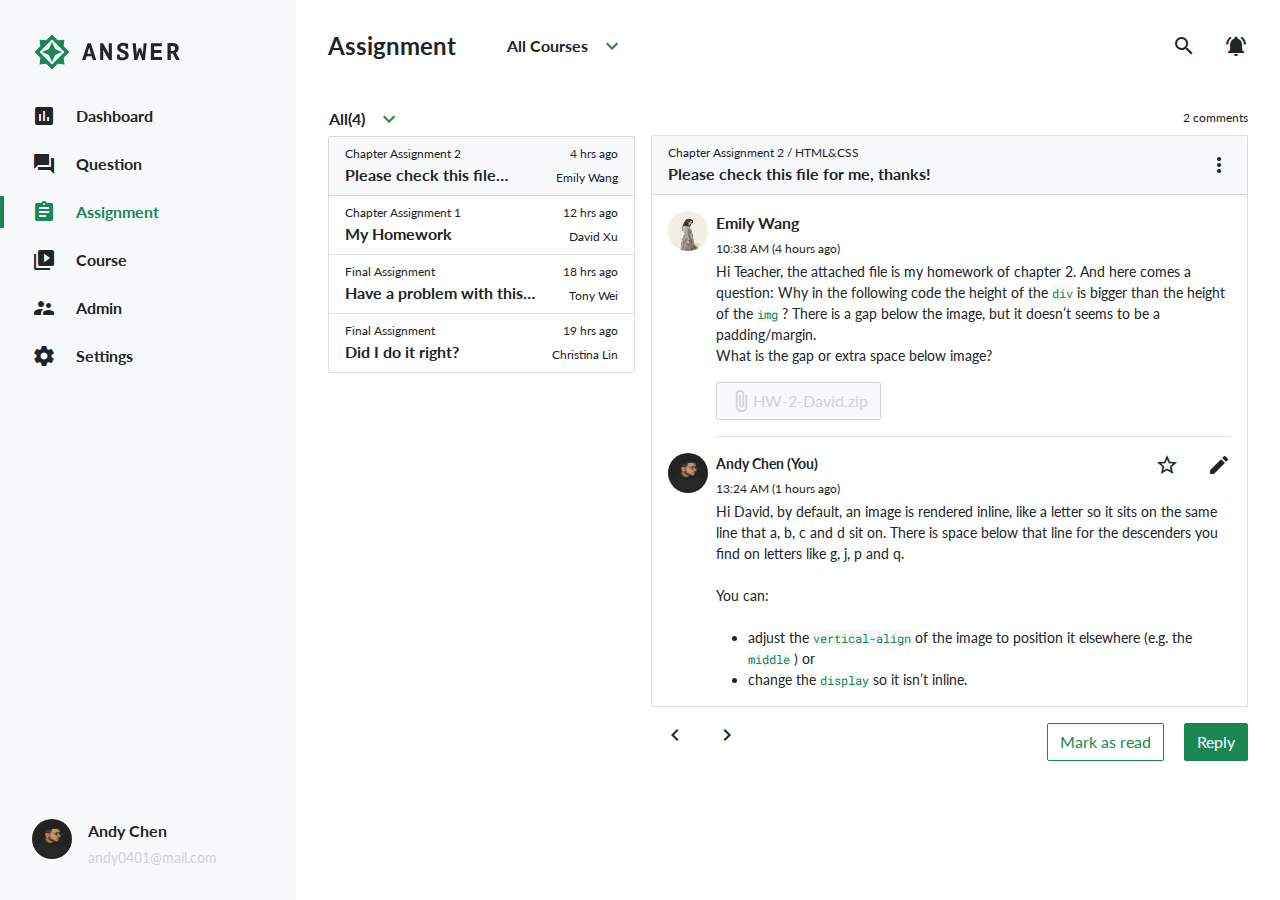
<file: index.html>
<!DOCTYPE html>
<html lang="en">

  <head>
    <meta charset="UTF-8">
    <meta name="viewport" content="width=device-width, initial-scale=1.0">
    <meta http-equiv="X-UA-Compatible" content="ie=edge">
    <title>Boostrap Index</title>
    <!-- google fonts -->
    <link rel="preconnect" href="https://fonts.googleapis.com">
    <link rel="preconnect" href="https://fonts.gstatic.com" crossorigin>
    <link href="https://fonts.googleapis.com/css2?family=Lato:ital,wght@0,400;0,700;1,400;1,700&family=Roboto+Mono:ital@0;1&display=swap" rel="stylesheet">
    <!-- google Material design icons -->
    <link href="https://fonts.googleapis.com/icon?family=Material+Icons" rel="stylesheet">
    <link href="https://fonts.googleapis.com/icon?family=Material+Icons+Outlined" rel="stylesheet">
    <!-- font-awesome -->
    <link rel="stylesheet" href="https://cdnjs.cloudflare.com/ajax/libs/font-awesome/5.13.0/css/all.min.css" />
    <!-- ckeditor5 CDN -->
    <script src="https://cdn.ckeditor.com/ckeditor5/35.0.1/classic/ckeditor.js"></script>
    <link rel="stylesheet" href="./assets/style/all.css">
  </head>

  <body>
    <aside class="bg-light text-dark vh-100 d-flex flex-column justify-content-between py-8">
      <nav>
        <h1 class="lh-0 mb-5">
          <a class="d-inline-block ps-8" href="index.html">
            <img src="./assets/images/logo-ANSWER.svg" alt="logo-ANSWER">
          </a>
        </h1>
        <ul class="nav list-unstyled flex-column">
          <li class="nav-item">
            <a id="link-dashboard" class="nav-link link-dark" href="#">
              <span class="material-icons">
                assessment
              </span>
              <span class="fw-bold ms-4">
                Dashboard
              </span>
            </a>
          </li>
          <li class="nav-item">
            <a id="link-question" class="nav-link link-dark" href="#">
              <span class="material-icons">
                question_answer
              </span>
              <span class="fw-bold ms-4">
                Question
              </span>
            </a>
          </li>
          <li class="nav-item">
            <a id="link-assignment" class="nav-link link-dark active" href="index.html">
              <span class="material-icons">
                assignment
              </span>
              <span class="fw-bold ms-4">
                Assignment
              </span>
            </a>
          </li>
          <li class="nav-item">
            <a id="link-course" class="nav-link link-dark" href="#">
              <span class="material-icons">
                video_library
              </span>
              <span class="fw-bold ms-4">
                Course
              </span>
            </a>
          </li>
          <li class="nav-item">
            <a id="link-admin" class="nav-link link-dark" href="admin.html">
              <span class="material-icons">
                supervisor_account
              </span>
              <span class="fw-bold ms-4">
                Admin  
              </span>
            </a>
          </li>
          <li class="nav-item">
            <a id="link-settings" class="nav-link link-dark" href="#">
              <span class="material-icons">
                settings
              </span>
              <span class="fw-bold ms-4">
                Settings
              </span>
            </a>
          </li>
        </ul>
      </nav>
      <div class="d-flex ps-8">
        <img class="account-photo-size rounded-circle" src="./assets/images/photo-Andy.png" alt="account-photo">
        <div class="ms-4">
          <p class="fw-bold mb-1">Andy Chen</p>
          <p class="fs-7 text-gray-400">andy0401@mail.com</p>
        </div>
      </div>
    </aside>
    <main class="py-8">
      
<div class="container px-8">
  <header class="d-flex justify-content-between align-items-center pb-8 mb-3">
    <div class="d-flex">
      <h2 class="fs-4 fw-bold mb-0">Assignment</h2>
      <div class="dropdown ms-12_5">
        <button class="btn fw-bold p-0" type="button" id="btn-menu-all-courses" data-bs-toggle="dropdown" 
        aria-haspopup="true"
        aria-expanded="false"
        >
          All Courses
          <span class="material-icons text-success ms-2">
            expand_more
          </span>
        </button>
        <ul class="dropdown-menu" aria-labelledby="btn-menu-all-courses">
          <li><a class="dropdown-item" href="#">Action</a></li>
          <li><a class="dropdown-item" href="#">Another action</a></li>
          <li><a class="dropdown-item" href="#">Something else here</a></li>
        </ul>
      </div>
    </div>
    <div>
      <a class="d-inline-block" href="#">
        <span class="material-icons">
          search
        </span>
      </a>
      <a class="d-inline-block ms-6" href="#">
        <span class="material-icons">
          notifications_active
        </span>        
      </a>
    </div>
  </header>
  <div class="row mx-0">
    <section class="col-4 px-0">
      <div class="dropdown mb-1">
        <button class="btn fw-bold p-0" type="button" id="btn-menu-all-courses" data-bs-toggle="dropdown" 
        aria-haspopup="true"
        aria-expanded="false"
        >
          All(4)
          <span class="material-icons text-success ms-2">
            expand_more
          </span>
        </button>
        <ul class="dropdown-menu" aria-labelledby="btn-menu-all-courses">
          <li><a class="dropdown-item" href="#">All</a></li>
          <li><a class="dropdown-item" href="#">Chapter Assignment 1</a></li>
          <li><a class="dropdown-item" href="#">Chapter Assignment 2</a></li>
          <li><a class="dropdown-item" href="#">Final Assignment</a></li>
        </ul>
      </div>
      <ul class="list-group">
        <li class="list-group-item bg-light">
          <div class="d-flex justify-content-between align-items-end">
            <p class="fs-8">
              Chapter Assignment 2
            </p>
            <span class="fs-8">
              4 hrs ago
            </span>
          </div>
          <div class="d-flex justify-content-between align-items-end">
            <p class="fw-bold">
              Please check this file…
            </p>
            <span class="fs-8 text-gray">
              Emily Wang
            </span>
          </div>
        </li>
        <li class="list-group-item">
          <div class="d-flex justify-content-between align-items-end">
            <p class="fs-8">
              Chapter Assignment 1
            </p>
            <span class="fs-8">
              12 hrs ago
            </span>
          </div>
          <div class="d-flex justify-content-between align-items-end">
            <p class="fw-bold">
              My Homework
            </p>
            <span class="fs-8 text-gray">
              David Xu
            </span>
          </div>
        </li>
        <li class="list-group-item">
          <div class="d-flex justify-content-between align-items-end">
            <p class="fs-8">
              Final Assignment
            </p>
            <span class="fs-8">
              18 hrs ago
            </span>
          </div>
          <div class="d-flex justify-content-between align-items-end">
            <p class="fw-bold">
              Have a problem with this…
            </p>
            <span class="fs-8 text-gray">
              Tony Wei
            </span>
          </div>
        </li>
        <li class="list-group-item">
          <div class="d-flex justify-content-between align-items-end">
            <p class="fs-8">
              Final Assignment
            </p>
            <span class="fs-8">
              19 hrs ago
            </span>
          </div>
          <div class="d-flex justify-content-between align-items-end">
            <p class="fw-bold">
              Did I do it right?
            </p>
            <span class="fs-8 text-gray">
              Christina Lin
            </span>
          </div>
        </li>
      </ul>
    </section>
    <section class="col-8 ps-4 pe-0">
      <p class="fs-8 text-gray text-end pt-1 mb-2">
        2 comments
      </p>
      <div class="card mb-4">
        <div class="card-header bg-light d-flex justify-content-between align-items-center">
          <div>
            <p class="fs-8">
              Chapter Assignment 2 / HTML&CSS
            </p>
            <p class="fw-bold">
              Please check this file for me, thanks!
            </p>
          </div>
          <a href="#">
            <span class="material-icons">
              more_vert
            </span>
          </a>
        </div>
        <div class="card-body">
          <article class="d-flex mb-4">
            <div>
              <img class="account-photo-size rounded-circle" src="./assets/images/photo-Emily.png">
            </div>
            <div class="border-bottom pb-4 ms-2">
              <p class="fw-bold">Emily Wang</p>
              <time class="fs-8 lh-lg text-gray mb-4">10:38 AM (4 hours ago)</time>
              <div class="fs-7">
                <p class="mb-4">
                  Hi Teacher, the attached file is my homework of chapter 2. And here comes a question: Why in the following code the height of the <code class="font-mono bg-light text-success">div</code> is bigger than the height of the <code class="font-mono bg-light text-success">img</code> ? There is a gap below the image, but it doesn’t seems to be a padding/margin.<br>What is the gap or extra space below image?
                </p>
                <a href="#" class="btn btn-outline-gray-400 bg-light" download="HW-2-David.zip"><span
                  class="material-icons">
                  attach_file
                </span>HW-2-David.zip</a>
              </div>
            </div>
          </article>
          <article class="answer d-flex">
            <div>
              <img class="account-photo-size rounded-circle" src="./assets/images/photo-Andy.png" alt="account-photo">
            </div>
            <div class="fs-7 ms-2">
              <div class="d-flex justify-content-between">
                <p class="fw-bold">Andy Chen (You)</p>
                <div>
                  <a href="#">
                    <span class="material-icons-outlined">
                      star_outline
                    </span>
                  </a>
                  <a href="#">
                    <span class="material-icons ms-6">
                      edit
                    </span>
                  </a>
                </div>
              </div>
              <time class="fs-8 lh-lg text-gray mb-4">13:24 AM (1 hours ago)</time>
              <p class="fs-7">
                Hi David, by default, an image is rendered inline, like a letter so it sits on the same line that a, b, c and d sit on. There is space below that line for the descenders you find on letters like g, j, p and q.
                <br><br>You can:
              </p>
              <br>
              <ul class="mb-0">
                <li>
                  adjust the <code class="font-mono bg-light text-success">vertical-align</code> of the image to position it elsewhere (e.g. the <code class="font-mono bg-light text-success">middle</code> ) or
                </li>
                <li>
                  change the <code class="font-mono bg-light text-success">display</code> so it isn’t inline.
                </li>
              </ul>
            </div>
          </article>
        </div>
        <div class="reply-editor collapse" id="reply-editor">
          <div id="editor"></div>
        </div>
      </div>
      <footer class="d-flex justify-content-between">
        <div>
          <a class="p-3" class="#" href="#">
            <span class="material-icons">
              chevron_left
            </span>
          </a>
          <a class="p-3" href="#">
            <span class="material-icons">
              chevron_right
            </span>
          </a>
        </div>
        <div>
          <button id="btn-mark" type="button" class="btn btn-outline-success">Mark as read</button>
          <button id="btn-cancel" type="button" class="btn btn-outline-success d-none"
          data-bs-toggle="collapse"
          data-bs-target="#reply-editor"
          aria-expanded="false"
          aria-controls="reply-editor"
          >Cancel
          </button>
          <button
          id="btn-reply"
          type="button"
          class="btn btn-success ms-4"
          data-bs-toggle="collapse"
          data-bs-target="#reply-editor"
          aria-expanded="false"
          aria-controls="reply-editor"
          >
            Reply
          </button>
          <button
          id="btn-reply-submit"
          type="button"
          class="btn btn-success ms-4 d-none"
          >
            Reply
          </button>
        </div>
      </footer>
    </section>
  </div>
</div>

<!-- ckeditor5 -->
<script>
  ClassicEditor
          .create( document.querySelector( '#editor' ) )
          .then( editor => {
                  console.log( editor );
          } )
          .catch( error => {
                  console.error( error );
          } );
</script>

<style>
  .ck-editor__editable[role="textbox"] {
      /* editing area */
      min-height: 200px;
  }
  .ck-content .image {
      /* block images */
      max-width: 80%;
      margin: 20px auto;
  }
</style>
<!-- ckeditor5 end -->
    </main>

    <script src="./assets/js/vendors.js"></script>
    <script src="./assets/js/all.js"></script>
  </body>

</html>
</file>
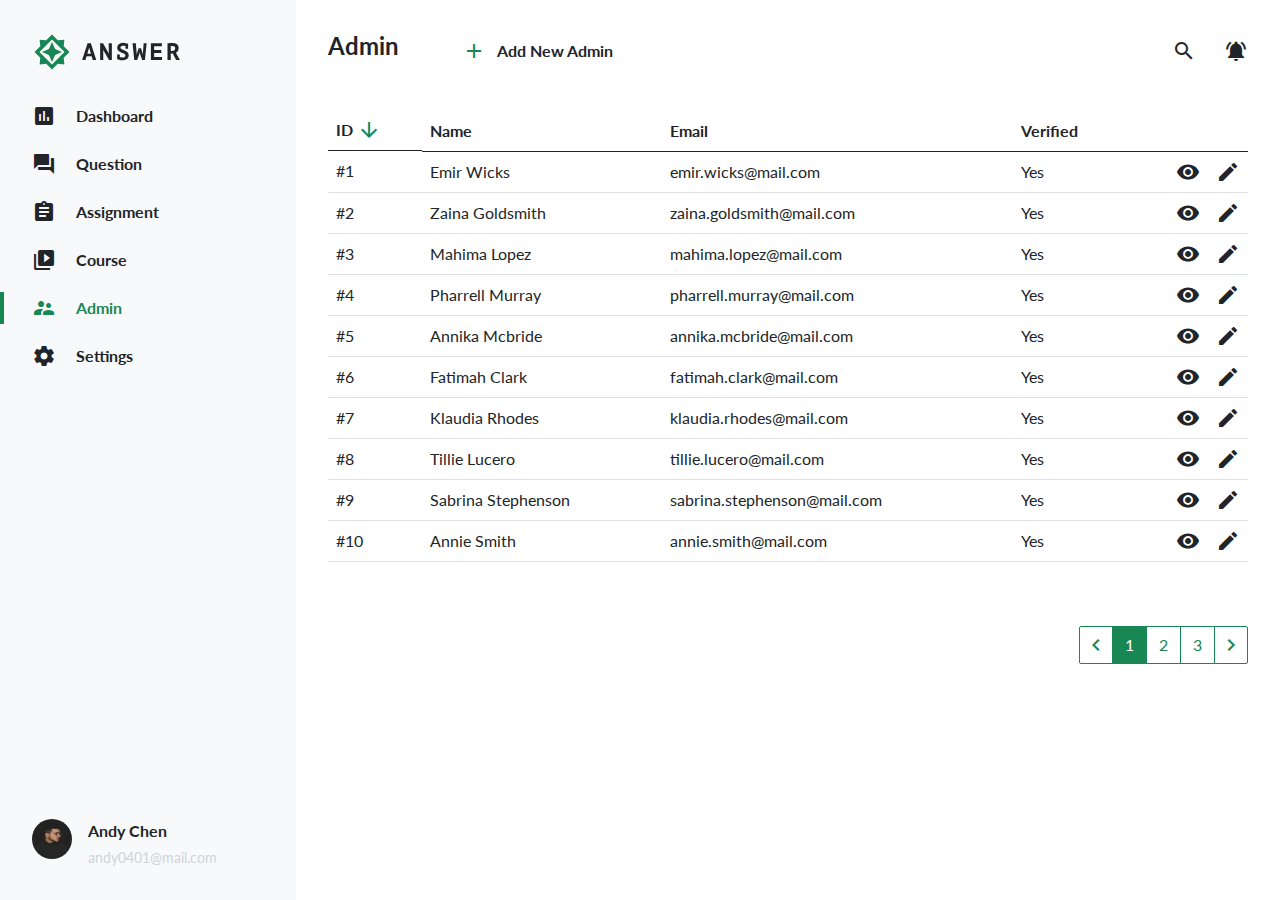
<file: admin.html>
<!DOCTYPE html>
<html lang="en">

  <head>
    <meta charset="UTF-8">
    <meta name="viewport" content="width=device-width, initial-scale=1.0">
    <meta http-equiv="X-UA-Compatible" content="ie=edge">
    <title>Admin</title>
    <!-- google fonts -->
    <link rel="preconnect" href="https://fonts.googleapis.com">
    <link rel="preconnect" href="https://fonts.gstatic.com" crossorigin>
    <link href="https://fonts.googleapis.com/css2?family=Lato:ital,wght@0,400;0,700;1,400;1,700&family=Roboto+Mono:ital@0;1&display=swap" rel="stylesheet">
    <!-- google Material design icons -->
    <link href="https://fonts.googleapis.com/icon?family=Material+Icons" rel="stylesheet">
    <link href="https://fonts.googleapis.com/icon?family=Material+Icons+Outlined" rel="stylesheet">
    <!-- font-awesome -->
    <link rel="stylesheet" href="https://cdnjs.cloudflare.com/ajax/libs/font-awesome/5.13.0/css/all.min.css" />
    <!-- ckeditor5 CDN -->
    <script src="https://cdn.ckeditor.com/ckeditor5/35.0.1/classic/ckeditor.js"></script>
    <link rel="stylesheet" href="./assets/style/all.css">
  </head>

  <body>
    <aside class="bg-light text-dark vh-100 d-flex flex-column justify-content-between py-8">
      <nav>
        <h1 class="lh-0 mb-5">
          <a class="d-inline-block ps-8" href="index.html">
            <img src="./assets/images/logo-ANSWER.svg" alt="logo-ANSWER">
          </a>
        </h1>
        <ul class="nav list-unstyled flex-column">
          <li class="nav-item">
            <a id="link-dashboard" class="nav-link link-dark" href="#">
              <span class="material-icons">
                assessment
              </span>
              <span class="fw-bold ms-4">
                Dashboard
              </span>
            </a>
          </li>
          <li class="nav-item">
            <a id="link-question" class="nav-link link-dark" href="#">
              <span class="material-icons">
                question_answer
              </span>
              <span class="fw-bold ms-4">
                Question
              </span>
            </a>
          </li>
          <li class="nav-item">
            <a id="link-assignment" class="nav-link link-dark active" href="index.html">
              <span class="material-icons">
                assignment
              </span>
              <span class="fw-bold ms-4">
                Assignment
              </span>
            </a>
          </li>
          <li class="nav-item">
            <a id="link-course" class="nav-link link-dark" href="#">
              <span class="material-icons">
                video_library
              </span>
              <span class="fw-bold ms-4">
                Course
              </span>
            </a>
          </li>
          <li class="nav-item">
            <a id="link-admin" class="nav-link link-dark" href="admin.html">
              <span class="material-icons">
                supervisor_account
              </span>
              <span class="fw-bold ms-4">
                Admin  
              </span>
            </a>
          </li>
          <li class="nav-item">
            <a id="link-settings" class="nav-link link-dark" href="#">
              <span class="material-icons">
                settings
              </span>
              <span class="fw-bold ms-4">
                Settings
              </span>
            </a>
          </li>
        </ul>
      </nav>
      <div class="d-flex ps-8">
        <img class="account-photo-size rounded-circle" src="./assets/images/photo-Andy.png" alt="account-photo">
        <div class="ms-4">
          <p class="fw-bold mb-1">Andy Chen</p>
          <p class="fs-7 text-gray-400">andy0401@mail.com</p>
        </div>
      </div>
    </aside>
    <main class="py-8">
      
<div class="container px-8">
  <header class="d-flex justify-content-between align-items-center pb-8 mb-2">
    <div class="d-flex">
      <h2 class="fs-4 fw-bold mb-0">Admin</h2>
      <div class="dropdown ms-12_5">
        <!-- Button trigger modal -->
        <button type="button" class="btn fw-bold" data-bs-toggle="modal" data-bs-target="#modal-new-admin">
          <span class="material-icons text-success me-2">
            add
          </span>
          Add New Admin
        </button>
      </div>
    </div>
    <div>
      <a class="d-inline-block" href="#">
        <span class="material-icons">
          search
        </span>
      </a>
      <a class="d-inline-block ms-6" href="#">
        <span class="material-icons">
          notifications_active
        </span>        
      </a>
    </div>
  </header>

  <table class="table table-hover mb-16">
    <thead>
      <tr>
        <th scope="col" class="d-flex align-items-center">ID <span class="material-icons arrow-down text-success ms-1">
    arrow_downward
    </span> 
        </th>
        <th scope="col">Name</th>
        <th scope="col">Email</th>
        <th scope="col">Verified</th>
        <th scope="col"> </th>
      </tr>
    </thead>
    <tbody>
      <tr>
        <td scope="row">#1</td>
        <td>Emir Wicks</td>
        <td>emir.wicks@mail.com</td>
        <td>Yes</td>
        <td class="d-flex justify-content-end">
          <a href="#" class="link-dark me-4" data-bs-toggle="modal" data-bs-target="#modal-personal-info">
            <span class="material-icons">
            visibility
            </span>        
          </a>
          <a href="#" class="link-dark" data-bs-toggle="modal" data-bs-target="#modal-edit-admin">
  <span class="material-icons">
  mode_edit
  </span>
          </a>
        </td>
      </tr>
      <tr>
        <td scope="row">#2</td>
        <td>Zaina Goldsmith</td>
        <td>zaina.goldsmith@mail.com</td>
        <td>Yes</td>
        <td class="d-flex justify-content-end">
          <span class="material-icons me-4">
            visibility
          </span>      
          <span class="material-icons">
          mode_edit
          </span>
        </td>        
      </tr>
      <tr>
        <td scope="row">#3</td>
        <td>Mahima Lopez</td>
        <td>mahima.lopez@mail.com</td>
        <td>Yes</td>
        <td class="d-flex justify-content-end">
          <span class="material-icons me-4">
            visibility
          </span>      
          <span class="material-icons">
          mode_edit
          </span>
        </td>
      </tr>
          <tr>
        <td scope="row">#4</td>
        <td>Pharrell Murray</td>
        <td>pharrell.murray@mail.com</td>
            <td>Yes</td>
        <td class="d-flex justify-content-end">
          <span class="material-icons me-4">
            visibility
          </span>      
          <span class="material-icons">
          mode_edit
          </span>
        </td>          
      </th>
          <tr>
        <td scope="row">#5</td>
        <td>Annika Mcbride</td>
        <td>annika.mcbride@mail.com</td>
        <td>Yes</td>
        <td class="d-flex justify-content-end">
          <span class="material-icons me-4">
            visibility
          </span>      
          <span class="material-icons">
          mode_edit
          </span>
        </td>
      </tr>
      <tr>
        <td scope="row">#6</td>
        <td>Fatimah Clark</td>
        <td>fatimah.clark@mail.com</td>
        <td>Yes</td>
        <td class="d-flex justify-content-end">
          <span class="material-icons me-4">
            visibility
          </span>      
          <span class="material-icons">
          mode_edit
          </span>
        </td>
      </tr>
          <tr>
        <td scope="row">#7</td>
        <td>Klaudia Rhodes</td>
        <td>klaudia.rhodes@mail.com</td>
        <td>Yes</td>
        <td class="d-flex justify-content-end">
          <span class="material-icons me-4">
            visibility
          </span>      
          <span class="material-icons">
          mode_edit
          </span>
        </td>
      </tr>
          <tr>
        <td scope="row">#8</td>
        <td>Tillie Lucero</td>
        <td>tillie.lucero@mail.com</td>
        <td>Yes</td>
        <td class="d-flex justify-content-end">
          <span class="material-icons me-4">
            visibility
          </span>      
          <span class="material-icons">
          mode_edit
          </span>
        </td>
      </tr>
        <tr>
        <td scope="row">#9</td>
        <td>Sabrina Stephenson</td>
        <td>sabrina.stephenson@mail.com</td>
        <td>Yes</td>
        <td class="d-flex justify-content-end">
          <span class="material-icons me-4">
            visibility
          </span>      
          <span class="material-icons">
          mode_edit
          </span>
        </td>
      </tr>
      <tr>
        <td scope="row">#10</td>
        <td>Annie Smith</td>
        <td>annie.smith@mail.com</td>
        <td>Yes</td>
        <td class="d-flex justify-content-end">
          <span class="material-icons me-4">
            visibility
          </span>      
          <span class="material-icons">
          mode_edit
          </span>
        </td>
      </tr>
    </tbody>
  </table>
  <pagination class="d-flex justify-content-end" aria-label="Page navigation example">
    <ul class="pagination">
      <li class="page-item">
        <a class="page-link text-success px-1" href="#" aria-label="Previous">
          <span class="material-icons">
            navigate_before
          </span>
        </a>
      </li>
      <li class="page-item active" aria-current="page"><a class="page-link" href="#">1</a></li>
      <li class="page-item"><a class="page-link" href="#">2</a></li>
      <li class="page-item"><a class="page-link" href="#">3</a></li>
      <li class="page-item">
        <a class="page-link text-success px-1" href="#" aria-label="Next">
          <span class="material-icons">
            navigate_next
          </span>
        </a>
      </li>
    </ul>
  </pagination>
</div>

<!-- Modal-New Admin -->
<div class="modal fade" id="modal-new-admin" tabindex="-1" aria-labelledby="modal-new-admin" aria-hidden="true">
  <div class="modal-dialog modal-dialog-scrollable">
    <div class="modal-content">
      <div class="modal-header border-0">
        <h3 class="modal-title" id="exampleModalLabel">New Admin</h3>
        <button type="button" class="btn-close" data-bs-dismiss="modal" aria-label="Close"></button>
      </div>
      <div class="modal-body">
        <div>
          <form>
            <div class="pb-6 border-bottom mb-6">
              <h4 class="fs-5 fw-bold">Account</h4>
              <div class="mb-4">
                <label for="adminleInputName" class="form-label">Name</label>
                <input type="name" class="form-control border-dark" id="adminleInputName">
              </div>
              <div>
                <label for="adminInputEmail" class="form-label">Email</label>
                <input type="email" class="form-control border-dark" id="adminInputEmail" aria-describedby="emailHelp">
                <!-- <div id="emailHelp" class="form-text">We'll never share your email with anyone else.</div> -->
              </div>
            </div>
            <div class="pb-6 border-bottom mb-6">
              <h4 class="fs-5 fw-bold mb-4">Verification</h4>
              <p class="mb-4">
                <span class="material-icons text-danger me-2">
                  report_problem
                </span>
                Unverified
              </p>
              <button type="submit" class="btn btn-outline-gray-400 text-success fw-bold w-100">Send Verification Mail</button>
            </div>
            <div class="pb-6 border-bottom mb-6">
              <h4 class="fs-5 fw-bold mb-4">Access Level</h4>
              <select class="form-select text-secondary" aria-label="Default select example">
                <option selected>-Choose access level-</option>
                <option value="1">Admin</option>
                <option value="2">Member</option>
                <option value="3">Others</option>
              </select>
            </div>
            <div class="mb-9">
              <h4 class="fs-5 fw-bold mb-4">Custom Access</h4>
              <div class="form-check mb-4">
                <input class="form-check-input" type="checkbox" value="" id="flexCheckDefault">
                <label class="form-check-label" for="flexCheckDefault">
                  Lecture
                </label>
              </div>
              <div class="form-check mb-4">
                <input class="form-check-input" type="checkbox" value="" id="flexCheckChecked">
                <label class="form-check-label" for="flexCheckChecked">
                  Coupon
                </label>
              </div>
              <div class="form-check mb-4">
                <input class="form-check-input" type="checkbox" value="" id="flexCheckChecked">
                <label class="form-check-label" for="flexCheckChecked">
                  Message
                </label>
              </div>
              <div class="form-check mb-4">
                <input class="form-check-input" type="checkbox" value="" id="flexCheckChecked">
                <label class="form-check-label" for="flexCheckChecked">
                  Setting
                </label>
              </div>
              <div class="form-check">
                <input class="form-check-input" type="checkbox" value="" id="flexCheckChecked">
                <label class="form-check-label" for="flexCheckChecked">
                  Task Menu
                </label>
              </div>
            </div>
          </form>
        </div>
      </div>
      <div class="modal-footer border-0">
        <button type="button" class="btn btn-outline-success px-8 py-2" data-bs-dismiss="modal">Cancel</button>
        <button type="button" class="btn btn-success ms-4 px-8 py-2">Add</button>
      </div>
    </div>
  </div>
</div>

<!-- Modal-Edit Admin -->
<div class="modal fade" id="modal-edit-admin" tabindex="-1" aria-labelledby="modal-edit-admin" aria-hidden="true">
  <div class="modal-dialog modal-dialog-scrollable">
    <div class="modal-content">
      <div class="modal-header border-0">
        <h3 class="modal-title" id="exampleModalLabel">Edit Admin</h3>
        <button type="button" class="btn-close" data-bs-dismiss="modal" aria-label="Close"></button>
      </div>
      <div class="modal-body">
        <div>
          <form>
            <div class="pb-6 border-bottom mb-6">
              <h4 class="fs-5 fw-bold">Account</h4>
              <div class="mb-4">
                <label for="adminleInputName" class="form-label">Name</label>
                <input type="name" class="form-control text-dark border-light bg-light" id="adminleInputName" placeholder="Emir Wicks" disabled>
              </div>
              <div>
                <label for="adminInputEmail" class="form-label">Email</label>
                <input type="email" class="form-control text-dark border-light bg-light" id="adminInputEmail" placeholder="emir.wicks@mail.com" disabled>
              </div>
            </div>
            <div class="pb-6 border-bottom mb-6">
              <h4 class="fs-5 fw-bold mb-4">Verification</h4>
              <div class="d-flex justify-content-between align-items-center">
                <p class="mb-4">
                  <span class="material-icons text-success me-2">
                    check_circle
                  </span>
                  Verified
                </p>
                <span class="fs-7">2020/4/12</span>
              </div>
              <button type="submit" class="btn btn-outline-gray-400 text-gray-400 fw-bold w-100" disabled>Send Verification Mail</button>
            </div>
            <div class="pb-6 border-bottom mb-6">
              <h4 class="fs-5 fw-bold mb-4">Access Level</h4>
              <select class="form-select text-dark border-dark" aria-label="Default select example">
                <option selected>Admin</option>
                <option value="1">Admin</option>
                <option value="2">Member</option>
                <option value="3">Others</option>
              </select>
            </div>
            <div class="pb-6 border-bottom mb-6">
              <h4 class="fs-5 fw-bold mb-4">Custom Access</h4>
              <div class="form-check mb-4">
                <input class="form-check-input" type="checkbox" value="" id="flexCheckDefault">
                <label class="form-check-label" for="flexCheckDefault">
                  Lecture
                </label>
              </div>
              <div class="form-check mb-4">
                <input class="form-check-input" type="checkbox" value="" id="flexCheckChecked">
                <label class="form-check-label" for="flexCheckChecked">
                  Coupon
                </label>
              </div>
              <div class="form-check mb-4">
                <input class="form-check-input" type="checkbox" value="" id="flexCheckChecked">
                <label class="form-check-label" for="flexCheckChecked">
                  Message
                </label>
              </div>
              <div class="form-check mb-4">
                <input class="form-check-input" type="checkbox" value="" id="flexCheckChecked">
                <label class="form-check-label" for="flexCheckChecked">
                  Setting
                </label>
              </div>
              <div class="form-check">
                <input class="form-check-input" type="checkbox" value="" id="flexCheckChecked">
                <label class="form-check-label" for="flexCheckChecked">
                  Task Menu
                </label>
              </div>
            </div>
            <div class="mb-12">
              <h4 class="fs-5 fw-bold mb-4">Deactivate Account</h4>
              <p class="mb-4">
                <span class="material-icons text-danger me-2">
                  report_problem
                </span>
                This cannot be undone!
              </p>
              <button type="button" class="btn btn-outline-danger text-danger fw-bold w-100" disabled>Send Verification Mail</button>
            </div>
          </form>
        </div>
      </div>
      <div class="modal-footer border-0">
        <button type="button" class="btn btn-outline-success px-8 py-2" data-bs-dismiss="modal">Cancel</button>
        <button type="button" class="btn btn-success ms-4 px-8 py-2">Update</button>
      </div>
    </div>
  </div>
</div>

<!-- Modal-Personal info -->
<div class="modal fade" id="modal-personal-info" tabindex="-1" aria-labelledby="modal-personal-info" aria-hidden="true">
  <div class="modal-dialog">
    <div class="modal-content">
      <div class="modal-body">
        <div class="row g-0">
          <div class="col-md-4">
            <img class="personal-photo" src="./assets/images/photo-personal.png" alt="photo-Wicks">
          </div>
          <div class="col-md-8">
            <div class="d-flex justify-content-between mb-2">
              <span>#1</span>
              <button type="button" class="btn-close" data-bs-dismiss="modal" aria-label="Close"></button>
            </div>
            <p>Admin</p>
            <h3 class="fs-4 mb-2">Emir Wicks</h3>
            <small class="fs-7 text-secondary mb-4">emir.wicks@mail.com</small>
            <div class="accordion accordion-flush" id="accordionFlushExample">
              <div class="accordion-item">
                <h4 class="accordion-header" id="flush-headingOne">
                  <button class="accordion-button collapsed p-0" type="button" data-bs-toggle="collapse" data-bs-target="#flush-collapseOne" aria-expanded="false" aria-controls="flush-collapseOne">
                    <mark class="bg-light fs-7 px-2 py-1">Verified</mark>
                  </button>
                </h4>
                <div id="flush-collapseOne" class="accordion-collapse collapse" aria-labelledby="flush-headingOne" data-bs-parent="#accordionFlushExample">
                  <div class="accordion-body px-0 py-8 text-end">
                    <button type="button" class="btn btn-outline-danger px-8 py-2">Deactivate</button>
                    <button type="button" class="btn btn-success ms-4 px-8 py-2">Edit</button>
                </div>
              </div>
          </div>
        </div>
      </div>
    </div>
  </div>
</div>
    </main>

    <script src="./assets/js/vendors.js"></script>
    <script src="./assets/js/all.js"></script>
  </body>

</html>
</file>
<file: assets/style/all.css>
@charset "UTF-8";
/* 自定義 */
/* 自定義 */
/* 自定義 */
/*!
 * Bootstrap v5.0.2 (https://getbootstrap.com/)
 * Copyright 2011-2021 The Bootstrap Authors
 * Copyright 2011-2021 Twitter, Inc.
 * Licensed under MIT (https://github.com/twbs/bootstrap/blob/main/LICENSE)
 */
:root {
  --bs-blue: #0d6efd;
  --bs-indigo: #6610f2;
  --bs-purple: #6f42c1;
  --bs-pink: #d63384;
  --bs-red: #dc3545;
  --bs-orange: #fd7e14;
  --bs-yellow: #ffc107;
  --bs-green: #198754;
  --bs-teal: #20c997;
  --bs-cyan: #0dcaf0;
  --bs-white: #fff;
  --bs-gray: #6c757d;
  --bs-gray-dark: #343a40;
  --bs-gray-400: #ced4da;
  --bs-primary: #198754;
  --bs-secondary: #6c757d;
  --bs-success: #198754;
  --bs-info: #0dcaf0;
  --bs-warning: #ffc107;
  --bs-danger: #dc3545;
  --bs-light: #f8f9fa;
  --bs-dark: #212529;
  --bs-gray-400: #ced4da;
  --bs-font-sans-serif: system-ui, -apple-system, "Segoe UI", Roboto, "Helvetica Neue", Arial, "Noto Sans", "Liberation Sans", sans-serif, "Apple Color Emoji", "Segoe UI Emoji", "Segoe UI Symbol", "Noto Color Emoji";
  --bs-font-monospace: SFMono-Regular, Menlo, Monaco, Consolas, "Liberation Mono", "Courier New", monospace;
  --bs-gradient: linear-gradient(180deg, rgba(255, 255, 255, 0.15), rgba(255, 255, 255, 0));
}

*,
*::before,
*::after {
  -webkit-box-sizing: border-box;
          box-sizing: border-box;
}

@media (prefers-reduced-motion: no-preference) {
  :root {
    scroll-behavior: smooth;
  }
}

body {
  margin: 0;
  font-family: var(--bs-font-sans-serif);
  font-size: 1rem;
  font-weight: 400;
  line-height: 1.5;
  color: #212529;
  background-color: #fff;
  -webkit-text-size-adjust: 100%;
  -webkit-tap-highlight-color: rgba(0, 0, 0, 0);
}

hr {
  margin: 1rem 0;
  color: inherit;
  background-color: currentColor;
  border: 0;
  opacity: 0.25;
}

hr:not([size]) {
  height: 1px;
}

h1, .h1, h2, .h2, h3, .h3, h4, .h4, h5, .h5, h6, .h6 {
  margin-top: 0;
  margin-bottom: 0.5rem;
  font-weight: 500;
  line-height: 1.2;
}

h1, .h1 {
  font-size: calc(1.375rem + 1.5vw);
}

@media (min-width: 1200px) {
  h1, .h1 {
    font-size: 2.5rem;
  }
}

h2, .h2 {
  font-size: calc(1.325rem + 0.9vw);
}

@media (min-width: 1200px) {
  h2, .h2 {
    font-size: 2rem;
  }
}

h3, .h3 {
  font-size: calc(1.3rem + 0.6vw);
}

@media (min-width: 1200px) {
  h3, .h3 {
    font-size: 1.75rem;
  }
}

h4, .h4 {
  font-size: calc(1.275rem + 0.3vw);
}

@media (min-width: 1200px) {
  h4, .h4 {
    font-size: 1.5rem;
  }
}

h5, .h5 {
  font-size: 1.25rem;
}

h6, .h6 {
  font-size: 1rem;
}

p {
  margin-top: 0;
  margin-bottom: 0;
}

abbr[title],
abbr[data-bs-original-title] {
  -webkit-text-decoration: underline dotted;
          text-decoration: underline dotted;
  cursor: help;
  -webkit-text-decoration-skip-ink: none;
          text-decoration-skip-ink: none;
}

address {
  margin-bottom: 1rem;
  font-style: normal;
  line-height: inherit;
}

ol,
ul {
  padding-left: 2rem;
}

ol,
ul,
dl {
  margin-top: 0;
  margin-bottom: 1rem;
}

ol ol,
ul ul,
ol ul,
ul ol {
  margin-bottom: 0;
}

dt {
  font-weight: 700;
}

dd {
  margin-bottom: .5rem;
  margin-left: 0;
}

blockquote {
  margin: 0 0 1rem;
}

b,
strong {
  font-weight: bolder;
}

small, .small {
  font-size: 0.875em;
}

mark, .mark {
  padding: 0.2em;
  background-color: #fcf8e3;
}

sub,
sup {
  position: relative;
  font-size: 0.75em;
  line-height: 0;
  vertical-align: baseline;
}

sub {
  bottom: -.25em;
}

sup {
  top: -.5em;
}

a {
  color: #198754;
  text-decoration: underline;
}

a:hover {
  color: #146c43;
}

a:not([href]):not([class]), a:not([href]):not([class]):hover {
  color: inherit;
  text-decoration: none;
}

pre,
code,
kbd,
samp {
  font-family: var(--bs-font-monospace);
  font-size: 1em;
  direction: ltr /* rtl:ignore */;
  unicode-bidi: bidi-override;
}

pre {
  display: block;
  margin-top: 0;
  margin-bottom: 1rem;
  overflow: auto;
  font-size: 0.875em;
}

pre code {
  font-size: inherit;
  color: inherit;
  word-break: normal;
}

code {
  font-size: 0.875em;
  color: #d63384;
  word-wrap: break-word;
}

a > code {
  color: inherit;
}

kbd {
  padding: 0.2rem 0.4rem;
  font-size: 0.875em;
  color: #fff;
  background-color: #212529;
  border-radius: 0.2rem;
}

kbd kbd {
  padding: 0;
  font-size: 1em;
  font-weight: 700;
}

figure {
  margin: 0 0 1rem;
}

img,
svg {
  vertical-align: middle;
}

table {
  caption-side: bottom;
  border-collapse: collapse;
}

caption {
  padding-top: 0.5rem;
  padding-bottom: 0.5rem;
  color: #6c757d;
  text-align: left;
}

th {
  text-align: inherit;
  text-align: -webkit-match-parent;
}

thead,
tbody,
tfoot,
tr,
td,
th {
  border-color: inherit;
  border-style: solid;
  border-width: 0;
}

label {
  display: inline-block;
}

button {
  border-radius: 0;
}

button:focus:not(:focus-visible) {
  outline: 0;
}

input,
button,
select,
optgroup,
textarea {
  margin: 0;
  font-family: inherit;
  font-size: inherit;
  line-height: inherit;
}

button,
select {
  text-transform: none;
}

[role="button"] {
  cursor: pointer;
}

select {
  word-wrap: normal;
}

select:disabled {
  opacity: 1;
}

[list]::-webkit-calendar-picker-indicator {
  display: none;
}

button,
[type="button"],
[type="reset"],
[type="submit"] {
  -webkit-appearance: button;
}

button:not(:disabled),
[type="button"]:not(:disabled),
[type="reset"]:not(:disabled),
[type="submit"]:not(:disabled) {
  cursor: pointer;
}

::-moz-focus-inner {
  padding: 0;
  border-style: none;
}

textarea {
  resize: vertical;
}

fieldset {
  min-width: 0;
  padding: 0;
  margin: 0;
  border: 0;
}

legend {
  float: left;
  width: 100%;
  padding: 0;
  margin-bottom: 0.5rem;
  font-size: calc(1.275rem + 0.3vw);
  line-height: inherit;
}

@media (min-width: 1200px) {
  legend {
    font-size: 1.5rem;
  }
}

legend + * {
  clear: left;
}

::-webkit-datetime-edit-fields-wrapper,
::-webkit-datetime-edit-text,
::-webkit-datetime-edit-minute,
::-webkit-datetime-edit-hour-field,
::-webkit-datetime-edit-day-field,
::-webkit-datetime-edit-month-field,
::-webkit-datetime-edit-year-field {
  padding: 0;
}

::-webkit-inner-spin-button {
  height: auto;
}

[type="search"] {
  outline-offset: -2px;
  -webkit-appearance: textfield;
}

/* rtl:raw:
[type="tel"],
[type="url"],
[type="email"],
[type="number"] {
  direction: ltr;
}
*/
::-webkit-search-decoration {
  -webkit-appearance: none;
}

::-webkit-color-swatch-wrapper {
  padding: 0;
}

::file-selector-button {
  font: inherit;
}

::-webkit-file-upload-button {
  font: inherit;
  -webkit-appearance: button;
}

output {
  display: inline-block;
}

iframe {
  border: 0;
}

summary {
  display: list-item;
  cursor: pointer;
}

progress {
  vertical-align: baseline;
}

[hidden] {
  display: none !important;
}

.lead {
  font-size: 1.25rem;
  font-weight: 300;
}

.display-1 {
  font-size: calc(1.625rem + 4.5vw);
  font-weight: 300;
  line-height: 1.2;
}

@media (min-width: 1200px) {
  .display-1 {
    font-size: 5rem;
  }
}

.display-2 {
  font-size: calc(1.575rem + 3.9vw);
  font-weight: 300;
  line-height: 1.2;
}

@media (min-width: 1200px) {
  .display-2 {
    font-size: 4.5rem;
  }
}

.display-3 {
  font-size: calc(1.525rem + 3.3vw);
  font-weight: 300;
  line-height: 1.2;
}

@media (min-width: 1200px) {
  .display-3 {
    font-size: 4rem;
  }
}

.display-4 {
  font-size: calc(1.475rem + 2.7vw);
  font-weight: 300;
  line-height: 1.2;
}

@media (min-width: 1200px) {
  .display-4 {
    font-size: 3.5rem;
  }
}

.display-5 {
  font-size: calc(1.425rem + 2.1vw);
  font-weight: 300;
  line-height: 1.2;
}

@media (min-width: 1200px) {
  .display-5 {
    font-size: 3rem;
  }
}

.display-6 {
  font-size: calc(1.375rem + 1.5vw);
  font-weight: 300;
  line-height: 1.2;
}

@media (min-width: 1200px) {
  .display-6 {
    font-size: 2.5rem;
  }
}

.list-unstyled {
  padding-left: 0;
  list-style: none;
}

.list-inline {
  padding-left: 0;
  list-style: none;
}

.list-inline-item {
  display: inline-block;
}

.list-inline-item:not(:last-child) {
  margin-right: 0.5rem;
}

.initialism {
  font-size: 0.875em;
  text-transform: uppercase;
}

.blockquote {
  margin-bottom: 1rem;
  font-size: 1.25rem;
}

.blockquote > :last-child {
  margin-bottom: 0;
}

.blockquote-footer {
  margin-top: -1rem;
  margin-bottom: 1rem;
  font-size: 0.875em;
  color: #6c757d;
}

.blockquote-footer::before {
  content: "\2014\00A0";
}

.img-fluid {
  max-width: 100%;
  height: auto;
}

.img-thumbnail {
  padding: 0.25rem;
  background-color: #fff;
  border: 1px solid #dee2e6;
  border-radius: 0.125rem;
  max-width: 100%;
  height: auto;
}

.figure {
  display: inline-block;
}

.figure-img {
  margin-bottom: 0.5rem;
  line-height: 1;
}

.figure-caption {
  font-size: 0.875em;
  color: #6c757d;
}

.container,
.container-fluid,
.container-sm,
.container-md,
.container-lg,
.container-xl,
.container-xxl {
  width: 100%;
  padding-right: var(--bs-gutter-x, 0.75rem);
  padding-left: var(--bs-gutter-x, 0.75rem);
  margin-right: auto;
  margin-left: auto;
}

@media (min-width: 576px) {
  .container, .container-sm {
    max-width: 540px;
  }
}

@media (min-width: 768px) {
  .container, .container-sm, .container-md {
    max-width: 720px;
  }
}

@media (min-width: 992px) {
  .container, .container-sm, .container-md, .container-lg {
    max-width: 960px;
  }
}

@media (min-width: 1200px) {
  .container, .container-sm, .container-md, .container-lg, .container-xl {
    max-width: 1140px;
  }
}

@media (min-width: 1400px) {
  .container, .container-sm, .container-md, .container-lg, .container-xl, .container-xxl {
    max-width: 1320px;
  }
}

.row {
  --bs-gutter-x: 1.5rem;
  --bs-gutter-y: 0;
  display: -webkit-box;
  display: -ms-flexbox;
  display: flex;
  -ms-flex-wrap: wrap;
      flex-wrap: wrap;
  margin-top: calc(var(--bs-gutter-y) * -1);
  margin-right: calc(var(--bs-gutter-x) * -.5);
  margin-left: calc(var(--bs-gutter-x) * -.5);
}

.row > * {
  -ms-flex-negative: 0;
      flex-shrink: 0;
  width: 100%;
  max-width: 100%;
  padding-right: calc(var(--bs-gutter-x) * .5);
  padding-left: calc(var(--bs-gutter-x) * .5);
  margin-top: var(--bs-gutter-y);
}

.col {
  -webkit-box-flex: 1;
      -ms-flex: 1 0 0%;
          flex: 1 0 0%;
}

.row-cols-auto > * {
  -webkit-box-flex: 0;
      -ms-flex: 0 0 auto;
          flex: 0 0 auto;
  width: auto;
}

.row-cols-1 > * {
  -webkit-box-flex: 0;
      -ms-flex: 0 0 auto;
          flex: 0 0 auto;
  width: 100%;
}

.row-cols-2 > * {
  -webkit-box-flex: 0;
      -ms-flex: 0 0 auto;
          flex: 0 0 auto;
  width: 50%;
}

.row-cols-3 > * {
  -webkit-box-flex: 0;
      -ms-flex: 0 0 auto;
          flex: 0 0 auto;
  width: 33.33333%;
}

.row-cols-4 > * {
  -webkit-box-flex: 0;
      -ms-flex: 0 0 auto;
          flex: 0 0 auto;
  width: 25%;
}

.row-cols-5 > * {
  -webkit-box-flex: 0;
      -ms-flex: 0 0 auto;
          flex: 0 0 auto;
  width: 20%;
}

.row-cols-6 > * {
  -webkit-box-flex: 0;
      -ms-flex: 0 0 auto;
          flex: 0 0 auto;
  width: 16.66667%;
}

@media (min-width: 576px) {
  .col-sm {
    -webkit-box-flex: 1;
        -ms-flex: 1 0 0%;
            flex: 1 0 0%;
  }
  .row-cols-sm-auto > * {
    -webkit-box-flex: 0;
        -ms-flex: 0 0 auto;
            flex: 0 0 auto;
    width: auto;
  }
  .row-cols-sm-1 > * {
    -webkit-box-flex: 0;
        -ms-flex: 0 0 auto;
            flex: 0 0 auto;
    width: 100%;
  }
  .row-cols-sm-2 > * {
    -webkit-box-flex: 0;
        -ms-flex: 0 0 auto;
            flex: 0 0 auto;
    width: 50%;
  }
  .row-cols-sm-3 > * {
    -webkit-box-flex: 0;
        -ms-flex: 0 0 auto;
            flex: 0 0 auto;
    width: 33.33333%;
  }
  .row-cols-sm-4 > * {
    -webkit-box-flex: 0;
        -ms-flex: 0 0 auto;
            flex: 0 0 auto;
    width: 25%;
  }
  .row-cols-sm-5 > * {
    -webkit-box-flex: 0;
        -ms-flex: 0 0 auto;
            flex: 0 0 auto;
    width: 20%;
  }
  .row-cols-sm-6 > * {
    -webkit-box-flex: 0;
        -ms-flex: 0 0 auto;
            flex: 0 0 auto;
    width: 16.66667%;
  }
}

@media (min-width: 768px) {
  .col-md {
    -webkit-box-flex: 1;
        -ms-flex: 1 0 0%;
            flex: 1 0 0%;
  }
  .row-cols-md-auto > * {
    -webkit-box-flex: 0;
        -ms-flex: 0 0 auto;
            flex: 0 0 auto;
    width: auto;
  }
  .row-cols-md-1 > * {
    -webkit-box-flex: 0;
        -ms-flex: 0 0 auto;
            flex: 0 0 auto;
    width: 100%;
  }
  .row-cols-md-2 > * {
    -webkit-box-flex: 0;
        -ms-flex: 0 0 auto;
            flex: 0 0 auto;
    width: 50%;
  }
  .row-cols-md-3 > * {
    -webkit-box-flex: 0;
        -ms-flex: 0 0 auto;
            flex: 0 0 auto;
    width: 33.33333%;
  }
  .row-cols-md-4 > * {
    -webkit-box-flex: 0;
        -ms-flex: 0 0 auto;
            flex: 0 0 auto;
    width: 25%;
  }
  .row-cols-md-5 > * {
    -webkit-box-flex: 0;
        -ms-flex: 0 0 auto;
            flex: 0 0 auto;
    width: 20%;
  }
  .row-cols-md-6 > * {
    -webkit-box-flex: 0;
        -ms-flex: 0 0 auto;
            flex: 0 0 auto;
    width: 16.66667%;
  }
}

@media (min-width: 992px) {
  .col-lg {
    -webkit-box-flex: 1;
        -ms-flex: 1 0 0%;
            flex: 1 0 0%;
  }
  .row-cols-lg-auto > * {
    -webkit-box-flex: 0;
        -ms-flex: 0 0 auto;
            flex: 0 0 auto;
    width: auto;
  }
  .row-cols-lg-1 > * {
    -webkit-box-flex: 0;
        -ms-flex: 0 0 auto;
            flex: 0 0 auto;
    width: 100%;
  }
  .row-cols-lg-2 > * {
    -webkit-box-flex: 0;
        -ms-flex: 0 0 auto;
            flex: 0 0 auto;
    width: 50%;
  }
  .row-cols-lg-3 > * {
    -webkit-box-flex: 0;
        -ms-flex: 0 0 auto;
            flex: 0 0 auto;
    width: 33.33333%;
  }
  .row-cols-lg-4 > * {
    -webkit-box-flex: 0;
        -ms-flex: 0 0 auto;
            flex: 0 0 auto;
    width: 25%;
  }
  .row-cols-lg-5 > * {
    -webkit-box-flex: 0;
        -ms-flex: 0 0 auto;
            flex: 0 0 auto;
    width: 20%;
  }
  .row-cols-lg-6 > * {
    -webkit-box-flex: 0;
        -ms-flex: 0 0 auto;
            flex: 0 0 auto;
    width: 16.66667%;
  }
}

@media (min-width: 1200px) {
  .col-xl {
    -webkit-box-flex: 1;
        -ms-flex: 1 0 0%;
            flex: 1 0 0%;
  }
  .row-cols-xl-auto > * {
    -webkit-box-flex: 0;
        -ms-flex: 0 0 auto;
            flex: 0 0 auto;
    width: auto;
  }
  .row-cols-xl-1 > * {
    -webkit-box-flex: 0;
        -ms-flex: 0 0 auto;
            flex: 0 0 auto;
    width: 100%;
  }
  .row-cols-xl-2 > * {
    -webkit-box-flex: 0;
        -ms-flex: 0 0 auto;
            flex: 0 0 auto;
    width: 50%;
  }
  .row-cols-xl-3 > * {
    -webkit-box-flex: 0;
        -ms-flex: 0 0 auto;
            flex: 0 0 auto;
    width: 33.33333%;
  }
  .row-cols-xl-4 > * {
    -webkit-box-flex: 0;
        -ms-flex: 0 0 auto;
            flex: 0 0 auto;
    width: 25%;
  }
  .row-cols-xl-5 > * {
    -webkit-box-flex: 0;
        -ms-flex: 0 0 auto;
            flex: 0 0 auto;
    width: 20%;
  }
  .row-cols-xl-6 > * {
    -webkit-box-flex: 0;
        -ms-flex: 0 0 auto;
            flex: 0 0 auto;
    width: 16.66667%;
  }
}

@media (min-width: 1400px) {
  .col-xxl {
    -webkit-box-flex: 1;
        -ms-flex: 1 0 0%;
            flex: 1 0 0%;
  }
  .row-cols-xxl-auto > * {
    -webkit-box-flex: 0;
        -ms-flex: 0 0 auto;
            flex: 0 0 auto;
    width: auto;
  }
  .row-cols-xxl-1 > * {
    -webkit-box-flex: 0;
        -ms-flex: 0 0 auto;
            flex: 0 0 auto;
    width: 100%;
  }
  .row-cols-xxl-2 > * {
    -webkit-box-flex: 0;
        -ms-flex: 0 0 auto;
            flex: 0 0 auto;
    width: 50%;
  }
  .row-cols-xxl-3 > * {
    -webkit-box-flex: 0;
        -ms-flex: 0 0 auto;
            flex: 0 0 auto;
    width: 33.33333%;
  }
  .row-cols-xxl-4 > * {
    -webkit-box-flex: 0;
        -ms-flex: 0 0 auto;
            flex: 0 0 auto;
    width: 25%;
  }
  .row-cols-xxl-5 > * {
    -webkit-box-flex: 0;
        -ms-flex: 0 0 auto;
            flex: 0 0 auto;
    width: 20%;
  }
  .row-cols-xxl-6 > * {
    -webkit-box-flex: 0;
        -ms-flex: 0 0 auto;
            flex: 0 0 auto;
    width: 16.66667%;
  }
}

.col-auto {
  -webkit-box-flex: 0;
      -ms-flex: 0 0 auto;
          flex: 0 0 auto;
  width: auto;
}

.col-1 {
  -webkit-box-flex: 0;
      -ms-flex: 0 0 auto;
          flex: 0 0 auto;
  width: 8.33333%;
}

.col-2 {
  -webkit-box-flex: 0;
      -ms-flex: 0 0 auto;
          flex: 0 0 auto;
  width: 16.66667%;
}

.col-3 {
  -webkit-box-flex: 0;
      -ms-flex: 0 0 auto;
          flex: 0 0 auto;
  width: 25%;
}

.col-4 {
  -webkit-box-flex: 0;
      -ms-flex: 0 0 auto;
          flex: 0 0 auto;
  width: 33.33333%;
}

.col-5 {
  -webkit-box-flex: 0;
      -ms-flex: 0 0 auto;
          flex: 0 0 auto;
  width: 41.66667%;
}

.col-6 {
  -webkit-box-flex: 0;
      -ms-flex: 0 0 auto;
          flex: 0 0 auto;
  width: 50%;
}

.col-7 {
  -webkit-box-flex: 0;
      -ms-flex: 0 0 auto;
          flex: 0 0 auto;
  width: 58.33333%;
}

.col-8 {
  -webkit-box-flex: 0;
      -ms-flex: 0 0 auto;
          flex: 0 0 auto;
  width: 66.66667%;
}

.col-9 {
  -webkit-box-flex: 0;
      -ms-flex: 0 0 auto;
          flex: 0 0 auto;
  width: 75%;
}

.col-10 {
  -webkit-box-flex: 0;
      -ms-flex: 0 0 auto;
          flex: 0 0 auto;
  width: 83.33333%;
}

.col-11 {
  -webkit-box-flex: 0;
      -ms-flex: 0 0 auto;
          flex: 0 0 auto;
  width: 91.66667%;
}

.col-12 {
  -webkit-box-flex: 0;
      -ms-flex: 0 0 auto;
          flex: 0 0 auto;
  width: 100%;
}

.offset-1 {
  margin-left: 8.33333%;
}

.offset-2 {
  margin-left: 16.66667%;
}

.offset-3 {
  margin-left: 25%;
}

.offset-4 {
  margin-left: 33.33333%;
}

.offset-5 {
  margin-left: 41.66667%;
}

.offset-6 {
  margin-left: 50%;
}

.offset-7 {
  margin-left: 58.33333%;
}

.offset-8 {
  margin-left: 66.66667%;
}

.offset-9 {
  margin-left: 75%;
}

.offset-10 {
  margin-left: 83.33333%;
}

.offset-11 {
  margin-left: 91.66667%;
}

.g-0,
.gx-0 {
  --bs-gutter-x: 0;
}

.g-0,
.gy-0 {
  --bs-gutter-y: 0;
}

.g-1,
.gx-1 {
  --bs-gutter-x: 0.25rem;
}

.g-1,
.gy-1 {
  --bs-gutter-y: 0.25rem;
}

.g-2,
.gx-2 {
  --bs-gutter-x: 0.5rem;
}

.g-2,
.gy-2 {
  --bs-gutter-y: 0.5rem;
}

.g-3,
.gx-3 {
  --bs-gutter-x: 0.75rem;
}

.g-3,
.gy-3 {
  --bs-gutter-y: 0.75rem;
}

.g-4,
.gx-4 {
  --bs-gutter-x: 1rem;
}

.g-4,
.gy-4 {
  --bs-gutter-y: 1rem;
}

.g-5,
.gx-5 {
  --bs-gutter-x: 1.25rem;
}

.g-5,
.gy-5 {
  --bs-gutter-y: 1.25rem;
}

.g-6,
.gx-6 {
  --bs-gutter-x: 1.5rem;
}

.g-6,
.gy-6 {
  --bs-gutter-y: 1.5rem;
}

.g-7,
.gx-7 {
  --bs-gutter-x: 1.75rem;
}

.g-7,
.gy-7 {
  --bs-gutter-y: 1.75rem;
}

.g-8,
.gx-8 {
  --bs-gutter-x: 2rem;
}

.g-8,
.gy-8 {
  --bs-gutter-y: 2rem;
}

.g-9,
.gx-9 {
  --bs-gutter-x: 2.25rem;
}

.g-9,
.gy-9 {
  --bs-gutter-y: 2.25rem;
}

.g-10,
.gx-10 {
  --bs-gutter-x: 2.5rem;
}

.g-10,
.gy-10 {
  --bs-gutter-y: 2.5rem;
}

.g-11,
.gx-11 {
  --bs-gutter-x: 2.75rem;
}

.g-11,
.gy-11 {
  --bs-gutter-y: 2.75rem;
}

.g-12,
.gx-12 {
  --bs-gutter-x: 3rem;
}

.g-12,
.gy-12 {
  --bs-gutter-y: 3rem;
}

.g-12_5,
.gx-12_5 {
  --bs-gutter-x: 3.125rem;
}

.g-12_5,
.gy-12_5 {
  --bs-gutter-y: 3.125rem;
}

.g-13,
.gx-13 {
  --bs-gutter-x: 3.25rem;
}

.g-13,
.gy-13 {
  --bs-gutter-y: 3.25rem;
}

.g-14,
.gx-14 {
  --bs-gutter-x: 3.5rem;
}

.g-14,
.gy-14 {
  --bs-gutter-y: 3.5rem;
}

.g-15,
.gx-15 {
  --bs-gutter-x: 3.75rem;
}

.g-15,
.gy-15 {
  --bs-gutter-y: 3.75rem;
}

.g-16,
.gx-16 {
  --bs-gutter-x: 4rem;
}

.g-16,
.gy-16 {
  --bs-gutter-y: 4rem;
}

@media (min-width: 576px) {
  .col-sm-auto {
    -webkit-box-flex: 0;
        -ms-flex: 0 0 auto;
            flex: 0 0 auto;
    width: auto;
  }
  .col-sm-1 {
    -webkit-box-flex: 0;
        -ms-flex: 0 0 auto;
            flex: 0 0 auto;
    width: 8.33333%;
  }
  .col-sm-2 {
    -webkit-box-flex: 0;
        -ms-flex: 0 0 auto;
            flex: 0 0 auto;
    width: 16.66667%;
  }
  .col-sm-3 {
    -webkit-box-flex: 0;
        -ms-flex: 0 0 auto;
            flex: 0 0 auto;
    width: 25%;
  }
  .col-sm-4 {
    -webkit-box-flex: 0;
        -ms-flex: 0 0 auto;
            flex: 0 0 auto;
    width: 33.33333%;
  }
  .col-sm-5 {
    -webkit-box-flex: 0;
        -ms-flex: 0 0 auto;
            flex: 0 0 auto;
    width: 41.66667%;
  }
  .col-sm-6 {
    -webkit-box-flex: 0;
        -ms-flex: 0 0 auto;
            flex: 0 0 auto;
    width: 50%;
  }
  .col-sm-7 {
    -webkit-box-flex: 0;
        -ms-flex: 0 0 auto;
            flex: 0 0 auto;
    width: 58.33333%;
  }
  .col-sm-8 {
    -webkit-box-flex: 0;
        -ms-flex: 0 0 auto;
            flex: 0 0 auto;
    width: 66.66667%;
  }
  .col-sm-9 {
    -webkit-box-flex: 0;
        -ms-flex: 0 0 auto;
            flex: 0 0 auto;
    width: 75%;
  }
  .col-sm-10 {
    -webkit-box-flex: 0;
        -ms-flex: 0 0 auto;
            flex: 0 0 auto;
    width: 83.33333%;
  }
  .col-sm-11 {
    -webkit-box-flex: 0;
        -ms-flex: 0 0 auto;
            flex: 0 0 auto;
    width: 91.66667%;
  }
  .col-sm-12 {
    -webkit-box-flex: 0;
        -ms-flex: 0 0 auto;
            flex: 0 0 auto;
    width: 100%;
  }
  .offset-sm-0 {
    margin-left: 0;
  }
  .offset-sm-1 {
    margin-left: 8.33333%;
  }
  .offset-sm-2 {
    margin-left: 16.66667%;
  }
  .offset-sm-3 {
    margin-left: 25%;
  }
  .offset-sm-4 {
    margin-left: 33.33333%;
  }
  .offset-sm-5 {
    margin-left: 41.66667%;
  }
  .offset-sm-6 {
    margin-left: 50%;
  }
  .offset-sm-7 {
    margin-left: 58.33333%;
  }
  .offset-sm-8 {
    margin-left: 66.66667%;
  }
  .offset-sm-9 {
    margin-left: 75%;
  }
  .offset-sm-10 {
    margin-left: 83.33333%;
  }
  .offset-sm-11 {
    margin-left: 91.66667%;
  }
  .g-sm-0,
  .gx-sm-0 {
    --bs-gutter-x: 0;
  }
  .g-sm-0,
  .gy-sm-0 {
    --bs-gutter-y: 0;
  }
  .g-sm-1,
  .gx-sm-1 {
    --bs-gutter-x: 0.25rem;
  }
  .g-sm-1,
  .gy-sm-1 {
    --bs-gutter-y: 0.25rem;
  }
  .g-sm-2,
  .gx-sm-2 {
    --bs-gutter-x: 0.5rem;
  }
  .g-sm-2,
  .gy-sm-2 {
    --bs-gutter-y: 0.5rem;
  }
  .g-sm-3,
  .gx-sm-3 {
    --bs-gutter-x: 0.75rem;
  }
  .g-sm-3,
  .gy-sm-3 {
    --bs-gutter-y: 0.75rem;
  }
  .g-sm-4,
  .gx-sm-4 {
    --bs-gutter-x: 1rem;
  }
  .g-sm-4,
  .gy-sm-4 {
    --bs-gutter-y: 1rem;
  }
  .g-sm-5,
  .gx-sm-5 {
    --bs-gutter-x: 1.25rem;
  }
  .g-sm-5,
  .gy-sm-5 {
    --bs-gutter-y: 1.25rem;
  }
  .g-sm-6,
  .gx-sm-6 {
    --bs-gutter-x: 1.5rem;
  }
  .g-sm-6,
  .gy-sm-6 {
    --bs-gutter-y: 1.5rem;
  }
  .g-sm-7,
  .gx-sm-7 {
    --bs-gutter-x: 1.75rem;
  }
  .g-sm-7,
  .gy-sm-7 {
    --bs-gutter-y: 1.75rem;
  }
  .g-sm-8,
  .gx-sm-8 {
    --bs-gutter-x: 2rem;
  }
  .g-sm-8,
  .gy-sm-8 {
    --bs-gutter-y: 2rem;
  }
  .g-sm-9,
  .gx-sm-9 {
    --bs-gutter-x: 2.25rem;
  }
  .g-sm-9,
  .gy-sm-9 {
    --bs-gutter-y: 2.25rem;
  }
  .g-sm-10,
  .gx-sm-10 {
    --bs-gutter-x: 2.5rem;
  }
  .g-sm-10,
  .gy-sm-10 {
    --bs-gutter-y: 2.5rem;
  }
  .g-sm-11,
  .gx-sm-11 {
    --bs-gutter-x: 2.75rem;
  }
  .g-sm-11,
  .gy-sm-11 {
    --bs-gutter-y: 2.75rem;
  }
  .g-sm-12,
  .gx-sm-12 {
    --bs-gutter-x: 3rem;
  }
  .g-sm-12,
  .gy-sm-12 {
    --bs-gutter-y: 3rem;
  }
  .g-sm-12_5,
  .gx-sm-12_5 {
    --bs-gutter-x: 3.125rem;
  }
  .g-sm-12_5,
  .gy-sm-12_5 {
    --bs-gutter-y: 3.125rem;
  }
  .g-sm-13,
  .gx-sm-13 {
    --bs-gutter-x: 3.25rem;
  }
  .g-sm-13,
  .gy-sm-13 {
    --bs-gutter-y: 3.25rem;
  }
  .g-sm-14,
  .gx-sm-14 {
    --bs-gutter-x: 3.5rem;
  }
  .g-sm-14,
  .gy-sm-14 {
    --bs-gutter-y: 3.5rem;
  }
  .g-sm-15,
  .gx-sm-15 {
    --bs-gutter-x: 3.75rem;
  }
  .g-sm-15,
  .gy-sm-15 {
    --bs-gutter-y: 3.75rem;
  }
  .g-sm-16,
  .gx-sm-16 {
    --bs-gutter-x: 4rem;
  }
  .g-sm-16,
  .gy-sm-16 {
    --bs-gutter-y: 4rem;
  }
}

@media (min-width: 768px) {
  .col-md-auto {
    -webkit-box-flex: 0;
        -ms-flex: 0 0 auto;
            flex: 0 0 auto;
    width: auto;
  }
  .col-md-1 {
    -webkit-box-flex: 0;
        -ms-flex: 0 0 auto;
            flex: 0 0 auto;
    width: 8.33333%;
  }
  .col-md-2 {
    -webkit-box-flex: 0;
        -ms-flex: 0 0 auto;
            flex: 0 0 auto;
    width: 16.66667%;
  }
  .col-md-3 {
    -webkit-box-flex: 0;
        -ms-flex: 0 0 auto;
            flex: 0 0 auto;
    width: 25%;
  }
  .col-md-4 {
    -webkit-box-flex: 0;
        -ms-flex: 0 0 auto;
            flex: 0 0 auto;
    width: 33.33333%;
  }
  .col-md-5 {
    -webkit-box-flex: 0;
        -ms-flex: 0 0 auto;
            flex: 0 0 auto;
    width: 41.66667%;
  }
  .col-md-6 {
    -webkit-box-flex: 0;
        -ms-flex: 0 0 auto;
            flex: 0 0 auto;
    width: 50%;
  }
  .col-md-7 {
    -webkit-box-flex: 0;
        -ms-flex: 0 0 auto;
            flex: 0 0 auto;
    width: 58.33333%;
  }
  .col-md-8 {
    -webkit-box-flex: 0;
        -ms-flex: 0 0 auto;
            flex: 0 0 auto;
    width: 66.66667%;
  }
  .col-md-9 {
    -webkit-box-flex: 0;
        -ms-flex: 0 0 auto;
            flex: 0 0 auto;
    width: 75%;
  }
  .col-md-10 {
    -webkit-box-flex: 0;
        -ms-flex: 0 0 auto;
            flex: 0 0 auto;
    width: 83.33333%;
  }
  .col-md-11 {
    -webkit-box-flex: 0;
        -ms-flex: 0 0 auto;
            flex: 0 0 auto;
    width: 91.66667%;
  }
  .col-md-12 {
    -webkit-box-flex: 0;
        -ms-flex: 0 0 auto;
            flex: 0 0 auto;
    width: 100%;
  }
  .offset-md-0 {
    margin-left: 0;
  }
  .offset-md-1 {
    margin-left: 8.33333%;
  }
  .offset-md-2 {
    margin-left: 16.66667%;
  }
  .offset-md-3 {
    margin-left: 25%;
  }
  .offset-md-4 {
    margin-left: 33.33333%;
  }
  .offset-md-5 {
    margin-left: 41.66667%;
  }
  .offset-md-6 {
    margin-left: 50%;
  }
  .offset-md-7 {
    margin-left: 58.33333%;
  }
  .offset-md-8 {
    margin-left: 66.66667%;
  }
  .offset-md-9 {
    margin-left: 75%;
  }
  .offset-md-10 {
    margin-left: 83.33333%;
  }
  .offset-md-11 {
    margin-left: 91.66667%;
  }
  .g-md-0,
  .gx-md-0 {
    --bs-gutter-x: 0;
  }
  .g-md-0,
  .gy-md-0 {
    --bs-gutter-y: 0;
  }
  .g-md-1,
  .gx-md-1 {
    --bs-gutter-x: 0.25rem;
  }
  .g-md-1,
  .gy-md-1 {
    --bs-gutter-y: 0.25rem;
  }
  .g-md-2,
  .gx-md-2 {
    --bs-gutter-x: 0.5rem;
  }
  .g-md-2,
  .gy-md-2 {
    --bs-gutter-y: 0.5rem;
  }
  .g-md-3,
  .gx-md-3 {
    --bs-gutter-x: 0.75rem;
  }
  .g-md-3,
  .gy-md-3 {
    --bs-gutter-y: 0.75rem;
  }
  .g-md-4,
  .gx-md-4 {
    --bs-gutter-x: 1rem;
  }
  .g-md-4,
  .gy-md-4 {
    --bs-gutter-y: 1rem;
  }
  .g-md-5,
  .gx-md-5 {
    --bs-gutter-x: 1.25rem;
  }
  .g-md-5,
  .gy-md-5 {
    --bs-gutter-y: 1.25rem;
  }
  .g-md-6,
  .gx-md-6 {
    --bs-gutter-x: 1.5rem;
  }
  .g-md-6,
  .gy-md-6 {
    --bs-gutter-y: 1.5rem;
  }
  .g-md-7,
  .gx-md-7 {
    --bs-gutter-x: 1.75rem;
  }
  .g-md-7,
  .gy-md-7 {
    --bs-gutter-y: 1.75rem;
  }
  .g-md-8,
  .gx-md-8 {
    --bs-gutter-x: 2rem;
  }
  .g-md-8,
  .gy-md-8 {
    --bs-gutter-y: 2rem;
  }
  .g-md-9,
  .gx-md-9 {
    --bs-gutter-x: 2.25rem;
  }
  .g-md-9,
  .gy-md-9 {
    --bs-gutter-y: 2.25rem;
  }
  .g-md-10,
  .gx-md-10 {
    --bs-gutter-x: 2.5rem;
  }
  .g-md-10,
  .gy-md-10 {
    --bs-gutter-y: 2.5rem;
  }
  .g-md-11,
  .gx-md-11 {
    --bs-gutter-x: 2.75rem;
  }
  .g-md-11,
  .gy-md-11 {
    --bs-gutter-y: 2.75rem;
  }
  .g-md-12,
  .gx-md-12 {
    --bs-gutter-x: 3rem;
  }
  .g-md-12,
  .gy-md-12 {
    --bs-gutter-y: 3rem;
  }
  .g-md-12_5,
  .gx-md-12_5 {
    --bs-gutter-x: 3.125rem;
  }
  .g-md-12_5,
  .gy-md-12_5 {
    --bs-gutter-y: 3.125rem;
  }
  .g-md-13,
  .gx-md-13 {
    --bs-gutter-x: 3.25rem;
  }
  .g-md-13,
  .gy-md-13 {
    --bs-gutter-y: 3.25rem;
  }
  .g-md-14,
  .gx-md-14 {
    --bs-gutter-x: 3.5rem;
  }
  .g-md-14,
  .gy-md-14 {
    --bs-gutter-y: 3.5rem;
  }
  .g-md-15,
  .gx-md-15 {
    --bs-gutter-x: 3.75rem;
  }
  .g-md-15,
  .gy-md-15 {
    --bs-gutter-y: 3.75rem;
  }
  .g-md-16,
  .gx-md-16 {
    --bs-gutter-x: 4rem;
  }
  .g-md-16,
  .gy-md-16 {
    --bs-gutter-y: 4rem;
  }
}

@media (min-width: 992px) {
  .col-lg-auto {
    -webkit-box-flex: 0;
        -ms-flex: 0 0 auto;
            flex: 0 0 auto;
    width: auto;
  }
  .col-lg-1 {
    -webkit-box-flex: 0;
        -ms-flex: 0 0 auto;
            flex: 0 0 auto;
    width: 8.33333%;
  }
  .col-lg-2 {
    -webkit-box-flex: 0;
        -ms-flex: 0 0 auto;
            flex: 0 0 auto;
    width: 16.66667%;
  }
  .col-lg-3 {
    -webkit-box-flex: 0;
        -ms-flex: 0 0 auto;
            flex: 0 0 auto;
    width: 25%;
  }
  .col-lg-4 {
    -webkit-box-flex: 0;
        -ms-flex: 0 0 auto;
            flex: 0 0 auto;
    width: 33.33333%;
  }
  .col-lg-5 {
    -webkit-box-flex: 0;
        -ms-flex: 0 0 auto;
            flex: 0 0 auto;
    width: 41.66667%;
  }
  .col-lg-6 {
    -webkit-box-flex: 0;
        -ms-flex: 0 0 auto;
            flex: 0 0 auto;
    width: 50%;
  }
  .col-lg-7 {
    -webkit-box-flex: 0;
        -ms-flex: 0 0 auto;
            flex: 0 0 auto;
    width: 58.33333%;
  }
  .col-lg-8 {
    -webkit-box-flex: 0;
        -ms-flex: 0 0 auto;
            flex: 0 0 auto;
    width: 66.66667%;
  }
  .col-lg-9 {
    -webkit-box-flex: 0;
        -ms-flex: 0 0 auto;
            flex: 0 0 auto;
    width: 75%;
  }
  .col-lg-10 {
    -webkit-box-flex: 0;
        -ms-flex: 0 0 auto;
            flex: 0 0 auto;
    width: 83.33333%;
  }
  .col-lg-11 {
    -webkit-box-flex: 0;
        -ms-flex: 0 0 auto;
            flex: 0 0 auto;
    width: 91.66667%;
  }
  .col-lg-12 {
    -webkit-box-flex: 0;
        -ms-flex: 0 0 auto;
            flex: 0 0 auto;
    width: 100%;
  }
  .offset-lg-0 {
    margin-left: 0;
  }
  .offset-lg-1 {
    margin-left: 8.33333%;
  }
  .offset-lg-2 {
    margin-left: 16.66667%;
  }
  .offset-lg-3 {
    margin-left: 25%;
  }
  .offset-lg-4 {
    margin-left: 33.33333%;
  }
  .offset-lg-5 {
    margin-left: 41.66667%;
  }
  .offset-lg-6 {
    margin-left: 50%;
  }
  .offset-lg-7 {
    margin-left: 58.33333%;
  }
  .offset-lg-8 {
    margin-left: 66.66667%;
  }
  .offset-lg-9 {
    margin-left: 75%;
  }
  .offset-lg-10 {
    margin-left: 83.33333%;
  }
  .offset-lg-11 {
    margin-left: 91.66667%;
  }
  .g-lg-0,
  .gx-lg-0 {
    --bs-gutter-x: 0;
  }
  .g-lg-0,
  .gy-lg-0 {
    --bs-gutter-y: 0;
  }
  .g-lg-1,
  .gx-lg-1 {
    --bs-gutter-x: 0.25rem;
  }
  .g-lg-1,
  .gy-lg-1 {
    --bs-gutter-y: 0.25rem;
  }
  .g-lg-2,
  .gx-lg-2 {
    --bs-gutter-x: 0.5rem;
  }
  .g-lg-2,
  .gy-lg-2 {
    --bs-gutter-y: 0.5rem;
  }
  .g-lg-3,
  .gx-lg-3 {
    --bs-gutter-x: 0.75rem;
  }
  .g-lg-3,
  .gy-lg-3 {
    --bs-gutter-y: 0.75rem;
  }
  .g-lg-4,
  .gx-lg-4 {
    --bs-gutter-x: 1rem;
  }
  .g-lg-4,
  .gy-lg-4 {
    --bs-gutter-y: 1rem;
  }
  .g-lg-5,
  .gx-lg-5 {
    --bs-gutter-x: 1.25rem;
  }
  .g-lg-5,
  .gy-lg-5 {
    --bs-gutter-y: 1.25rem;
  }
  .g-lg-6,
  .gx-lg-6 {
    --bs-gutter-x: 1.5rem;
  }
  .g-lg-6,
  .gy-lg-6 {
    --bs-gutter-y: 1.5rem;
  }
  .g-lg-7,
  .gx-lg-7 {
    --bs-gutter-x: 1.75rem;
  }
  .g-lg-7,
  .gy-lg-7 {
    --bs-gutter-y: 1.75rem;
  }
  .g-lg-8,
  .gx-lg-8 {
    --bs-gutter-x: 2rem;
  }
  .g-lg-8,
  .gy-lg-8 {
    --bs-gutter-y: 2rem;
  }
  .g-lg-9,
  .gx-lg-9 {
    --bs-gutter-x: 2.25rem;
  }
  .g-lg-9,
  .gy-lg-9 {
    --bs-gutter-y: 2.25rem;
  }
  .g-lg-10,
  .gx-lg-10 {
    --bs-gutter-x: 2.5rem;
  }
  .g-lg-10,
  .gy-lg-10 {
    --bs-gutter-y: 2.5rem;
  }
  .g-lg-11,
  .gx-lg-11 {
    --bs-gutter-x: 2.75rem;
  }
  .g-lg-11,
  .gy-lg-11 {
    --bs-gutter-y: 2.75rem;
  }
  .g-lg-12,
  .gx-lg-12 {
    --bs-gutter-x: 3rem;
  }
  .g-lg-12,
  .gy-lg-12 {
    --bs-gutter-y: 3rem;
  }
  .g-lg-12_5,
  .gx-lg-12_5 {
    --bs-gutter-x: 3.125rem;
  }
  .g-lg-12_5,
  .gy-lg-12_5 {
    --bs-gutter-y: 3.125rem;
  }
  .g-lg-13,
  .gx-lg-13 {
    --bs-gutter-x: 3.25rem;
  }
  .g-lg-13,
  .gy-lg-13 {
    --bs-gutter-y: 3.25rem;
  }
  .g-lg-14,
  .gx-lg-14 {
    --bs-gutter-x: 3.5rem;
  }
  .g-lg-14,
  .gy-lg-14 {
    --bs-gutter-y: 3.5rem;
  }
  .g-lg-15,
  .gx-lg-15 {
    --bs-gutter-x: 3.75rem;
  }
  .g-lg-15,
  .gy-lg-15 {
    --bs-gutter-y: 3.75rem;
  }
  .g-lg-16,
  .gx-lg-16 {
    --bs-gutter-x: 4rem;
  }
  .g-lg-16,
  .gy-lg-16 {
    --bs-gutter-y: 4rem;
  }
}

@media (min-width: 1200px) {
  .col-xl-auto {
    -webkit-box-flex: 0;
        -ms-flex: 0 0 auto;
            flex: 0 0 auto;
    width: auto;
  }
  .col-xl-1 {
    -webkit-box-flex: 0;
        -ms-flex: 0 0 auto;
            flex: 0 0 auto;
    width: 8.33333%;
  }
  .col-xl-2 {
    -webkit-box-flex: 0;
        -ms-flex: 0 0 auto;
            flex: 0 0 auto;
    width: 16.66667%;
  }
  .col-xl-3 {
    -webkit-box-flex: 0;
        -ms-flex: 0 0 auto;
            flex: 0 0 auto;
    width: 25%;
  }
  .col-xl-4 {
    -webkit-box-flex: 0;
        -ms-flex: 0 0 auto;
            flex: 0 0 auto;
    width: 33.33333%;
  }
  .col-xl-5 {
    -webkit-box-flex: 0;
        -ms-flex: 0 0 auto;
            flex: 0 0 auto;
    width: 41.66667%;
  }
  .col-xl-6 {
    -webkit-box-flex: 0;
        -ms-flex: 0 0 auto;
            flex: 0 0 auto;
    width: 50%;
  }
  .col-xl-7 {
    -webkit-box-flex: 0;
        -ms-flex: 0 0 auto;
            flex: 0 0 auto;
    width: 58.33333%;
  }
  .col-xl-8 {
    -webkit-box-flex: 0;
        -ms-flex: 0 0 auto;
            flex: 0 0 auto;
    width: 66.66667%;
  }
  .col-xl-9 {
    -webkit-box-flex: 0;
        -ms-flex: 0 0 auto;
            flex: 0 0 auto;
    width: 75%;
  }
  .col-xl-10 {
    -webkit-box-flex: 0;
        -ms-flex: 0 0 auto;
            flex: 0 0 auto;
    width: 83.33333%;
  }
  .col-xl-11 {
    -webkit-box-flex: 0;
        -ms-flex: 0 0 auto;
            flex: 0 0 auto;
    width: 91.66667%;
  }
  .col-xl-12 {
    -webkit-box-flex: 0;
        -ms-flex: 0 0 auto;
            flex: 0 0 auto;
    width: 100%;
  }
  .offset-xl-0 {
    margin-left: 0;
  }
  .offset-xl-1 {
    margin-left: 8.33333%;
  }
  .offset-xl-2 {
    margin-left: 16.66667%;
  }
  .offset-xl-3 {
    margin-left: 25%;
  }
  .offset-xl-4 {
    margin-left: 33.33333%;
  }
  .offset-xl-5 {
    margin-left: 41.66667%;
  }
  .offset-xl-6 {
    margin-left: 50%;
  }
  .offset-xl-7 {
    margin-left: 58.33333%;
  }
  .offset-xl-8 {
    margin-left: 66.66667%;
  }
  .offset-xl-9 {
    margin-left: 75%;
  }
  .offset-xl-10 {
    margin-left: 83.33333%;
  }
  .offset-xl-11 {
    margin-left: 91.66667%;
  }
  .g-xl-0,
  .gx-xl-0 {
    --bs-gutter-x: 0;
  }
  .g-xl-0,
  .gy-xl-0 {
    --bs-gutter-y: 0;
  }
  .g-xl-1,
  .gx-xl-1 {
    --bs-gutter-x: 0.25rem;
  }
  .g-xl-1,
  .gy-xl-1 {
    --bs-gutter-y: 0.25rem;
  }
  .g-xl-2,
  .gx-xl-2 {
    --bs-gutter-x: 0.5rem;
  }
  .g-xl-2,
  .gy-xl-2 {
    --bs-gutter-y: 0.5rem;
  }
  .g-xl-3,
  .gx-xl-3 {
    --bs-gutter-x: 0.75rem;
  }
  .g-xl-3,
  .gy-xl-3 {
    --bs-gutter-y: 0.75rem;
  }
  .g-xl-4,
  .gx-xl-4 {
    --bs-gutter-x: 1rem;
  }
  .g-xl-4,
  .gy-xl-4 {
    --bs-gutter-y: 1rem;
  }
  .g-xl-5,
  .gx-xl-5 {
    --bs-gutter-x: 1.25rem;
  }
  .g-xl-5,
  .gy-xl-5 {
    --bs-gutter-y: 1.25rem;
  }
  .g-xl-6,
  .gx-xl-6 {
    --bs-gutter-x: 1.5rem;
  }
  .g-xl-6,
  .gy-xl-6 {
    --bs-gutter-y: 1.5rem;
  }
  .g-xl-7,
  .gx-xl-7 {
    --bs-gutter-x: 1.75rem;
  }
  .g-xl-7,
  .gy-xl-7 {
    --bs-gutter-y: 1.75rem;
  }
  .g-xl-8,
  .gx-xl-8 {
    --bs-gutter-x: 2rem;
  }
  .g-xl-8,
  .gy-xl-8 {
    --bs-gutter-y: 2rem;
  }
  .g-xl-9,
  .gx-xl-9 {
    --bs-gutter-x: 2.25rem;
  }
  .g-xl-9,
  .gy-xl-9 {
    --bs-gutter-y: 2.25rem;
  }
  .g-xl-10,
  .gx-xl-10 {
    --bs-gutter-x: 2.5rem;
  }
  .g-xl-10,
  .gy-xl-10 {
    --bs-gutter-y: 2.5rem;
  }
  .g-xl-11,
  .gx-xl-11 {
    --bs-gutter-x: 2.75rem;
  }
  .g-xl-11,
  .gy-xl-11 {
    --bs-gutter-y: 2.75rem;
  }
  .g-xl-12,
  .gx-xl-12 {
    --bs-gutter-x: 3rem;
  }
  .g-xl-12,
  .gy-xl-12 {
    --bs-gutter-y: 3rem;
  }
  .g-xl-12_5,
  .gx-xl-12_5 {
    --bs-gutter-x: 3.125rem;
  }
  .g-xl-12_5,
  .gy-xl-12_5 {
    --bs-gutter-y: 3.125rem;
  }
  .g-xl-13,
  .gx-xl-13 {
    --bs-gutter-x: 3.25rem;
  }
  .g-xl-13,
  .gy-xl-13 {
    --bs-gutter-y: 3.25rem;
  }
  .g-xl-14,
  .gx-xl-14 {
    --bs-gutter-x: 3.5rem;
  }
  .g-xl-14,
  .gy-xl-14 {
    --bs-gutter-y: 3.5rem;
  }
  .g-xl-15,
  .gx-xl-15 {
    --bs-gutter-x: 3.75rem;
  }
  .g-xl-15,
  .gy-xl-15 {
    --bs-gutter-y: 3.75rem;
  }
  .g-xl-16,
  .gx-xl-16 {
    --bs-gutter-x: 4rem;
  }
  .g-xl-16,
  .gy-xl-16 {
    --bs-gutter-y: 4rem;
  }
}

@media (min-width: 1400px) {
  .col-xxl-auto {
    -webkit-box-flex: 0;
        -ms-flex: 0 0 auto;
            flex: 0 0 auto;
    width: auto;
  }
  .col-xxl-1 {
    -webkit-box-flex: 0;
        -ms-flex: 0 0 auto;
            flex: 0 0 auto;
    width: 8.33333%;
  }
  .col-xxl-2 {
    -webkit-box-flex: 0;
        -ms-flex: 0 0 auto;
            flex: 0 0 auto;
    width: 16.66667%;
  }
  .col-xxl-3 {
    -webkit-box-flex: 0;
        -ms-flex: 0 0 auto;
            flex: 0 0 auto;
    width: 25%;
  }
  .col-xxl-4 {
    -webkit-box-flex: 0;
        -ms-flex: 0 0 auto;
            flex: 0 0 auto;
    width: 33.33333%;
  }
  .col-xxl-5 {
    -webkit-box-flex: 0;
        -ms-flex: 0 0 auto;
            flex: 0 0 auto;
    width: 41.66667%;
  }
  .col-xxl-6 {
    -webkit-box-flex: 0;
        -ms-flex: 0 0 auto;
            flex: 0 0 auto;
    width: 50%;
  }
  .col-xxl-7 {
    -webkit-box-flex: 0;
        -ms-flex: 0 0 auto;
            flex: 0 0 auto;
    width: 58.33333%;
  }
  .col-xxl-8 {
    -webkit-box-flex: 0;
        -ms-flex: 0 0 auto;
            flex: 0 0 auto;
    width: 66.66667%;
  }
  .col-xxl-9 {
    -webkit-box-flex: 0;
        -ms-flex: 0 0 auto;
            flex: 0 0 auto;
    width: 75%;
  }
  .col-xxl-10 {
    -webkit-box-flex: 0;
        -ms-flex: 0 0 auto;
            flex: 0 0 auto;
    width: 83.33333%;
  }
  .col-xxl-11 {
    -webkit-box-flex: 0;
        -ms-flex: 0 0 auto;
            flex: 0 0 auto;
    width: 91.66667%;
  }
  .col-xxl-12 {
    -webkit-box-flex: 0;
        -ms-flex: 0 0 auto;
            flex: 0 0 auto;
    width: 100%;
  }
  .offset-xxl-0 {
    margin-left: 0;
  }
  .offset-xxl-1 {
    margin-left: 8.33333%;
  }
  .offset-xxl-2 {
    margin-left: 16.66667%;
  }
  .offset-xxl-3 {
    margin-left: 25%;
  }
  .offset-xxl-4 {
    margin-left: 33.33333%;
  }
  .offset-xxl-5 {
    margin-left: 41.66667%;
  }
  .offset-xxl-6 {
    margin-left: 50%;
  }
  .offset-xxl-7 {
    margin-left: 58.33333%;
  }
  .offset-xxl-8 {
    margin-left: 66.66667%;
  }
  .offset-xxl-9 {
    margin-left: 75%;
  }
  .offset-xxl-10 {
    margin-left: 83.33333%;
  }
  .offset-xxl-11 {
    margin-left: 91.66667%;
  }
  .g-xxl-0,
  .gx-xxl-0 {
    --bs-gutter-x: 0;
  }
  .g-xxl-0,
  .gy-xxl-0 {
    --bs-gutter-y: 0;
  }
  .g-xxl-1,
  .gx-xxl-1 {
    --bs-gutter-x: 0.25rem;
  }
  .g-xxl-1,
  .gy-xxl-1 {
    --bs-gutter-y: 0.25rem;
  }
  .g-xxl-2,
  .gx-xxl-2 {
    --bs-gutter-x: 0.5rem;
  }
  .g-xxl-2,
  .gy-xxl-2 {
    --bs-gutter-y: 0.5rem;
  }
  .g-xxl-3,
  .gx-xxl-3 {
    --bs-gutter-x: 0.75rem;
  }
  .g-xxl-3,
  .gy-xxl-3 {
    --bs-gutter-y: 0.75rem;
  }
  .g-xxl-4,
  .gx-xxl-4 {
    --bs-gutter-x: 1rem;
  }
  .g-xxl-4,
  .gy-xxl-4 {
    --bs-gutter-y: 1rem;
  }
  .g-xxl-5,
  .gx-xxl-5 {
    --bs-gutter-x: 1.25rem;
  }
  .g-xxl-5,
  .gy-xxl-5 {
    --bs-gutter-y: 1.25rem;
  }
  .g-xxl-6,
  .gx-xxl-6 {
    --bs-gutter-x: 1.5rem;
  }
  .g-xxl-6,
  .gy-xxl-6 {
    --bs-gutter-y: 1.5rem;
  }
  .g-xxl-7,
  .gx-xxl-7 {
    --bs-gutter-x: 1.75rem;
  }
  .g-xxl-7,
  .gy-xxl-7 {
    --bs-gutter-y: 1.75rem;
  }
  .g-xxl-8,
  .gx-xxl-8 {
    --bs-gutter-x: 2rem;
  }
  .g-xxl-8,
  .gy-xxl-8 {
    --bs-gutter-y: 2rem;
  }
  .g-xxl-9,
  .gx-xxl-9 {
    --bs-gutter-x: 2.25rem;
  }
  .g-xxl-9,
  .gy-xxl-9 {
    --bs-gutter-y: 2.25rem;
  }
  .g-xxl-10,
  .gx-xxl-10 {
    --bs-gutter-x: 2.5rem;
  }
  .g-xxl-10,
  .gy-xxl-10 {
    --bs-gutter-y: 2.5rem;
  }
  .g-xxl-11,
  .gx-xxl-11 {
    --bs-gutter-x: 2.75rem;
  }
  .g-xxl-11,
  .gy-xxl-11 {
    --bs-gutter-y: 2.75rem;
  }
  .g-xxl-12,
  .gx-xxl-12 {
    --bs-gutter-x: 3rem;
  }
  .g-xxl-12,
  .gy-xxl-12 {
    --bs-gutter-y: 3rem;
  }
  .g-xxl-12_5,
  .gx-xxl-12_5 {
    --bs-gutter-x: 3.125rem;
  }
  .g-xxl-12_5,
  .gy-xxl-12_5 {
    --bs-gutter-y: 3.125rem;
  }
  .g-xxl-13,
  .gx-xxl-13 {
    --bs-gutter-x: 3.25rem;
  }
  .g-xxl-13,
  .gy-xxl-13 {
    --bs-gutter-y: 3.25rem;
  }
  .g-xxl-14,
  .gx-xxl-14 {
    --bs-gutter-x: 3.5rem;
  }
  .g-xxl-14,
  .gy-xxl-14 {
    --bs-gutter-y: 3.5rem;
  }
  .g-xxl-15,
  .gx-xxl-15 {
    --bs-gutter-x: 3.75rem;
  }
  .g-xxl-15,
  .gy-xxl-15 {
    --bs-gutter-y: 3.75rem;
  }
  .g-xxl-16,
  .gx-xxl-16 {
    --bs-gutter-x: 4rem;
  }
  .g-xxl-16,
  .gy-xxl-16 {
    --bs-gutter-y: 4rem;
  }
}

.table {
  --bs-table-bg: transparent;
  --bs-table-accent-bg: transparent;
  --bs-table-striped-color: #212529;
  --bs-table-striped-bg: rgba(0, 0, 0, 0.05);
  --bs-table-active-color: #212529;
  --bs-table-active-bg: rgba(0, 0, 0, 0.1);
  --bs-table-hover-color: #212529;
  --bs-table-hover-bg: rgba(0, 0, 0, 0.075);
  width: 100%;
  margin-bottom: 1rem;
  color: #212529;
  vertical-align: top;
  border-color: #dee2e6;
}

.table > :not(caption) > * > * {
  padding: 0.5rem 0.5rem;
  background-color: var(--bs-table-bg);
  border-bottom-width: 1px;
  -webkit-box-shadow: inset 0 0 0 9999px var(--bs-table-accent-bg);
          box-shadow: inset 0 0 0 9999px var(--bs-table-accent-bg);
}

.table > tbody {
  vertical-align: inherit;
}

.table > thead {
  vertical-align: bottom;
}

.table > :not(:last-child) > :last-child > * {
  border-bottom-color: currentColor;
}

.caption-top {
  caption-side: top;
}

.table-sm > :not(caption) > * > * {
  padding: 0.25rem 0.25rem;
}

.table-bordered > :not(caption) > * {
  border-width: 1px 0;
}

.table-bordered > :not(caption) > * > * {
  border-width: 0 1px;
}

.table-borderless > :not(caption) > * > * {
  border-bottom-width: 0;
}

.table-striped > tbody > tr:nth-of-type(odd) {
  --bs-table-accent-bg: var(--bs-table-striped-bg);
  color: var(--bs-table-striped-color);
}

.table-active {
  --bs-table-accent-bg: var(--bs-table-active-bg);
  color: var(--bs-table-active-color);
}

.table-hover > tbody > tr:hover {
  --bs-table-accent-bg: var(--bs-table-hover-bg);
  color: var(--bs-table-hover-color);
}

.table-primary {
  --bs-table-bg: #d1e7dd;
  --bs-table-striped-bg: #c7dbd2;
  --bs-table-striped-color: #000;
  --bs-table-active-bg: #bcd0c7;
  --bs-table-active-color: #000;
  --bs-table-hover-bg: #c1d6cc;
  --bs-table-hover-color: #000;
  color: #000;
  border-color: #bcd0c7;
}

.table-secondary {
  --bs-table-bg: #e2e3e5;
  --bs-table-striped-bg: #d7d8da;
  --bs-table-striped-color: #000;
  --bs-table-active-bg: #cbccce;
  --bs-table-active-color: #000;
  --bs-table-hover-bg: #d1d2d4;
  --bs-table-hover-color: #000;
  color: #000;
  border-color: #cbccce;
}

.table-success {
  --bs-table-bg: #d1e7dd;
  --bs-table-striped-bg: #c7dbd2;
  --bs-table-striped-color: #000;
  --bs-table-active-bg: #bcd0c7;
  --bs-table-active-color: #000;
  --bs-table-hover-bg: #c1d6cc;
  --bs-table-hover-color: #000;
  color: #000;
  border-color: #bcd0c7;
}

.table-info {
  --bs-table-bg: #cff4fc;
  --bs-table-striped-bg: #c5e8ef;
  --bs-table-striped-color: #000;
  --bs-table-active-bg: #badce3;
  --bs-table-active-color: #000;
  --bs-table-hover-bg: #bfe2e9;
  --bs-table-hover-color: #000;
  color: #000;
  border-color: #badce3;
}

.table-warning {
  --bs-table-bg: #fff3cd;
  --bs-table-striped-bg: #f2e7c3;
  --bs-table-striped-color: #000;
  --bs-table-active-bg: #e6dbb9;
  --bs-table-active-color: #000;
  --bs-table-hover-bg: #ece1be;
  --bs-table-hover-color: #000;
  color: #000;
  border-color: #e6dbb9;
}

.table-danger {
  --bs-table-bg: #f8d7da;
  --bs-table-striped-bg: #eccccf;
  --bs-table-striped-color: #000;
  --bs-table-active-bg: #dfc2c4;
  --bs-table-active-color: #000;
  --bs-table-hover-bg: #e5c7ca;
  --bs-table-hover-color: #000;
  color: #000;
  border-color: #dfc2c4;
}

.table-light {
  --bs-table-bg: #f8f9fa;
  --bs-table-striped-bg: #ecedee;
  --bs-table-striped-color: #000;
  --bs-table-active-bg: #dfe0e1;
  --bs-table-active-color: #000;
  --bs-table-hover-bg: #e5e6e7;
  --bs-table-hover-color: #000;
  color: #000;
  border-color: #dfe0e1;
}

.table-dark {
  --bs-table-bg: #212529;
  --bs-table-striped-bg: #2c3034;
  --bs-table-striped-color: #fff;
  --bs-table-active-bg: #373b3e;
  --bs-table-active-color: #fff;
  --bs-table-hover-bg: #323539;
  --bs-table-hover-color: #fff;
  color: #fff;
  border-color: #373b3e;
}

.table-responsive {
  overflow-x: auto;
  -webkit-overflow-scrolling: touch;
}

@media (max-width: 575.98px) {
  .table-responsive-sm {
    overflow-x: auto;
    -webkit-overflow-scrolling: touch;
  }
}

@media (max-width: 767.98px) {
  .table-responsive-md {
    overflow-x: auto;
    -webkit-overflow-scrolling: touch;
  }
}

@media (max-width: 991.98px) {
  .table-responsive-lg {
    overflow-x: auto;
    -webkit-overflow-scrolling: touch;
  }
}

@media (max-width: 1199.98px) {
  .table-responsive-xl {
    overflow-x: auto;
    -webkit-overflow-scrolling: touch;
  }
}

@media (max-width: 1399.98px) {
  .table-responsive-xxl {
    overflow-x: auto;
    -webkit-overflow-scrolling: touch;
  }
}

.form-label {
  margin-bottom: 0.5rem;
}

.col-form-label {
  padding-top: calc(0.375rem + 1px);
  padding-bottom: calc(0.375rem + 1px);
  margin-bottom: 0;
  font-size: inherit;
  line-height: 1.5;
}

.col-form-label-lg {
  padding-top: calc(0.5rem + 1px);
  padding-bottom: calc(0.5rem + 1px);
  font-size: 1.25rem;
}

.col-form-label-sm {
  padding-top: calc(0.25rem + 1px);
  padding-bottom: calc(0.25rem + 1px);
  font-size: 0.875rem;
}

.form-text {
  margin-top: 0.25rem;
  font-size: 0.875em;
  color: #6c757d;
}

.form-control {
  display: block;
  width: 100%;
  padding: 0.375rem 0.75rem;
  font-size: 1rem;
  font-weight: 400;
  line-height: 1.5;
  color: #212529;
  background-color: #fff;
  background-clip: padding-box;
  border: 1px solid #ced4da;
  -webkit-appearance: none;
     -moz-appearance: none;
          appearance: none;
  border-radius: 0.125rem;
  -webkit-transition: border-color 0.15s ease-in-out, -webkit-box-shadow 0.15s ease-in-out;
  transition: border-color 0.15s ease-in-out, -webkit-box-shadow 0.15s ease-in-out;
  -o-transition: border-color 0.15s ease-in-out, box-shadow 0.15s ease-in-out;
  transition: border-color 0.15s ease-in-out, box-shadow 0.15s ease-in-out;
  transition: border-color 0.15s ease-in-out, box-shadow 0.15s ease-in-out, -webkit-box-shadow 0.15s ease-in-out;
}

@media (prefers-reduced-motion: reduce) {
  .form-control {
    -webkit-transition: none;
    -o-transition: none;
    transition: none;
  }
}

.form-control[type="file"] {
  overflow: hidden;
}

.form-control[type="file"]:not(:disabled):not([readonly]) {
  cursor: pointer;
}

.form-control:focus {
  color: #212529;
  background-color: #fff;
  border-color: #8cc3aa;
  outline: 0;
  -webkit-box-shadow: 0 0 0 0.25rem rgba(25, 135, 84, 0.25);
          box-shadow: 0 0 0 0.25rem rgba(25, 135, 84, 0.25);
}

.form-control::-webkit-date-and-time-value {
  height: 1.5em;
}

.form-control::-webkit-input-placeholder {
  color: #6c757d;
  opacity: 1;
}

.form-control::-moz-placeholder {
  color: #6c757d;
  opacity: 1;
}

.form-control:-ms-input-placeholder {
  color: #6c757d;
  opacity: 1;
}

.form-control::-ms-input-placeholder {
  color: #6c757d;
  opacity: 1;
}

.form-control::placeholder {
  color: #6c757d;
  opacity: 1;
}

.form-control:disabled, .form-control[readonly] {
  background-color: #e9ecef;
  opacity: 1;
}

.form-control::file-selector-button {
  padding: 0.375rem 0.75rem;
  margin: -0.375rem -0.75rem;
  -webkit-margin-end: 0.75rem;
          margin-inline-end: 0.75rem;
  color: #212529;
  background-color: #e9ecef;
  pointer-events: none;
  border-color: inherit;
  border-style: solid;
  border-width: 0;
  border-inline-end-width: 1px;
  border-radius: 0;
  -webkit-transition: color 0.15s ease-in-out, background-color 0.15s ease-in-out, border-color 0.15s ease-in-out, -webkit-box-shadow 0.15s ease-in-out;
  transition: color 0.15s ease-in-out, background-color 0.15s ease-in-out, border-color 0.15s ease-in-out, -webkit-box-shadow 0.15s ease-in-out;
  -o-transition: color 0.15s ease-in-out, background-color 0.15s ease-in-out, border-color 0.15s ease-in-out, box-shadow 0.15s ease-in-out;
  transition: color 0.15s ease-in-out, background-color 0.15s ease-in-out, border-color 0.15s ease-in-out, box-shadow 0.15s ease-in-out;
  transition: color 0.15s ease-in-out, background-color 0.15s ease-in-out, border-color 0.15s ease-in-out, box-shadow 0.15s ease-in-out, -webkit-box-shadow 0.15s ease-in-out;
}

@media (prefers-reduced-motion: reduce) {
  .form-control::file-selector-button {
    -webkit-transition: none;
    -o-transition: none;
    transition: none;
  }
}

.form-control:hover:not(:disabled):not([readonly])::file-selector-button {
  background-color: #dde0e3;
}

.form-control::-webkit-file-upload-button {
  padding: 0.375rem 0.75rem;
  margin: -0.375rem -0.75rem;
  -webkit-margin-end: 0.75rem;
          margin-inline-end: 0.75rem;
  color: #212529;
  background-color: #e9ecef;
  pointer-events: none;
  border-color: inherit;
  border-style: solid;
  border-width: 0;
  border-inline-end-width: 1px;
  border-radius: 0;
  -webkit-transition: color 0.15s ease-in-out, background-color 0.15s ease-in-out, border-color 0.15s ease-in-out, -webkit-box-shadow 0.15s ease-in-out;
  transition: color 0.15s ease-in-out, background-color 0.15s ease-in-out, border-color 0.15s ease-in-out, -webkit-box-shadow 0.15s ease-in-out;
  transition: color 0.15s ease-in-out, background-color 0.15s ease-in-out, border-color 0.15s ease-in-out, box-shadow 0.15s ease-in-out;
  transition: color 0.15s ease-in-out, background-color 0.15s ease-in-out, border-color 0.15s ease-in-out, box-shadow 0.15s ease-in-out, -webkit-box-shadow 0.15s ease-in-out;
}

@media (prefers-reduced-motion: reduce) {
  .form-control::-webkit-file-upload-button {
    -webkit-transition: none;
    transition: none;
  }
}

.form-control:hover:not(:disabled):not([readonly])::-webkit-file-upload-button {
  background-color: #dde0e3;
}

.form-control-plaintext {
  display: block;
  width: 100%;
  padding: 0.375rem 0;
  margin-bottom: 0;
  line-height: 1.5;
  color: #212529;
  background-color: transparent;
  border: solid transparent;
  border-width: 1px 0;
}

.form-control-plaintext.form-control-sm, .form-control-plaintext.form-control-lg {
  padding-right: 0;
  padding-left: 0;
}

.form-control-sm {
  min-height: calc(1.5em + (0.5rem + 2px));
  padding: 0.25rem 0.5rem;
  font-size: 0.875rem;
  border-radius: 0.2rem;
}

.form-control-sm::file-selector-button {
  padding: 0.25rem 0.5rem;
  margin: -0.25rem -0.5rem;
  -webkit-margin-end: 0.5rem;
          margin-inline-end: 0.5rem;
}

.form-control-sm::-webkit-file-upload-button {
  padding: 0.25rem 0.5rem;
  margin: -0.25rem -0.5rem;
  -webkit-margin-end: 0.5rem;
          margin-inline-end: 0.5rem;
}

.form-control-lg {
  min-height: calc(1.5em + (1rem + 2px));
  padding: 0.5rem 1rem;
  font-size: 1.25rem;
  border-radius: 0.3rem;
}

.form-control-lg::file-selector-button {
  padding: 0.5rem 1rem;
  margin: -0.5rem -1rem;
  -webkit-margin-end: 1rem;
          margin-inline-end: 1rem;
}

.form-control-lg::-webkit-file-upload-button {
  padding: 0.5rem 1rem;
  margin: -0.5rem -1rem;
  -webkit-margin-end: 1rem;
          margin-inline-end: 1rem;
}

textarea.form-control {
  min-height: calc(1.5em + (0.75rem + 2px));
}

textarea.form-control-sm {
  min-height: calc(1.5em + (0.5rem + 2px));
}

textarea.form-control-lg {
  min-height: calc(1.5em + (1rem + 2px));
}

.form-control-color {
  max-width: 3rem;
  height: auto;
  padding: 0.375rem;
}

.form-control-color:not(:disabled):not([readonly]) {
  cursor: pointer;
}

.form-control-color::-moz-color-swatch {
  height: 1.5em;
  border-radius: 0.125rem;
}

.form-control-color::-webkit-color-swatch {
  height: 1.5em;
  border-radius: 0.125rem;
}

.form-select {
  display: block;
  width: 100%;
  padding: 0.375rem 2.25rem 0.375rem 0.75rem;
  -moz-padding-start: calc(0.75rem - 3px);
  font-size: 1rem;
  font-weight: 400;
  line-height: 1.5;
  color: #212529;
  background-color: #fff;
  background-image: url("data:image/svg+xml,%3csvg xmlns='http://www.w3.org/2000/svg' viewBox='0 0 16 16'%3e%3cpath fill='none' stroke='%23343a40' stroke-linecap='round' stroke-linejoin='round' stroke-width='2' d='M2 5l6 6 6-6'/%3e%3c/svg%3e");
  background-repeat: no-repeat;
  background-position: right 0.75rem center;
  background-size: 16px 12px;
  border: 1px solid #ced4da;
  border-radius: 0.125rem;
  -webkit-transition: border-color 0.15s ease-in-out, -webkit-box-shadow 0.15s ease-in-out;
  transition: border-color 0.15s ease-in-out, -webkit-box-shadow 0.15s ease-in-out;
  -o-transition: border-color 0.15s ease-in-out, box-shadow 0.15s ease-in-out;
  transition: border-color 0.15s ease-in-out, box-shadow 0.15s ease-in-out;
  transition: border-color 0.15s ease-in-out, box-shadow 0.15s ease-in-out, -webkit-box-shadow 0.15s ease-in-out;
  -webkit-appearance: none;
     -moz-appearance: none;
          appearance: none;
}

@media (prefers-reduced-motion: reduce) {
  .form-select {
    -webkit-transition: none;
    -o-transition: none;
    transition: none;
  }
}

.form-select:focus {
  border-color: #8cc3aa;
  outline: 0;
  -webkit-box-shadow: 0 0 0 0.25rem rgba(25, 135, 84, 0.25);
          box-shadow: 0 0 0 0.25rem rgba(25, 135, 84, 0.25);
}

.form-select[multiple], .form-select[size]:not([size="1"]) {
  padding-right: 0.75rem;
  background-image: none;
}

.form-select:disabled {
  background-color: #e9ecef;
}

.form-select:-moz-focusring {
  color: transparent;
  text-shadow: 0 0 0 #212529;
}

.form-select-sm {
  padding-top: 0.25rem;
  padding-bottom: 0.25rem;
  padding-left: 0.5rem;
  font-size: 0.875rem;
}

.form-select-lg {
  padding-top: 0.5rem;
  padding-bottom: 0.5rem;
  padding-left: 1rem;
  font-size: 1.25rem;
}

.form-check {
  display: block;
  min-height: 1.5rem;
  padding-left: 1.5em;
  margin-bottom: 0.125rem;
}

.form-check .form-check-input {
  float: left;
  margin-left: -1.5em;
}

.form-check-input {
  width: 1em;
  height: 1em;
  margin-top: 0.25em;
  vertical-align: top;
  background-color: #fff;
  background-repeat: no-repeat;
  background-position: center;
  background-size: contain;
  border: 1px solid rgba(0, 0, 0, 0.25);
  -webkit-appearance: none;
     -moz-appearance: none;
          appearance: none;
  -webkit-print-color-adjust: exact;
          color-adjust: exact;
}

.form-check-input[type="checkbox"] {
  border-radius: 0.25em;
}

.form-check-input[type="radio"] {
  border-radius: 50%;
}

.form-check-input:active {
  -webkit-filter: brightness(90%);
          filter: brightness(90%);
}

.form-check-input:focus {
  border-color: #8cc3aa;
  outline: 0;
  -webkit-box-shadow: 0 0 0 0.25rem rgba(25, 135, 84, 0.25);
          box-shadow: 0 0 0 0.25rem rgba(25, 135, 84, 0.25);
}

.form-check-input:checked {
  background-color: #198754;
  border-color: #198754;
}

.form-check-input:checked[type="checkbox"] {
  background-image: url("data:image/svg+xml,%3csvg xmlns='http://www.w3.org/2000/svg' viewBox='0 0 20 20'%3e%3cpath fill='none' stroke='%23fff' stroke-linecap='round' stroke-linejoin='round' stroke-width='3' d='M6 10l3 3l6-6'/%3e%3c/svg%3e");
}

.form-check-input:checked[type="radio"] {
  background-image: url("data:image/svg+xml,%3csvg xmlns='http://www.w3.org/2000/svg' viewBox='-4 -4 8 8'%3e%3ccircle r='2' fill='%23fff'/%3e%3c/svg%3e");
}

.form-check-input[type="checkbox"]:indeterminate {
  background-color: #198754;
  border-color: #198754;
  background-image: url("data:image/svg+xml,%3csvg xmlns='http://www.w3.org/2000/svg' viewBox='0 0 20 20'%3e%3cpath fill='none' stroke='%23fff' stroke-linecap='round' stroke-linejoin='round' stroke-width='3' d='M6 10h8'/%3e%3c/svg%3e");
}

.form-check-input:disabled {
  pointer-events: none;
  -webkit-filter: none;
          filter: none;
  opacity: 0.5;
}

.form-check-input[disabled] ~ .form-check-label, .form-check-input:disabled ~ .form-check-label {
  opacity: 0.5;
}

.form-switch {
  padding-left: 2.5em;
}

.form-switch .form-check-input {
  width: 2em;
  margin-left: -2.5em;
  background-image: url("data:image/svg+xml,%3csvg xmlns='http://www.w3.org/2000/svg' viewBox='-4 -4 8 8'%3e%3ccircle r='3' fill='rgba%280, 0, 0, 0.25%29'/%3e%3c/svg%3e");
  background-position: left center;
  border-radius: 2em;
  -webkit-transition: background-position 0.15s ease-in-out;
  -o-transition: background-position 0.15s ease-in-out;
  transition: background-position 0.15s ease-in-out;
}

@media (prefers-reduced-motion: reduce) {
  .form-switch .form-check-input {
    -webkit-transition: none;
    -o-transition: none;
    transition: none;
  }
}

.form-switch .form-check-input:focus {
  background-image: url("data:image/svg+xml,%3csvg xmlns='http://www.w3.org/2000/svg' viewBox='-4 -4 8 8'%3e%3ccircle r='3' fill='%238cc3aa'/%3e%3c/svg%3e");
}

.form-switch .form-check-input:checked {
  background-position: right center;
  background-image: url("data:image/svg+xml,%3csvg xmlns='http://www.w3.org/2000/svg' viewBox='-4 -4 8 8'%3e%3ccircle r='3' fill='%23fff'/%3e%3c/svg%3e");
}

.form-check-inline {
  display: inline-block;
  margin-right: 1rem;
}

.btn-check {
  position: absolute;
  clip: rect(0, 0, 0, 0);
  pointer-events: none;
}

.btn-check[disabled] + .btn, .btn-check:disabled + .btn {
  pointer-events: none;
  -webkit-filter: none;
          filter: none;
  opacity: 0.65;
}

.form-range {
  width: 100%;
  height: 1.5rem;
  padding: 0;
  background-color: transparent;
  -webkit-appearance: none;
     -moz-appearance: none;
          appearance: none;
}

.form-range:focus {
  outline: 0;
}

.form-range:focus::-webkit-slider-thumb {
  -webkit-box-shadow: 0 0 0 1px #fff, 0 0 0 0.25rem rgba(25, 135, 84, 0.25);
          box-shadow: 0 0 0 1px #fff, 0 0 0 0.25rem rgba(25, 135, 84, 0.25);
}

.form-range:focus::-moz-range-thumb {
  box-shadow: 0 0 0 1px #fff, 0 0 0 0.25rem rgba(25, 135, 84, 0.25);
}

.form-range::-moz-focus-outer {
  border: 0;
}

.form-range::-webkit-slider-thumb {
  width: 1rem;
  height: 1rem;
  margin-top: -0.25rem;
  background-color: #198754;
  border: 0;
  border-radius: 1rem;
  -webkit-transition: background-color 0.15s ease-in-out, border-color 0.15s ease-in-out, -webkit-box-shadow 0.15s ease-in-out;
  transition: background-color 0.15s ease-in-out, border-color 0.15s ease-in-out, -webkit-box-shadow 0.15s ease-in-out;
  transition: background-color 0.15s ease-in-out, border-color 0.15s ease-in-out, box-shadow 0.15s ease-in-out;
  transition: background-color 0.15s ease-in-out, border-color 0.15s ease-in-out, box-shadow 0.15s ease-in-out, -webkit-box-shadow 0.15s ease-in-out;
  -webkit-appearance: none;
          appearance: none;
}

@media (prefers-reduced-motion: reduce) {
  .form-range::-webkit-slider-thumb {
    -webkit-transition: none;
    transition: none;
  }
}

.form-range::-webkit-slider-thumb:active {
  background-color: #badbcc;
}

.form-range::-webkit-slider-runnable-track {
  width: 100%;
  height: 0.5rem;
  color: transparent;
  cursor: pointer;
  background-color: #dee2e6;
  border-color: transparent;
  border-radius: 1rem;
}

.form-range::-moz-range-thumb {
  width: 1rem;
  height: 1rem;
  background-color: #198754;
  border: 0;
  border-radius: 1rem;
  -moz-transition: background-color 0.15s ease-in-out, border-color 0.15s ease-in-out, box-shadow 0.15s ease-in-out;
  transition: background-color 0.15s ease-in-out, border-color 0.15s ease-in-out, box-shadow 0.15s ease-in-out;
  -moz-appearance: none;
       appearance: none;
}

@media (prefers-reduced-motion: reduce) {
  .form-range::-moz-range-thumb {
    -moz-transition: none;
    transition: none;
  }
}

.form-range::-moz-range-thumb:active {
  background-color: #badbcc;
}

.form-range::-moz-range-track {
  width: 100%;
  height: 0.5rem;
  color: transparent;
  cursor: pointer;
  background-color: #dee2e6;
  border-color: transparent;
  border-radius: 1rem;
}

.form-range:disabled {
  pointer-events: none;
}

.form-range:disabled::-webkit-slider-thumb {
  background-color: #adb5bd;
}

.form-range:disabled::-moz-range-thumb {
  background-color: #adb5bd;
}

.form-floating {
  position: relative;
}

.form-floating > .form-control,
.form-floating > .form-select {
  height: calc(3.5rem + 2px);
  line-height: 1.25;
}

.form-floating > label {
  position: absolute;
  top: 0;
  left: 0;
  height: 100%;
  padding: 1rem 0.75rem;
  pointer-events: none;
  border: 1px solid transparent;
  -webkit-transform-origin: 0 0;
      -ms-transform-origin: 0 0;
          transform-origin: 0 0;
  -webkit-transition: opacity 0.1s ease-in-out, -webkit-transform 0.1s ease-in-out;
  transition: opacity 0.1s ease-in-out, -webkit-transform 0.1s ease-in-out;
  -o-transition: opacity 0.1s ease-in-out, transform 0.1s ease-in-out;
  transition: opacity 0.1s ease-in-out, transform 0.1s ease-in-out;
  transition: opacity 0.1s ease-in-out, transform 0.1s ease-in-out, -webkit-transform 0.1s ease-in-out;
}

@media (prefers-reduced-motion: reduce) {
  .form-floating > label {
    -webkit-transition: none;
    -o-transition: none;
    transition: none;
  }
}

.form-floating > .form-control {
  padding: 1rem 0.75rem;
}

.form-floating > .form-control::-webkit-input-placeholder {
  color: transparent;
}

.form-floating > .form-control::-moz-placeholder {
  color: transparent;
}

.form-floating > .form-control:-ms-input-placeholder {
  color: transparent;
}

.form-floating > .form-control::-ms-input-placeholder {
  color: transparent;
}

.form-floating > .form-control::placeholder {
  color: transparent;
}

.form-floating > .form-control:not(:-moz-placeholder-shown) {
  padding-top: 1.625rem;
  padding-bottom: 0.625rem;
}

.form-floating > .form-control:not(:-ms-input-placeholder) {
  padding-top: 1.625rem;
  padding-bottom: 0.625rem;
}

.form-floating > .form-control:focus, .form-floating > .form-control:not(:placeholder-shown) {
  padding-top: 1.625rem;
  padding-bottom: 0.625rem;
}

.form-floating > .form-control:-webkit-autofill {
  padding-top: 1.625rem;
  padding-bottom: 0.625rem;
}

.form-floating > .form-select {
  padding-top: 1.625rem;
  padding-bottom: 0.625rem;
}

.form-floating > .form-control:not(:-moz-placeholder-shown) ~ label {
  opacity: 0.65;
  transform: scale(0.85) translateY(-0.5rem) translateX(0.15rem);
}

.form-floating > .form-control:not(:-ms-input-placeholder) ~ label {
  opacity: 0.65;
  -ms-transform: scale(0.85) translateY(-0.5rem) translateX(0.15rem);
      transform: scale(0.85) translateY(-0.5rem) translateX(0.15rem);
}

.form-floating > .form-control:focus ~ label,
.form-floating > .form-control:not(:placeholder-shown) ~ label,
.form-floating > .form-select ~ label {
  opacity: 0.65;
  -webkit-transform: scale(0.85) translateY(-0.5rem) translateX(0.15rem);
      -ms-transform: scale(0.85) translateY(-0.5rem) translateX(0.15rem);
          transform: scale(0.85) translateY(-0.5rem) translateX(0.15rem);
}

.form-floating > .form-control:-webkit-autofill ~ label {
  opacity: 0.65;
  -webkit-transform: scale(0.85) translateY(-0.5rem) translateX(0.15rem);
          transform: scale(0.85) translateY(-0.5rem) translateX(0.15rem);
}

.input-group {
  position: relative;
  display: -webkit-box;
  display: -ms-flexbox;
  display: flex;
  -ms-flex-wrap: wrap;
      flex-wrap: wrap;
  -webkit-box-align: stretch;
      -ms-flex-align: stretch;
          align-items: stretch;
  width: 100%;
}

.input-group > .form-control,
.input-group > .form-select {
  position: relative;
  -webkit-box-flex: 1;
      -ms-flex: 1 1 auto;
          flex: 1 1 auto;
  width: 1%;
  min-width: 0;
}

.input-group > .form-control:focus,
.input-group > .form-select:focus {
  z-index: 3;
}

.input-group .btn {
  position: relative;
  z-index: 2;
}

.input-group .btn:focus {
  z-index: 3;
}

.input-group-text {
  display: -webkit-box;
  display: -ms-flexbox;
  display: flex;
  -webkit-box-align: center;
      -ms-flex-align: center;
          align-items: center;
  padding: 0.375rem 0.75rem;
  font-size: 1rem;
  font-weight: 400;
  line-height: 1.5;
  color: #212529;
  text-align: center;
  white-space: nowrap;
  background-color: #e9ecef;
  border: 1px solid #ced4da;
  border-radius: 0.125rem;
}

.input-group-lg > .form-control,
.input-group-lg > .form-select,
.input-group-lg > .input-group-text,
.input-group-lg > .btn {
  padding: 0.5rem 1rem;
  font-size: 1.25rem;
  border-radius: 0.3rem;
}

.input-group-sm > .form-control,
.input-group-sm > .form-select,
.input-group-sm > .input-group-text,
.input-group-sm > .btn {
  padding: 0.25rem 0.5rem;
  font-size: 0.875rem;
  border-radius: 0.2rem;
}

.input-group-lg > .form-select,
.input-group-sm > .form-select {
  padding-right: 3rem;
}

.input-group:not(.has-validation) > :not(:last-child):not(.dropdown-toggle):not(.dropdown-menu),
.input-group:not(.has-validation) > .dropdown-toggle:nth-last-child(n + 3) {
  border-top-right-radius: 0;
  border-bottom-right-radius: 0;
}

.input-group.has-validation > :nth-last-child(n + 3):not(.dropdown-toggle):not(.dropdown-menu),
.input-group.has-validation > .dropdown-toggle:nth-last-child(n + 4) {
  border-top-right-radius: 0;
  border-bottom-right-radius: 0;
}

.input-group > :not(:first-child):not(.dropdown-menu):not(.valid-tooltip):not(.valid-feedback):not(.invalid-tooltip):not(.invalid-feedback) {
  margin-left: -1px;
  border-top-left-radius: 0;
  border-bottom-left-radius: 0;
}

.valid-feedback {
  display: none;
  width: 100%;
  margin-top: 0.25rem;
  font-size: 0.875em;
  color: #198754;
}

.valid-tooltip {
  position: absolute;
  top: 100%;
  z-index: 5;
  display: none;
  max-width: 100%;
  padding: 0.25rem 0.5rem;
  margin-top: .1rem;
  font-size: 0.875rem;
  color: #fff;
  background-color: rgba(25, 135, 84, 0.9);
  border-radius: 0.125rem;
}

.was-validated :valid ~ .valid-feedback,
.was-validated :valid ~ .valid-tooltip,
.is-valid ~ .valid-feedback,
.is-valid ~ .valid-tooltip {
  display: block;
}

.was-validated .form-control:valid, .form-control.is-valid {
  border-color: #198754;
  padding-right: calc(1.5em + 0.75rem);
  background-image: url("data:image/svg+xml,%3csvg xmlns='http://www.w3.org/2000/svg' viewBox='0 0 8 8'%3e%3cpath fill='%23198754' d='M2.3 6.73L.6 4.53c-.4-1.04.46-1.4 1.1-.8l1.1 1.4 3.4-3.8c.6-.63 1.6-.27 1.2.7l-4 4.6c-.43.5-.8.4-1.1.1z'/%3e%3c/svg%3e");
  background-repeat: no-repeat;
  background-position: right calc(0.375em + 0.1875rem) center;
  background-size: calc(0.75em + 0.375rem) calc(0.75em + 0.375rem);
}

.was-validated .form-control:valid:focus, .form-control.is-valid:focus {
  border-color: #198754;
  -webkit-box-shadow: 0 0 0 0.25rem rgba(25, 135, 84, 0.25);
          box-shadow: 0 0 0 0.25rem rgba(25, 135, 84, 0.25);
}

.was-validated textarea.form-control:valid, textarea.form-control.is-valid {
  padding-right: calc(1.5em + 0.75rem);
  background-position: top calc(0.375em + 0.1875rem) right calc(0.375em + 0.1875rem);
}

.was-validated .form-select:valid, .form-select.is-valid {
  border-color: #198754;
}

.was-validated .form-select:valid:not([multiple]):not([size]), .was-validated .form-select:valid:not([multiple])[size="1"], .form-select.is-valid:not([multiple]):not([size]), .form-select.is-valid:not([multiple])[size="1"] {
  padding-right: 4.125rem;
  background-image: url("data:image/svg+xml,%3csvg xmlns='http://www.w3.org/2000/svg' viewBox='0 0 16 16'%3e%3cpath fill='none' stroke='%23343a40' stroke-linecap='round' stroke-linejoin='round' stroke-width='2' d='M2 5l6 6 6-6'/%3e%3c/svg%3e"), url("data:image/svg+xml,%3csvg xmlns='http://www.w3.org/2000/svg' viewBox='0 0 8 8'%3e%3cpath fill='%23198754' d='M2.3 6.73L.6 4.53c-.4-1.04.46-1.4 1.1-.8l1.1 1.4 3.4-3.8c.6-.63 1.6-.27 1.2.7l-4 4.6c-.43.5-.8.4-1.1.1z'/%3e%3c/svg%3e");
  background-position: right 0.75rem center, center right 2.25rem;
  background-size: 16px 12px, calc(0.75em + 0.375rem) calc(0.75em + 0.375rem);
}

.was-validated .form-select:valid:focus, .form-select.is-valid:focus {
  border-color: #198754;
  -webkit-box-shadow: 0 0 0 0.25rem rgba(25, 135, 84, 0.25);
          box-shadow: 0 0 0 0.25rem rgba(25, 135, 84, 0.25);
}

.was-validated .form-check-input:valid, .form-check-input.is-valid {
  border-color: #198754;
}

.was-validated .form-check-input:valid:checked, .form-check-input.is-valid:checked {
  background-color: #198754;
}

.was-validated .form-check-input:valid:focus, .form-check-input.is-valid:focus {
  -webkit-box-shadow: 0 0 0 0.25rem rgba(25, 135, 84, 0.25);
          box-shadow: 0 0 0 0.25rem rgba(25, 135, 84, 0.25);
}

.was-validated .form-check-input:valid ~ .form-check-label, .form-check-input.is-valid ~ .form-check-label {
  color: #198754;
}

.form-check-inline .form-check-input ~ .valid-feedback {
  margin-left: .5em;
}

.was-validated .input-group .form-control:valid, .input-group .form-control.is-valid, .was-validated
.input-group .form-select:valid,
.input-group .form-select.is-valid {
  z-index: 1;
}

.was-validated .input-group .form-control:valid:focus, .input-group .form-control.is-valid:focus, .was-validated
.input-group .form-select:valid:focus,
.input-group .form-select.is-valid:focus {
  z-index: 3;
}

.invalid-feedback {
  display: none;
  width: 100%;
  margin-top: 0.25rem;
  font-size: 0.875em;
  color: #dc3545;
}

.invalid-tooltip {
  position: absolute;
  top: 100%;
  z-index: 5;
  display: none;
  max-width: 100%;
  padding: 0.25rem 0.5rem;
  margin-top: .1rem;
  font-size: 0.875rem;
  color: #fff;
  background-color: rgba(220, 53, 69, 0.9);
  border-radius: 0.125rem;
}

.was-validated :invalid ~ .invalid-feedback,
.was-validated :invalid ~ .invalid-tooltip,
.is-invalid ~ .invalid-feedback,
.is-invalid ~ .invalid-tooltip {
  display: block;
}

.was-validated .form-control:invalid, .form-control.is-invalid {
  border-color: #dc3545;
  padding-right: calc(1.5em + 0.75rem);
  background-image: url("data:image/svg+xml,%3csvg xmlns='http://www.w3.org/2000/svg' viewBox='0 0 12 12' width='12' height='12' fill='none' stroke='%23dc3545'%3e%3ccircle cx='6' cy='6' r='4.5'/%3e%3cpath stroke-linejoin='round' d='M5.8 3.6h.4L6 6.5z'/%3e%3ccircle cx='6' cy='8.2' r='.6' fill='%23dc3545' stroke='none'/%3e%3c/svg%3e");
  background-repeat: no-repeat;
  background-position: right calc(0.375em + 0.1875rem) center;
  background-size: calc(0.75em + 0.375rem) calc(0.75em + 0.375rem);
}

.was-validated .form-control:invalid:focus, .form-control.is-invalid:focus {
  border-color: #dc3545;
  -webkit-box-shadow: 0 0 0 0.25rem rgba(220, 53, 69, 0.25);
          box-shadow: 0 0 0 0.25rem rgba(220, 53, 69, 0.25);
}

.was-validated textarea.form-control:invalid, textarea.form-control.is-invalid {
  padding-right: calc(1.5em + 0.75rem);
  background-position: top calc(0.375em + 0.1875rem) right calc(0.375em + 0.1875rem);
}

.was-validated .form-select:invalid, .form-select.is-invalid {
  border-color: #dc3545;
}

.was-validated .form-select:invalid:not([multiple]):not([size]), .was-validated .form-select:invalid:not([multiple])[size="1"], .form-select.is-invalid:not([multiple]):not([size]), .form-select.is-invalid:not([multiple])[size="1"] {
  padding-right: 4.125rem;
  background-image: url("data:image/svg+xml,%3csvg xmlns='http://www.w3.org/2000/svg' viewBox='0 0 16 16'%3e%3cpath fill='none' stroke='%23343a40' stroke-linecap='round' stroke-linejoin='round' stroke-width='2' d='M2 5l6 6 6-6'/%3e%3c/svg%3e"), url("data:image/svg+xml,%3csvg xmlns='http://www.w3.org/2000/svg' viewBox='0 0 12 12' width='12' height='12' fill='none' stroke='%23dc3545'%3e%3ccircle cx='6' cy='6' r='4.5'/%3e%3cpath stroke-linejoin='round' d='M5.8 3.6h.4L6 6.5z'/%3e%3ccircle cx='6' cy='8.2' r='.6' fill='%23dc3545' stroke='none'/%3e%3c/svg%3e");
  background-position: right 0.75rem center, center right 2.25rem;
  background-size: 16px 12px, calc(0.75em + 0.375rem) calc(0.75em + 0.375rem);
}

.was-validated .form-select:invalid:focus, .form-select.is-invalid:focus {
  border-color: #dc3545;
  -webkit-box-shadow: 0 0 0 0.25rem rgba(220, 53, 69, 0.25);
          box-shadow: 0 0 0 0.25rem rgba(220, 53, 69, 0.25);
}

.was-validated .form-check-input:invalid, .form-check-input.is-invalid {
  border-color: #dc3545;
}

.was-validated .form-check-input:invalid:checked, .form-check-input.is-invalid:checked {
  background-color: #dc3545;
}

.was-validated .form-check-input:invalid:focus, .form-check-input.is-invalid:focus {
  -webkit-box-shadow: 0 0 0 0.25rem rgba(220, 53, 69, 0.25);
          box-shadow: 0 0 0 0.25rem rgba(220, 53, 69, 0.25);
}

.was-validated .form-check-input:invalid ~ .form-check-label, .form-check-input.is-invalid ~ .form-check-label {
  color: #dc3545;
}

.form-check-inline .form-check-input ~ .invalid-feedback {
  margin-left: .5em;
}

.was-validated .input-group .form-control:invalid, .input-group .form-control.is-invalid, .was-validated
.input-group .form-select:invalid,
.input-group .form-select.is-invalid {
  z-index: 2;
}

.was-validated .input-group .form-control:invalid:focus, .input-group .form-control.is-invalid:focus, .was-validated
.input-group .form-select:invalid:focus,
.input-group .form-select.is-invalid:focus {
  z-index: 3;
}

.btn {
  display: inline-block;
  font-weight: 400;
  line-height: 1.5;
  color: #212529;
  text-align: center;
  text-decoration: none;
  vertical-align: middle;
  cursor: pointer;
  -webkit-user-select: none;
     -moz-user-select: none;
      -ms-user-select: none;
          user-select: none;
  background-color: transparent;
  border: 1px solid transparent;
  padding: 0.375rem 0.75rem;
  font-size: 1rem;
  border-radius: 0.125rem;
  -webkit-transition: color 0.15s ease-in-out, background-color 0.15s ease-in-out, border-color 0.15s ease-in-out, -webkit-box-shadow 0.15s ease-in-out;
  transition: color 0.15s ease-in-out, background-color 0.15s ease-in-out, border-color 0.15s ease-in-out, -webkit-box-shadow 0.15s ease-in-out;
  -o-transition: color 0.15s ease-in-out, background-color 0.15s ease-in-out, border-color 0.15s ease-in-out, box-shadow 0.15s ease-in-out;
  transition: color 0.15s ease-in-out, background-color 0.15s ease-in-out, border-color 0.15s ease-in-out, box-shadow 0.15s ease-in-out;
  transition: color 0.15s ease-in-out, background-color 0.15s ease-in-out, border-color 0.15s ease-in-out, box-shadow 0.15s ease-in-out, -webkit-box-shadow 0.15s ease-in-out;
}

@media (prefers-reduced-motion: reduce) {
  .btn {
    -webkit-transition: none;
    -o-transition: none;
    transition: none;
  }
}

.btn:hover {
  color: #212529;
}

.btn-check:focus + .btn, .btn:focus {
  outline: 0;
  -webkit-box-shadow: 0 0 0 0.25rem rgba(25, 135, 84, 0.25);
          box-shadow: 0 0 0 0.25rem rgba(25, 135, 84, 0.25);
}

.btn:disabled, .btn.disabled,
fieldset:disabled .btn {
  pointer-events: none;
  opacity: 0.65;
}

.btn-primary {
  color: #fff;
  background-color: #198754;
  border-color: #198754;
}

.btn-primary:hover {
  color: #fff;
  background-color: #157347;
  border-color: #146c43;
}

.btn-check:focus + .btn-primary, .btn-primary:focus {
  color: #fff;
  background-color: #157347;
  border-color: #146c43;
  -webkit-box-shadow: 0 0 0 0.25rem rgba(60, 153, 110, 0.5);
          box-shadow: 0 0 0 0.25rem rgba(60, 153, 110, 0.5);
}

.btn-check:checked + .btn-primary,
.btn-check:active + .btn-primary, .btn-primary:active, .btn-primary.active,
.show > .btn-primary.dropdown-toggle {
  color: #fff;
  background-color: #146c43;
  border-color: #13653f;
}

.btn-check:checked + .btn-primary:focus,
.btn-check:active + .btn-primary:focus, .btn-primary:active:focus, .btn-primary.active:focus,
.show > .btn-primary.dropdown-toggle:focus {
  -webkit-box-shadow: 0 0 0 0.25rem rgba(60, 153, 110, 0.5);
          box-shadow: 0 0 0 0.25rem rgba(60, 153, 110, 0.5);
}

.btn-primary:disabled, .btn-primary.disabled {
  color: #fff;
  background-color: #198754;
  border-color: #198754;
}

.btn-secondary {
  color: #fff;
  background-color: #6c757d;
  border-color: #6c757d;
}

.btn-secondary:hover {
  color: #fff;
  background-color: #5c636a;
  border-color: #565e64;
}

.btn-check:focus + .btn-secondary, .btn-secondary:focus {
  color: #fff;
  background-color: #5c636a;
  border-color: #565e64;
  -webkit-box-shadow: 0 0 0 0.25rem rgba(130, 138, 145, 0.5);
          box-shadow: 0 0 0 0.25rem rgba(130, 138, 145, 0.5);
}

.btn-check:checked + .btn-secondary,
.btn-check:active + .btn-secondary, .btn-secondary:active, .btn-secondary.active,
.show > .btn-secondary.dropdown-toggle {
  color: #fff;
  background-color: #565e64;
  border-color: #51585e;
}

.btn-check:checked + .btn-secondary:focus,
.btn-check:active + .btn-secondary:focus, .btn-secondary:active:focus, .btn-secondary.active:focus,
.show > .btn-secondary.dropdown-toggle:focus {
  -webkit-box-shadow: 0 0 0 0.25rem rgba(130, 138, 145, 0.5);
          box-shadow: 0 0 0 0.25rem rgba(130, 138, 145, 0.5);
}

.btn-secondary:disabled, .btn-secondary.disabled {
  color: #fff;
  background-color: #6c757d;
  border-color: #6c757d;
}

.btn-success {
  color: #fff;
  background-color: #198754;
  border-color: #198754;
}

.btn-success:hover {
  color: #fff;
  background-color: #157347;
  border-color: #146c43;
}

.btn-check:focus + .btn-success, .btn-success:focus {
  color: #fff;
  background-color: #157347;
  border-color: #146c43;
  -webkit-box-shadow: 0 0 0 0.25rem rgba(60, 153, 110, 0.5);
          box-shadow: 0 0 0 0.25rem rgba(60, 153, 110, 0.5);
}

.btn-check:checked + .btn-success,
.btn-check:active + .btn-success, .btn-success:active, .btn-success.active,
.show > .btn-success.dropdown-toggle {
  color: #fff;
  background-color: #146c43;
  border-color: #13653f;
}

.btn-check:checked + .btn-success:focus,
.btn-check:active + .btn-success:focus, .btn-success:active:focus, .btn-success.active:focus,
.show > .btn-success.dropdown-toggle:focus {
  -webkit-box-shadow: 0 0 0 0.25rem rgba(60, 153, 110, 0.5);
          box-shadow: 0 0 0 0.25rem rgba(60, 153, 110, 0.5);
}

.btn-success:disabled, .btn-success.disabled {
  color: #fff;
  background-color: #198754;
  border-color: #198754;
}

.btn-info {
  color: #000;
  background-color: #0dcaf0;
  border-color: #0dcaf0;
}

.btn-info:hover {
  color: #000;
  background-color: #31d2f2;
  border-color: #25cff2;
}

.btn-check:focus + .btn-info, .btn-info:focus {
  color: #000;
  background-color: #31d2f2;
  border-color: #25cff2;
  -webkit-box-shadow: 0 0 0 0.25rem rgba(11, 172, 204, 0.5);
          box-shadow: 0 0 0 0.25rem rgba(11, 172, 204, 0.5);
}

.btn-check:checked + .btn-info,
.btn-check:active + .btn-info, .btn-info:active, .btn-info.active,
.show > .btn-info.dropdown-toggle {
  color: #000;
  background-color: #3dd5f3;
  border-color: #25cff2;
}

.btn-check:checked + .btn-info:focus,
.btn-check:active + .btn-info:focus, .btn-info:active:focus, .btn-info.active:focus,
.show > .btn-info.dropdown-toggle:focus {
  -webkit-box-shadow: 0 0 0 0.25rem rgba(11, 172, 204, 0.5);
          box-shadow: 0 0 0 0.25rem rgba(11, 172, 204, 0.5);
}

.btn-info:disabled, .btn-info.disabled {
  color: #000;
  background-color: #0dcaf0;
  border-color: #0dcaf0;
}

.btn-warning {
  color: #000;
  background-color: #ffc107;
  border-color: #ffc107;
}

.btn-warning:hover {
  color: #000;
  background-color: #ffca2c;
  border-color: #ffc720;
}

.btn-check:focus + .btn-warning, .btn-warning:focus {
  color: #000;
  background-color: #ffca2c;
  border-color: #ffc720;
  -webkit-box-shadow: 0 0 0 0.25rem rgba(217, 164, 6, 0.5);
          box-shadow: 0 0 0 0.25rem rgba(217, 164, 6, 0.5);
}

.btn-check:checked + .btn-warning,
.btn-check:active + .btn-warning, .btn-warning:active, .btn-warning.active,
.show > .btn-warning.dropdown-toggle {
  color: #000;
  background-color: #ffcd39;
  border-color: #ffc720;
}

.btn-check:checked + .btn-warning:focus,
.btn-check:active + .btn-warning:focus, .btn-warning:active:focus, .btn-warning.active:focus,
.show > .btn-warning.dropdown-toggle:focus {
  -webkit-box-shadow: 0 0 0 0.25rem rgba(217, 164, 6, 0.5);
          box-shadow: 0 0 0 0.25rem rgba(217, 164, 6, 0.5);
}

.btn-warning:disabled, .btn-warning.disabled {
  color: #000;
  background-color: #ffc107;
  border-color: #ffc107;
}

.btn-danger {
  color: #fff;
  background-color: #dc3545;
  border-color: #dc3545;
}

.btn-danger:hover {
  color: #fff;
  background-color: #bb2d3b;
  border-color: #b02a37;
}

.btn-check:focus + .btn-danger, .btn-danger:focus {
  color: #fff;
  background-color: #bb2d3b;
  border-color: #b02a37;
  -webkit-box-shadow: 0 0 0 0.25rem rgba(225, 83, 97, 0.5);
          box-shadow: 0 0 0 0.25rem rgba(225, 83, 97, 0.5);
}

.btn-check:checked + .btn-danger,
.btn-check:active + .btn-danger, .btn-danger:active, .btn-danger.active,
.show > .btn-danger.dropdown-toggle {
  color: #fff;
  background-color: #b02a37;
  border-color: #a52834;
}

.btn-check:checked + .btn-danger:focus,
.btn-check:active + .btn-danger:focus, .btn-danger:active:focus, .btn-danger.active:focus,
.show > .btn-danger.dropdown-toggle:focus {
  -webkit-box-shadow: 0 0 0 0.25rem rgba(225, 83, 97, 0.5);
          box-shadow: 0 0 0 0.25rem rgba(225, 83, 97, 0.5);
}

.btn-danger:disabled, .btn-danger.disabled {
  color: #fff;
  background-color: #dc3545;
  border-color: #dc3545;
}

.btn-light {
  color: #000;
  background-color: #f8f9fa;
  border-color: #f8f9fa;
}

.btn-light:hover {
  color: #000;
  background-color: #f9fafb;
  border-color: #f9fafb;
}

.btn-check:focus + .btn-light, .btn-light:focus {
  color: #000;
  background-color: #f9fafb;
  border-color: #f9fafb;
  -webkit-box-shadow: 0 0 0 0.25rem rgba(211, 212, 213, 0.5);
          box-shadow: 0 0 0 0.25rem rgba(211, 212, 213, 0.5);
}

.btn-check:checked + .btn-light,
.btn-check:active + .btn-light, .btn-light:active, .btn-light.active,
.show > .btn-light.dropdown-toggle {
  color: #000;
  background-color: #f9fafb;
  border-color: #f9fafb;
}

.btn-check:checked + .btn-light:focus,
.btn-check:active + .btn-light:focus, .btn-light:active:focus, .btn-light.active:focus,
.show > .btn-light.dropdown-toggle:focus {
  -webkit-box-shadow: 0 0 0 0.25rem rgba(211, 212, 213, 0.5);
          box-shadow: 0 0 0 0.25rem rgba(211, 212, 213, 0.5);
}

.btn-light:disabled, .btn-light.disabled {
  color: #000;
  background-color: #f8f9fa;
  border-color: #f8f9fa;
}

.btn-dark {
  color: #fff;
  background-color: #212529;
  border-color: #212529;
}

.btn-dark:hover {
  color: #fff;
  background-color: #1c1f23;
  border-color: #1a1e21;
}

.btn-check:focus + .btn-dark, .btn-dark:focus {
  color: #fff;
  background-color: #1c1f23;
  border-color: #1a1e21;
  -webkit-box-shadow: 0 0 0 0.25rem rgba(66, 70, 73, 0.5);
          box-shadow: 0 0 0 0.25rem rgba(66, 70, 73, 0.5);
}

.btn-check:checked + .btn-dark,
.btn-check:active + .btn-dark, .btn-dark:active, .btn-dark.active,
.show > .btn-dark.dropdown-toggle {
  color: #fff;
  background-color: #1a1e21;
  border-color: #191c1f;
}

.btn-check:checked + .btn-dark:focus,
.btn-check:active + .btn-dark:focus, .btn-dark:active:focus, .btn-dark.active:focus,
.show > .btn-dark.dropdown-toggle:focus {
  -webkit-box-shadow: 0 0 0 0.25rem rgba(66, 70, 73, 0.5);
          box-shadow: 0 0 0 0.25rem rgba(66, 70, 73, 0.5);
}

.btn-dark:disabled, .btn-dark.disabled {
  color: #fff;
  background-color: #212529;
  border-color: #212529;
}

.btn-gray-400 {
  color: #000;
  background-color: #ced4da;
  border-color: #ced4da;
}

.btn-gray-400:hover {
  color: #000;
  background-color: #d5dae0;
  border-color: #d3d8de;
}

.btn-check:focus + .btn-gray-400, .btn-gray-400:focus {
  color: #000;
  background-color: #d5dae0;
  border-color: #d3d8de;
  -webkit-box-shadow: 0 0 0 0.25rem rgba(175, 180, 185, 0.5);
          box-shadow: 0 0 0 0.25rem rgba(175, 180, 185, 0.5);
}

.btn-check:checked + .btn-gray-400,
.btn-check:active + .btn-gray-400, .btn-gray-400:active, .btn-gray-400.active,
.show > .btn-gray-400.dropdown-toggle {
  color: #000;
  background-color: #d8dde1;
  border-color: #d3d8de;
}

.btn-check:checked + .btn-gray-400:focus,
.btn-check:active + .btn-gray-400:focus, .btn-gray-400:active:focus, .btn-gray-400.active:focus,
.show > .btn-gray-400.dropdown-toggle:focus {
  -webkit-box-shadow: 0 0 0 0.25rem rgba(175, 180, 185, 0.5);
          box-shadow: 0 0 0 0.25rem rgba(175, 180, 185, 0.5);
}

.btn-gray-400:disabled, .btn-gray-400.disabled {
  color: #000;
  background-color: #ced4da;
  border-color: #ced4da;
}

.btn-outline-primary {
  color: #198754;
  border-color: #198754;
}

.btn-outline-primary:hover {
  color: #fff;
  background-color: #198754;
  border-color: #198754;
}

.btn-check:focus + .btn-outline-primary, .btn-outline-primary:focus {
  -webkit-box-shadow: 0 0 0 0.25rem rgba(25, 135, 84, 0.5);
          box-shadow: 0 0 0 0.25rem rgba(25, 135, 84, 0.5);
}

.btn-check:checked + .btn-outline-primary,
.btn-check:active + .btn-outline-primary, .btn-outline-primary:active, .btn-outline-primary.active, .btn-outline-primary.dropdown-toggle.show {
  color: #fff;
  background-color: #198754;
  border-color: #198754;
}

.btn-check:checked + .btn-outline-primary:focus,
.btn-check:active + .btn-outline-primary:focus, .btn-outline-primary:active:focus, .btn-outline-primary.active:focus, .btn-outline-primary.dropdown-toggle.show:focus {
  -webkit-box-shadow: 0 0 0 0.25rem rgba(25, 135, 84, 0.5);
          box-shadow: 0 0 0 0.25rem rgba(25, 135, 84, 0.5);
}

.btn-outline-primary:disabled, .btn-outline-primary.disabled {
  color: #198754;
  background-color: transparent;
}

.btn-outline-secondary {
  color: #6c757d;
  border-color: #6c757d;
}

.btn-outline-secondary:hover {
  color: #fff;
  background-color: #6c757d;
  border-color: #6c757d;
}

.btn-check:focus + .btn-outline-secondary, .btn-outline-secondary:focus {
  -webkit-box-shadow: 0 0 0 0.25rem rgba(108, 117, 125, 0.5);
          box-shadow: 0 0 0 0.25rem rgba(108, 117, 125, 0.5);
}

.btn-check:checked + .btn-outline-secondary,
.btn-check:active + .btn-outline-secondary, .btn-outline-secondary:active, .btn-outline-secondary.active, .btn-outline-secondary.dropdown-toggle.show {
  color: #fff;
  background-color: #6c757d;
  border-color: #6c757d;
}

.btn-check:checked + .btn-outline-secondary:focus,
.btn-check:active + .btn-outline-secondary:focus, .btn-outline-secondary:active:focus, .btn-outline-secondary.active:focus, .btn-outline-secondary.dropdown-toggle.show:focus {
  -webkit-box-shadow: 0 0 0 0.25rem rgba(108, 117, 125, 0.5);
          box-shadow: 0 0 0 0.25rem rgba(108, 117, 125, 0.5);
}

.btn-outline-secondary:disabled, .btn-outline-secondary.disabled {
  color: #6c757d;
  background-color: transparent;
}

.btn-outline-success {
  color: #198754;
  border-color: #198754;
}

.btn-outline-success:hover {
  color: #fff;
  background-color: #198754;
  border-color: #198754;
}

.btn-check:focus + .btn-outline-success, .btn-outline-success:focus {
  -webkit-box-shadow: 0 0 0 0.25rem rgba(25, 135, 84, 0.5);
          box-shadow: 0 0 0 0.25rem rgba(25, 135, 84, 0.5);
}

.btn-check:checked + .btn-outline-success,
.btn-check:active + .btn-outline-success, .btn-outline-success:active, .btn-outline-success.active, .btn-outline-success.dropdown-toggle.show {
  color: #fff;
  background-color: #198754;
  border-color: #198754;
}

.btn-check:checked + .btn-outline-success:focus,
.btn-check:active + .btn-outline-success:focus, .btn-outline-success:active:focus, .btn-outline-success.active:focus, .btn-outline-success.dropdown-toggle.show:focus {
  -webkit-box-shadow: 0 0 0 0.25rem rgba(25, 135, 84, 0.5);
          box-shadow: 0 0 0 0.25rem rgba(25, 135, 84, 0.5);
}

.btn-outline-success:disabled, .btn-outline-success.disabled {
  color: #198754;
  background-color: transparent;
}

.btn-outline-info {
  color: #0dcaf0;
  border-color: #0dcaf0;
}

.btn-outline-info:hover {
  color: #000;
  background-color: #0dcaf0;
  border-color: #0dcaf0;
}

.btn-check:focus + .btn-outline-info, .btn-outline-info:focus {
  -webkit-box-shadow: 0 0 0 0.25rem rgba(13, 202, 240, 0.5);
          box-shadow: 0 0 0 0.25rem rgba(13, 202, 240, 0.5);
}

.btn-check:checked + .btn-outline-info,
.btn-check:active + .btn-outline-info, .btn-outline-info:active, .btn-outline-info.active, .btn-outline-info.dropdown-toggle.show {
  color: #000;
  background-color: #0dcaf0;
  border-color: #0dcaf0;
}

.btn-check:checked + .btn-outline-info:focus,
.btn-check:active + .btn-outline-info:focus, .btn-outline-info:active:focus, .btn-outline-info.active:focus, .btn-outline-info.dropdown-toggle.show:focus {
  -webkit-box-shadow: 0 0 0 0.25rem rgba(13, 202, 240, 0.5);
          box-shadow: 0 0 0 0.25rem rgba(13, 202, 240, 0.5);
}

.btn-outline-info:disabled, .btn-outline-info.disabled {
  color: #0dcaf0;
  background-color: transparent;
}

.btn-outline-warning {
  color: #ffc107;
  border-color: #ffc107;
}

.btn-outline-warning:hover {
  color: #000;
  background-color: #ffc107;
  border-color: #ffc107;
}

.btn-check:focus + .btn-outline-warning, .btn-outline-warning:focus {
  -webkit-box-shadow: 0 0 0 0.25rem rgba(255, 193, 7, 0.5);
          box-shadow: 0 0 0 0.25rem rgba(255, 193, 7, 0.5);
}

.btn-check:checked + .btn-outline-warning,
.btn-check:active + .btn-outline-warning, .btn-outline-warning:active, .btn-outline-warning.active, .btn-outline-warning.dropdown-toggle.show {
  color: #000;
  background-color: #ffc107;
  border-color: #ffc107;
}

.btn-check:checked + .btn-outline-warning:focus,
.btn-check:active + .btn-outline-warning:focus, .btn-outline-warning:active:focus, .btn-outline-warning.active:focus, .btn-outline-warning.dropdown-toggle.show:focus {
  -webkit-box-shadow: 0 0 0 0.25rem rgba(255, 193, 7, 0.5);
          box-shadow: 0 0 0 0.25rem rgba(255, 193, 7, 0.5);
}

.btn-outline-warning:disabled, .btn-outline-warning.disabled {
  color: #ffc107;
  background-color: transparent;
}

.btn-outline-danger {
  color: #dc3545;
  border-color: #dc3545;
}

.btn-outline-danger:hover {
  color: #fff;
  background-color: #dc3545;
  border-color: #dc3545;
}

.btn-check:focus + .btn-outline-danger, .btn-outline-danger:focus {
  -webkit-box-shadow: 0 0 0 0.25rem rgba(220, 53, 69, 0.5);
          box-shadow: 0 0 0 0.25rem rgba(220, 53, 69, 0.5);
}

.btn-check:checked + .btn-outline-danger,
.btn-check:active + .btn-outline-danger, .btn-outline-danger:active, .btn-outline-danger.active, .btn-outline-danger.dropdown-toggle.show {
  color: #fff;
  background-color: #dc3545;
  border-color: #dc3545;
}

.btn-check:checked + .btn-outline-danger:focus,
.btn-check:active + .btn-outline-danger:focus, .btn-outline-danger:active:focus, .btn-outline-danger.active:focus, .btn-outline-danger.dropdown-toggle.show:focus {
  -webkit-box-shadow: 0 0 0 0.25rem rgba(220, 53, 69, 0.5);
          box-shadow: 0 0 0 0.25rem rgba(220, 53, 69, 0.5);
}

.btn-outline-danger:disabled, .btn-outline-danger.disabled {
  color: #dc3545;
  background-color: transparent;
}

.btn-outline-light {
  color: #f8f9fa;
  border-color: #f8f9fa;
}

.btn-outline-light:hover {
  color: #000;
  background-color: #f8f9fa;
  border-color: #f8f9fa;
}

.btn-check:focus + .btn-outline-light, .btn-outline-light:focus {
  -webkit-box-shadow: 0 0 0 0.25rem rgba(248, 249, 250, 0.5);
          box-shadow: 0 0 0 0.25rem rgba(248, 249, 250, 0.5);
}

.btn-check:checked + .btn-outline-light,
.btn-check:active + .btn-outline-light, .btn-outline-light:active, .btn-outline-light.active, .btn-outline-light.dropdown-toggle.show {
  color: #000;
  background-color: #f8f9fa;
  border-color: #f8f9fa;
}

.btn-check:checked + .btn-outline-light:focus,
.btn-check:active + .btn-outline-light:focus, .btn-outline-light:active:focus, .btn-outline-light.active:focus, .btn-outline-light.dropdown-toggle.show:focus {
  -webkit-box-shadow: 0 0 0 0.25rem rgba(248, 249, 250, 0.5);
          box-shadow: 0 0 0 0.25rem rgba(248, 249, 250, 0.5);
}

.btn-outline-light:disabled, .btn-outline-light.disabled {
  color: #f8f9fa;
  background-color: transparent;
}

.btn-outline-dark {
  color: #212529;
  border-color: #212529;
}

.btn-outline-dark:hover {
  color: #fff;
  background-color: #212529;
  border-color: #212529;
}

.btn-check:focus + .btn-outline-dark, .btn-outline-dark:focus {
  -webkit-box-shadow: 0 0 0 0.25rem rgba(33, 37, 41, 0.5);
          box-shadow: 0 0 0 0.25rem rgba(33, 37, 41, 0.5);
}

.btn-check:checked + .btn-outline-dark,
.btn-check:active + .btn-outline-dark, .btn-outline-dark:active, .btn-outline-dark.active, .btn-outline-dark.dropdown-toggle.show {
  color: #fff;
  background-color: #212529;
  border-color: #212529;
}

.btn-check:checked + .btn-outline-dark:focus,
.btn-check:active + .btn-outline-dark:focus, .btn-outline-dark:active:focus, .btn-outline-dark.active:focus, .btn-outline-dark.dropdown-toggle.show:focus {
  -webkit-box-shadow: 0 0 0 0.25rem rgba(33, 37, 41, 0.5);
          box-shadow: 0 0 0 0.25rem rgba(33, 37, 41, 0.5);
}

.btn-outline-dark:disabled, .btn-outline-dark.disabled {
  color: #212529;
  background-color: transparent;
}

.btn-outline-gray-400 {
  color: #ced4da;
  border-color: #ced4da;
}

.btn-outline-gray-400:hover {
  color: #000;
  background-color: #ced4da;
  border-color: #ced4da;
}

.btn-check:focus + .btn-outline-gray-400, .btn-outline-gray-400:focus {
  -webkit-box-shadow: 0 0 0 0.25rem rgba(206, 212, 218, 0.5);
          box-shadow: 0 0 0 0.25rem rgba(206, 212, 218, 0.5);
}

.btn-check:checked + .btn-outline-gray-400,
.btn-check:active + .btn-outline-gray-400, .btn-outline-gray-400:active, .btn-outline-gray-400.active, .btn-outline-gray-400.dropdown-toggle.show {
  color: #000;
  background-color: #ced4da;
  border-color: #ced4da;
}

.btn-check:checked + .btn-outline-gray-400:focus,
.btn-check:active + .btn-outline-gray-400:focus, .btn-outline-gray-400:active:focus, .btn-outline-gray-400.active:focus, .btn-outline-gray-400.dropdown-toggle.show:focus {
  -webkit-box-shadow: 0 0 0 0.25rem rgba(206, 212, 218, 0.5);
          box-shadow: 0 0 0 0.25rem rgba(206, 212, 218, 0.5);
}

.btn-outline-gray-400:disabled, .btn-outline-gray-400.disabled {
  color: #ced4da;
  background-color: transparent;
}

.btn-link {
  font-weight: 400;
  color: #198754;
  text-decoration: underline;
}

.btn-link:hover {
  color: #146c43;
}

.btn-link:disabled, .btn-link.disabled {
  color: #6c757d;
}

.btn-lg, .btn-group-lg > .btn {
  padding: 0.5rem 1rem;
  font-size: 1.25rem;
  border-radius: 0.3rem;
}

.btn-sm, .btn-group-sm > .btn {
  padding: 0.25rem 0.5rem;
  font-size: 0.875rem;
  border-radius: 0.2rem;
}

.fade {
  -webkit-transition: opacity 0.15s linear;
  -o-transition: opacity 0.15s linear;
  transition: opacity 0.15s linear;
}

@media (prefers-reduced-motion: reduce) {
  .fade {
    -webkit-transition: none;
    -o-transition: none;
    transition: none;
  }
}

.fade:not(.show) {
  opacity: 0;
}

.collapse:not(.show) {
  display: none;
}

.collapsing {
  height: 0;
  overflow: hidden;
  -webkit-transition: height 0.35s ease;
  -o-transition: height 0.35s ease;
  transition: height 0.35s ease;
}

@media (prefers-reduced-motion: reduce) {
  .collapsing {
    -webkit-transition: none;
    -o-transition: none;
    transition: none;
  }
}

.dropup,
.dropend,
.dropdown,
.dropstart {
  position: relative;
}

.dropdown-toggle {
  white-space: nowrap;
}

.dropdown-toggle::after {
  display: inline-block;
  margin-left: 0.255em;
  vertical-align: 0.255em;
  content: "";
  border-top: 0.3em solid;
  border-right: 0.3em solid transparent;
  border-bottom: 0;
  border-left: 0.3em solid transparent;
}

.dropdown-toggle:empty::after {
  margin-left: 0;
}

.dropdown-menu {
  position: absolute;
  z-index: 1000;
  display: none;
  min-width: 10rem;
  padding: 0.5rem 0;
  margin: 0;
  font-size: 1rem;
  color: #212529;
  text-align: left;
  list-style: none;
  background-color: #fff;
  background-clip: padding-box;
  border: 1px solid rgba(0, 0, 0, 0.15);
  border-radius: 0.125rem;
}

.dropdown-menu[data-bs-popper] {
  top: 100%;
  left: 0;
  margin-top: 0.125rem;
}

.dropdown-menu-start {
  --bs-position: start;
}

.dropdown-menu-start[data-bs-popper] {
  right: auto;
  left: 0;
}

.dropdown-menu-end {
  --bs-position: end;
}

.dropdown-menu-end[data-bs-popper] {
  right: 0;
  left: auto;
}

@media (min-width: 576px) {
  .dropdown-menu-sm-start {
    --bs-position: start;
  }
  .dropdown-menu-sm-start[data-bs-popper] {
    right: auto;
    left: 0;
  }
  .dropdown-menu-sm-end {
    --bs-position: end;
  }
  .dropdown-menu-sm-end[data-bs-popper] {
    right: 0;
    left: auto;
  }
}

@media (min-width: 768px) {
  .dropdown-menu-md-start {
    --bs-position: start;
  }
  .dropdown-menu-md-start[data-bs-popper] {
    right: auto;
    left: 0;
  }
  .dropdown-menu-md-end {
    --bs-position: end;
  }
  .dropdown-menu-md-end[data-bs-popper] {
    right: 0;
    left: auto;
  }
}

@media (min-width: 992px) {
  .dropdown-menu-lg-start {
    --bs-position: start;
  }
  .dropdown-menu-lg-start[data-bs-popper] {
    right: auto;
    left: 0;
  }
  .dropdown-menu-lg-end {
    --bs-position: end;
  }
  .dropdown-menu-lg-end[data-bs-popper] {
    right: 0;
    left: auto;
  }
}

@media (min-width: 1200px) {
  .dropdown-menu-xl-start {
    --bs-position: start;
  }
  .dropdown-menu-xl-start[data-bs-popper] {
    right: auto;
    left: 0;
  }
  .dropdown-menu-xl-end {
    --bs-position: end;
  }
  .dropdown-menu-xl-end[data-bs-popper] {
    right: 0;
    left: auto;
  }
}

@media (min-width: 1400px) {
  .dropdown-menu-xxl-start {
    --bs-position: start;
  }
  .dropdown-menu-xxl-start[data-bs-popper] {
    right: auto;
    left: 0;
  }
  .dropdown-menu-xxl-end {
    --bs-position: end;
  }
  .dropdown-menu-xxl-end[data-bs-popper] {
    right: 0;
    left: auto;
  }
}

.dropup .dropdown-menu[data-bs-popper] {
  top: auto;
  bottom: 100%;
  margin-top: 0;
  margin-bottom: 0.125rem;
}

.dropup .dropdown-toggle::after {
  display: inline-block;
  margin-left: 0.255em;
  vertical-align: 0.255em;
  content: "";
  border-top: 0;
  border-right: 0.3em solid transparent;
  border-bottom: 0.3em solid;
  border-left: 0.3em solid transparent;
}

.dropup .dropdown-toggle:empty::after {
  margin-left: 0;
}

.dropend .dropdown-menu[data-bs-popper] {
  top: 0;
  right: auto;
  left: 100%;
  margin-top: 0;
  margin-left: 0.125rem;
}

.dropend .dropdown-toggle::after {
  display: inline-block;
  margin-left: 0.255em;
  vertical-align: 0.255em;
  content: "";
  border-top: 0.3em solid transparent;
  border-right: 0;
  border-bottom: 0.3em solid transparent;
  border-left: 0.3em solid;
}

.dropend .dropdown-toggle:empty::after {
  margin-left: 0;
}

.dropend .dropdown-toggle::after {
  vertical-align: 0;
}

.dropstart .dropdown-menu[data-bs-popper] {
  top: 0;
  right: 100%;
  left: auto;
  margin-top: 0;
  margin-right: 0.125rem;
}

.dropstart .dropdown-toggle::after {
  display: inline-block;
  margin-left: 0.255em;
  vertical-align: 0.255em;
  content: "";
}

.dropstart .dropdown-toggle::after {
  display: none;
}

.dropstart .dropdown-toggle::before {
  display: inline-block;
  margin-right: 0.255em;
  vertical-align: 0.255em;
  content: "";
  border-top: 0.3em solid transparent;
  border-right: 0.3em solid;
  border-bottom: 0.3em solid transparent;
}

.dropstart .dropdown-toggle:empty::after {
  margin-left: 0;
}

.dropstart .dropdown-toggle::before {
  vertical-align: 0;
}

.dropdown-divider {
  height: 0;
  margin: 0.5rem 0;
  overflow: hidden;
  border-top: 1px solid rgba(0, 0, 0, 0.15);
}

.dropdown-item {
  display: block;
  width: 100%;
  padding: 0.25rem 1rem;
  clear: both;
  font-weight: 400;
  color: #212529;
  text-align: inherit;
  text-decoration: none;
  white-space: nowrap;
  background-color: transparent;
  border: 0;
}

.dropdown-item:hover, .dropdown-item:focus {
  color: #1e2125;
  background-color: #e9ecef;
}

.dropdown-item.active, .dropdown-item:active {
  color: #fff;
  text-decoration: none;
  background-color: #198754;
}

.dropdown-item.disabled, .dropdown-item:disabled {
  color: #adb5bd;
  pointer-events: none;
  background-color: transparent;
}

.dropdown-menu.show {
  display: block;
}

.dropdown-header {
  display: block;
  padding: 0.5rem 1rem;
  margin-bottom: 0;
  font-size: 0.875rem;
  color: #6c757d;
  white-space: nowrap;
}

.dropdown-item-text {
  display: block;
  padding: 0.25rem 1rem;
  color: #212529;
}

.dropdown-menu-dark {
  color: #dee2e6;
  background-color: #343a40;
  border-color: rgba(0, 0, 0, 0.15);
}

.dropdown-menu-dark .dropdown-item {
  color: #dee2e6;
}

.dropdown-menu-dark .dropdown-item:hover, .dropdown-menu-dark .dropdown-item:focus {
  color: #fff;
  background-color: rgba(255, 255, 255, 0.15);
}

.dropdown-menu-dark .dropdown-item.active, .dropdown-menu-dark .dropdown-item:active {
  color: #fff;
  background-color: #198754;
}

.dropdown-menu-dark .dropdown-item.disabled, .dropdown-menu-dark .dropdown-item:disabled {
  color: #adb5bd;
}

.dropdown-menu-dark .dropdown-divider {
  border-color: rgba(0, 0, 0, 0.15);
}

.dropdown-menu-dark .dropdown-item-text {
  color: #dee2e6;
}

.dropdown-menu-dark .dropdown-header {
  color: #adb5bd;
}

.btn-group,
.btn-group-vertical {
  position: relative;
  display: -webkit-inline-box;
  display: -ms-inline-flexbox;
  display: inline-flex;
  vertical-align: middle;
}

.btn-group > .btn,
.btn-group-vertical > .btn {
  position: relative;
  -webkit-box-flex: 1;
      -ms-flex: 1 1 auto;
          flex: 1 1 auto;
}

.btn-group > .btn-check:checked + .btn,
.btn-group > .btn-check:focus + .btn,
.btn-group > .btn:hover,
.btn-group > .btn:focus,
.btn-group > .btn:active,
.btn-group > .btn.active,
.btn-group-vertical > .btn-check:checked + .btn,
.btn-group-vertical > .btn-check:focus + .btn,
.btn-group-vertical > .btn:hover,
.btn-group-vertical > .btn:focus,
.btn-group-vertical > .btn:active,
.btn-group-vertical > .btn.active {
  z-index: 1;
}

.btn-toolbar {
  display: -webkit-box;
  display: -ms-flexbox;
  display: flex;
  -ms-flex-wrap: wrap;
      flex-wrap: wrap;
  -webkit-box-pack: start;
      -ms-flex-pack: start;
          justify-content: flex-start;
}

.btn-toolbar .input-group {
  width: auto;
}

.btn-group > .btn:not(:first-child),
.btn-group > .btn-group:not(:first-child) {
  margin-left: -1px;
}

.btn-group > .btn:not(:last-child):not(.dropdown-toggle),
.btn-group > .btn-group:not(:last-child) > .btn {
  border-top-right-radius: 0;
  border-bottom-right-radius: 0;
}

.btn-group > .btn:nth-child(n + 3),
.btn-group > :not(.btn-check) + .btn,
.btn-group > .btn-group:not(:first-child) > .btn {
  border-top-left-radius: 0;
  border-bottom-left-radius: 0;
}

.dropdown-toggle-split {
  padding-right: 0.5625rem;
  padding-left: 0.5625rem;
}

.dropdown-toggle-split::after,
.dropup .dropdown-toggle-split::after,
.dropend .dropdown-toggle-split::after {
  margin-left: 0;
}

.dropstart .dropdown-toggle-split::before {
  margin-right: 0;
}

.btn-sm + .dropdown-toggle-split, .btn-group-sm > .btn + .dropdown-toggle-split {
  padding-right: 0.375rem;
  padding-left: 0.375rem;
}

.btn-lg + .dropdown-toggle-split, .btn-group-lg > .btn + .dropdown-toggle-split {
  padding-right: 0.75rem;
  padding-left: 0.75rem;
}

.btn-group-vertical {
  -webkit-box-orient: vertical;
  -webkit-box-direction: normal;
      -ms-flex-direction: column;
          flex-direction: column;
  -webkit-box-align: start;
      -ms-flex-align: start;
          align-items: flex-start;
  -webkit-box-pack: center;
      -ms-flex-pack: center;
          justify-content: center;
}

.btn-group-vertical > .btn,
.btn-group-vertical > .btn-group {
  width: 100%;
}

.btn-group-vertical > .btn:not(:first-child),
.btn-group-vertical > .btn-group:not(:first-child) {
  margin-top: -1px;
}

.btn-group-vertical > .btn:not(:last-child):not(.dropdown-toggle),
.btn-group-vertical > .btn-group:not(:last-child) > .btn {
  border-bottom-right-radius: 0;
  border-bottom-left-radius: 0;
}

.btn-group-vertical > .btn ~ .btn,
.btn-group-vertical > .btn-group:not(:first-child) > .btn {
  border-top-left-radius: 0;
  border-top-right-radius: 0;
}

.nav {
  display: -webkit-box;
  display: -ms-flexbox;
  display: flex;
  -ms-flex-wrap: wrap;
      flex-wrap: wrap;
  padding-left: 0;
  margin-bottom: 0;
  list-style: none;
}

.nav-link {
  display: block;
  padding: 0.5rem 1rem;
  color: #198754;
  text-decoration: none;
  -webkit-transition: color 0.15s ease-in-out, background-color 0.15s ease-in-out, border-color 0.15s ease-in-out;
  -o-transition: color 0.15s ease-in-out, background-color 0.15s ease-in-out, border-color 0.15s ease-in-out;
  transition: color 0.15s ease-in-out, background-color 0.15s ease-in-out, border-color 0.15s ease-in-out;
}

@media (prefers-reduced-motion: reduce) {
  .nav-link {
    -webkit-transition: none;
    -o-transition: none;
    transition: none;
  }
}

.nav-link:hover, .nav-link:focus {
  color: #146c43;
}

.nav-link.disabled {
  color: #6c757d;
  pointer-events: none;
  cursor: default;
}

.nav-tabs {
  border-bottom: 1px solid #dee2e6;
}

.nav-tabs .nav-link {
  margin-bottom: -1px;
  background: none;
  border: 1px solid transparent;
  border-top-left-radius: 0.125rem;
  border-top-right-radius: 0.125rem;
}

.nav-tabs .nav-link:hover, .nav-tabs .nav-link:focus {
  border-color: #e9ecef #e9ecef #dee2e6;
  isolation: isolate;
}

.nav-tabs .nav-link.disabled {
  color: #6c757d;
  background-color: transparent;
  border-color: transparent;
}

.nav-tabs .nav-link.active,
.nav-tabs .nav-item.show .nav-link {
  color: #495057;
  background-color: #fff;
  border-color: #dee2e6 #dee2e6 #fff;
}

.nav-tabs .dropdown-menu {
  margin-top: -1px;
  border-top-left-radius: 0;
  border-top-right-radius: 0;
}

.nav-pills .nav-link {
  background: none;
  border: 0;
  border-radius: 0.125rem;
}

.nav-pills .nav-link.active,
.nav-pills .show > .nav-link {
  color: #fff;
  background-color: #198754;
}

.nav-fill > .nav-link,
.nav-fill .nav-item {
  -webkit-box-flex: 1;
      -ms-flex: 1 1 auto;
          flex: 1 1 auto;
  text-align: center;
}

.nav-justified > .nav-link,
.nav-justified .nav-item {
  -ms-flex-preferred-size: 0;
      flex-basis: 0;
  -webkit-box-flex: 1;
      -ms-flex-positive: 1;
          flex-grow: 1;
  text-align: center;
}

.nav-fill .nav-item .nav-link,
.nav-justified .nav-item .nav-link {
  width: 100%;
}

.tab-content > .tab-pane {
  display: none;
}

.tab-content > .active {
  display: block;
}

.navbar {
  position: relative;
  display: -webkit-box;
  display: -ms-flexbox;
  display: flex;
  -ms-flex-wrap: wrap;
      flex-wrap: wrap;
  -webkit-box-align: center;
      -ms-flex-align: center;
          align-items: center;
  -webkit-box-pack: justify;
      -ms-flex-pack: justify;
          justify-content: space-between;
  padding-top: 0.5rem;
  padding-bottom: 0.5rem;
}

.navbar > .container,
.navbar > .container-fluid, .navbar > .container-sm, .navbar > .container-md, .navbar > .container-lg, .navbar > .container-xl, .navbar > .container-xxl {
  display: -webkit-box;
  display: -ms-flexbox;
  display: flex;
  -ms-flex-wrap: inherit;
      flex-wrap: inherit;
  -webkit-box-align: center;
      -ms-flex-align: center;
          align-items: center;
  -webkit-box-pack: justify;
      -ms-flex-pack: justify;
          justify-content: space-between;
}

.navbar-brand {
  padding-top: 0.3125rem;
  padding-bottom: 0.3125rem;
  margin-right: 1rem;
  font-size: 1.25rem;
  text-decoration: none;
  white-space: nowrap;
}

.navbar-nav {
  display: -webkit-box;
  display: -ms-flexbox;
  display: flex;
  -webkit-box-orient: vertical;
  -webkit-box-direction: normal;
      -ms-flex-direction: column;
          flex-direction: column;
  padding-left: 0;
  margin-bottom: 0;
  list-style: none;
}

.navbar-nav .nav-link {
  padding-right: 0;
  padding-left: 0;
}

.navbar-nav .dropdown-menu {
  position: static;
}

.navbar-text {
  padding-top: 0.5rem;
  padding-bottom: 0.5rem;
}

.navbar-collapse {
  -ms-flex-preferred-size: 100%;
      flex-basis: 100%;
  -webkit-box-flex: 1;
      -ms-flex-positive: 1;
          flex-grow: 1;
  -webkit-box-align: center;
      -ms-flex-align: center;
          align-items: center;
}

.navbar-toggler {
  padding: 0.25rem 0.75rem;
  font-size: 1.25rem;
  line-height: 1;
  background-color: transparent;
  border: 1px solid transparent;
  border-radius: 0.125rem;
  -webkit-transition: -webkit-box-shadow 0.15s ease-in-out;
  transition: -webkit-box-shadow 0.15s ease-in-out;
  -o-transition: box-shadow 0.15s ease-in-out;
  transition: box-shadow 0.15s ease-in-out;
  transition: box-shadow 0.15s ease-in-out, -webkit-box-shadow 0.15s ease-in-out;
}

@media (prefers-reduced-motion: reduce) {
  .navbar-toggler {
    -webkit-transition: none;
    -o-transition: none;
    transition: none;
  }
}

.navbar-toggler:hover {
  text-decoration: none;
}

.navbar-toggler:focus {
  text-decoration: none;
  outline: 0;
  -webkit-box-shadow: 0 0 0 0.25rem;
          box-shadow: 0 0 0 0.25rem;
}

.navbar-toggler-icon {
  display: inline-block;
  width: 1.5em;
  height: 1.5em;
  vertical-align: middle;
  background-repeat: no-repeat;
  background-position: center;
  background-size: 100%;
}

.navbar-nav-scroll {
  max-height: var(--bs-scroll-height, 75vh);
  overflow-y: auto;
}

@media (min-width: 576px) {
  .navbar-expand-sm {
    -ms-flex-wrap: nowrap;
        flex-wrap: nowrap;
    -webkit-box-pack: start;
        -ms-flex-pack: start;
            justify-content: flex-start;
  }
  .navbar-expand-sm .navbar-nav {
    -webkit-box-orient: horizontal;
    -webkit-box-direction: normal;
        -ms-flex-direction: row;
            flex-direction: row;
  }
  .navbar-expand-sm .navbar-nav .dropdown-menu {
    position: absolute;
  }
  .navbar-expand-sm .navbar-nav .nav-link {
    padding-right: 0.5rem;
    padding-left: 0.5rem;
  }
  .navbar-expand-sm .navbar-nav-scroll {
    overflow: visible;
  }
  .navbar-expand-sm .navbar-collapse {
    display: -webkit-box !important;
    display: -ms-flexbox !important;
    display: flex !important;
    -ms-flex-preferred-size: auto;
        flex-basis: auto;
  }
  .navbar-expand-sm .navbar-toggler {
    display: none;
  }
}

@media (min-width: 768px) {
  .navbar-expand-md {
    -ms-flex-wrap: nowrap;
        flex-wrap: nowrap;
    -webkit-box-pack: start;
        -ms-flex-pack: start;
            justify-content: flex-start;
  }
  .navbar-expand-md .navbar-nav {
    -webkit-box-orient: horizontal;
    -webkit-box-direction: normal;
        -ms-flex-direction: row;
            flex-direction: row;
  }
  .navbar-expand-md .navbar-nav .dropdown-menu {
    position: absolute;
  }
  .navbar-expand-md .navbar-nav .nav-link {
    padding-right: 0.5rem;
    padding-left: 0.5rem;
  }
  .navbar-expand-md .navbar-nav-scroll {
    overflow: visible;
  }
  .navbar-expand-md .navbar-collapse {
    display: -webkit-box !important;
    display: -ms-flexbox !important;
    display: flex !important;
    -ms-flex-preferred-size: auto;
        flex-basis: auto;
  }
  .navbar-expand-md .navbar-toggler {
    display: none;
  }
}

@media (min-width: 992px) {
  .navbar-expand-lg {
    -ms-flex-wrap: nowrap;
        flex-wrap: nowrap;
    -webkit-box-pack: start;
        -ms-flex-pack: start;
            justify-content: flex-start;
  }
  .navbar-expand-lg .navbar-nav {
    -webkit-box-orient: horizontal;
    -webkit-box-direction: normal;
        -ms-flex-direction: row;
            flex-direction: row;
  }
  .navbar-expand-lg .navbar-nav .dropdown-menu {
    position: absolute;
  }
  .navbar-expand-lg .navbar-nav .nav-link {
    padding-right: 0.5rem;
    padding-left: 0.5rem;
  }
  .navbar-expand-lg .navbar-nav-scroll {
    overflow: visible;
  }
  .navbar-expand-lg .navbar-collapse {
    display: -webkit-box !important;
    display: -ms-flexbox !important;
    display: flex !important;
    -ms-flex-preferred-size: auto;
        flex-basis: auto;
  }
  .navbar-expand-lg .navbar-toggler {
    display: none;
  }
}

@media (min-width: 1200px) {
  .navbar-expand-xl {
    -ms-flex-wrap: nowrap;
        flex-wrap: nowrap;
    -webkit-box-pack: start;
        -ms-flex-pack: start;
            justify-content: flex-start;
  }
  .navbar-expand-xl .navbar-nav {
    -webkit-box-orient: horizontal;
    -webkit-box-direction: normal;
        -ms-flex-direction: row;
            flex-direction: row;
  }
  .navbar-expand-xl .navbar-nav .dropdown-menu {
    position: absolute;
  }
  .navbar-expand-xl .navbar-nav .nav-link {
    padding-right: 0.5rem;
    padding-left: 0.5rem;
  }
  .navbar-expand-xl .navbar-nav-scroll {
    overflow: visible;
  }
  .navbar-expand-xl .navbar-collapse {
    display: -webkit-box !important;
    display: -ms-flexbox !important;
    display: flex !important;
    -ms-flex-preferred-size: auto;
        flex-basis: auto;
  }
  .navbar-expand-xl .navbar-toggler {
    display: none;
  }
}

@media (min-width: 1400px) {
  .navbar-expand-xxl {
    -ms-flex-wrap: nowrap;
        flex-wrap: nowrap;
    -webkit-box-pack: start;
        -ms-flex-pack: start;
            justify-content: flex-start;
  }
  .navbar-expand-xxl .navbar-nav {
    -webkit-box-orient: horizontal;
    -webkit-box-direction: normal;
        -ms-flex-direction: row;
            flex-direction: row;
  }
  .navbar-expand-xxl .navbar-nav .dropdown-menu {
    position: absolute;
  }
  .navbar-expand-xxl .navbar-nav .nav-link {
    padding-right: 0.5rem;
    padding-left: 0.5rem;
  }
  .navbar-expand-xxl .navbar-nav-scroll {
    overflow: visible;
  }
  .navbar-expand-xxl .navbar-collapse {
    display: -webkit-box !important;
    display: -ms-flexbox !important;
    display: flex !important;
    -ms-flex-preferred-size: auto;
        flex-basis: auto;
  }
  .navbar-expand-xxl .navbar-toggler {
    display: none;
  }
}

.navbar-expand {
  -ms-flex-wrap: nowrap;
      flex-wrap: nowrap;
  -webkit-box-pack: start;
      -ms-flex-pack: start;
          justify-content: flex-start;
}

.navbar-expand .navbar-nav {
  -webkit-box-orient: horizontal;
  -webkit-box-direction: normal;
      -ms-flex-direction: row;
          flex-direction: row;
}

.navbar-expand .navbar-nav .dropdown-menu {
  position: absolute;
}

.navbar-expand .navbar-nav .nav-link {
  padding-right: 0.5rem;
  padding-left: 0.5rem;
}

.navbar-expand .navbar-nav-scroll {
  overflow: visible;
}

.navbar-expand .navbar-collapse {
  display: -webkit-box !important;
  display: -ms-flexbox !important;
  display: flex !important;
  -ms-flex-preferred-size: auto;
      flex-basis: auto;
}

.navbar-expand .navbar-toggler {
  display: none;
}

.navbar-light .navbar-brand {
  color: rgba(0, 0, 0, 0.9);
}

.navbar-light .navbar-brand:hover, .navbar-light .navbar-brand:focus {
  color: rgba(0, 0, 0, 0.9);
}

.navbar-light .navbar-nav .nav-link {
  color: rgba(0, 0, 0, 0.55);
}

.navbar-light .navbar-nav .nav-link:hover, .navbar-light .navbar-nav .nav-link:focus {
  color: rgba(0, 0, 0, 0.7);
}

.navbar-light .navbar-nav .nav-link.disabled {
  color: rgba(0, 0, 0, 0.3);
}

.navbar-light .navbar-nav .show > .nav-link,
.navbar-light .navbar-nav .nav-link.active {
  color: rgba(0, 0, 0, 0.9);
}

.navbar-light .navbar-toggler {
  color: rgba(0, 0, 0, 0.55);
  border-color: rgba(0, 0, 0, 0.1);
}

.navbar-light .navbar-toggler-icon {
  background-image: url("data:image/svg+xml,%3csvg xmlns='http://www.w3.org/2000/svg' viewBox='0 0 30 30'%3e%3cpath stroke='rgba%280, 0, 0, 0.55%29' stroke-linecap='round' stroke-miterlimit='10' stroke-width='2' d='M4 7h22M4 15h22M4 23h22'/%3e%3c/svg%3e");
}

.navbar-light .navbar-text {
  color: rgba(0, 0, 0, 0.55);
}

.navbar-light .navbar-text a,
.navbar-light .navbar-text a:hover,
.navbar-light .navbar-text a:focus {
  color: rgba(0, 0, 0, 0.9);
}

.navbar-dark .navbar-brand {
  color: #fff;
}

.navbar-dark .navbar-brand:hover, .navbar-dark .navbar-brand:focus {
  color: #fff;
}

.navbar-dark .navbar-nav .nav-link {
  color: rgba(255, 255, 255, 0.55);
}

.navbar-dark .navbar-nav .nav-link:hover, .navbar-dark .navbar-nav .nav-link:focus {
  color: rgba(255, 255, 255, 0.75);
}

.navbar-dark .navbar-nav .nav-link.disabled {
  color: rgba(255, 255, 255, 0.25);
}

.navbar-dark .navbar-nav .show > .nav-link,
.navbar-dark .navbar-nav .nav-link.active {
  color: #fff;
}

.navbar-dark .navbar-toggler {
  color: rgba(255, 255, 255, 0.55);
  border-color: rgba(255, 255, 255, 0.1);
}

.navbar-dark .navbar-toggler-icon {
  background-image: url("data:image/svg+xml,%3csvg xmlns='http://www.w3.org/2000/svg' viewBox='0 0 30 30'%3e%3cpath stroke='rgba%28255, 255, 255, 0.55%29' stroke-linecap='round' stroke-miterlimit='10' stroke-width='2' d='M4 7h22M4 15h22M4 23h22'/%3e%3c/svg%3e");
}

.navbar-dark .navbar-text {
  color: rgba(255, 255, 255, 0.55);
}

.navbar-dark .navbar-text a,
.navbar-dark .navbar-text a:hover,
.navbar-dark .navbar-text a:focus {
  color: #fff;
}

.card {
  position: relative;
  display: -webkit-box;
  display: -ms-flexbox;
  display: flex;
  -webkit-box-orient: vertical;
  -webkit-box-direction: normal;
      -ms-flex-direction: column;
          flex-direction: column;
  min-width: 0;
  word-wrap: break-word;
  background-color: #fff;
  background-clip: border-box;
  border: 1px solid rgba(0, 0, 0, 0.125);
  border-radius: 0.125rem;
}

.card > hr {
  margin-right: 0;
  margin-left: 0;
}

.card > .list-group {
  border-top: inherit;
  border-bottom: inherit;
}

.card > .list-group:first-child {
  border-top-width: 0;
  border-top-left-radius: calc(0.125rem - 1px);
  border-top-right-radius: calc(0.125rem - 1px);
}

.card > .list-group:last-child {
  border-bottom-width: 0;
  border-bottom-right-radius: calc(0.125rem - 1px);
  border-bottom-left-radius: calc(0.125rem - 1px);
}

.card > .card-header + .list-group,
.card > .list-group + .card-footer {
  border-top: 0;
}

.card-body {
  -webkit-box-flex: 1;
      -ms-flex: 1 1 auto;
          flex: 1 1 auto;
  padding: 1rem 1rem;
}

.card-title {
  margin-bottom: 0.5rem;
}

.card-subtitle {
  margin-top: -0.25rem;
  margin-bottom: 0;
}

.card-text:last-child {
  margin-bottom: 0;
}

.card-link:hover {
  text-decoration: none;
}

.card-link + .card-link {
  margin-left: 1rem;
}

.card-header {
  padding: 0.5rem 1rem;
  margin-bottom: 0;
  background-color: rgba(0, 0, 0, 0.03);
  border-bottom: 1px solid rgba(0, 0, 0, 0.125);
}

.card-header:first-child {
  border-radius: calc(0.125rem - 1px) calc(0.125rem - 1px) 0 0;
}

.card-footer {
  padding: 0.5rem 1rem;
  background-color: rgba(0, 0, 0, 0.03);
  border-top: 1px solid rgba(0, 0, 0, 0.125);
}

.card-footer:last-child {
  border-radius: 0 0 calc(0.125rem - 1px) calc(0.125rem - 1px);
}

.card-header-tabs {
  margin-right: -0.5rem;
  margin-bottom: -0.5rem;
  margin-left: -0.5rem;
  border-bottom: 0;
}

.card-header-pills {
  margin-right: -0.5rem;
  margin-left: -0.5rem;
}

.card-img-overlay {
  position: absolute;
  top: 0;
  right: 0;
  bottom: 0;
  left: 0;
  padding: 1rem;
  border-radius: calc(0.125rem - 1px);
}

.card-img,
.card-img-top,
.card-img-bottom {
  width: 100%;
}

.card-img,
.card-img-top {
  border-top-left-radius: calc(0.125rem - 1px);
  border-top-right-radius: calc(0.125rem - 1px);
}

.card-img,
.card-img-bottom {
  border-bottom-right-radius: calc(0.125rem - 1px);
  border-bottom-left-radius: calc(0.125rem - 1px);
}

.card-group > .card {
  margin-bottom: 0.75rem;
}

@media (min-width: 576px) {
  .card-group {
    display: -webkit-box;
    display: -ms-flexbox;
    display: flex;
    -webkit-box-orient: horizontal;
    -webkit-box-direction: normal;
        -ms-flex-flow: row wrap;
            flex-flow: row wrap;
  }
  .card-group > .card {
    -webkit-box-flex: 1;
        -ms-flex: 1 0 0%;
            flex: 1 0 0%;
    margin-bottom: 0;
  }
  .card-group > .card + .card {
    margin-left: 0;
    border-left: 0;
  }
  .card-group > .card:not(:last-child) {
    border-top-right-radius: 0;
    border-bottom-right-radius: 0;
  }
  .card-group > .card:not(:last-child) .card-img-top,
  .card-group > .card:not(:last-child) .card-header {
    border-top-right-radius: 0;
  }
  .card-group > .card:not(:last-child) .card-img-bottom,
  .card-group > .card:not(:last-child) .card-footer {
    border-bottom-right-radius: 0;
  }
  .card-group > .card:not(:first-child) {
    border-top-left-radius: 0;
    border-bottom-left-radius: 0;
  }
  .card-group > .card:not(:first-child) .card-img-top,
  .card-group > .card:not(:first-child) .card-header {
    border-top-left-radius: 0;
  }
  .card-group > .card:not(:first-child) .card-img-bottom,
  .card-group > .card:not(:first-child) .card-footer {
    border-bottom-left-radius: 0;
  }
}

.accordion-button {
  position: relative;
  display: -webkit-box;
  display: -ms-flexbox;
  display: flex;
  -webkit-box-align: center;
      -ms-flex-align: center;
          align-items: center;
  width: 100%;
  padding: 1rem 1.25rem;
  font-size: 1rem;
  color: #212529;
  text-align: left;
  background-color: #fff;
  border: 0;
  border-radius: 0;
  overflow-anchor: none;
  -webkit-transition: color 0.15s ease-in-out, background-color 0.15s ease-in-out, border-color 0.15s ease-in-out, border-radius 0.15s ease, -webkit-box-shadow 0.15s ease-in-out;
  transition: color 0.15s ease-in-out, background-color 0.15s ease-in-out, border-color 0.15s ease-in-out, border-radius 0.15s ease, -webkit-box-shadow 0.15s ease-in-out;
  -o-transition: color 0.15s ease-in-out, background-color 0.15s ease-in-out, border-color 0.15s ease-in-out, box-shadow 0.15s ease-in-out, border-radius 0.15s ease;
  transition: color 0.15s ease-in-out, background-color 0.15s ease-in-out, border-color 0.15s ease-in-out, box-shadow 0.15s ease-in-out, border-radius 0.15s ease;
  transition: color 0.15s ease-in-out, background-color 0.15s ease-in-out, border-color 0.15s ease-in-out, box-shadow 0.15s ease-in-out, border-radius 0.15s ease, -webkit-box-shadow 0.15s ease-in-out;
}

@media (prefers-reduced-motion: reduce) {
  .accordion-button {
    -webkit-transition: none;
    -o-transition: none;
    transition: none;
  }
}

.accordion-button:not(.collapsed) {
  color: #177a4c;
  background-color: #e8f3ee;
  -webkit-box-shadow: inset 0 -1px 0 rgba(0, 0, 0, 0.125);
          box-shadow: inset 0 -1px 0 rgba(0, 0, 0, 0.125);
}

.accordion-button:not(.collapsed)::after {
  background-image: url("data:image/svg+xml,%3csvg xmlns='http://www.w3.org/2000/svg' viewBox='0 0 16 16' fill='%23177a4c'%3e%3cpath fill-rule='evenodd' d='M1.646 4.646a.5.5 0 0 1 .708 0L8 10.293l5.646-5.647a.5.5 0 0 1 .708.708l-6 6a.5.5 0 0 1-.708 0l-6-6a.5.5 0 0 1 0-.708z'/%3e%3c/svg%3e");
  -webkit-transform: rotate(-180deg);
      -ms-transform: rotate(-180deg);
          transform: rotate(-180deg);
}

.accordion-button::after {
  -ms-flex-negative: 0;
      flex-shrink: 0;
  width: 1.25rem;
  height: 1.25rem;
  margin-left: auto;
  content: "";
  background-image: url("data:image/svg+xml,%3csvg xmlns='http://www.w3.org/2000/svg' viewBox='0 0 16 16' fill='%23212529'%3e%3cpath fill-rule='evenodd' d='M1.646 4.646a.5.5 0 0 1 .708 0L8 10.293l5.646-5.647a.5.5 0 0 1 .708.708l-6 6a.5.5 0 0 1-.708 0l-6-6a.5.5 0 0 1 0-.708z'/%3e%3c/svg%3e");
  background-repeat: no-repeat;
  background-size: 1.25rem;
  -webkit-transition: -webkit-transform 0.2s ease-in-out;
  transition: -webkit-transform 0.2s ease-in-out;
  -o-transition: transform 0.2s ease-in-out;
  transition: transform 0.2s ease-in-out;
  transition: transform 0.2s ease-in-out, -webkit-transform 0.2s ease-in-out;
}

@media (prefers-reduced-motion: reduce) {
  .accordion-button::after {
    -webkit-transition: none;
    -o-transition: none;
    transition: none;
  }
}

.accordion-button:hover {
  z-index: 2;
}

.accordion-button:focus {
  z-index: 3;
  border-color: #8cc3aa;
  outline: 0;
  -webkit-box-shadow: 0 0 0 0.25rem rgba(25, 135, 84, 0.25);
          box-shadow: 0 0 0 0.25rem rgba(25, 135, 84, 0.25);
}

.accordion-header {
  margin-bottom: 0;
}

.accordion-item {
  background-color: #fff;
  border: 1px solid rgba(0, 0, 0, 0.125);
}

.accordion-item:first-of-type {
  border-top-left-radius: 0.125rem;
  border-top-right-radius: 0.125rem;
}

.accordion-item:first-of-type .accordion-button {
  border-top-left-radius: calc(0.125rem - 1px);
  border-top-right-radius: calc(0.125rem - 1px);
}

.accordion-item:not(:first-of-type) {
  border-top: 0;
}

.accordion-item:last-of-type {
  border-bottom-right-radius: 0.125rem;
  border-bottom-left-radius: 0.125rem;
}

.accordion-item:last-of-type .accordion-button.collapsed {
  border-bottom-right-radius: calc(0.125rem - 1px);
  border-bottom-left-radius: calc(0.125rem - 1px);
}

.accordion-item:last-of-type .accordion-collapse {
  border-bottom-right-radius: 0.125rem;
  border-bottom-left-radius: 0.125rem;
}

.accordion-body {
  padding: 1rem 1.25rem;
}

.accordion-flush .accordion-collapse {
  border-width: 0;
}

.accordion-flush .accordion-item {
  border-right: 0;
  border-left: 0;
  border-radius: 0;
}

.accordion-flush .accordion-item:first-child {
  border-top: 0;
}

.accordion-flush .accordion-item:last-child {
  border-bottom: 0;
}

.accordion-flush .accordion-item .accordion-button {
  border-radius: 0;
}

.breadcrumb {
  display: -webkit-box;
  display: -ms-flexbox;
  display: flex;
  -ms-flex-wrap: wrap;
      flex-wrap: wrap;
  padding: 0 0;
  margin-bottom: 1rem;
  list-style: none;
}

.breadcrumb-item + .breadcrumb-item {
  padding-left: 0.5rem;
}

.breadcrumb-item + .breadcrumb-item::before {
  float: left;
  padding-right: 0.5rem;
  color: #6c757d;
  content: var(--bs-breadcrumb-divider, "/") /* rtl: var(--bs-breadcrumb-divider, "/") */;
}

.breadcrumb-item.active {
  color: #6c757d;
}

.pagination {
  display: -webkit-box;
  display: -ms-flexbox;
  display: flex;
  padding-left: 0;
  list-style: none;
}

.page-link {
  position: relative;
  display: block;
  color: #198754;
  text-decoration: none;
  background-color: #fff;
  border: 1px solid #dee2e6;
  -webkit-transition: color 0.15s ease-in-out, background-color 0.15s ease-in-out, border-color 0.15s ease-in-out, -webkit-box-shadow 0.15s ease-in-out;
  transition: color 0.15s ease-in-out, background-color 0.15s ease-in-out, border-color 0.15s ease-in-out, -webkit-box-shadow 0.15s ease-in-out;
  -o-transition: color 0.15s ease-in-out, background-color 0.15s ease-in-out, border-color 0.15s ease-in-out, box-shadow 0.15s ease-in-out;
  transition: color 0.15s ease-in-out, background-color 0.15s ease-in-out, border-color 0.15s ease-in-out, box-shadow 0.15s ease-in-out;
  transition: color 0.15s ease-in-out, background-color 0.15s ease-in-out, border-color 0.15s ease-in-out, box-shadow 0.15s ease-in-out, -webkit-box-shadow 0.15s ease-in-out;
}

@media (prefers-reduced-motion: reduce) {
  .page-link {
    -webkit-transition: none;
    -o-transition: none;
    transition: none;
  }
}

.page-link:hover {
  z-index: 2;
  color: #146c43;
  background-color: #e9ecef;
  border-color: #dee2e6;
}

.page-link:focus {
  z-index: 3;
  color: #146c43;
  background-color: #e9ecef;
  outline: 0;
  -webkit-box-shadow: 0 0 0 0.25rem rgba(25, 135, 84, 0.25);
          box-shadow: 0 0 0 0.25rem rgba(25, 135, 84, 0.25);
}

.page-item:not(:first-child) .page-link {
  margin-left: -1px;
}

.page-item.active .page-link {
  z-index: 3;
  color: #fff;
  background-color: #198754;
  border-color: #198754;
}

.page-item.disabled .page-link {
  color: #6c757d;
  pointer-events: none;
  background-color: #fff;
  border-color: #dee2e6;
}

.page-link {
  padding: 0.375rem 0.75rem;
}

.page-item:first-child .page-link {
  border-top-left-radius: 0.125rem;
  border-bottom-left-radius: 0.125rem;
}

.page-item:last-child .page-link {
  border-top-right-radius: 0.125rem;
  border-bottom-right-radius: 0.125rem;
}

.pagination-lg .page-link {
  padding: 0.75rem 1.5rem;
  font-size: 1.25rem;
}

.pagination-lg .page-item:first-child .page-link {
  border-top-left-radius: 0.3rem;
  border-bottom-left-radius: 0.3rem;
}

.pagination-lg .page-item:last-child .page-link {
  border-top-right-radius: 0.3rem;
  border-bottom-right-radius: 0.3rem;
}

.pagination-sm .page-link {
  padding: 0.25rem 0.5rem;
  font-size: 0.875rem;
}

.pagination-sm .page-item:first-child .page-link {
  border-top-left-radius: 0.2rem;
  border-bottom-left-radius: 0.2rem;
}

.pagination-sm .page-item:last-child .page-link {
  border-top-right-radius: 0.2rem;
  border-bottom-right-radius: 0.2rem;
}

.badge {
  display: inline-block;
  padding: 0.35em 0.65em;
  font-size: 0.75em;
  font-weight: 700;
  line-height: 1;
  color: #fff;
  text-align: center;
  white-space: nowrap;
  vertical-align: baseline;
  border-radius: 0.125rem;
}

.badge:empty {
  display: none;
}

.btn .badge {
  position: relative;
  top: -1px;
}

.alert {
  position: relative;
  padding: 1rem 1rem;
  margin-bottom: 1rem;
  border: 1px solid transparent;
  border-radius: 0.125rem;
}

.alert-heading {
  color: inherit;
}

.alert-link {
  font-weight: 700;
}

.alert-dismissible {
  padding-right: 3rem;
}

.alert-dismissible .btn-close {
  position: absolute;
  top: 0;
  right: 0;
  z-index: 2;
  padding: 1.25rem 1rem;
}

.alert-primary {
  color: #0f5132;
  background-color: #d1e7dd;
  border-color: #badbcc;
}

.alert-primary .alert-link {
  color: #0c4128;
}

.alert-secondary {
  color: #41464b;
  background-color: #e2e3e5;
  border-color: #d3d6d8;
}

.alert-secondary .alert-link {
  color: #34383c;
}

.alert-success {
  color: #0f5132;
  background-color: #d1e7dd;
  border-color: #badbcc;
}

.alert-success .alert-link {
  color: #0c4128;
}

.alert-info {
  color: #055160;
  background-color: #cff4fc;
  border-color: #b6effb;
}

.alert-info .alert-link {
  color: #04414d;
}

.alert-warning {
  color: #664d03;
  background-color: #fff3cd;
  border-color: #ffecb5;
}

.alert-warning .alert-link {
  color: #523e02;
}

.alert-danger {
  color: #842029;
  background-color: #f8d7da;
  border-color: #f5c2c7;
}

.alert-danger .alert-link {
  color: #6a1a21;
}

.alert-light {
  color: #636464;
  background-color: #fefefe;
  border-color: #fdfdfe;
}

.alert-light .alert-link {
  color: #4f5050;
}

.alert-dark {
  color: #141619;
  background-color: #d3d3d4;
  border-color: #bcbebf;
}

.alert-dark .alert-link {
  color: #101214;
}

.alert-gray-400 {
  color: #525557;
  background-color: #f5f6f8;
  border-color: #f0f2f4;
}

.alert-gray-400 .alert-link {
  color: #424446;
}

@-webkit-keyframes progress-bar-stripes {
  0% {
    background-position-x: 1rem;
  }
}

@keyframes progress-bar-stripes {
  0% {
    background-position-x: 1rem;
  }
}

.progress {
  display: -webkit-box;
  display: -ms-flexbox;
  display: flex;
  height: 1rem;
  overflow: hidden;
  font-size: 0.75rem;
  background-color: #e9ecef;
  border-radius: 0.125rem;
}

.progress-bar {
  display: -webkit-box;
  display: -ms-flexbox;
  display: flex;
  -webkit-box-orient: vertical;
  -webkit-box-direction: normal;
      -ms-flex-direction: column;
          flex-direction: column;
  -webkit-box-pack: center;
      -ms-flex-pack: center;
          justify-content: center;
  overflow: hidden;
  color: #fff;
  text-align: center;
  white-space: nowrap;
  background-color: #198754;
  -webkit-transition: width 0.6s ease;
  -o-transition: width 0.6s ease;
  transition: width 0.6s ease;
}

@media (prefers-reduced-motion: reduce) {
  .progress-bar {
    -webkit-transition: none;
    -o-transition: none;
    transition: none;
  }
}

.progress-bar-striped {
  background-image: -o-linear-gradient(45deg, rgba(255, 255, 255, 0.15) 25%, transparent 25%, transparent 50%, rgba(255, 255, 255, 0.15) 50%, rgba(255, 255, 255, 0.15) 75%, transparent 75%, transparent);
  background-image: linear-gradient(45deg, rgba(255, 255, 255, 0.15) 25%, transparent 25%, transparent 50%, rgba(255, 255, 255, 0.15) 50%, rgba(255, 255, 255, 0.15) 75%, transparent 75%, transparent);
  background-size: 1rem 1rem;
}

.progress-bar-animated {
  -webkit-animation: 1s linear infinite progress-bar-stripes;
          animation: 1s linear infinite progress-bar-stripes;
}

@media (prefers-reduced-motion: reduce) {
  .progress-bar-animated {
    -webkit-animation: none;
            animation: none;
  }
}

.list-group {
  display: -webkit-box;
  display: -ms-flexbox;
  display: flex;
  -webkit-box-orient: vertical;
  -webkit-box-direction: normal;
      -ms-flex-direction: column;
          flex-direction: column;
  padding-left: 0;
  margin-bottom: 0;
  border-radius: 0.125rem;
}

.list-group-numbered {
  list-style-type: none;
  counter-reset: section;
}

.list-group-numbered > li::before {
  content: counters(section, ".") ". ";
  counter-increment: section;
}

.list-group-item-action {
  width: 100%;
  color: #495057;
  text-align: inherit;
}

.list-group-item-action:hover, .list-group-item-action:focus {
  z-index: 1;
  color: #495057;
  text-decoration: none;
  background-color: #f8f9fa;
}

.list-group-item-action:active {
  color: #212529;
  background-color: #e9ecef;
}

.list-group-item {
  position: relative;
  display: block;
  padding: 0.5rem 1rem;
  color: #212529;
  text-decoration: none;
  background-color: #fff;
  border: 1px solid rgba(0, 0, 0, 0.125);
}

.list-group-item:first-child {
  border-top-left-radius: inherit;
  border-top-right-radius: inherit;
}

.list-group-item:last-child {
  border-bottom-right-radius: inherit;
  border-bottom-left-radius: inherit;
}

.list-group-item.disabled, .list-group-item:disabled {
  color: #6c757d;
  pointer-events: none;
  background-color: #fff;
}

.list-group-item.active {
  z-index: 2;
  color: #fff;
  background-color: #198754;
  border-color: #198754;
}

.list-group-item + .list-group-item {
  border-top-width: 0;
}

.list-group-item + .list-group-item.active {
  margin-top: -1px;
  border-top-width: 1px;
}

.list-group-horizontal {
  -webkit-box-orient: horizontal;
  -webkit-box-direction: normal;
      -ms-flex-direction: row;
          flex-direction: row;
}

.list-group-horizontal > .list-group-item:first-child {
  border-bottom-left-radius: 0.125rem;
  border-top-right-radius: 0;
}

.list-group-horizontal > .list-group-item:last-child {
  border-top-right-radius: 0.125rem;
  border-bottom-left-radius: 0;
}

.list-group-horizontal > .list-group-item.active {
  margin-top: 0;
}

.list-group-horizontal > .list-group-item + .list-group-item {
  border-top-width: 1px;
  border-left-width: 0;
}

.list-group-horizontal > .list-group-item + .list-group-item.active {
  margin-left: -1px;
  border-left-width: 1px;
}

@media (min-width: 576px) {
  .list-group-horizontal-sm {
    -webkit-box-orient: horizontal;
    -webkit-box-direction: normal;
        -ms-flex-direction: row;
            flex-direction: row;
  }
  .list-group-horizontal-sm > .list-group-item:first-child {
    border-bottom-left-radius: 0.125rem;
    border-top-right-radius: 0;
  }
  .list-group-horizontal-sm > .list-group-item:last-child {
    border-top-right-radius: 0.125rem;
    border-bottom-left-radius: 0;
  }
  .list-group-horizontal-sm > .list-group-item.active {
    margin-top: 0;
  }
  .list-group-horizontal-sm > .list-group-item + .list-group-item {
    border-top-width: 1px;
    border-left-width: 0;
  }
  .list-group-horizontal-sm > .list-group-item + .list-group-item.active {
    margin-left: -1px;
    border-left-width: 1px;
  }
}

@media (min-width: 768px) {
  .list-group-horizontal-md {
    -webkit-box-orient: horizontal;
    -webkit-box-direction: normal;
        -ms-flex-direction: row;
            flex-direction: row;
  }
  .list-group-horizontal-md > .list-group-item:first-child {
    border-bottom-left-radius: 0.125rem;
    border-top-right-radius: 0;
  }
  .list-group-horizontal-md > .list-group-item:last-child {
    border-top-right-radius: 0.125rem;
    border-bottom-left-radius: 0;
  }
  .list-group-horizontal-md > .list-group-item.active {
    margin-top: 0;
  }
  .list-group-horizontal-md > .list-group-item + .list-group-item {
    border-top-width: 1px;
    border-left-width: 0;
  }
  .list-group-horizontal-md > .list-group-item + .list-group-item.active {
    margin-left: -1px;
    border-left-width: 1px;
  }
}

@media (min-width: 992px) {
  .list-group-horizontal-lg {
    -webkit-box-orient: horizontal;
    -webkit-box-direction: normal;
        -ms-flex-direction: row;
            flex-direction: row;
  }
  .list-group-horizontal-lg > .list-group-item:first-child {
    border-bottom-left-radius: 0.125rem;
    border-top-right-radius: 0;
  }
  .list-group-horizontal-lg > .list-group-item:last-child {
    border-top-right-radius: 0.125rem;
    border-bottom-left-radius: 0;
  }
  .list-group-horizontal-lg > .list-group-item.active {
    margin-top: 0;
  }
  .list-group-horizontal-lg > .list-group-item + .list-group-item {
    border-top-width: 1px;
    border-left-width: 0;
  }
  .list-group-horizontal-lg > .list-group-item + .list-group-item.active {
    margin-left: -1px;
    border-left-width: 1px;
  }
}

@media (min-width: 1200px) {
  .list-group-horizontal-xl {
    -webkit-box-orient: horizontal;
    -webkit-box-direction: normal;
        -ms-flex-direction: row;
            flex-direction: row;
  }
  .list-group-horizontal-xl > .list-group-item:first-child {
    border-bottom-left-radius: 0.125rem;
    border-top-right-radius: 0;
  }
  .list-group-horizontal-xl > .list-group-item:last-child {
    border-top-right-radius: 0.125rem;
    border-bottom-left-radius: 0;
  }
  .list-group-horizontal-xl > .list-group-item.active {
    margin-top: 0;
  }
  .list-group-horizontal-xl > .list-group-item + .list-group-item {
    border-top-width: 1px;
    border-left-width: 0;
  }
  .list-group-horizontal-xl > .list-group-item + .list-group-item.active {
    margin-left: -1px;
    border-left-width: 1px;
  }
}

@media (min-width: 1400px) {
  .list-group-horizontal-xxl {
    -webkit-box-orient: horizontal;
    -webkit-box-direction: normal;
        -ms-flex-direction: row;
            flex-direction: row;
  }
  .list-group-horizontal-xxl > .list-group-item:first-child {
    border-bottom-left-radius: 0.125rem;
    border-top-right-radius: 0;
  }
  .list-group-horizontal-xxl > .list-group-item:last-child {
    border-top-right-radius: 0.125rem;
    border-bottom-left-radius: 0;
  }
  .list-group-horizontal-xxl > .list-group-item.active {
    margin-top: 0;
  }
  .list-group-horizontal-xxl > .list-group-item + .list-group-item {
    border-top-width: 1px;
    border-left-width: 0;
  }
  .list-group-horizontal-xxl > .list-group-item + .list-group-item.active {
    margin-left: -1px;
    border-left-width: 1px;
  }
}

.list-group-flush {
  border-radius: 0;
}

.list-group-flush > .list-group-item {
  border-width: 0 0 1px;
}

.list-group-flush > .list-group-item:last-child {
  border-bottom-width: 0;
}

.list-group-item-primary {
  color: #0f5132;
  background-color: #d1e7dd;
}

.list-group-item-primary.list-group-item-action:hover, .list-group-item-primary.list-group-item-action:focus {
  color: #0f5132;
  background-color: #bcd0c7;
}

.list-group-item-primary.list-group-item-action.active {
  color: #fff;
  background-color: #0f5132;
  border-color: #0f5132;
}

.list-group-item-secondary {
  color: #41464b;
  background-color: #e2e3e5;
}

.list-group-item-secondary.list-group-item-action:hover, .list-group-item-secondary.list-group-item-action:focus {
  color: #41464b;
  background-color: #cbccce;
}

.list-group-item-secondary.list-group-item-action.active {
  color: #fff;
  background-color: #41464b;
  border-color: #41464b;
}

.list-group-item-success {
  color: #0f5132;
  background-color: #d1e7dd;
}

.list-group-item-success.list-group-item-action:hover, .list-group-item-success.list-group-item-action:focus {
  color: #0f5132;
  background-color: #bcd0c7;
}

.list-group-item-success.list-group-item-action.active {
  color: #fff;
  background-color: #0f5132;
  border-color: #0f5132;
}

.list-group-item-info {
  color: #055160;
  background-color: #cff4fc;
}

.list-group-item-info.list-group-item-action:hover, .list-group-item-info.list-group-item-action:focus {
  color: #055160;
  background-color: #badce3;
}

.list-group-item-info.list-group-item-action.active {
  color: #fff;
  background-color: #055160;
  border-color: #055160;
}

.list-group-item-warning {
  color: #664d03;
  background-color: #fff3cd;
}

.list-group-item-warning.list-group-item-action:hover, .list-group-item-warning.list-group-item-action:focus {
  color: #664d03;
  background-color: #e6dbb9;
}

.list-group-item-warning.list-group-item-action.active {
  color: #fff;
  background-color: #664d03;
  border-color: #664d03;
}

.list-group-item-danger {
  color: #842029;
  background-color: #f8d7da;
}

.list-group-item-danger.list-group-item-action:hover, .list-group-item-danger.list-group-item-action:focus {
  color: #842029;
  background-color: #dfc2c4;
}

.list-group-item-danger.list-group-item-action.active {
  color: #fff;
  background-color: #842029;
  border-color: #842029;
}

.list-group-item-light {
  color: #636464;
  background-color: #fefefe;
}

.list-group-item-light.list-group-item-action:hover, .list-group-item-light.list-group-item-action:focus {
  color: #636464;
  background-color: #e5e5e5;
}

.list-group-item-light.list-group-item-action.active {
  color: #fff;
  background-color: #636464;
  border-color: #636464;
}

.list-group-item-dark {
  color: #141619;
  background-color: #d3d3d4;
}

.list-group-item-dark.list-group-item-action:hover, .list-group-item-dark.list-group-item-action:focus {
  color: #141619;
  background-color: #bebebf;
}

.list-group-item-dark.list-group-item-action.active {
  color: #fff;
  background-color: #141619;
  border-color: #141619;
}

.list-group-item-gray-400 {
  color: #525557;
  background-color: #f5f6f8;
}

.list-group-item-gray-400.list-group-item-action:hover, .list-group-item-gray-400.list-group-item-action:focus {
  color: #525557;
  background-color: #dddddf;
}

.list-group-item-gray-400.list-group-item-action.active {
  color: #fff;
  background-color: #525557;
  border-color: #525557;
}

.btn-close {
  -webkit-box-sizing: content-box;
          box-sizing: content-box;
  width: 1em;
  height: 1em;
  padding: 0.25em 0.25em;
  color: #000;
  background: transparent url("data:image/svg+xml,%3csvg xmlns='http://www.w3.org/2000/svg' viewBox='0 0 16 16' fill='%23000'%3e%3cpath d='M.293.293a1 1 0 011.414 0L8 6.586 14.293.293a1 1 0 111.414 1.414L9.414 8l6.293 6.293a1 1 0 01-1.414 1.414L8 9.414l-6.293 6.293a1 1 0 01-1.414-1.414L6.586 8 .293 1.707a1 1 0 010-1.414z'/%3e%3c/svg%3e") center/1em auto no-repeat;
  border: 0;
  border-radius: 0.125rem;
  opacity: 0.5;
}

.btn-close:hover {
  color: #000;
  text-decoration: none;
  opacity: 0.75;
}

.btn-close:focus {
  outline: 0;
  -webkit-box-shadow: 0 0 0 0.25rem rgba(25, 135, 84, 0.25);
          box-shadow: 0 0 0 0.25rem rgba(25, 135, 84, 0.25);
  opacity: 1;
}

.btn-close:disabled, .btn-close.disabled {
  pointer-events: none;
  -webkit-user-select: none;
     -moz-user-select: none;
      -ms-user-select: none;
          user-select: none;
  opacity: 0.25;
}

.btn-close-white {
  -webkit-filter: invert(1) grayscale(100%) brightness(200%);
          filter: invert(1) grayscale(100%) brightness(200%);
}

.toast {
  width: 350px;
  max-width: 100%;
  font-size: 0.875rem;
  pointer-events: auto;
  background-color: rgba(255, 255, 255, 0.85);
  background-clip: padding-box;
  border: 1px solid rgba(0, 0, 0, 0.1);
  -webkit-box-shadow: 0 0.5rem 1rem rgba(0, 0, 0, 0.15);
          box-shadow: 0 0.5rem 1rem rgba(0, 0, 0, 0.15);
  border-radius: 0.125rem;
}

.toast:not(.showing):not(.show) {
  opacity: 0;
}

.toast.hide {
  display: none;
}

.toast-container {
  width: -webkit-max-content;
  width: -moz-max-content;
  width: max-content;
  max-width: 100%;
  pointer-events: none;
}

.toast-container > :not(:last-child) {
  margin-bottom: 0.75rem;
}

.toast-header {
  display: -webkit-box;
  display: -ms-flexbox;
  display: flex;
  -webkit-box-align: center;
      -ms-flex-align: center;
          align-items: center;
  padding: 0.5rem 0.75rem;
  color: #6c757d;
  background-color: rgba(255, 255, 255, 0.85);
  background-clip: padding-box;
  border-bottom: 1px solid rgba(0, 0, 0, 0.05);
  border-top-left-radius: calc(0.125rem - 1px);
  border-top-right-radius: calc(0.125rem - 1px);
}

.toast-header .btn-close {
  margin-right: -0.375rem;
  margin-left: 0.75rem;
}

.toast-body {
  padding: 0.75rem;
  word-wrap: break-word;
}

.modal {
  position: fixed;
  top: 0;
  left: 0;
  z-index: 1060;
  display: none;
  width: 100%;
  height: 100%;
  overflow-x: hidden;
  overflow-y: auto;
  outline: 0;
}

.modal-dialog {
  position: relative;
  width: auto;
  margin: 0.5rem;
  pointer-events: none;
}

.modal.fade .modal-dialog {
  -webkit-transition: -webkit-transform 0.3s ease-out;
  transition: -webkit-transform 0.3s ease-out;
  -o-transition: transform 0.3s ease-out;
  transition: transform 0.3s ease-out;
  transition: transform 0.3s ease-out, -webkit-transform 0.3s ease-out;
  -webkit-transform: translate(0, -50px);
      -ms-transform: translate(0, -50px);
          transform: translate(0, -50px);
}

@media (prefers-reduced-motion: reduce) {
  .modal.fade .modal-dialog {
    -webkit-transition: none;
    -o-transition: none;
    transition: none;
  }
}

.modal.show .modal-dialog {
  -webkit-transform: none;
      -ms-transform: none;
          transform: none;
}

.modal.modal-static .modal-dialog {
  -webkit-transform: scale(1.02);
      -ms-transform: scale(1.02);
          transform: scale(1.02);
}

.modal-dialog-scrollable {
  height: calc(100% - 1rem);
}

.modal-dialog-scrollable .modal-content {
  max-height: 100%;
  overflow: hidden;
}

.modal-dialog-scrollable .modal-body {
  overflow-y: auto;
}

.modal-dialog-centered {
  display: -webkit-box;
  display: -ms-flexbox;
  display: flex;
  -webkit-box-align: center;
      -ms-flex-align: center;
          align-items: center;
  min-height: calc(100% - 1rem);
}

.modal-content {
  position: relative;
  display: -webkit-box;
  display: -ms-flexbox;
  display: flex;
  -webkit-box-orient: vertical;
  -webkit-box-direction: normal;
      -ms-flex-direction: column;
          flex-direction: column;
  width: 100%;
  pointer-events: auto;
  background-color: #fff;
  background-clip: padding-box;
  border: 1px solid rgba(0, 0, 0, 0.2);
  border-radius: 0.3rem;
  outline: 0;
}

.modal-backdrop {
  position: fixed;
  top: 0;
  left: 0;
  z-index: 1040;
  width: 100vw;
  height: 100vh;
  background-color: #000;
}

.modal-backdrop.fade {
  opacity: 0;
}

.modal-backdrop.show {
  opacity: 0.5;
}

.modal-header {
  display: -webkit-box;
  display: -ms-flexbox;
  display: flex;
  -ms-flex-negative: 0;
      flex-shrink: 0;
  -webkit-box-align: center;
      -ms-flex-align: center;
          align-items: center;
  -webkit-box-pack: justify;
      -ms-flex-pack: justify;
          justify-content: space-between;
  padding: 1rem 1rem;
  border-bottom: 1px solid #dee2e6;
  border-top-left-radius: calc(0.3rem - 1px);
  border-top-right-radius: calc(0.3rem - 1px);
}

.modal-header .btn-close {
  padding: 0.5rem 0.5rem;
  margin: -0.5rem -0.5rem -0.5rem auto;
}

.modal-title {
  margin-bottom: 0;
  line-height: 1.5;
}

.modal-body {
  position: relative;
  -webkit-box-flex: 1;
      -ms-flex: 1 1 auto;
          flex: 1 1 auto;
  padding: 1rem;
}

.modal-footer {
  display: -webkit-box;
  display: -ms-flexbox;
  display: flex;
  -ms-flex-wrap: wrap;
      flex-wrap: wrap;
  -ms-flex-negative: 0;
      flex-shrink: 0;
  -webkit-box-align: center;
      -ms-flex-align: center;
          align-items: center;
  -webkit-box-pack: end;
      -ms-flex-pack: end;
          justify-content: flex-end;
  padding: 0.75rem;
  border-top: 1px solid #dee2e6;
  border-bottom-right-radius: calc(0.3rem - 1px);
  border-bottom-left-radius: calc(0.3rem - 1px);
}

.modal-footer > * {
  margin: 0.25rem;
}

@media (min-width: 576px) {
  .modal-dialog {
    max-width: 500px;
    margin: 1.75rem auto;
  }
  .modal-dialog-scrollable {
    height: calc(100% - 3.5rem);
  }
  .modal-dialog-centered {
    min-height: calc(100% - 3.5rem);
  }
  .modal-sm {
    max-width: 300px;
  }
}

@media (min-width: 992px) {
  .modal-lg,
  .modal-xl {
    max-width: 800px;
  }
}

@media (min-width: 1200px) {
  .modal-xl {
    max-width: 1140px;
  }
}

.modal-fullscreen {
  width: 100vw;
  max-width: none;
  height: 100%;
  margin: 0;
}

.modal-fullscreen .modal-content {
  height: 100%;
  border: 0;
  border-radius: 0;
}

.modal-fullscreen .modal-header {
  border-radius: 0;
}

.modal-fullscreen .modal-body {
  overflow-y: auto;
}

.modal-fullscreen .modal-footer {
  border-radius: 0;
}

@media (max-width: 575.98px) {
  .modal-fullscreen-sm-down {
    width: 100vw;
    max-width: none;
    height: 100%;
    margin: 0;
  }
  .modal-fullscreen-sm-down .modal-content {
    height: 100%;
    border: 0;
    border-radius: 0;
  }
  .modal-fullscreen-sm-down .modal-header {
    border-radius: 0;
  }
  .modal-fullscreen-sm-down .modal-body {
    overflow-y: auto;
  }
  .modal-fullscreen-sm-down .modal-footer {
    border-radius: 0;
  }
}

@media (max-width: 767.98px) {
  .modal-fullscreen-md-down {
    width: 100vw;
    max-width: none;
    height: 100%;
    margin: 0;
  }
  .modal-fullscreen-md-down .modal-content {
    height: 100%;
    border: 0;
    border-radius: 0;
  }
  .modal-fullscreen-md-down .modal-header {
    border-radius: 0;
  }
  .modal-fullscreen-md-down .modal-body {
    overflow-y: auto;
  }
  .modal-fullscreen-md-down .modal-footer {
    border-radius: 0;
  }
}

@media (max-width: 991.98px) {
  .modal-fullscreen-lg-down {
    width: 100vw;
    max-width: none;
    height: 100%;
    margin: 0;
  }
  .modal-fullscreen-lg-down .modal-content {
    height: 100%;
    border: 0;
    border-radius: 0;
  }
  .modal-fullscreen-lg-down .modal-header {
    border-radius: 0;
  }
  .modal-fullscreen-lg-down .modal-body {
    overflow-y: auto;
  }
  .modal-fullscreen-lg-down .modal-footer {
    border-radius: 0;
  }
}

@media (max-width: 1199.98px) {
  .modal-fullscreen-xl-down {
    width: 100vw;
    max-width: none;
    height: 100%;
    margin: 0;
  }
  .modal-fullscreen-xl-down .modal-content {
    height: 100%;
    border: 0;
    border-radius: 0;
  }
  .modal-fullscreen-xl-down .modal-header {
    border-radius: 0;
  }
  .modal-fullscreen-xl-down .modal-body {
    overflow-y: auto;
  }
  .modal-fullscreen-xl-down .modal-footer {
    border-radius: 0;
  }
}

@media (max-width: 1399.98px) {
  .modal-fullscreen-xxl-down {
    width: 100vw;
    max-width: none;
    height: 100%;
    margin: 0;
  }
  .modal-fullscreen-xxl-down .modal-content {
    height: 100%;
    border: 0;
    border-radius: 0;
  }
  .modal-fullscreen-xxl-down .modal-header {
    border-radius: 0;
  }
  .modal-fullscreen-xxl-down .modal-body {
    overflow-y: auto;
  }
  .modal-fullscreen-xxl-down .modal-footer {
    border-radius: 0;
  }
}

.tooltip {
  position: absolute;
  z-index: 1080;
  display: block;
  margin: 0;
  font-family: var(--bs-font-sans-serif);
  font-style: normal;
  font-weight: 400;
  line-height: 1.5;
  text-align: left;
  text-align: start;
  text-decoration: none;
  text-shadow: none;
  text-transform: none;
  letter-spacing: normal;
  word-break: normal;
  word-spacing: normal;
  white-space: normal;
  line-break: auto;
  font-size: 0.875rem;
  word-wrap: break-word;
  opacity: 0;
}

.tooltip.show {
  opacity: 0.9;
}

.tooltip .tooltip-arrow {
  position: absolute;
  display: block;
  width: 0.8rem;
  height: 0.4rem;
}

.tooltip .tooltip-arrow::before {
  position: absolute;
  content: "";
  border-color: transparent;
  border-style: solid;
}

.bs-tooltip-top, .bs-tooltip-auto[data-popper-placement^="top"] {
  padding: 0.4rem 0;
}

.bs-tooltip-top .tooltip-arrow, .bs-tooltip-auto[data-popper-placement^="top"] .tooltip-arrow {
  bottom: 0;
}

.bs-tooltip-top .tooltip-arrow::before, .bs-tooltip-auto[data-popper-placement^="top"] .tooltip-arrow::before {
  top: -1px;
  border-width: 0.4rem 0.4rem 0;
  border-top-color: #000;
}

.bs-tooltip-end, .bs-tooltip-auto[data-popper-placement^="right"] {
  padding: 0 0.4rem;
}

.bs-tooltip-end .tooltip-arrow, .bs-tooltip-auto[data-popper-placement^="right"] .tooltip-arrow {
  left: 0;
  width: 0.4rem;
  height: 0.8rem;
}

.bs-tooltip-end .tooltip-arrow::before, .bs-tooltip-auto[data-popper-placement^="right"] .tooltip-arrow::before {
  right: -1px;
  border-width: 0.4rem 0.4rem 0.4rem 0;
  border-right-color: #000;
}

.bs-tooltip-bottom, .bs-tooltip-auto[data-popper-placement^="bottom"] {
  padding: 0.4rem 0;
}

.bs-tooltip-bottom .tooltip-arrow, .bs-tooltip-auto[data-popper-placement^="bottom"] .tooltip-arrow {
  top: 0;
}

.bs-tooltip-bottom .tooltip-arrow::before, .bs-tooltip-auto[data-popper-placement^="bottom"] .tooltip-arrow::before {
  bottom: -1px;
  border-width: 0 0.4rem 0.4rem;
  border-bottom-color: #000;
}

.bs-tooltip-start, .bs-tooltip-auto[data-popper-placement^="left"] {
  padding: 0 0.4rem;
}

.bs-tooltip-start .tooltip-arrow, .bs-tooltip-auto[data-popper-placement^="left"] .tooltip-arrow {
  right: 0;
  width: 0.4rem;
  height: 0.8rem;
}

.bs-tooltip-start .tooltip-arrow::before, .bs-tooltip-auto[data-popper-placement^="left"] .tooltip-arrow::before {
  left: -1px;
  border-width: 0.4rem 0 0.4rem 0.4rem;
  border-left-color: #000;
}

.tooltip-inner {
  max-width: 200px;
  padding: 0.25rem 0.5rem;
  color: #fff;
  text-align: center;
  background-color: #000;
  border-radius: 0.125rem;
}

.popover {
  position: absolute;
  top: 0;
  left: 0 /* rtl:ignore */;
  z-index: 1070;
  display: block;
  max-width: 276px;
  font-family: var(--bs-font-sans-serif);
  font-style: normal;
  font-weight: 400;
  line-height: 1.5;
  text-align: left;
  text-align: start;
  text-decoration: none;
  text-shadow: none;
  text-transform: none;
  letter-spacing: normal;
  word-break: normal;
  word-spacing: normal;
  white-space: normal;
  line-break: auto;
  font-size: 0.875rem;
  word-wrap: break-word;
  background-color: #fff;
  background-clip: padding-box;
  border: 1px solid rgba(0, 0, 0, 0.2);
  border-radius: 0.3rem;
}

.popover .popover-arrow {
  position: absolute;
  display: block;
  width: 1rem;
  height: 0.5rem;
}

.popover .popover-arrow::before, .popover .popover-arrow::after {
  position: absolute;
  display: block;
  content: "";
  border-color: transparent;
  border-style: solid;
}

.bs-popover-top > .popover-arrow, .bs-popover-auto[data-popper-placement^="top"] > .popover-arrow {
  bottom: calc(-0.5rem - 1px);
}

.bs-popover-top > .popover-arrow::before, .bs-popover-auto[data-popper-placement^="top"] > .popover-arrow::before {
  bottom: 0;
  border-width: 0.5rem 0.5rem 0;
  border-top-color: rgba(0, 0, 0, 0.25);
}

.bs-popover-top > .popover-arrow::after, .bs-popover-auto[data-popper-placement^="top"] > .popover-arrow::after {
  bottom: 1px;
  border-width: 0.5rem 0.5rem 0;
  border-top-color: #fff;
}

.bs-popover-end > .popover-arrow, .bs-popover-auto[data-popper-placement^="right"] > .popover-arrow {
  left: calc(-0.5rem - 1px);
  width: 0.5rem;
  height: 1rem;
}

.bs-popover-end > .popover-arrow::before, .bs-popover-auto[data-popper-placement^="right"] > .popover-arrow::before {
  left: 0;
  border-width: 0.5rem 0.5rem 0.5rem 0;
  border-right-color: rgba(0, 0, 0, 0.25);
}

.bs-popover-end > .popover-arrow::after, .bs-popover-auto[data-popper-placement^="right"] > .popover-arrow::after {
  left: 1px;
  border-width: 0.5rem 0.5rem 0.5rem 0;
  border-right-color: #fff;
}

.bs-popover-bottom > .popover-arrow, .bs-popover-auto[data-popper-placement^="bottom"] > .popover-arrow {
  top: calc(-0.5rem - 1px);
}

.bs-popover-bottom > .popover-arrow::before, .bs-popover-auto[data-popper-placement^="bottom"] > .popover-arrow::before {
  top: 0;
  border-width: 0 0.5rem 0.5rem 0.5rem;
  border-bottom-color: rgba(0, 0, 0, 0.25);
}

.bs-popover-bottom > .popover-arrow::after, .bs-popover-auto[data-popper-placement^="bottom"] > .popover-arrow::after {
  top: 1px;
  border-width: 0 0.5rem 0.5rem 0.5rem;
  border-bottom-color: #fff;
}

.bs-popover-bottom .popover-header::before, .bs-popover-auto[data-popper-placement^="bottom"] .popover-header::before {
  position: absolute;
  top: 0;
  left: 50%;
  display: block;
  width: 1rem;
  margin-left: -0.5rem;
  content: "";
  border-bottom: 1px solid #f0f0f0;
}

.bs-popover-start > .popover-arrow, .bs-popover-auto[data-popper-placement^="left"] > .popover-arrow {
  right: calc(-0.5rem - 1px);
  width: 0.5rem;
  height: 1rem;
}

.bs-popover-start > .popover-arrow::before, .bs-popover-auto[data-popper-placement^="left"] > .popover-arrow::before {
  right: 0;
  border-width: 0.5rem 0 0.5rem 0.5rem;
  border-left-color: rgba(0, 0, 0, 0.25);
}

.bs-popover-start > .popover-arrow::after, .bs-popover-auto[data-popper-placement^="left"] > .popover-arrow::after {
  right: 1px;
  border-width: 0.5rem 0 0.5rem 0.5rem;
  border-left-color: #fff;
}

.popover-header {
  padding: 0.5rem 1rem;
  margin-bottom: 0;
  font-size: 1rem;
  background-color: #f0f0f0;
  border-bottom: 1px solid rgba(0, 0, 0, 0.2);
  border-top-left-radius: calc(0.3rem - 1px);
  border-top-right-radius: calc(0.3rem - 1px);
}

.popover-header:empty {
  display: none;
}

.popover-body {
  padding: 1rem 1rem;
  color: #212529;
}

.carousel {
  position: relative;
}

.carousel.pointer-event {
  -ms-touch-action: pan-y;
      touch-action: pan-y;
}

.carousel-inner {
  position: relative;
  width: 100%;
  overflow: hidden;
}

.carousel-inner::after {
  display: block;
  clear: both;
  content: "";
}

.carousel-item {
  position: relative;
  display: none;
  float: left;
  width: 100%;
  margin-right: -100%;
  -webkit-backface-visibility: hidden;
          backface-visibility: hidden;
  -webkit-transition: -webkit-transform 0.6s ease-in-out;
  transition: -webkit-transform 0.6s ease-in-out;
  -o-transition: transform 0.6s ease-in-out;
  transition: transform 0.6s ease-in-out;
  transition: transform 0.6s ease-in-out, -webkit-transform 0.6s ease-in-out;
}

@media (prefers-reduced-motion: reduce) {
  .carousel-item {
    -webkit-transition: none;
    -o-transition: none;
    transition: none;
  }
}

.carousel-item.active,
.carousel-item-next,
.carousel-item-prev {
  display: block;
}

/* rtl:begin:ignore */
.carousel-item-next:not(.carousel-item-start),
.active.carousel-item-end {
  -webkit-transform: translateX(100%);
      -ms-transform: translateX(100%);
          transform: translateX(100%);
}

.carousel-item-prev:not(.carousel-item-end),
.active.carousel-item-start {
  -webkit-transform: translateX(-100%);
      -ms-transform: translateX(-100%);
          transform: translateX(-100%);
}

/* rtl:end:ignore */
.carousel-fade .carousel-item {
  opacity: 0;
  -webkit-transition-property: opacity;
  -o-transition-property: opacity;
  transition-property: opacity;
  -webkit-transform: none;
      -ms-transform: none;
          transform: none;
}

.carousel-fade .carousel-item.active,
.carousel-fade .carousel-item-next.carousel-item-start,
.carousel-fade .carousel-item-prev.carousel-item-end {
  z-index: 1;
  opacity: 1;
}

.carousel-fade .active.carousel-item-start,
.carousel-fade .active.carousel-item-end {
  z-index: 0;
  opacity: 0;
  -webkit-transition: opacity 0s 0.6s;
  -o-transition: opacity 0s 0.6s;
  transition: opacity 0s 0.6s;
}

@media (prefers-reduced-motion: reduce) {
  .carousel-fade .active.carousel-item-start,
  .carousel-fade .active.carousel-item-end {
    -webkit-transition: none;
    -o-transition: none;
    transition: none;
  }
}

.carousel-control-prev,
.carousel-control-next {
  position: absolute;
  top: 0;
  bottom: 0;
  z-index: 1;
  display: -webkit-box;
  display: -ms-flexbox;
  display: flex;
  -webkit-box-align: center;
      -ms-flex-align: center;
          align-items: center;
  -webkit-box-pack: center;
      -ms-flex-pack: center;
          justify-content: center;
  width: 15%;
  padding: 0;
  color: #fff;
  text-align: center;
  background: none;
  border: 0;
  opacity: 0.5;
  -webkit-transition: opacity 0.15s ease;
  -o-transition: opacity 0.15s ease;
  transition: opacity 0.15s ease;
}

@media (prefers-reduced-motion: reduce) {
  .carousel-control-prev,
  .carousel-control-next {
    -webkit-transition: none;
    -o-transition: none;
    transition: none;
  }
}

.carousel-control-prev:hover, .carousel-control-prev:focus,
.carousel-control-next:hover,
.carousel-control-next:focus {
  color: #fff;
  text-decoration: none;
  outline: 0;
  opacity: 0.9;
}

.carousel-control-prev {
  left: 0;
}

.carousel-control-next {
  right: 0;
}

.carousel-control-prev-icon,
.carousel-control-next-icon {
  display: inline-block;
  width: 2rem;
  height: 2rem;
  background-repeat: no-repeat;
  background-position: 50%;
  background-size: 100% 100%;
}

/* rtl:options: {
  "autoRename": true,
  "stringMap":[ {
    "name"    : "prev-next",
    "search"  : "prev",
    "replace" : "next"
  } ]
} */
.carousel-control-prev-icon {
  background-image: url("data:image/svg+xml,%3csvg xmlns='http://www.w3.org/2000/svg' viewBox='0 0 16 16' fill='%23fff'%3e%3cpath d='M11.354 1.646a.5.5 0 0 1 0 .708L5.707 8l5.647 5.646a.5.5 0 0 1-.708.708l-6-6a.5.5 0 0 1 0-.708l6-6a.5.5 0 0 1 .708 0z'/%3e%3c/svg%3e");
}

.carousel-control-next-icon {
  background-image: url("data:image/svg+xml,%3csvg xmlns='http://www.w3.org/2000/svg' viewBox='0 0 16 16' fill='%23fff'%3e%3cpath d='M4.646 1.646a.5.5 0 0 1 .708 0l6 6a.5.5 0 0 1 0 .708l-6 6a.5.5 0 0 1-.708-.708L10.293 8 4.646 2.354a.5.5 0 0 1 0-.708z'/%3e%3c/svg%3e");
}

.carousel-indicators {
  position: absolute;
  right: 0;
  bottom: 0;
  left: 0;
  z-index: 2;
  display: -webkit-box;
  display: -ms-flexbox;
  display: flex;
  -webkit-box-pack: center;
      -ms-flex-pack: center;
          justify-content: center;
  padding: 0;
  margin-right: 15%;
  margin-bottom: 1rem;
  margin-left: 15%;
  list-style: none;
}

.carousel-indicators [data-bs-target] {
  -webkit-box-sizing: content-box;
          box-sizing: content-box;
  -webkit-box-flex: 0;
      -ms-flex: 0 1 auto;
          flex: 0 1 auto;
  width: 30px;
  height: 3px;
  padding: 0;
  margin-right: 3px;
  margin-left: 3px;
  text-indent: -999px;
  cursor: pointer;
  background-color: #fff;
  background-clip: padding-box;
  border: 0;
  border-top: 10px solid transparent;
  border-bottom: 10px solid transparent;
  opacity: 0.5;
  -webkit-transition: opacity 0.6s ease;
  -o-transition: opacity 0.6s ease;
  transition: opacity 0.6s ease;
}

@media (prefers-reduced-motion: reduce) {
  .carousel-indicators [data-bs-target] {
    -webkit-transition: none;
    -o-transition: none;
    transition: none;
  }
}

.carousel-indicators .active {
  opacity: 1;
}

.carousel-caption {
  position: absolute;
  right: 15%;
  bottom: 1.25rem;
  left: 15%;
  padding-top: 1.25rem;
  padding-bottom: 1.25rem;
  color: #fff;
  text-align: center;
}

.carousel-dark .carousel-control-prev-icon,
.carousel-dark .carousel-control-next-icon {
  -webkit-filter: invert(1) grayscale(100);
          filter: invert(1) grayscale(100);
}

.carousel-dark .carousel-indicators [data-bs-target] {
  background-color: #000;
}

.carousel-dark .carousel-caption {
  color: #000;
}

@-webkit-keyframes spinner-border {
  to {
    -webkit-transform: rotate(360deg) /* rtl:ignore */;
            transform: rotate(360deg) /* rtl:ignore */;
  }
}

@keyframes spinner-border {
  to {
    -webkit-transform: rotate(360deg) /* rtl:ignore */;
            transform: rotate(360deg) /* rtl:ignore */;
  }
}

.spinner-border {
  display: inline-block;
  width: 2rem;
  height: 2rem;
  vertical-align: -0.125em;
  border: 0.25em solid currentColor;
  border-right-color: transparent;
  border-radius: 50%;
  -webkit-animation: 0.75s linear infinite spinner-border;
          animation: 0.75s linear infinite spinner-border;
}

.spinner-border-sm {
  width: 1rem;
  height: 1rem;
  border-width: 0.2em;
}

@-webkit-keyframes spinner-grow {
  0% {
    -webkit-transform: scale(0);
            transform: scale(0);
  }
  50% {
    opacity: 1;
    -webkit-transform: none;
            transform: none;
  }
}

@keyframes spinner-grow {
  0% {
    -webkit-transform: scale(0);
            transform: scale(0);
  }
  50% {
    opacity: 1;
    -webkit-transform: none;
            transform: none;
  }
}

.spinner-grow {
  display: inline-block;
  width: 2rem;
  height: 2rem;
  vertical-align: -0.125em;
  background-color: currentColor;
  border-radius: 50%;
  opacity: 0;
  -webkit-animation: 0.75s linear infinite spinner-grow;
          animation: 0.75s linear infinite spinner-grow;
}

.spinner-grow-sm {
  width: 1rem;
  height: 1rem;
}

@media (prefers-reduced-motion: reduce) {
  .spinner-border,
  .spinner-grow {
    -webkit-animation-duration: 1.5s;
            animation-duration: 1.5s;
  }
}

.offcanvas {
  position: fixed;
  bottom: 0;
  z-index: 1050;
  display: -webkit-box;
  display: -ms-flexbox;
  display: flex;
  -webkit-box-orient: vertical;
  -webkit-box-direction: normal;
      -ms-flex-direction: column;
          flex-direction: column;
  max-width: 100%;
  visibility: hidden;
  background-color: #fff;
  background-clip: padding-box;
  outline: 0;
  -webkit-transition: -webkit-transform 0.3s ease-in-out;
  transition: -webkit-transform 0.3s ease-in-out;
  -o-transition: transform 0.3s ease-in-out;
  transition: transform 0.3s ease-in-out;
  transition: transform 0.3s ease-in-out, -webkit-transform 0.3s ease-in-out;
}

@media (prefers-reduced-motion: reduce) {
  .offcanvas {
    -webkit-transition: none;
    -o-transition: none;
    transition: none;
  }
}

.offcanvas-header {
  display: -webkit-box;
  display: -ms-flexbox;
  display: flex;
  -webkit-box-align: center;
      -ms-flex-align: center;
          align-items: center;
  -webkit-box-pack: justify;
      -ms-flex-pack: justify;
          justify-content: space-between;
  padding: 1rem 1rem;
}

.offcanvas-header .btn-close {
  padding: 0.5rem 0.5rem;
  margin-top: -0.5rem;
  margin-right: -0.5rem;
  margin-bottom: -0.5rem;
}

.offcanvas-title {
  margin-bottom: 0;
  line-height: 1.5;
}

.offcanvas-body {
  -webkit-box-flex: 1;
      -ms-flex-positive: 1;
          flex-grow: 1;
  padding: 1rem 1rem;
  overflow-y: auto;
}

.offcanvas-start {
  top: 0;
  left: 0;
  width: 400px;
  border-right: 1px solid rgba(0, 0, 0, 0.2);
  -webkit-transform: translateX(-100%);
      -ms-transform: translateX(-100%);
          transform: translateX(-100%);
}

.offcanvas-end {
  top: 0;
  right: 0;
  width: 400px;
  border-left: 1px solid rgba(0, 0, 0, 0.2);
  -webkit-transform: translateX(100%);
      -ms-transform: translateX(100%);
          transform: translateX(100%);
}

.offcanvas-top {
  top: 0;
  right: 0;
  left: 0;
  height: 30vh;
  max-height: 100%;
  border-bottom: 1px solid rgba(0, 0, 0, 0.2);
  -webkit-transform: translateY(-100%);
      -ms-transform: translateY(-100%);
          transform: translateY(-100%);
}

.offcanvas-bottom {
  right: 0;
  left: 0;
  height: 30vh;
  max-height: 100%;
  border-top: 1px solid rgba(0, 0, 0, 0.2);
  -webkit-transform: translateY(100%);
      -ms-transform: translateY(100%);
          transform: translateY(100%);
}

.offcanvas.show {
  -webkit-transform: none;
      -ms-transform: none;
          transform: none;
}

.clearfix::after {
  display: block;
  clear: both;
  content: "";
}

.link-primary {
  color: #198754;
}

.link-primary:hover, .link-primary:focus {
  color: #146c43;
}

.link-secondary {
  color: #6c757d;
}

.link-secondary:hover, .link-secondary:focus {
  color: #565e64;
}

.link-success {
  color: #198754;
}

.link-success:hover, .link-success:focus {
  color: #146c43;
}

.link-info {
  color: #0dcaf0;
}

.link-info:hover, .link-info:focus {
  color: #3dd5f3;
}

.link-warning {
  color: #ffc107;
}

.link-warning:hover, .link-warning:focus {
  color: #ffcd39;
}

.link-danger {
  color: #dc3545;
}

.link-danger:hover, .link-danger:focus {
  color: #b02a37;
}

.link-light {
  color: #f8f9fa;
}

.link-light:hover, .link-light:focus {
  color: #f9fafb;
}

.link-dark {
  color: #212529;
}

.link-dark:hover, .link-dark:focus {
  color: #1a1e21;
}

.link-gray-400 {
  color: #ced4da;
}

.link-gray-400:hover, .link-gray-400:focus {
  color: #d8dde1;
}

.ratio {
  position: relative;
  width: 100%;
}

.ratio::before {
  display: block;
  padding-top: var(--bs-aspect-ratio);
  content: "";
}

.ratio > * {
  position: absolute;
  top: 0;
  left: 0;
  width: 100%;
  height: 100%;
}

.ratio-1x1 {
  --bs-aspect-ratio: 100%;
}

.ratio-4x3 {
  --bs-aspect-ratio: calc(3 / 4 * 100%);
}

.ratio-16x9 {
  --bs-aspect-ratio: calc(9 / 16 * 100%);
}

.ratio-21x9 {
  --bs-aspect-ratio: calc(9 / 21 * 100%);
}

.fixed-top {
  position: fixed;
  top: 0;
  right: 0;
  left: 0;
  z-index: 1030;
}

.fixed-bottom {
  position: fixed;
  right: 0;
  bottom: 0;
  left: 0;
  z-index: 1030;
}

.sticky-top {
  position: -webkit-sticky;
  position: sticky;
  top: 0;
  z-index: 1020;
}

@media (min-width: 576px) {
  .sticky-sm-top {
    position: -webkit-sticky;
    position: sticky;
    top: 0;
    z-index: 1020;
  }
}

@media (min-width: 768px) {
  .sticky-md-top {
    position: -webkit-sticky;
    position: sticky;
    top: 0;
    z-index: 1020;
  }
}

@media (min-width: 992px) {
  .sticky-lg-top {
    position: -webkit-sticky;
    position: sticky;
    top: 0;
    z-index: 1020;
  }
}

@media (min-width: 1200px) {
  .sticky-xl-top {
    position: -webkit-sticky;
    position: sticky;
    top: 0;
    z-index: 1020;
  }
}

@media (min-width: 1400px) {
  .sticky-xxl-top {
    position: -webkit-sticky;
    position: sticky;
    top: 0;
    z-index: 1020;
  }
}

.visually-hidden,
.visually-hidden-focusable:not(:focus):not(:focus-within) {
  position: absolute !important;
  width: 1px !important;
  height: 1px !important;
  padding: 0 !important;
  margin: -1px !important;
  overflow: hidden !important;
  clip: rect(0, 0, 0, 0) !important;
  white-space: nowrap !important;
  border: 0 !important;
}

.stretched-link::after {
  position: absolute;
  top: 0;
  right: 0;
  bottom: 0;
  left: 0;
  z-index: 1;
  content: "";
}

.text-truncate {
  overflow: hidden;
  -o-text-overflow: ellipsis;
     text-overflow: ellipsis;
  white-space: nowrap;
}

.align-baseline {
  vertical-align: baseline !important;
}

.align-top {
  vertical-align: top !important;
}

.align-middle {
  vertical-align: middle !important;
}

.align-bottom {
  vertical-align: bottom !important;
}

.align-text-bottom {
  vertical-align: text-bottom !important;
}

.align-text-top {
  vertical-align: text-top !important;
}

.float-start {
  float: left !important;
}

.float-end {
  float: right !important;
}

.float-none {
  float: none !important;
}

.overflow-auto {
  overflow: auto !important;
}

.overflow-hidden {
  overflow: hidden !important;
}

.overflow-visible {
  overflow: visible !important;
}

.overflow-scroll {
  overflow: scroll !important;
}

.d-inline {
  display: inline !important;
}

.d-inline-block {
  display: inline-block !important;
}

.d-block {
  display: block !important;
}

.d-grid {
  display: grid !important;
}

.d-table {
  display: table !important;
}

.d-table-row {
  display: table-row !important;
}

.d-table-cell {
  display: table-cell !important;
}

.d-flex {
  display: -webkit-box !important;
  display: -ms-flexbox !important;
  display: flex !important;
}

.d-inline-flex {
  display: -webkit-inline-box !important;
  display: -ms-inline-flexbox !important;
  display: inline-flex !important;
}

.d-none {
  display: none !important;
}

.shadow {
  -webkit-box-shadow: 0 0.5rem 1rem rgba(0, 0, 0, 0.15) !important;
          box-shadow: 0 0.5rem 1rem rgba(0, 0, 0, 0.15) !important;
}

.shadow-sm {
  -webkit-box-shadow: 0 0.125rem 0.25rem rgba(0, 0, 0, 0.075) !important;
          box-shadow: 0 0.125rem 0.25rem rgba(0, 0, 0, 0.075) !important;
}

.shadow-lg {
  -webkit-box-shadow: 0 1rem 3rem rgba(0, 0, 0, 0.175) !important;
          box-shadow: 0 1rem 3rem rgba(0, 0, 0, 0.175) !important;
}

.shadow-none {
  -webkit-box-shadow: none !important;
          box-shadow: none !important;
}

.position-static {
  position: static !important;
}

.position-relative {
  position: relative !important;
}

.position-absolute {
  position: absolute !important;
}

.position-fixed {
  position: fixed !important;
}

.position-sticky {
  position: -webkit-sticky !important;
  position: sticky !important;
}

.top-0 {
  top: 0 !important;
}

.top-50 {
  top: 50% !important;
}

.top-100 {
  top: 100% !important;
}

.bottom-0 {
  bottom: 0 !important;
}

.bottom-50 {
  bottom: 50% !important;
}

.bottom-100 {
  bottom: 100% !important;
}

.start-0 {
  left: 0 !important;
}

.start-50 {
  left: 50% !important;
}

.start-100 {
  left: 100% !important;
}

.end-0 {
  right: 0 !important;
}

.end-50 {
  right: 50% !important;
}

.end-100 {
  right: 100% !important;
}

.translate-middle {
  -webkit-transform: translate(-50%, -50%) !important;
      -ms-transform: translate(-50%, -50%) !important;
          transform: translate(-50%, -50%) !important;
}

.translate-middle-x {
  -webkit-transform: translateX(-50%) !important;
      -ms-transform: translateX(-50%) !important;
          transform: translateX(-50%) !important;
}

.translate-middle-y {
  -webkit-transform: translateY(-50%) !important;
      -ms-transform: translateY(-50%) !important;
          transform: translateY(-50%) !important;
}

.border {
  border: 1px solid #dee2e6 !important;
}

.border-0 {
  border: 0 !important;
}

.border-top {
  border-top: 1px solid #dee2e6 !important;
}

.border-top-0 {
  border-top: 0 !important;
}

.border-end {
  border-right: 1px solid #dee2e6 !important;
}

.border-end-0 {
  border-right: 0 !important;
}

.border-bottom {
  border-bottom: 1px solid #dee2e6 !important;
}

.border-bottom-0 {
  border-bottom: 0 !important;
}

.border-start {
  border-left: 1px solid #dee2e6 !important;
}

.border-start-0 {
  border-left: 0 !important;
}

.border-primary {
  border-color: #198754 !important;
}

.border-secondary {
  border-color: #6c757d !important;
}

.border-success {
  border-color: #198754 !important;
}

.border-info {
  border-color: #0dcaf0 !important;
}

.border-warning {
  border-color: #ffc107 !important;
}

.border-danger {
  border-color: #dc3545 !important;
}

.border-light {
  border-color: #f8f9fa !important;
}

.border-dark {
  border-color: #212529 !important;
}

.border-gray-400 {
  border-color: #ced4da !important;
}

.border-white {
  border-color: #fff !important;
}

.border-1 {
  border-width: 1px !important;
}

.border-2 {
  border-width: 2px !important;
}

.border-3 {
  border-width: 3px !important;
}

.border-4 {
  border-width: 4px !important;
}

.border-5 {
  border-width: 5px !important;
}

.w-25 {
  width: 25% !important;
}

.w-50 {
  width: 50% !important;
}

.w-75 {
  width: 75% !important;
}

.w-100 {
  width: 100% !important;
}

.w-auto {
  width: auto !important;
}

.mw-100 {
  max-width: 100% !important;
}

.vw-100 {
  width: 100vw !important;
}

.min-vw-100 {
  min-width: 100vw !important;
}

.h-25 {
  height: 25% !important;
}

.h-50 {
  height: 50% !important;
}

.h-75 {
  height: 75% !important;
}

.h-100 {
  height: 100% !important;
}

.h-auto {
  height: auto !important;
}

.mh-100 {
  max-height: 100% !important;
}

.vh-100 {
  height: 100vh !important;
}

.min-vh-100 {
  min-height: 100vh !important;
}

.flex-fill {
  -webkit-box-flex: 1 !important;
      -ms-flex: 1 1 auto !important;
          flex: 1 1 auto !important;
}

.flex-row {
  -webkit-box-orient: horizontal !important;
  -webkit-box-direction: normal !important;
      -ms-flex-direction: row !important;
          flex-direction: row !important;
}

.flex-column {
  -webkit-box-orient: vertical !important;
  -webkit-box-direction: normal !important;
      -ms-flex-direction: column !important;
          flex-direction: column !important;
}

.flex-row-reverse {
  -webkit-box-orient: horizontal !important;
  -webkit-box-direction: reverse !important;
      -ms-flex-direction: row-reverse !important;
          flex-direction: row-reverse !important;
}

.flex-column-reverse {
  -webkit-box-orient: vertical !important;
  -webkit-box-direction: reverse !important;
      -ms-flex-direction: column-reverse !important;
          flex-direction: column-reverse !important;
}

.flex-grow-0 {
  -webkit-box-flex: 0 !important;
      -ms-flex-positive: 0 !important;
          flex-grow: 0 !important;
}

.flex-grow-1 {
  -webkit-box-flex: 1 !important;
      -ms-flex-positive: 1 !important;
          flex-grow: 1 !important;
}

.flex-shrink-0 {
  -ms-flex-negative: 0 !important;
      flex-shrink: 0 !important;
}

.flex-shrink-1 {
  -ms-flex-negative: 1 !important;
      flex-shrink: 1 !important;
}

.flex-wrap {
  -ms-flex-wrap: wrap !important;
      flex-wrap: wrap !important;
}

.flex-nowrap {
  -ms-flex-wrap: nowrap !important;
      flex-wrap: nowrap !important;
}

.flex-wrap-reverse {
  -ms-flex-wrap: wrap-reverse !important;
      flex-wrap: wrap-reverse !important;
}

.gap-0 {
  gap: 0 !important;
}

.gap-1 {
  gap: 0.25rem !important;
}

.gap-2 {
  gap: 0.5rem !important;
}

.gap-3 {
  gap: 0.75rem !important;
}

.gap-4 {
  gap: 1rem !important;
}

.gap-5 {
  gap: 1.25rem !important;
}

.gap-6 {
  gap: 1.5rem !important;
}

.gap-7 {
  gap: 1.75rem !important;
}

.gap-8 {
  gap: 2rem !important;
}

.gap-9 {
  gap: 2.25rem !important;
}

.gap-10 {
  gap: 2.5rem !important;
}

.gap-11 {
  gap: 2.75rem !important;
}

.gap-12 {
  gap: 3rem !important;
}

.gap-12_5 {
  gap: 3.125rem !important;
}

.gap-13 {
  gap: 3.25rem !important;
}

.gap-14 {
  gap: 3.5rem !important;
}

.gap-15 {
  gap: 3.75rem !important;
}

.gap-16 {
  gap: 4rem !important;
}

.justify-content-start {
  -webkit-box-pack: start !important;
      -ms-flex-pack: start !important;
          justify-content: flex-start !important;
}

.justify-content-end {
  -webkit-box-pack: end !important;
      -ms-flex-pack: end !important;
          justify-content: flex-end !important;
}

.justify-content-center {
  -webkit-box-pack: center !important;
      -ms-flex-pack: center !important;
          justify-content: center !important;
}

.justify-content-between {
  -webkit-box-pack: justify !important;
      -ms-flex-pack: justify !important;
          justify-content: space-between !important;
}

.justify-content-around {
  -ms-flex-pack: distribute !important;
      justify-content: space-around !important;
}

.justify-content-evenly {
  -webkit-box-pack: space-evenly !important;
      -ms-flex-pack: space-evenly !important;
          justify-content: space-evenly !important;
}

.align-items-start {
  -webkit-box-align: start !important;
      -ms-flex-align: start !important;
          align-items: flex-start !important;
}

.align-items-end {
  -webkit-box-align: end !important;
      -ms-flex-align: end !important;
          align-items: flex-end !important;
}

.align-items-center {
  -webkit-box-align: center !important;
      -ms-flex-align: center !important;
          align-items: center !important;
}

.align-items-baseline {
  -webkit-box-align: baseline !important;
      -ms-flex-align: baseline !important;
          align-items: baseline !important;
}

.align-items-stretch {
  -webkit-box-align: stretch !important;
      -ms-flex-align: stretch !important;
          align-items: stretch !important;
}

.align-content-start {
  -ms-flex-line-pack: start !important;
      align-content: flex-start !important;
}

.align-content-end {
  -ms-flex-line-pack: end !important;
      align-content: flex-end !important;
}

.align-content-center {
  -ms-flex-line-pack: center !important;
      align-content: center !important;
}

.align-content-between {
  -ms-flex-line-pack: justify !important;
      align-content: space-between !important;
}

.align-content-around {
  -ms-flex-line-pack: distribute !important;
      align-content: space-around !important;
}

.align-content-stretch {
  -ms-flex-line-pack: stretch !important;
      align-content: stretch !important;
}

.align-self-auto {
  -ms-flex-item-align: auto !important;
      align-self: auto !important;
}

.align-self-start {
  -ms-flex-item-align: start !important;
      align-self: flex-start !important;
}

.align-self-end {
  -ms-flex-item-align: end !important;
      align-self: flex-end !important;
}

.align-self-center {
  -ms-flex-item-align: center !important;
      align-self: center !important;
}

.align-self-baseline {
  -ms-flex-item-align: baseline !important;
      align-self: baseline !important;
}

.align-self-stretch {
  -ms-flex-item-align: stretch !important;
      align-self: stretch !important;
}

.order-first {
  -webkit-box-ordinal-group: 0 !important;
      -ms-flex-order: -1 !important;
          order: -1 !important;
}

.order-0 {
  -webkit-box-ordinal-group: 1 !important;
      -ms-flex-order: 0 !important;
          order: 0 !important;
}

.order-1 {
  -webkit-box-ordinal-group: 2 !important;
      -ms-flex-order: 1 !important;
          order: 1 !important;
}

.order-2 {
  -webkit-box-ordinal-group: 3 !important;
      -ms-flex-order: 2 !important;
          order: 2 !important;
}

.order-3 {
  -webkit-box-ordinal-group: 4 !important;
      -ms-flex-order: 3 !important;
          order: 3 !important;
}

.order-4 {
  -webkit-box-ordinal-group: 5 !important;
      -ms-flex-order: 4 !important;
          order: 4 !important;
}

.order-5 {
  -webkit-box-ordinal-group: 6 !important;
      -ms-flex-order: 5 !important;
          order: 5 !important;
}

.order-last {
  -webkit-box-ordinal-group: 7 !important;
      -ms-flex-order: 6 !important;
          order: 6 !important;
}

.m-0 {
  margin: 0 !important;
}

.m-1 {
  margin: 0.25rem !important;
}

.m-2 {
  margin: 0.5rem !important;
}

.m-3 {
  margin: 0.75rem !important;
}

.m-4 {
  margin: 1rem !important;
}

.m-5 {
  margin: 1.25rem !important;
}

.m-6 {
  margin: 1.5rem !important;
}

.m-7 {
  margin: 1.75rem !important;
}

.m-8 {
  margin: 2rem !important;
}

.m-9 {
  margin: 2.25rem !important;
}

.m-10 {
  margin: 2.5rem !important;
}

.m-11 {
  margin: 2.75rem !important;
}

.m-12 {
  margin: 3rem !important;
}

.m-12_5 {
  margin: 3.125rem !important;
}

.m-13 {
  margin: 3.25rem !important;
}

.m-14 {
  margin: 3.5rem !important;
}

.m-15 {
  margin: 3.75rem !important;
}

.m-16 {
  margin: 4rem !important;
}

.m-auto {
  margin: auto !important;
}

.mx-0 {
  margin-right: 0 !important;
  margin-left: 0 !important;
}

.mx-1 {
  margin-right: 0.25rem !important;
  margin-left: 0.25rem !important;
}

.mx-2 {
  margin-right: 0.5rem !important;
  margin-left: 0.5rem !important;
}

.mx-3 {
  margin-right: 0.75rem !important;
  margin-left: 0.75rem !important;
}

.mx-4 {
  margin-right: 1rem !important;
  margin-left: 1rem !important;
}

.mx-5 {
  margin-right: 1.25rem !important;
  margin-left: 1.25rem !important;
}

.mx-6 {
  margin-right: 1.5rem !important;
  margin-left: 1.5rem !important;
}

.mx-7 {
  margin-right: 1.75rem !important;
  margin-left: 1.75rem !important;
}

.mx-8 {
  margin-right: 2rem !important;
  margin-left: 2rem !important;
}

.mx-9 {
  margin-right: 2.25rem !important;
  margin-left: 2.25rem !important;
}

.mx-10 {
  margin-right: 2.5rem !important;
  margin-left: 2.5rem !important;
}

.mx-11 {
  margin-right: 2.75rem !important;
  margin-left: 2.75rem !important;
}

.mx-12 {
  margin-right: 3rem !important;
  margin-left: 3rem !important;
}

.mx-12_5 {
  margin-right: 3.125rem !important;
  margin-left: 3.125rem !important;
}

.mx-13 {
  margin-right: 3.25rem !important;
  margin-left: 3.25rem !important;
}

.mx-14 {
  margin-right: 3.5rem !important;
  margin-left: 3.5rem !important;
}

.mx-15 {
  margin-right: 3.75rem !important;
  margin-left: 3.75rem !important;
}

.mx-16 {
  margin-right: 4rem !important;
  margin-left: 4rem !important;
}

.mx-auto {
  margin-right: auto !important;
  margin-left: auto !important;
}

.my-0 {
  margin-top: 0 !important;
  margin-bottom: 0 !important;
}

.my-1 {
  margin-top: 0.25rem !important;
  margin-bottom: 0.25rem !important;
}

.my-2 {
  margin-top: 0.5rem !important;
  margin-bottom: 0.5rem !important;
}

.my-3 {
  margin-top: 0.75rem !important;
  margin-bottom: 0.75rem !important;
}

.my-4 {
  margin-top: 1rem !important;
  margin-bottom: 1rem !important;
}

.my-5 {
  margin-top: 1.25rem !important;
  margin-bottom: 1.25rem !important;
}

.my-6 {
  margin-top: 1.5rem !important;
  margin-bottom: 1.5rem !important;
}

.my-7 {
  margin-top: 1.75rem !important;
  margin-bottom: 1.75rem !important;
}

.my-8 {
  margin-top: 2rem !important;
  margin-bottom: 2rem !important;
}

.my-9 {
  margin-top: 2.25rem !important;
  margin-bottom: 2.25rem !important;
}

.my-10 {
  margin-top: 2.5rem !important;
  margin-bottom: 2.5rem !important;
}

.my-11 {
  margin-top: 2.75rem !important;
  margin-bottom: 2.75rem !important;
}

.my-12 {
  margin-top: 3rem !important;
  margin-bottom: 3rem !important;
}

.my-12_5 {
  margin-top: 3.125rem !important;
  margin-bottom: 3.125rem !important;
}

.my-13 {
  margin-top: 3.25rem !important;
  margin-bottom: 3.25rem !important;
}

.my-14 {
  margin-top: 3.5rem !important;
  margin-bottom: 3.5rem !important;
}

.my-15 {
  margin-top: 3.75rem !important;
  margin-bottom: 3.75rem !important;
}

.my-16 {
  margin-top: 4rem !important;
  margin-bottom: 4rem !important;
}

.my-auto {
  margin-top: auto !important;
  margin-bottom: auto !important;
}

.mt-0 {
  margin-top: 0 !important;
}

.mt-1 {
  margin-top: 0.25rem !important;
}

.mt-2 {
  margin-top: 0.5rem !important;
}

.mt-3 {
  margin-top: 0.75rem !important;
}

.mt-4 {
  margin-top: 1rem !important;
}

.mt-5 {
  margin-top: 1.25rem !important;
}

.mt-6 {
  margin-top: 1.5rem !important;
}

.mt-7 {
  margin-top: 1.75rem !important;
}

.mt-8 {
  margin-top: 2rem !important;
}

.mt-9 {
  margin-top: 2.25rem !important;
}

.mt-10 {
  margin-top: 2.5rem !important;
}

.mt-11 {
  margin-top: 2.75rem !important;
}

.mt-12 {
  margin-top: 3rem !important;
}

.mt-12_5 {
  margin-top: 3.125rem !important;
}

.mt-13 {
  margin-top: 3.25rem !important;
}

.mt-14 {
  margin-top: 3.5rem !important;
}

.mt-15 {
  margin-top: 3.75rem !important;
}

.mt-16 {
  margin-top: 4rem !important;
}

.mt-auto {
  margin-top: auto !important;
}

.me-0 {
  margin-right: 0 !important;
}

.me-1 {
  margin-right: 0.25rem !important;
}

.me-2 {
  margin-right: 0.5rem !important;
}

.me-3 {
  margin-right: 0.75rem !important;
}

.me-4 {
  margin-right: 1rem !important;
}

.me-5 {
  margin-right: 1.25rem !important;
}

.me-6 {
  margin-right: 1.5rem !important;
}

.me-7 {
  margin-right: 1.75rem !important;
}

.me-8 {
  margin-right: 2rem !important;
}

.me-9 {
  margin-right: 2.25rem !important;
}

.me-10 {
  margin-right: 2.5rem !important;
}

.me-11 {
  margin-right: 2.75rem !important;
}

.me-12 {
  margin-right: 3rem !important;
}

.me-12_5 {
  margin-right: 3.125rem !important;
}

.me-13 {
  margin-right: 3.25rem !important;
}

.me-14 {
  margin-right: 3.5rem !important;
}

.me-15 {
  margin-right: 3.75rem !important;
}

.me-16 {
  margin-right: 4rem !important;
}

.me-auto {
  margin-right: auto !important;
}

.mb-0 {
  margin-bottom: 0 !important;
}

.mb-1 {
  margin-bottom: 0.25rem !important;
}

.mb-2 {
  margin-bottom: 0.5rem !important;
}

.mb-3 {
  margin-bottom: 0.75rem !important;
}

.mb-4 {
  margin-bottom: 1rem !important;
}

.mb-5 {
  margin-bottom: 1.25rem !important;
}

.mb-6 {
  margin-bottom: 1.5rem !important;
}

.mb-7 {
  margin-bottom: 1.75rem !important;
}

.mb-8 {
  margin-bottom: 2rem !important;
}

.mb-9 {
  margin-bottom: 2.25rem !important;
}

.mb-10 {
  margin-bottom: 2.5rem !important;
}

.mb-11 {
  margin-bottom: 2.75rem !important;
}

.mb-12 {
  margin-bottom: 3rem !important;
}

.mb-12_5 {
  margin-bottom: 3.125rem !important;
}

.mb-13 {
  margin-bottom: 3.25rem !important;
}

.mb-14 {
  margin-bottom: 3.5rem !important;
}

.mb-15 {
  margin-bottom: 3.75rem !important;
}

.mb-16 {
  margin-bottom: 4rem !important;
}

.mb-auto {
  margin-bottom: auto !important;
}

.ms-0 {
  margin-left: 0 !important;
}

.ms-1 {
  margin-left: 0.25rem !important;
}

.ms-2 {
  margin-left: 0.5rem !important;
}

.ms-3 {
  margin-left: 0.75rem !important;
}

.ms-4 {
  margin-left: 1rem !important;
}

.ms-5 {
  margin-left: 1.25rem !important;
}

.ms-6 {
  margin-left: 1.5rem !important;
}

.ms-7 {
  margin-left: 1.75rem !important;
}

.ms-8 {
  margin-left: 2rem !important;
}

.ms-9 {
  margin-left: 2.25rem !important;
}

.ms-10 {
  margin-left: 2.5rem !important;
}

.ms-11 {
  margin-left: 2.75rem !important;
}

.ms-12 {
  margin-left: 3rem !important;
}

.ms-12_5 {
  margin-left: 3.125rem !important;
}

.ms-13 {
  margin-left: 3.25rem !important;
}

.ms-14 {
  margin-left: 3.5rem !important;
}

.ms-15 {
  margin-left: 3.75rem !important;
}

.ms-16 {
  margin-left: 4rem !important;
}

.ms-auto {
  margin-left: auto !important;
}

.p-0 {
  padding: 0 !important;
}

.p-1 {
  padding: 0.25rem !important;
}

.p-2 {
  padding: 0.5rem !important;
}

.p-3 {
  padding: 0.75rem !important;
}

.p-4 {
  padding: 1rem !important;
}

.p-5 {
  padding: 1.25rem !important;
}

.p-6 {
  padding: 1.5rem !important;
}

.p-7 {
  padding: 1.75rem !important;
}

.p-8 {
  padding: 2rem !important;
}

.p-9 {
  padding: 2.25rem !important;
}

.p-10 {
  padding: 2.5rem !important;
}

.p-11 {
  padding: 2.75rem !important;
}

.p-12 {
  padding: 3rem !important;
}

.p-12_5 {
  padding: 3.125rem !important;
}

.p-13 {
  padding: 3.25rem !important;
}

.p-14 {
  padding: 3.5rem !important;
}

.p-15 {
  padding: 3.75rem !important;
}

.p-16 {
  padding: 4rem !important;
}

.px-0 {
  padding-right: 0 !important;
  padding-left: 0 !important;
}

.px-1 {
  padding-right: 0.25rem !important;
  padding-left: 0.25rem !important;
}

.px-2 {
  padding-right: 0.5rem !important;
  padding-left: 0.5rem !important;
}

.px-3 {
  padding-right: 0.75rem !important;
  padding-left: 0.75rem !important;
}

.px-4 {
  padding-right: 1rem !important;
  padding-left: 1rem !important;
}

.px-5 {
  padding-right: 1.25rem !important;
  padding-left: 1.25rem !important;
}

.px-6 {
  padding-right: 1.5rem !important;
  padding-left: 1.5rem !important;
}

.px-7 {
  padding-right: 1.75rem !important;
  padding-left: 1.75rem !important;
}

.px-8 {
  padding-right: 2rem !important;
  padding-left: 2rem !important;
}

.px-9 {
  padding-right: 2.25rem !important;
  padding-left: 2.25rem !important;
}

.px-10 {
  padding-right: 2.5rem !important;
  padding-left: 2.5rem !important;
}

.px-11 {
  padding-right: 2.75rem !important;
  padding-left: 2.75rem !important;
}

.px-12 {
  padding-right: 3rem !important;
  padding-left: 3rem !important;
}

.px-12_5 {
  padding-right: 3.125rem !important;
  padding-left: 3.125rem !important;
}

.px-13 {
  padding-right: 3.25rem !important;
  padding-left: 3.25rem !important;
}

.px-14 {
  padding-right: 3.5rem !important;
  padding-left: 3.5rem !important;
}

.px-15 {
  padding-right: 3.75rem !important;
  padding-left: 3.75rem !important;
}

.px-16 {
  padding-right: 4rem !important;
  padding-left: 4rem !important;
}

.py-0 {
  padding-top: 0 !important;
  padding-bottom: 0 !important;
}

.py-1 {
  padding-top: 0.25rem !important;
  padding-bottom: 0.25rem !important;
}

.py-2 {
  padding-top: 0.5rem !important;
  padding-bottom: 0.5rem !important;
}

.py-3 {
  padding-top: 0.75rem !important;
  padding-bottom: 0.75rem !important;
}

.py-4 {
  padding-top: 1rem !important;
  padding-bottom: 1rem !important;
}

.py-5 {
  padding-top: 1.25rem !important;
  padding-bottom: 1.25rem !important;
}

.py-6 {
  padding-top: 1.5rem !important;
  padding-bottom: 1.5rem !important;
}

.py-7 {
  padding-top: 1.75rem !important;
  padding-bottom: 1.75rem !important;
}

.py-8 {
  padding-top: 2rem !important;
  padding-bottom: 2rem !important;
}

.py-9 {
  padding-top: 2.25rem !important;
  padding-bottom: 2.25rem !important;
}

.py-10 {
  padding-top: 2.5rem !important;
  padding-bottom: 2.5rem !important;
}

.py-11 {
  padding-top: 2.75rem !important;
  padding-bottom: 2.75rem !important;
}

.py-12 {
  padding-top: 3rem !important;
  padding-bottom: 3rem !important;
}

.py-12_5 {
  padding-top: 3.125rem !important;
  padding-bottom: 3.125rem !important;
}

.py-13 {
  padding-top: 3.25rem !important;
  padding-bottom: 3.25rem !important;
}

.py-14 {
  padding-top: 3.5rem !important;
  padding-bottom: 3.5rem !important;
}

.py-15 {
  padding-top: 3.75rem !important;
  padding-bottom: 3.75rem !important;
}

.py-16 {
  padding-top: 4rem !important;
  padding-bottom: 4rem !important;
}

.pt-0 {
  padding-top: 0 !important;
}

.pt-1 {
  padding-top: 0.25rem !important;
}

.pt-2 {
  padding-top: 0.5rem !important;
}

.pt-3 {
  padding-top: 0.75rem !important;
}

.pt-4 {
  padding-top: 1rem !important;
}

.pt-5 {
  padding-top: 1.25rem !important;
}

.pt-6 {
  padding-top: 1.5rem !important;
}

.pt-7 {
  padding-top: 1.75rem !important;
}

.pt-8 {
  padding-top: 2rem !important;
}

.pt-9 {
  padding-top: 2.25rem !important;
}

.pt-10 {
  padding-top: 2.5rem !important;
}

.pt-11 {
  padding-top: 2.75rem !important;
}

.pt-12 {
  padding-top: 3rem !important;
}

.pt-12_5 {
  padding-top: 3.125rem !important;
}

.pt-13 {
  padding-top: 3.25rem !important;
}

.pt-14 {
  padding-top: 3.5rem !important;
}

.pt-15 {
  padding-top: 3.75rem !important;
}

.pt-16 {
  padding-top: 4rem !important;
}

.pe-0 {
  padding-right: 0 !important;
}

.pe-1 {
  padding-right: 0.25rem !important;
}

.pe-2 {
  padding-right: 0.5rem !important;
}

.pe-3 {
  padding-right: 0.75rem !important;
}

.pe-4 {
  padding-right: 1rem !important;
}

.pe-5 {
  padding-right: 1.25rem !important;
}

.pe-6 {
  padding-right: 1.5rem !important;
}

.pe-7 {
  padding-right: 1.75rem !important;
}

.pe-8 {
  padding-right: 2rem !important;
}

.pe-9 {
  padding-right: 2.25rem !important;
}

.pe-10 {
  padding-right: 2.5rem !important;
}

.pe-11 {
  padding-right: 2.75rem !important;
}

.pe-12 {
  padding-right: 3rem !important;
}

.pe-12_5 {
  padding-right: 3.125rem !important;
}

.pe-13 {
  padding-right: 3.25rem !important;
}

.pe-14 {
  padding-right: 3.5rem !important;
}

.pe-15 {
  padding-right: 3.75rem !important;
}

.pe-16 {
  padding-right: 4rem !important;
}

.pb-0 {
  padding-bottom: 0 !important;
}

.pb-1 {
  padding-bottom: 0.25rem !important;
}

.pb-2 {
  padding-bottom: 0.5rem !important;
}

.pb-3 {
  padding-bottom: 0.75rem !important;
}

.pb-4 {
  padding-bottom: 1rem !important;
}

.pb-5 {
  padding-bottom: 1.25rem !important;
}

.pb-6 {
  padding-bottom: 1.5rem !important;
}

.pb-7 {
  padding-bottom: 1.75rem !important;
}

.pb-8 {
  padding-bottom: 2rem !important;
}

.pb-9 {
  padding-bottom: 2.25rem !important;
}

.pb-10 {
  padding-bottom: 2.5rem !important;
}

.pb-11 {
  padding-bottom: 2.75rem !important;
}

.pb-12 {
  padding-bottom: 3rem !important;
}

.pb-12_5 {
  padding-bottom: 3.125rem !important;
}

.pb-13 {
  padding-bottom: 3.25rem !important;
}

.pb-14 {
  padding-bottom: 3.5rem !important;
}

.pb-15 {
  padding-bottom: 3.75rem !important;
}

.pb-16 {
  padding-bottom: 4rem !important;
}

.ps-0 {
  padding-left: 0 !important;
}

.ps-1 {
  padding-left: 0.25rem !important;
}

.ps-2 {
  padding-left: 0.5rem !important;
}

.ps-3 {
  padding-left: 0.75rem !important;
}

.ps-4 {
  padding-left: 1rem !important;
}

.ps-5 {
  padding-left: 1.25rem !important;
}

.ps-6 {
  padding-left: 1.5rem !important;
}

.ps-7 {
  padding-left: 1.75rem !important;
}

.ps-8 {
  padding-left: 2rem !important;
}

.ps-9 {
  padding-left: 2.25rem !important;
}

.ps-10 {
  padding-left: 2.5rem !important;
}

.ps-11 {
  padding-left: 2.75rem !important;
}

.ps-12 {
  padding-left: 3rem !important;
}

.ps-12_5 {
  padding-left: 3.125rem !important;
}

.ps-13 {
  padding-left: 3.25rem !important;
}

.ps-14 {
  padding-left: 3.5rem !important;
}

.ps-15 {
  padding-left: 3.75rem !important;
}

.ps-16 {
  padding-left: 4rem !important;
}

.font-monospace {
  font-family: var(--bs-font-monospace) !important;
}

.fs-1 {
  font-size: calc(1.375rem + 1.5vw) !important;
}

.fs-2 {
  font-size: calc(1.325rem + 0.9vw) !important;
}

.fs-3 {
  font-size: calc(1.3rem + 0.6vw) !important;
}

.fs-4 {
  font-size: calc(1.275rem + 0.3vw) !important;
}

.fs-5 {
  font-size: 1.25rem !important;
}

.fs-6 {
  font-size: 1rem !important;
}

.fs-7 {
  font-size: 0.875rem !important;
}

.fs-8 {
  font-size: 0.75rem !important;
}

.fst-italic {
  font-style: italic !important;
}

.fst-normal {
  font-style: normal !important;
}

.fw-light {
  font-weight: 300 !important;
}

.fw-lighter {
  font-weight: lighter !important;
}

.fw-normal {
  font-weight: 400 !important;
}

.fw-bold {
  font-weight: 700 !important;
}

.fw-bolder {
  font-weight: bolder !important;
}

.lh-1 {
  line-height: 1 !important;
}

.lh-sm {
  line-height: 1.25 !important;
}

.lh-base {
  line-height: 1.5 !important;
}

.lh-lg {
  line-height: 2 !important;
}

.text-start {
  text-align: left !important;
}

.text-end {
  text-align: right !important;
}

.text-center {
  text-align: center !important;
}

.text-decoration-none {
  text-decoration: none !important;
}

.text-decoration-underline {
  text-decoration: underline !important;
}

.text-decoration-line-through {
  text-decoration: line-through !important;
}

.text-lowercase {
  text-transform: lowercase !important;
}

.text-uppercase {
  text-transform: uppercase !important;
}

.text-capitalize {
  text-transform: capitalize !important;
}

.text-wrap {
  white-space: normal !important;
}

.text-nowrap {
  white-space: nowrap !important;
}

/* rtl:begin:remove */
.text-break {
  word-wrap: break-word !important;
  word-break: break-word !important;
}

/* rtl:end:remove */
.text-primary {
  color: #198754 !important;
}

.text-secondary {
  color: #6c757d !important;
}

.text-success {
  color: #198754 !important;
}

.text-info {
  color: #0dcaf0 !important;
}

.text-warning {
  color: #ffc107 !important;
}

.text-danger {
  color: #dc3545 !important;
}

.text-light {
  color: #f8f9fa !important;
}

.text-dark {
  color: #212529 !important;
}

.text-gray-400 {
  color: #ced4da !important;
}

.text-white {
  color: #fff !important;
}

.text-body {
  color: #212529 !important;
}

.text-muted {
  color: #6c757d !important;
}

.text-black-50 {
  color: rgba(0, 0, 0, 0.5) !important;
}

.text-white-50 {
  color: rgba(255, 255, 255, 0.5) !important;
}

.text-reset {
  color: inherit !important;
}

.bg-primary {
  background-color: #198754 !important;
}

.bg-secondary {
  background-color: #6c757d !important;
}

.bg-success {
  background-color: #198754 !important;
}

.bg-info {
  background-color: #0dcaf0 !important;
}

.bg-warning {
  background-color: #ffc107 !important;
}

.bg-danger {
  background-color: #dc3545 !important;
}

.bg-light {
  background-color: #f8f9fa !important;
}

.bg-dark {
  background-color: #212529 !important;
}

.bg-gray-400 {
  background-color: #ced4da !important;
}

.bg-body {
  background-color: #fff !important;
}

.bg-white {
  background-color: #fff !important;
}

.bg-transparent {
  background-color: transparent !important;
}

.bg-gradient {
  background-image: var(--bs-gradient) !important;
}

.user-select-all {
  -webkit-user-select: all !important;
     -moz-user-select: all !important;
      -ms-user-select: all !important;
          user-select: all !important;
}

.user-select-auto {
  -webkit-user-select: auto !important;
     -moz-user-select: auto !important;
      -ms-user-select: auto !important;
          user-select: auto !important;
}

.user-select-none {
  -webkit-user-select: none !important;
     -moz-user-select: none !important;
      -ms-user-select: none !important;
          user-select: none !important;
}

.pe-none {
  pointer-events: none !important;
}

.pe-auto {
  pointer-events: auto !important;
}

.rounded {
  border-radius: 0.125rem !important;
}

.rounded-0 {
  border-radius: 0 !important;
}

.rounded-1 {
  border-radius: 0.2rem !important;
}

.rounded-2 {
  border-radius: 0.125rem !important;
}

.rounded-3 {
  border-radius: 0.3rem !important;
}

.rounded-circle {
  border-radius: 50% !important;
}

.rounded-pill {
  border-radius: 50rem !important;
}

.rounded-top {
  border-top-left-radius: 0.125rem !important;
  border-top-right-radius: 0.125rem !important;
}

.rounded-end {
  border-top-right-radius: 0.125rem !important;
  border-bottom-right-radius: 0.125rem !important;
}

.rounded-bottom {
  border-bottom-right-radius: 0.125rem !important;
  border-bottom-left-radius: 0.125rem !important;
}

.rounded-start {
  border-bottom-left-radius: 0.125rem !important;
  border-top-left-radius: 0.125rem !important;
}

.visible {
  visibility: visible !important;
}

.invisible {
  visibility: hidden !important;
}

@media (min-width: 576px) {
  .float-sm-start {
    float: left !important;
  }
  .float-sm-end {
    float: right !important;
  }
  .float-sm-none {
    float: none !important;
  }
  .d-sm-inline {
    display: inline !important;
  }
  .d-sm-inline-block {
    display: inline-block !important;
  }
  .d-sm-block {
    display: block !important;
  }
  .d-sm-grid {
    display: grid !important;
  }
  .d-sm-table {
    display: table !important;
  }
  .d-sm-table-row {
    display: table-row !important;
  }
  .d-sm-table-cell {
    display: table-cell !important;
  }
  .d-sm-flex {
    display: -webkit-box !important;
    display: -ms-flexbox !important;
    display: flex !important;
  }
  .d-sm-inline-flex {
    display: -webkit-inline-box !important;
    display: -ms-inline-flexbox !important;
    display: inline-flex !important;
  }
  .d-sm-none {
    display: none !important;
  }
  .flex-sm-fill {
    -webkit-box-flex: 1 !important;
        -ms-flex: 1 1 auto !important;
            flex: 1 1 auto !important;
  }
  .flex-sm-row {
    -webkit-box-orient: horizontal !important;
    -webkit-box-direction: normal !important;
        -ms-flex-direction: row !important;
            flex-direction: row !important;
  }
  .flex-sm-column {
    -webkit-box-orient: vertical !important;
    -webkit-box-direction: normal !important;
        -ms-flex-direction: column !important;
            flex-direction: column !important;
  }
  .flex-sm-row-reverse {
    -webkit-box-orient: horizontal !important;
    -webkit-box-direction: reverse !important;
        -ms-flex-direction: row-reverse !important;
            flex-direction: row-reverse !important;
  }
  .flex-sm-column-reverse {
    -webkit-box-orient: vertical !important;
    -webkit-box-direction: reverse !important;
        -ms-flex-direction: column-reverse !important;
            flex-direction: column-reverse !important;
  }
  .flex-sm-grow-0 {
    -webkit-box-flex: 0 !important;
        -ms-flex-positive: 0 !important;
            flex-grow: 0 !important;
  }
  .flex-sm-grow-1 {
    -webkit-box-flex: 1 !important;
        -ms-flex-positive: 1 !important;
            flex-grow: 1 !important;
  }
  .flex-sm-shrink-0 {
    -ms-flex-negative: 0 !important;
        flex-shrink: 0 !important;
  }
  .flex-sm-shrink-1 {
    -ms-flex-negative: 1 !important;
        flex-shrink: 1 !important;
  }
  .flex-sm-wrap {
    -ms-flex-wrap: wrap !important;
        flex-wrap: wrap !important;
  }
  .flex-sm-nowrap {
    -ms-flex-wrap: nowrap !important;
        flex-wrap: nowrap !important;
  }
  .flex-sm-wrap-reverse {
    -ms-flex-wrap: wrap-reverse !important;
        flex-wrap: wrap-reverse !important;
  }
  .gap-sm-0 {
    gap: 0 !important;
  }
  .gap-sm-1 {
    gap: 0.25rem !important;
  }
  .gap-sm-2 {
    gap: 0.5rem !important;
  }
  .gap-sm-3 {
    gap: 0.75rem !important;
  }
  .gap-sm-4 {
    gap: 1rem !important;
  }
  .gap-sm-5 {
    gap: 1.25rem !important;
  }
  .gap-sm-6 {
    gap: 1.5rem !important;
  }
  .gap-sm-7 {
    gap: 1.75rem !important;
  }
  .gap-sm-8 {
    gap: 2rem !important;
  }
  .gap-sm-9 {
    gap: 2.25rem !important;
  }
  .gap-sm-10 {
    gap: 2.5rem !important;
  }
  .gap-sm-11 {
    gap: 2.75rem !important;
  }
  .gap-sm-12 {
    gap: 3rem !important;
  }
  .gap-sm-12_5 {
    gap: 3.125rem !important;
  }
  .gap-sm-13 {
    gap: 3.25rem !important;
  }
  .gap-sm-14 {
    gap: 3.5rem !important;
  }
  .gap-sm-15 {
    gap: 3.75rem !important;
  }
  .gap-sm-16 {
    gap: 4rem !important;
  }
  .justify-content-sm-start {
    -webkit-box-pack: start !important;
        -ms-flex-pack: start !important;
            justify-content: flex-start !important;
  }
  .justify-content-sm-end {
    -webkit-box-pack: end !important;
        -ms-flex-pack: end !important;
            justify-content: flex-end !important;
  }
  .justify-content-sm-center {
    -webkit-box-pack: center !important;
        -ms-flex-pack: center !important;
            justify-content: center !important;
  }
  .justify-content-sm-between {
    -webkit-box-pack: justify !important;
        -ms-flex-pack: justify !important;
            justify-content: space-between !important;
  }
  .justify-content-sm-around {
    -ms-flex-pack: distribute !important;
        justify-content: space-around !important;
  }
  .justify-content-sm-evenly {
    -webkit-box-pack: space-evenly !important;
        -ms-flex-pack: space-evenly !important;
            justify-content: space-evenly !important;
  }
  .align-items-sm-start {
    -webkit-box-align: start !important;
        -ms-flex-align: start !important;
            align-items: flex-start !important;
  }
  .align-items-sm-end {
    -webkit-box-align: end !important;
        -ms-flex-align: end !important;
            align-items: flex-end !important;
  }
  .align-items-sm-center {
    -webkit-box-align: center !important;
        -ms-flex-align: center !important;
            align-items: center !important;
  }
  .align-items-sm-baseline {
    -webkit-box-align: baseline !important;
        -ms-flex-align: baseline !important;
            align-items: baseline !important;
  }
  .align-items-sm-stretch {
    -webkit-box-align: stretch !important;
        -ms-flex-align: stretch !important;
            align-items: stretch !important;
  }
  .align-content-sm-start {
    -ms-flex-line-pack: start !important;
        align-content: flex-start !important;
  }
  .align-content-sm-end {
    -ms-flex-line-pack: end !important;
        align-content: flex-end !important;
  }
  .align-content-sm-center {
    -ms-flex-line-pack: center !important;
        align-content: center !important;
  }
  .align-content-sm-between {
    -ms-flex-line-pack: justify !important;
        align-content: space-between !important;
  }
  .align-content-sm-around {
    -ms-flex-line-pack: distribute !important;
        align-content: space-around !important;
  }
  .align-content-sm-stretch {
    -ms-flex-line-pack: stretch !important;
        align-content: stretch !important;
  }
  .align-self-sm-auto {
    -ms-flex-item-align: auto !important;
        align-self: auto !important;
  }
  .align-self-sm-start {
    -ms-flex-item-align: start !important;
        align-self: flex-start !important;
  }
  .align-self-sm-end {
    -ms-flex-item-align: end !important;
        align-self: flex-end !important;
  }
  .align-self-sm-center {
    -ms-flex-item-align: center !important;
        align-self: center !important;
  }
  .align-self-sm-baseline {
    -ms-flex-item-align: baseline !important;
        align-self: baseline !important;
  }
  .align-self-sm-stretch {
    -ms-flex-item-align: stretch !important;
        align-self: stretch !important;
  }
  .order-sm-first {
    -webkit-box-ordinal-group: 0 !important;
        -ms-flex-order: -1 !important;
            order: -1 !important;
  }
  .order-sm-0 {
    -webkit-box-ordinal-group: 1 !important;
        -ms-flex-order: 0 !important;
            order: 0 !important;
  }
  .order-sm-1 {
    -webkit-box-ordinal-group: 2 !important;
        -ms-flex-order: 1 !important;
            order: 1 !important;
  }
  .order-sm-2 {
    -webkit-box-ordinal-group: 3 !important;
        -ms-flex-order: 2 !important;
            order: 2 !important;
  }
  .order-sm-3 {
    -webkit-box-ordinal-group: 4 !important;
        -ms-flex-order: 3 !important;
            order: 3 !important;
  }
  .order-sm-4 {
    -webkit-box-ordinal-group: 5 !important;
        -ms-flex-order: 4 !important;
            order: 4 !important;
  }
  .order-sm-5 {
    -webkit-box-ordinal-group: 6 !important;
        -ms-flex-order: 5 !important;
            order: 5 !important;
  }
  .order-sm-last {
    -webkit-box-ordinal-group: 7 !important;
        -ms-flex-order: 6 !important;
            order: 6 !important;
  }
  .m-sm-0 {
    margin: 0 !important;
  }
  .m-sm-1 {
    margin: 0.25rem !important;
  }
  .m-sm-2 {
    margin: 0.5rem !important;
  }
  .m-sm-3 {
    margin: 0.75rem !important;
  }
  .m-sm-4 {
    margin: 1rem !important;
  }
  .m-sm-5 {
    margin: 1.25rem !important;
  }
  .m-sm-6 {
    margin: 1.5rem !important;
  }
  .m-sm-7 {
    margin: 1.75rem !important;
  }
  .m-sm-8 {
    margin: 2rem !important;
  }
  .m-sm-9 {
    margin: 2.25rem !important;
  }
  .m-sm-10 {
    margin: 2.5rem !important;
  }
  .m-sm-11 {
    margin: 2.75rem !important;
  }
  .m-sm-12 {
    margin: 3rem !important;
  }
  .m-sm-12_5 {
    margin: 3.125rem !important;
  }
  .m-sm-13 {
    margin: 3.25rem !important;
  }
  .m-sm-14 {
    margin: 3.5rem !important;
  }
  .m-sm-15 {
    margin: 3.75rem !important;
  }
  .m-sm-16 {
    margin: 4rem !important;
  }
  .m-sm-auto {
    margin: auto !important;
  }
  .mx-sm-0 {
    margin-right: 0 !important;
    margin-left: 0 !important;
  }
  .mx-sm-1 {
    margin-right: 0.25rem !important;
    margin-left: 0.25rem !important;
  }
  .mx-sm-2 {
    margin-right: 0.5rem !important;
    margin-left: 0.5rem !important;
  }
  .mx-sm-3 {
    margin-right: 0.75rem !important;
    margin-left: 0.75rem !important;
  }
  .mx-sm-4 {
    margin-right: 1rem !important;
    margin-left: 1rem !important;
  }
  .mx-sm-5 {
    margin-right: 1.25rem !important;
    margin-left: 1.25rem !important;
  }
  .mx-sm-6 {
    margin-right: 1.5rem !important;
    margin-left: 1.5rem !important;
  }
  .mx-sm-7 {
    margin-right: 1.75rem !important;
    margin-left: 1.75rem !important;
  }
  .mx-sm-8 {
    margin-right: 2rem !important;
    margin-left: 2rem !important;
  }
  .mx-sm-9 {
    margin-right: 2.25rem !important;
    margin-left: 2.25rem !important;
  }
  .mx-sm-10 {
    margin-right: 2.5rem !important;
    margin-left: 2.5rem !important;
  }
  .mx-sm-11 {
    margin-right: 2.75rem !important;
    margin-left: 2.75rem !important;
  }
  .mx-sm-12 {
    margin-right: 3rem !important;
    margin-left: 3rem !important;
  }
  .mx-sm-12_5 {
    margin-right: 3.125rem !important;
    margin-left: 3.125rem !important;
  }
  .mx-sm-13 {
    margin-right: 3.25rem !important;
    margin-left: 3.25rem !important;
  }
  .mx-sm-14 {
    margin-right: 3.5rem !important;
    margin-left: 3.5rem !important;
  }
  .mx-sm-15 {
    margin-right: 3.75rem !important;
    margin-left: 3.75rem !important;
  }
  .mx-sm-16 {
    margin-right: 4rem !important;
    margin-left: 4rem !important;
  }
  .mx-sm-auto {
    margin-right: auto !important;
    margin-left: auto !important;
  }
  .my-sm-0 {
    margin-top: 0 !important;
    margin-bottom: 0 !important;
  }
  .my-sm-1 {
    margin-top: 0.25rem !important;
    margin-bottom: 0.25rem !important;
  }
  .my-sm-2 {
    margin-top: 0.5rem !important;
    margin-bottom: 0.5rem !important;
  }
  .my-sm-3 {
    margin-top: 0.75rem !important;
    margin-bottom: 0.75rem !important;
  }
  .my-sm-4 {
    margin-top: 1rem !important;
    margin-bottom: 1rem !important;
  }
  .my-sm-5 {
    margin-top: 1.25rem !important;
    margin-bottom: 1.25rem !important;
  }
  .my-sm-6 {
    margin-top: 1.5rem !important;
    margin-bottom: 1.5rem !important;
  }
  .my-sm-7 {
    margin-top: 1.75rem !important;
    margin-bottom: 1.75rem !important;
  }
  .my-sm-8 {
    margin-top: 2rem !important;
    margin-bottom: 2rem !important;
  }
  .my-sm-9 {
    margin-top: 2.25rem !important;
    margin-bottom: 2.25rem !important;
  }
  .my-sm-10 {
    margin-top: 2.5rem !important;
    margin-bottom: 2.5rem !important;
  }
  .my-sm-11 {
    margin-top: 2.75rem !important;
    margin-bottom: 2.75rem !important;
  }
  .my-sm-12 {
    margin-top: 3rem !important;
    margin-bottom: 3rem !important;
  }
  .my-sm-12_5 {
    margin-top: 3.125rem !important;
    margin-bottom: 3.125rem !important;
  }
  .my-sm-13 {
    margin-top: 3.25rem !important;
    margin-bottom: 3.25rem !important;
  }
  .my-sm-14 {
    margin-top: 3.5rem !important;
    margin-bottom: 3.5rem !important;
  }
  .my-sm-15 {
    margin-top: 3.75rem !important;
    margin-bottom: 3.75rem !important;
  }
  .my-sm-16 {
    margin-top: 4rem !important;
    margin-bottom: 4rem !important;
  }
  .my-sm-auto {
    margin-top: auto !important;
    margin-bottom: auto !important;
  }
  .mt-sm-0 {
    margin-top: 0 !important;
  }
  .mt-sm-1 {
    margin-top: 0.25rem !important;
  }
  .mt-sm-2 {
    margin-top: 0.5rem !important;
  }
  .mt-sm-3 {
    margin-top: 0.75rem !important;
  }
  .mt-sm-4 {
    margin-top: 1rem !important;
  }
  .mt-sm-5 {
    margin-top: 1.25rem !important;
  }
  .mt-sm-6 {
    margin-top: 1.5rem !important;
  }
  .mt-sm-7 {
    margin-top: 1.75rem !important;
  }
  .mt-sm-8 {
    margin-top: 2rem !important;
  }
  .mt-sm-9 {
    margin-top: 2.25rem !important;
  }
  .mt-sm-10 {
    margin-top: 2.5rem !important;
  }
  .mt-sm-11 {
    margin-top: 2.75rem !important;
  }
  .mt-sm-12 {
    margin-top: 3rem !important;
  }
  .mt-sm-12_5 {
    margin-top: 3.125rem !important;
  }
  .mt-sm-13 {
    margin-top: 3.25rem !important;
  }
  .mt-sm-14 {
    margin-top: 3.5rem !important;
  }
  .mt-sm-15 {
    margin-top: 3.75rem !important;
  }
  .mt-sm-16 {
    margin-top: 4rem !important;
  }
  .mt-sm-auto {
    margin-top: auto !important;
  }
  .me-sm-0 {
    margin-right: 0 !important;
  }
  .me-sm-1 {
    margin-right: 0.25rem !important;
  }
  .me-sm-2 {
    margin-right: 0.5rem !important;
  }
  .me-sm-3 {
    margin-right: 0.75rem !important;
  }
  .me-sm-4 {
    margin-right: 1rem !important;
  }
  .me-sm-5 {
    margin-right: 1.25rem !important;
  }
  .me-sm-6 {
    margin-right: 1.5rem !important;
  }
  .me-sm-7 {
    margin-right: 1.75rem !important;
  }
  .me-sm-8 {
    margin-right: 2rem !important;
  }
  .me-sm-9 {
    margin-right: 2.25rem !important;
  }
  .me-sm-10 {
    margin-right: 2.5rem !important;
  }
  .me-sm-11 {
    margin-right: 2.75rem !important;
  }
  .me-sm-12 {
    margin-right: 3rem !important;
  }
  .me-sm-12_5 {
    margin-right: 3.125rem !important;
  }
  .me-sm-13 {
    margin-right: 3.25rem !important;
  }
  .me-sm-14 {
    margin-right: 3.5rem !important;
  }
  .me-sm-15 {
    margin-right: 3.75rem !important;
  }
  .me-sm-16 {
    margin-right: 4rem !important;
  }
  .me-sm-auto {
    margin-right: auto !important;
  }
  .mb-sm-0 {
    margin-bottom: 0 !important;
  }
  .mb-sm-1 {
    margin-bottom: 0.25rem !important;
  }
  .mb-sm-2 {
    margin-bottom: 0.5rem !important;
  }
  .mb-sm-3 {
    margin-bottom: 0.75rem !important;
  }
  .mb-sm-4 {
    margin-bottom: 1rem !important;
  }
  .mb-sm-5 {
    margin-bottom: 1.25rem !important;
  }
  .mb-sm-6 {
    margin-bottom: 1.5rem !important;
  }
  .mb-sm-7 {
    margin-bottom: 1.75rem !important;
  }
  .mb-sm-8 {
    margin-bottom: 2rem !important;
  }
  .mb-sm-9 {
    margin-bottom: 2.25rem !important;
  }
  .mb-sm-10 {
    margin-bottom: 2.5rem !important;
  }
  .mb-sm-11 {
    margin-bottom: 2.75rem !important;
  }
  .mb-sm-12 {
    margin-bottom: 3rem !important;
  }
  .mb-sm-12_5 {
    margin-bottom: 3.125rem !important;
  }
  .mb-sm-13 {
    margin-bottom: 3.25rem !important;
  }
  .mb-sm-14 {
    margin-bottom: 3.5rem !important;
  }
  .mb-sm-15 {
    margin-bottom: 3.75rem !important;
  }
  .mb-sm-16 {
    margin-bottom: 4rem !important;
  }
  .mb-sm-auto {
    margin-bottom: auto !important;
  }
  .ms-sm-0 {
    margin-left: 0 !important;
  }
  .ms-sm-1 {
    margin-left: 0.25rem !important;
  }
  .ms-sm-2 {
    margin-left: 0.5rem !important;
  }
  .ms-sm-3 {
    margin-left: 0.75rem !important;
  }
  .ms-sm-4 {
    margin-left: 1rem !important;
  }
  .ms-sm-5 {
    margin-left: 1.25rem !important;
  }
  .ms-sm-6 {
    margin-left: 1.5rem !important;
  }
  .ms-sm-7 {
    margin-left: 1.75rem !important;
  }
  .ms-sm-8 {
    margin-left: 2rem !important;
  }
  .ms-sm-9 {
    margin-left: 2.25rem !important;
  }
  .ms-sm-10 {
    margin-left: 2.5rem !important;
  }
  .ms-sm-11 {
    margin-left: 2.75rem !important;
  }
  .ms-sm-12 {
    margin-left: 3rem !important;
  }
  .ms-sm-12_5 {
    margin-left: 3.125rem !important;
  }
  .ms-sm-13 {
    margin-left: 3.25rem !important;
  }
  .ms-sm-14 {
    margin-left: 3.5rem !important;
  }
  .ms-sm-15 {
    margin-left: 3.75rem !important;
  }
  .ms-sm-16 {
    margin-left: 4rem !important;
  }
  .ms-sm-auto {
    margin-left: auto !important;
  }
  .p-sm-0 {
    padding: 0 !important;
  }
  .p-sm-1 {
    padding: 0.25rem !important;
  }
  .p-sm-2 {
    padding: 0.5rem !important;
  }
  .p-sm-3 {
    padding: 0.75rem !important;
  }
  .p-sm-4 {
    padding: 1rem !important;
  }
  .p-sm-5 {
    padding: 1.25rem !important;
  }
  .p-sm-6 {
    padding: 1.5rem !important;
  }
  .p-sm-7 {
    padding: 1.75rem !important;
  }
  .p-sm-8 {
    padding: 2rem !important;
  }
  .p-sm-9 {
    padding: 2.25rem !important;
  }
  .p-sm-10 {
    padding: 2.5rem !important;
  }
  .p-sm-11 {
    padding: 2.75rem !important;
  }
  .p-sm-12 {
    padding: 3rem !important;
  }
  .p-sm-12_5 {
    padding: 3.125rem !important;
  }
  .p-sm-13 {
    padding: 3.25rem !important;
  }
  .p-sm-14 {
    padding: 3.5rem !important;
  }
  .p-sm-15 {
    padding: 3.75rem !important;
  }
  .p-sm-16 {
    padding: 4rem !important;
  }
  .px-sm-0 {
    padding-right: 0 !important;
    padding-left: 0 !important;
  }
  .px-sm-1 {
    padding-right: 0.25rem !important;
    padding-left: 0.25rem !important;
  }
  .px-sm-2 {
    padding-right: 0.5rem !important;
    padding-left: 0.5rem !important;
  }
  .px-sm-3 {
    padding-right: 0.75rem !important;
    padding-left: 0.75rem !important;
  }
  .px-sm-4 {
    padding-right: 1rem !important;
    padding-left: 1rem !important;
  }
  .px-sm-5 {
    padding-right: 1.25rem !important;
    padding-left: 1.25rem !important;
  }
  .px-sm-6 {
    padding-right: 1.5rem !important;
    padding-left: 1.5rem !important;
  }
  .px-sm-7 {
    padding-right: 1.75rem !important;
    padding-left: 1.75rem !important;
  }
  .px-sm-8 {
    padding-right: 2rem !important;
    padding-left: 2rem !important;
  }
  .px-sm-9 {
    padding-right: 2.25rem !important;
    padding-left: 2.25rem !important;
  }
  .px-sm-10 {
    padding-right: 2.5rem !important;
    padding-left: 2.5rem !important;
  }
  .px-sm-11 {
    padding-right: 2.75rem !important;
    padding-left: 2.75rem !important;
  }
  .px-sm-12 {
    padding-right: 3rem !important;
    padding-left: 3rem !important;
  }
  .px-sm-12_5 {
    padding-right: 3.125rem !important;
    padding-left: 3.125rem !important;
  }
  .px-sm-13 {
    padding-right: 3.25rem !important;
    padding-left: 3.25rem !important;
  }
  .px-sm-14 {
    padding-right: 3.5rem !important;
    padding-left: 3.5rem !important;
  }
  .px-sm-15 {
    padding-right: 3.75rem !important;
    padding-left: 3.75rem !important;
  }
  .px-sm-16 {
    padding-right: 4rem !important;
    padding-left: 4rem !important;
  }
  .py-sm-0 {
    padding-top: 0 !important;
    padding-bottom: 0 !important;
  }
  .py-sm-1 {
    padding-top: 0.25rem !important;
    padding-bottom: 0.25rem !important;
  }
  .py-sm-2 {
    padding-top: 0.5rem !important;
    padding-bottom: 0.5rem !important;
  }
  .py-sm-3 {
    padding-top: 0.75rem !important;
    padding-bottom: 0.75rem !important;
  }
  .py-sm-4 {
    padding-top: 1rem !important;
    padding-bottom: 1rem !important;
  }
  .py-sm-5 {
    padding-top: 1.25rem !important;
    padding-bottom: 1.25rem !important;
  }
  .py-sm-6 {
    padding-top: 1.5rem !important;
    padding-bottom: 1.5rem !important;
  }
  .py-sm-7 {
    padding-top: 1.75rem !important;
    padding-bottom: 1.75rem !important;
  }
  .py-sm-8 {
    padding-top: 2rem !important;
    padding-bottom: 2rem !important;
  }
  .py-sm-9 {
    padding-top: 2.25rem !important;
    padding-bottom: 2.25rem !important;
  }
  .py-sm-10 {
    padding-top: 2.5rem !important;
    padding-bottom: 2.5rem !important;
  }
  .py-sm-11 {
    padding-top: 2.75rem !important;
    padding-bottom: 2.75rem !important;
  }
  .py-sm-12 {
    padding-top: 3rem !important;
    padding-bottom: 3rem !important;
  }
  .py-sm-12_5 {
    padding-top: 3.125rem !important;
    padding-bottom: 3.125rem !important;
  }
  .py-sm-13 {
    padding-top: 3.25rem !important;
    padding-bottom: 3.25rem !important;
  }
  .py-sm-14 {
    padding-top: 3.5rem !important;
    padding-bottom: 3.5rem !important;
  }
  .py-sm-15 {
    padding-top: 3.75rem !important;
    padding-bottom: 3.75rem !important;
  }
  .py-sm-16 {
    padding-top: 4rem !important;
    padding-bottom: 4rem !important;
  }
  .pt-sm-0 {
    padding-top: 0 !important;
  }
  .pt-sm-1 {
    padding-top: 0.25rem !important;
  }
  .pt-sm-2 {
    padding-top: 0.5rem !important;
  }
  .pt-sm-3 {
    padding-top: 0.75rem !important;
  }
  .pt-sm-4 {
    padding-top: 1rem !important;
  }
  .pt-sm-5 {
    padding-top: 1.25rem !important;
  }
  .pt-sm-6 {
    padding-top: 1.5rem !important;
  }
  .pt-sm-7 {
    padding-top: 1.75rem !important;
  }
  .pt-sm-8 {
    padding-top: 2rem !important;
  }
  .pt-sm-9 {
    padding-top: 2.25rem !important;
  }
  .pt-sm-10 {
    padding-top: 2.5rem !important;
  }
  .pt-sm-11 {
    padding-top: 2.75rem !important;
  }
  .pt-sm-12 {
    padding-top: 3rem !important;
  }
  .pt-sm-12_5 {
    padding-top: 3.125rem !important;
  }
  .pt-sm-13 {
    padding-top: 3.25rem !important;
  }
  .pt-sm-14 {
    padding-top: 3.5rem !important;
  }
  .pt-sm-15 {
    padding-top: 3.75rem !important;
  }
  .pt-sm-16 {
    padding-top: 4rem !important;
  }
  .pe-sm-0 {
    padding-right: 0 !important;
  }
  .pe-sm-1 {
    padding-right: 0.25rem !important;
  }
  .pe-sm-2 {
    padding-right: 0.5rem !important;
  }
  .pe-sm-3 {
    padding-right: 0.75rem !important;
  }
  .pe-sm-4 {
    padding-right: 1rem !important;
  }
  .pe-sm-5 {
    padding-right: 1.25rem !important;
  }
  .pe-sm-6 {
    padding-right: 1.5rem !important;
  }
  .pe-sm-7 {
    padding-right: 1.75rem !important;
  }
  .pe-sm-8 {
    padding-right: 2rem !important;
  }
  .pe-sm-9 {
    padding-right: 2.25rem !important;
  }
  .pe-sm-10 {
    padding-right: 2.5rem !important;
  }
  .pe-sm-11 {
    padding-right: 2.75rem !important;
  }
  .pe-sm-12 {
    padding-right: 3rem !important;
  }
  .pe-sm-12_5 {
    padding-right: 3.125rem !important;
  }
  .pe-sm-13 {
    padding-right: 3.25rem !important;
  }
  .pe-sm-14 {
    padding-right: 3.5rem !important;
  }
  .pe-sm-15 {
    padding-right: 3.75rem !important;
  }
  .pe-sm-16 {
    padding-right: 4rem !important;
  }
  .pb-sm-0 {
    padding-bottom: 0 !important;
  }
  .pb-sm-1 {
    padding-bottom: 0.25rem !important;
  }
  .pb-sm-2 {
    padding-bottom: 0.5rem !important;
  }
  .pb-sm-3 {
    padding-bottom: 0.75rem !important;
  }
  .pb-sm-4 {
    padding-bottom: 1rem !important;
  }
  .pb-sm-5 {
    padding-bottom: 1.25rem !important;
  }
  .pb-sm-6 {
    padding-bottom: 1.5rem !important;
  }
  .pb-sm-7 {
    padding-bottom: 1.75rem !important;
  }
  .pb-sm-8 {
    padding-bottom: 2rem !important;
  }
  .pb-sm-9 {
    padding-bottom: 2.25rem !important;
  }
  .pb-sm-10 {
    padding-bottom: 2.5rem !important;
  }
  .pb-sm-11 {
    padding-bottom: 2.75rem !important;
  }
  .pb-sm-12 {
    padding-bottom: 3rem !important;
  }
  .pb-sm-12_5 {
    padding-bottom: 3.125rem !important;
  }
  .pb-sm-13 {
    padding-bottom: 3.25rem !important;
  }
  .pb-sm-14 {
    padding-bottom: 3.5rem !important;
  }
  .pb-sm-15 {
    padding-bottom: 3.75rem !important;
  }
  .pb-sm-16 {
    padding-bottom: 4rem !important;
  }
  .ps-sm-0 {
    padding-left: 0 !important;
  }
  .ps-sm-1 {
    padding-left: 0.25rem !important;
  }
  .ps-sm-2 {
    padding-left: 0.5rem !important;
  }
  .ps-sm-3 {
    padding-left: 0.75rem !important;
  }
  .ps-sm-4 {
    padding-left: 1rem !important;
  }
  .ps-sm-5 {
    padding-left: 1.25rem !important;
  }
  .ps-sm-6 {
    padding-left: 1.5rem !important;
  }
  .ps-sm-7 {
    padding-left: 1.75rem !important;
  }
  .ps-sm-8 {
    padding-left: 2rem !important;
  }
  .ps-sm-9 {
    padding-left: 2.25rem !important;
  }
  .ps-sm-10 {
    padding-left: 2.5rem !important;
  }
  .ps-sm-11 {
    padding-left: 2.75rem !important;
  }
  .ps-sm-12 {
    padding-left: 3rem !important;
  }
  .ps-sm-12_5 {
    padding-left: 3.125rem !important;
  }
  .ps-sm-13 {
    padding-left: 3.25rem !important;
  }
  .ps-sm-14 {
    padding-left: 3.5rem !important;
  }
  .ps-sm-15 {
    padding-left: 3.75rem !important;
  }
  .ps-sm-16 {
    padding-left: 4rem !important;
  }
  .text-sm-start {
    text-align: left !important;
  }
  .text-sm-end {
    text-align: right !important;
  }
  .text-sm-center {
    text-align: center !important;
  }
}

@media (min-width: 768px) {
  .float-md-start {
    float: left !important;
  }
  .float-md-end {
    float: right !important;
  }
  .float-md-none {
    float: none !important;
  }
  .d-md-inline {
    display: inline !important;
  }
  .d-md-inline-block {
    display: inline-block !important;
  }
  .d-md-block {
    display: block !important;
  }
  .d-md-grid {
    display: grid !important;
  }
  .d-md-table {
    display: table !important;
  }
  .d-md-table-row {
    display: table-row !important;
  }
  .d-md-table-cell {
    display: table-cell !important;
  }
  .d-md-flex {
    display: -webkit-box !important;
    display: -ms-flexbox !important;
    display: flex !important;
  }
  .d-md-inline-flex {
    display: -webkit-inline-box !important;
    display: -ms-inline-flexbox !important;
    display: inline-flex !important;
  }
  .d-md-none {
    display: none !important;
  }
  .flex-md-fill {
    -webkit-box-flex: 1 !important;
        -ms-flex: 1 1 auto !important;
            flex: 1 1 auto !important;
  }
  .flex-md-row {
    -webkit-box-orient: horizontal !important;
    -webkit-box-direction: normal !important;
        -ms-flex-direction: row !important;
            flex-direction: row !important;
  }
  .flex-md-column {
    -webkit-box-orient: vertical !important;
    -webkit-box-direction: normal !important;
        -ms-flex-direction: column !important;
            flex-direction: column !important;
  }
  .flex-md-row-reverse {
    -webkit-box-orient: horizontal !important;
    -webkit-box-direction: reverse !important;
        -ms-flex-direction: row-reverse !important;
            flex-direction: row-reverse !important;
  }
  .flex-md-column-reverse {
    -webkit-box-orient: vertical !important;
    -webkit-box-direction: reverse !important;
        -ms-flex-direction: column-reverse !important;
            flex-direction: column-reverse !important;
  }
  .flex-md-grow-0 {
    -webkit-box-flex: 0 !important;
        -ms-flex-positive: 0 !important;
            flex-grow: 0 !important;
  }
  .flex-md-grow-1 {
    -webkit-box-flex: 1 !important;
        -ms-flex-positive: 1 !important;
            flex-grow: 1 !important;
  }
  .flex-md-shrink-0 {
    -ms-flex-negative: 0 !important;
        flex-shrink: 0 !important;
  }
  .flex-md-shrink-1 {
    -ms-flex-negative: 1 !important;
        flex-shrink: 1 !important;
  }
  .flex-md-wrap {
    -ms-flex-wrap: wrap !important;
        flex-wrap: wrap !important;
  }
  .flex-md-nowrap {
    -ms-flex-wrap: nowrap !important;
        flex-wrap: nowrap !important;
  }
  .flex-md-wrap-reverse {
    -ms-flex-wrap: wrap-reverse !important;
        flex-wrap: wrap-reverse !important;
  }
  .gap-md-0 {
    gap: 0 !important;
  }
  .gap-md-1 {
    gap: 0.25rem !important;
  }
  .gap-md-2 {
    gap: 0.5rem !important;
  }
  .gap-md-3 {
    gap: 0.75rem !important;
  }
  .gap-md-4 {
    gap: 1rem !important;
  }
  .gap-md-5 {
    gap: 1.25rem !important;
  }
  .gap-md-6 {
    gap: 1.5rem !important;
  }
  .gap-md-7 {
    gap: 1.75rem !important;
  }
  .gap-md-8 {
    gap: 2rem !important;
  }
  .gap-md-9 {
    gap: 2.25rem !important;
  }
  .gap-md-10 {
    gap: 2.5rem !important;
  }
  .gap-md-11 {
    gap: 2.75rem !important;
  }
  .gap-md-12 {
    gap: 3rem !important;
  }
  .gap-md-12_5 {
    gap: 3.125rem !important;
  }
  .gap-md-13 {
    gap: 3.25rem !important;
  }
  .gap-md-14 {
    gap: 3.5rem !important;
  }
  .gap-md-15 {
    gap: 3.75rem !important;
  }
  .gap-md-16 {
    gap: 4rem !important;
  }
  .justify-content-md-start {
    -webkit-box-pack: start !important;
        -ms-flex-pack: start !important;
            justify-content: flex-start !important;
  }
  .justify-content-md-end {
    -webkit-box-pack: end !important;
        -ms-flex-pack: end !important;
            justify-content: flex-end !important;
  }
  .justify-content-md-center {
    -webkit-box-pack: center !important;
        -ms-flex-pack: center !important;
            justify-content: center !important;
  }
  .justify-content-md-between {
    -webkit-box-pack: justify !important;
        -ms-flex-pack: justify !important;
            justify-content: space-between !important;
  }
  .justify-content-md-around {
    -ms-flex-pack: distribute !important;
        justify-content: space-around !important;
  }
  .justify-content-md-evenly {
    -webkit-box-pack: space-evenly !important;
        -ms-flex-pack: space-evenly !important;
            justify-content: space-evenly !important;
  }
  .align-items-md-start {
    -webkit-box-align: start !important;
        -ms-flex-align: start !important;
            align-items: flex-start !important;
  }
  .align-items-md-end {
    -webkit-box-align: end !important;
        -ms-flex-align: end !important;
            align-items: flex-end !important;
  }
  .align-items-md-center {
    -webkit-box-align: center !important;
        -ms-flex-align: center !important;
            align-items: center !important;
  }
  .align-items-md-baseline {
    -webkit-box-align: baseline !important;
        -ms-flex-align: baseline !important;
            align-items: baseline !important;
  }
  .align-items-md-stretch {
    -webkit-box-align: stretch !important;
        -ms-flex-align: stretch !important;
            align-items: stretch !important;
  }
  .align-content-md-start {
    -ms-flex-line-pack: start !important;
        align-content: flex-start !important;
  }
  .align-content-md-end {
    -ms-flex-line-pack: end !important;
        align-content: flex-end !important;
  }
  .align-content-md-center {
    -ms-flex-line-pack: center !important;
        align-content: center !important;
  }
  .align-content-md-between {
    -ms-flex-line-pack: justify !important;
        align-content: space-between !important;
  }
  .align-content-md-around {
    -ms-flex-line-pack: distribute !important;
        align-content: space-around !important;
  }
  .align-content-md-stretch {
    -ms-flex-line-pack: stretch !important;
        align-content: stretch !important;
  }
  .align-self-md-auto {
    -ms-flex-item-align: auto !important;
        align-self: auto !important;
  }
  .align-self-md-start {
    -ms-flex-item-align: start !important;
        align-self: flex-start !important;
  }
  .align-self-md-end {
    -ms-flex-item-align: end !important;
        align-self: flex-end !important;
  }
  .align-self-md-center {
    -ms-flex-item-align: center !important;
        align-self: center !important;
  }
  .align-self-md-baseline {
    -ms-flex-item-align: baseline !important;
        align-self: baseline !important;
  }
  .align-self-md-stretch {
    -ms-flex-item-align: stretch !important;
        align-self: stretch !important;
  }
  .order-md-first {
    -webkit-box-ordinal-group: 0 !important;
        -ms-flex-order: -1 !important;
            order: -1 !important;
  }
  .order-md-0 {
    -webkit-box-ordinal-group: 1 !important;
        -ms-flex-order: 0 !important;
            order: 0 !important;
  }
  .order-md-1 {
    -webkit-box-ordinal-group: 2 !important;
        -ms-flex-order: 1 !important;
            order: 1 !important;
  }
  .order-md-2 {
    -webkit-box-ordinal-group: 3 !important;
        -ms-flex-order: 2 !important;
            order: 2 !important;
  }
  .order-md-3 {
    -webkit-box-ordinal-group: 4 !important;
        -ms-flex-order: 3 !important;
            order: 3 !important;
  }
  .order-md-4 {
    -webkit-box-ordinal-group: 5 !important;
        -ms-flex-order: 4 !important;
            order: 4 !important;
  }
  .order-md-5 {
    -webkit-box-ordinal-group: 6 !important;
        -ms-flex-order: 5 !important;
            order: 5 !important;
  }
  .order-md-last {
    -webkit-box-ordinal-group: 7 !important;
        -ms-flex-order: 6 !important;
            order: 6 !important;
  }
  .m-md-0 {
    margin: 0 !important;
  }
  .m-md-1 {
    margin: 0.25rem !important;
  }
  .m-md-2 {
    margin: 0.5rem !important;
  }
  .m-md-3 {
    margin: 0.75rem !important;
  }
  .m-md-4 {
    margin: 1rem !important;
  }
  .m-md-5 {
    margin: 1.25rem !important;
  }
  .m-md-6 {
    margin: 1.5rem !important;
  }
  .m-md-7 {
    margin: 1.75rem !important;
  }
  .m-md-8 {
    margin: 2rem !important;
  }
  .m-md-9 {
    margin: 2.25rem !important;
  }
  .m-md-10 {
    margin: 2.5rem !important;
  }
  .m-md-11 {
    margin: 2.75rem !important;
  }
  .m-md-12 {
    margin: 3rem !important;
  }
  .m-md-12_5 {
    margin: 3.125rem !important;
  }
  .m-md-13 {
    margin: 3.25rem !important;
  }
  .m-md-14 {
    margin: 3.5rem !important;
  }
  .m-md-15 {
    margin: 3.75rem !important;
  }
  .m-md-16 {
    margin: 4rem !important;
  }
  .m-md-auto {
    margin: auto !important;
  }
  .mx-md-0 {
    margin-right: 0 !important;
    margin-left: 0 !important;
  }
  .mx-md-1 {
    margin-right: 0.25rem !important;
    margin-left: 0.25rem !important;
  }
  .mx-md-2 {
    margin-right: 0.5rem !important;
    margin-left: 0.5rem !important;
  }
  .mx-md-3 {
    margin-right: 0.75rem !important;
    margin-left: 0.75rem !important;
  }
  .mx-md-4 {
    margin-right: 1rem !important;
    margin-left: 1rem !important;
  }
  .mx-md-5 {
    margin-right: 1.25rem !important;
    margin-left: 1.25rem !important;
  }
  .mx-md-6 {
    margin-right: 1.5rem !important;
    margin-left: 1.5rem !important;
  }
  .mx-md-7 {
    margin-right: 1.75rem !important;
    margin-left: 1.75rem !important;
  }
  .mx-md-8 {
    margin-right: 2rem !important;
    margin-left: 2rem !important;
  }
  .mx-md-9 {
    margin-right: 2.25rem !important;
    margin-left: 2.25rem !important;
  }
  .mx-md-10 {
    margin-right: 2.5rem !important;
    margin-left: 2.5rem !important;
  }
  .mx-md-11 {
    margin-right: 2.75rem !important;
    margin-left: 2.75rem !important;
  }
  .mx-md-12 {
    margin-right: 3rem !important;
    margin-left: 3rem !important;
  }
  .mx-md-12_5 {
    margin-right: 3.125rem !important;
    margin-left: 3.125rem !important;
  }
  .mx-md-13 {
    margin-right: 3.25rem !important;
    margin-left: 3.25rem !important;
  }
  .mx-md-14 {
    margin-right: 3.5rem !important;
    margin-left: 3.5rem !important;
  }
  .mx-md-15 {
    margin-right: 3.75rem !important;
    margin-left: 3.75rem !important;
  }
  .mx-md-16 {
    margin-right: 4rem !important;
    margin-left: 4rem !important;
  }
  .mx-md-auto {
    margin-right: auto !important;
    margin-left: auto !important;
  }
  .my-md-0 {
    margin-top: 0 !important;
    margin-bottom: 0 !important;
  }
  .my-md-1 {
    margin-top: 0.25rem !important;
    margin-bottom: 0.25rem !important;
  }
  .my-md-2 {
    margin-top: 0.5rem !important;
    margin-bottom: 0.5rem !important;
  }
  .my-md-3 {
    margin-top: 0.75rem !important;
    margin-bottom: 0.75rem !important;
  }
  .my-md-4 {
    margin-top: 1rem !important;
    margin-bottom: 1rem !important;
  }
  .my-md-5 {
    margin-top: 1.25rem !important;
    margin-bottom: 1.25rem !important;
  }
  .my-md-6 {
    margin-top: 1.5rem !important;
    margin-bottom: 1.5rem !important;
  }
  .my-md-7 {
    margin-top: 1.75rem !important;
    margin-bottom: 1.75rem !important;
  }
  .my-md-8 {
    margin-top: 2rem !important;
    margin-bottom: 2rem !important;
  }
  .my-md-9 {
    margin-top: 2.25rem !important;
    margin-bottom: 2.25rem !important;
  }
  .my-md-10 {
    margin-top: 2.5rem !important;
    margin-bottom: 2.5rem !important;
  }
  .my-md-11 {
    margin-top: 2.75rem !important;
    margin-bottom: 2.75rem !important;
  }
  .my-md-12 {
    margin-top: 3rem !important;
    margin-bottom: 3rem !important;
  }
  .my-md-12_5 {
    margin-top: 3.125rem !important;
    margin-bottom: 3.125rem !important;
  }
  .my-md-13 {
    margin-top: 3.25rem !important;
    margin-bottom: 3.25rem !important;
  }
  .my-md-14 {
    margin-top: 3.5rem !important;
    margin-bottom: 3.5rem !important;
  }
  .my-md-15 {
    margin-top: 3.75rem !important;
    margin-bottom: 3.75rem !important;
  }
  .my-md-16 {
    margin-top: 4rem !important;
    margin-bottom: 4rem !important;
  }
  .my-md-auto {
    margin-top: auto !important;
    margin-bottom: auto !important;
  }
  .mt-md-0 {
    margin-top: 0 !important;
  }
  .mt-md-1 {
    margin-top: 0.25rem !important;
  }
  .mt-md-2 {
    margin-top: 0.5rem !important;
  }
  .mt-md-3 {
    margin-top: 0.75rem !important;
  }
  .mt-md-4 {
    margin-top: 1rem !important;
  }
  .mt-md-5 {
    margin-top: 1.25rem !important;
  }
  .mt-md-6 {
    margin-top: 1.5rem !important;
  }
  .mt-md-7 {
    margin-top: 1.75rem !important;
  }
  .mt-md-8 {
    margin-top: 2rem !important;
  }
  .mt-md-9 {
    margin-top: 2.25rem !important;
  }
  .mt-md-10 {
    margin-top: 2.5rem !important;
  }
  .mt-md-11 {
    margin-top: 2.75rem !important;
  }
  .mt-md-12 {
    margin-top: 3rem !important;
  }
  .mt-md-12_5 {
    margin-top: 3.125rem !important;
  }
  .mt-md-13 {
    margin-top: 3.25rem !important;
  }
  .mt-md-14 {
    margin-top: 3.5rem !important;
  }
  .mt-md-15 {
    margin-top: 3.75rem !important;
  }
  .mt-md-16 {
    margin-top: 4rem !important;
  }
  .mt-md-auto {
    margin-top: auto !important;
  }
  .me-md-0 {
    margin-right: 0 !important;
  }
  .me-md-1 {
    margin-right: 0.25rem !important;
  }
  .me-md-2 {
    margin-right: 0.5rem !important;
  }
  .me-md-3 {
    margin-right: 0.75rem !important;
  }
  .me-md-4 {
    margin-right: 1rem !important;
  }
  .me-md-5 {
    margin-right: 1.25rem !important;
  }
  .me-md-6 {
    margin-right: 1.5rem !important;
  }
  .me-md-7 {
    margin-right: 1.75rem !important;
  }
  .me-md-8 {
    margin-right: 2rem !important;
  }
  .me-md-9 {
    margin-right: 2.25rem !important;
  }
  .me-md-10 {
    margin-right: 2.5rem !important;
  }
  .me-md-11 {
    margin-right: 2.75rem !important;
  }
  .me-md-12 {
    margin-right: 3rem !important;
  }
  .me-md-12_5 {
    margin-right: 3.125rem !important;
  }
  .me-md-13 {
    margin-right: 3.25rem !important;
  }
  .me-md-14 {
    margin-right: 3.5rem !important;
  }
  .me-md-15 {
    margin-right: 3.75rem !important;
  }
  .me-md-16 {
    margin-right: 4rem !important;
  }
  .me-md-auto {
    margin-right: auto !important;
  }
  .mb-md-0 {
    margin-bottom: 0 !important;
  }
  .mb-md-1 {
    margin-bottom: 0.25rem !important;
  }
  .mb-md-2 {
    margin-bottom: 0.5rem !important;
  }
  .mb-md-3 {
    margin-bottom: 0.75rem !important;
  }
  .mb-md-4 {
    margin-bottom: 1rem !important;
  }
  .mb-md-5 {
    margin-bottom: 1.25rem !important;
  }
  .mb-md-6 {
    margin-bottom: 1.5rem !important;
  }
  .mb-md-7 {
    margin-bottom: 1.75rem !important;
  }
  .mb-md-8 {
    margin-bottom: 2rem !important;
  }
  .mb-md-9 {
    margin-bottom: 2.25rem !important;
  }
  .mb-md-10 {
    margin-bottom: 2.5rem !important;
  }
  .mb-md-11 {
    margin-bottom: 2.75rem !important;
  }
  .mb-md-12 {
    margin-bottom: 3rem !important;
  }
  .mb-md-12_5 {
    margin-bottom: 3.125rem !important;
  }
  .mb-md-13 {
    margin-bottom: 3.25rem !important;
  }
  .mb-md-14 {
    margin-bottom: 3.5rem !important;
  }
  .mb-md-15 {
    margin-bottom: 3.75rem !important;
  }
  .mb-md-16 {
    margin-bottom: 4rem !important;
  }
  .mb-md-auto {
    margin-bottom: auto !important;
  }
  .ms-md-0 {
    margin-left: 0 !important;
  }
  .ms-md-1 {
    margin-left: 0.25rem !important;
  }
  .ms-md-2 {
    margin-left: 0.5rem !important;
  }
  .ms-md-3 {
    margin-left: 0.75rem !important;
  }
  .ms-md-4 {
    margin-left: 1rem !important;
  }
  .ms-md-5 {
    margin-left: 1.25rem !important;
  }
  .ms-md-6 {
    margin-left: 1.5rem !important;
  }
  .ms-md-7 {
    margin-left: 1.75rem !important;
  }
  .ms-md-8 {
    margin-left: 2rem !important;
  }
  .ms-md-9 {
    margin-left: 2.25rem !important;
  }
  .ms-md-10 {
    margin-left: 2.5rem !important;
  }
  .ms-md-11 {
    margin-left: 2.75rem !important;
  }
  .ms-md-12 {
    margin-left: 3rem !important;
  }
  .ms-md-12_5 {
    margin-left: 3.125rem !important;
  }
  .ms-md-13 {
    margin-left: 3.25rem !important;
  }
  .ms-md-14 {
    margin-left: 3.5rem !important;
  }
  .ms-md-15 {
    margin-left: 3.75rem !important;
  }
  .ms-md-16 {
    margin-left: 4rem !important;
  }
  .ms-md-auto {
    margin-left: auto !important;
  }
  .p-md-0 {
    padding: 0 !important;
  }
  .p-md-1 {
    padding: 0.25rem !important;
  }
  .p-md-2 {
    padding: 0.5rem !important;
  }
  .p-md-3 {
    padding: 0.75rem !important;
  }
  .p-md-4 {
    padding: 1rem !important;
  }
  .p-md-5 {
    padding: 1.25rem !important;
  }
  .p-md-6 {
    padding: 1.5rem !important;
  }
  .p-md-7 {
    padding: 1.75rem !important;
  }
  .p-md-8 {
    padding: 2rem !important;
  }
  .p-md-9 {
    padding: 2.25rem !important;
  }
  .p-md-10 {
    padding: 2.5rem !important;
  }
  .p-md-11 {
    padding: 2.75rem !important;
  }
  .p-md-12 {
    padding: 3rem !important;
  }
  .p-md-12_5 {
    padding: 3.125rem !important;
  }
  .p-md-13 {
    padding: 3.25rem !important;
  }
  .p-md-14 {
    padding: 3.5rem !important;
  }
  .p-md-15 {
    padding: 3.75rem !important;
  }
  .p-md-16 {
    padding: 4rem !important;
  }
  .px-md-0 {
    padding-right: 0 !important;
    padding-left: 0 !important;
  }
  .px-md-1 {
    padding-right: 0.25rem !important;
    padding-left: 0.25rem !important;
  }
  .px-md-2 {
    padding-right: 0.5rem !important;
    padding-left: 0.5rem !important;
  }
  .px-md-3 {
    padding-right: 0.75rem !important;
    padding-left: 0.75rem !important;
  }
  .px-md-4 {
    padding-right: 1rem !important;
    padding-left: 1rem !important;
  }
  .px-md-5 {
    padding-right: 1.25rem !important;
    padding-left: 1.25rem !important;
  }
  .px-md-6 {
    padding-right: 1.5rem !important;
    padding-left: 1.5rem !important;
  }
  .px-md-7 {
    padding-right: 1.75rem !important;
    padding-left: 1.75rem !important;
  }
  .px-md-8 {
    padding-right: 2rem !important;
    padding-left: 2rem !important;
  }
  .px-md-9 {
    padding-right: 2.25rem !important;
    padding-left: 2.25rem !important;
  }
  .px-md-10 {
    padding-right: 2.5rem !important;
    padding-left: 2.5rem !important;
  }
  .px-md-11 {
    padding-right: 2.75rem !important;
    padding-left: 2.75rem !important;
  }
  .px-md-12 {
    padding-right: 3rem !important;
    padding-left: 3rem !important;
  }
  .px-md-12_5 {
    padding-right: 3.125rem !important;
    padding-left: 3.125rem !important;
  }
  .px-md-13 {
    padding-right: 3.25rem !important;
    padding-left: 3.25rem !important;
  }
  .px-md-14 {
    padding-right: 3.5rem !important;
    padding-left: 3.5rem !important;
  }
  .px-md-15 {
    padding-right: 3.75rem !important;
    padding-left: 3.75rem !important;
  }
  .px-md-16 {
    padding-right: 4rem !important;
    padding-left: 4rem !important;
  }
  .py-md-0 {
    padding-top: 0 !important;
    padding-bottom: 0 !important;
  }
  .py-md-1 {
    padding-top: 0.25rem !important;
    padding-bottom: 0.25rem !important;
  }
  .py-md-2 {
    padding-top: 0.5rem !important;
    padding-bottom: 0.5rem !important;
  }
  .py-md-3 {
    padding-top: 0.75rem !important;
    padding-bottom: 0.75rem !important;
  }
  .py-md-4 {
    padding-top: 1rem !important;
    padding-bottom: 1rem !important;
  }
  .py-md-5 {
    padding-top: 1.25rem !important;
    padding-bottom: 1.25rem !important;
  }
  .py-md-6 {
    padding-top: 1.5rem !important;
    padding-bottom: 1.5rem !important;
  }
  .py-md-7 {
    padding-top: 1.75rem !important;
    padding-bottom: 1.75rem !important;
  }
  .py-md-8 {
    padding-top: 2rem !important;
    padding-bottom: 2rem !important;
  }
  .py-md-9 {
    padding-top: 2.25rem !important;
    padding-bottom: 2.25rem !important;
  }
  .py-md-10 {
    padding-top: 2.5rem !important;
    padding-bottom: 2.5rem !important;
  }
  .py-md-11 {
    padding-top: 2.75rem !important;
    padding-bottom: 2.75rem !important;
  }
  .py-md-12 {
    padding-top: 3rem !important;
    padding-bottom: 3rem !important;
  }
  .py-md-12_5 {
    padding-top: 3.125rem !important;
    padding-bottom: 3.125rem !important;
  }
  .py-md-13 {
    padding-top: 3.25rem !important;
    padding-bottom: 3.25rem !important;
  }
  .py-md-14 {
    padding-top: 3.5rem !important;
    padding-bottom: 3.5rem !important;
  }
  .py-md-15 {
    padding-top: 3.75rem !important;
    padding-bottom: 3.75rem !important;
  }
  .py-md-16 {
    padding-top: 4rem !important;
    padding-bottom: 4rem !important;
  }
  .pt-md-0 {
    padding-top: 0 !important;
  }
  .pt-md-1 {
    padding-top: 0.25rem !important;
  }
  .pt-md-2 {
    padding-top: 0.5rem !important;
  }
  .pt-md-3 {
    padding-top: 0.75rem !important;
  }
  .pt-md-4 {
    padding-top: 1rem !important;
  }
  .pt-md-5 {
    padding-top: 1.25rem !important;
  }
  .pt-md-6 {
    padding-top: 1.5rem !important;
  }
  .pt-md-7 {
    padding-top: 1.75rem !important;
  }
  .pt-md-8 {
    padding-top: 2rem !important;
  }
  .pt-md-9 {
    padding-top: 2.25rem !important;
  }
  .pt-md-10 {
    padding-top: 2.5rem !important;
  }
  .pt-md-11 {
    padding-top: 2.75rem !important;
  }
  .pt-md-12 {
    padding-top: 3rem !important;
  }
  .pt-md-12_5 {
    padding-top: 3.125rem !important;
  }
  .pt-md-13 {
    padding-top: 3.25rem !important;
  }
  .pt-md-14 {
    padding-top: 3.5rem !important;
  }
  .pt-md-15 {
    padding-top: 3.75rem !important;
  }
  .pt-md-16 {
    padding-top: 4rem !important;
  }
  .pe-md-0 {
    padding-right: 0 !important;
  }
  .pe-md-1 {
    padding-right: 0.25rem !important;
  }
  .pe-md-2 {
    padding-right: 0.5rem !important;
  }
  .pe-md-3 {
    padding-right: 0.75rem !important;
  }
  .pe-md-4 {
    padding-right: 1rem !important;
  }
  .pe-md-5 {
    padding-right: 1.25rem !important;
  }
  .pe-md-6 {
    padding-right: 1.5rem !important;
  }
  .pe-md-7 {
    padding-right: 1.75rem !important;
  }
  .pe-md-8 {
    padding-right: 2rem !important;
  }
  .pe-md-9 {
    padding-right: 2.25rem !important;
  }
  .pe-md-10 {
    padding-right: 2.5rem !important;
  }
  .pe-md-11 {
    padding-right: 2.75rem !important;
  }
  .pe-md-12 {
    padding-right: 3rem !important;
  }
  .pe-md-12_5 {
    padding-right: 3.125rem !important;
  }
  .pe-md-13 {
    padding-right: 3.25rem !important;
  }
  .pe-md-14 {
    padding-right: 3.5rem !important;
  }
  .pe-md-15 {
    padding-right: 3.75rem !important;
  }
  .pe-md-16 {
    padding-right: 4rem !important;
  }
  .pb-md-0 {
    padding-bottom: 0 !important;
  }
  .pb-md-1 {
    padding-bottom: 0.25rem !important;
  }
  .pb-md-2 {
    padding-bottom: 0.5rem !important;
  }
  .pb-md-3 {
    padding-bottom: 0.75rem !important;
  }
  .pb-md-4 {
    padding-bottom: 1rem !important;
  }
  .pb-md-5 {
    padding-bottom: 1.25rem !important;
  }
  .pb-md-6 {
    padding-bottom: 1.5rem !important;
  }
  .pb-md-7 {
    padding-bottom: 1.75rem !important;
  }
  .pb-md-8 {
    padding-bottom: 2rem !important;
  }
  .pb-md-9 {
    padding-bottom: 2.25rem !important;
  }
  .pb-md-10 {
    padding-bottom: 2.5rem !important;
  }
  .pb-md-11 {
    padding-bottom: 2.75rem !important;
  }
  .pb-md-12 {
    padding-bottom: 3rem !important;
  }
  .pb-md-12_5 {
    padding-bottom: 3.125rem !important;
  }
  .pb-md-13 {
    padding-bottom: 3.25rem !important;
  }
  .pb-md-14 {
    padding-bottom: 3.5rem !important;
  }
  .pb-md-15 {
    padding-bottom: 3.75rem !important;
  }
  .pb-md-16 {
    padding-bottom: 4rem !important;
  }
  .ps-md-0 {
    padding-left: 0 !important;
  }
  .ps-md-1 {
    padding-left: 0.25rem !important;
  }
  .ps-md-2 {
    padding-left: 0.5rem !important;
  }
  .ps-md-3 {
    padding-left: 0.75rem !important;
  }
  .ps-md-4 {
    padding-left: 1rem !important;
  }
  .ps-md-5 {
    padding-left: 1.25rem !important;
  }
  .ps-md-6 {
    padding-left: 1.5rem !important;
  }
  .ps-md-7 {
    padding-left: 1.75rem !important;
  }
  .ps-md-8 {
    padding-left: 2rem !important;
  }
  .ps-md-9 {
    padding-left: 2.25rem !important;
  }
  .ps-md-10 {
    padding-left: 2.5rem !important;
  }
  .ps-md-11 {
    padding-left: 2.75rem !important;
  }
  .ps-md-12 {
    padding-left: 3rem !important;
  }
  .ps-md-12_5 {
    padding-left: 3.125rem !important;
  }
  .ps-md-13 {
    padding-left: 3.25rem !important;
  }
  .ps-md-14 {
    padding-left: 3.5rem !important;
  }
  .ps-md-15 {
    padding-left: 3.75rem !important;
  }
  .ps-md-16 {
    padding-left: 4rem !important;
  }
  .text-md-start {
    text-align: left !important;
  }
  .text-md-end {
    text-align: right !important;
  }
  .text-md-center {
    text-align: center !important;
  }
}

@media (min-width: 992px) {
  .float-lg-start {
    float: left !important;
  }
  .float-lg-end {
    float: right !important;
  }
  .float-lg-none {
    float: none !important;
  }
  .d-lg-inline {
    display: inline !important;
  }
  .d-lg-inline-block {
    display: inline-block !important;
  }
  .d-lg-block {
    display: block !important;
  }
  .d-lg-grid {
    display: grid !important;
  }
  .d-lg-table {
    display: table !important;
  }
  .d-lg-table-row {
    display: table-row !important;
  }
  .d-lg-table-cell {
    display: table-cell !important;
  }
  .d-lg-flex {
    display: -webkit-box !important;
    display: -ms-flexbox !important;
    display: flex !important;
  }
  .d-lg-inline-flex {
    display: -webkit-inline-box !important;
    display: -ms-inline-flexbox !important;
    display: inline-flex !important;
  }
  .d-lg-none {
    display: none !important;
  }
  .flex-lg-fill {
    -webkit-box-flex: 1 !important;
        -ms-flex: 1 1 auto !important;
            flex: 1 1 auto !important;
  }
  .flex-lg-row {
    -webkit-box-orient: horizontal !important;
    -webkit-box-direction: normal !important;
        -ms-flex-direction: row !important;
            flex-direction: row !important;
  }
  .flex-lg-column {
    -webkit-box-orient: vertical !important;
    -webkit-box-direction: normal !important;
        -ms-flex-direction: column !important;
            flex-direction: column !important;
  }
  .flex-lg-row-reverse {
    -webkit-box-orient: horizontal !important;
    -webkit-box-direction: reverse !important;
        -ms-flex-direction: row-reverse !important;
            flex-direction: row-reverse !important;
  }
  .flex-lg-column-reverse {
    -webkit-box-orient: vertical !important;
    -webkit-box-direction: reverse !important;
        -ms-flex-direction: column-reverse !important;
            flex-direction: column-reverse !important;
  }
  .flex-lg-grow-0 {
    -webkit-box-flex: 0 !important;
        -ms-flex-positive: 0 !important;
            flex-grow: 0 !important;
  }
  .flex-lg-grow-1 {
    -webkit-box-flex: 1 !important;
        -ms-flex-positive: 1 !important;
            flex-grow: 1 !important;
  }
  .flex-lg-shrink-0 {
    -ms-flex-negative: 0 !important;
        flex-shrink: 0 !important;
  }
  .flex-lg-shrink-1 {
    -ms-flex-negative: 1 !important;
        flex-shrink: 1 !important;
  }
  .flex-lg-wrap {
    -ms-flex-wrap: wrap !important;
        flex-wrap: wrap !important;
  }
  .flex-lg-nowrap {
    -ms-flex-wrap: nowrap !important;
        flex-wrap: nowrap !important;
  }
  .flex-lg-wrap-reverse {
    -ms-flex-wrap: wrap-reverse !important;
        flex-wrap: wrap-reverse !important;
  }
  .gap-lg-0 {
    gap: 0 !important;
  }
  .gap-lg-1 {
    gap: 0.25rem !important;
  }
  .gap-lg-2 {
    gap: 0.5rem !important;
  }
  .gap-lg-3 {
    gap: 0.75rem !important;
  }
  .gap-lg-4 {
    gap: 1rem !important;
  }
  .gap-lg-5 {
    gap: 1.25rem !important;
  }
  .gap-lg-6 {
    gap: 1.5rem !important;
  }
  .gap-lg-7 {
    gap: 1.75rem !important;
  }
  .gap-lg-8 {
    gap: 2rem !important;
  }
  .gap-lg-9 {
    gap: 2.25rem !important;
  }
  .gap-lg-10 {
    gap: 2.5rem !important;
  }
  .gap-lg-11 {
    gap: 2.75rem !important;
  }
  .gap-lg-12 {
    gap: 3rem !important;
  }
  .gap-lg-12_5 {
    gap: 3.125rem !important;
  }
  .gap-lg-13 {
    gap: 3.25rem !important;
  }
  .gap-lg-14 {
    gap: 3.5rem !important;
  }
  .gap-lg-15 {
    gap: 3.75rem !important;
  }
  .gap-lg-16 {
    gap: 4rem !important;
  }
  .justify-content-lg-start {
    -webkit-box-pack: start !important;
        -ms-flex-pack: start !important;
            justify-content: flex-start !important;
  }
  .justify-content-lg-end {
    -webkit-box-pack: end !important;
        -ms-flex-pack: end !important;
            justify-content: flex-end !important;
  }
  .justify-content-lg-center {
    -webkit-box-pack: center !important;
        -ms-flex-pack: center !important;
            justify-content: center !important;
  }
  .justify-content-lg-between {
    -webkit-box-pack: justify !important;
        -ms-flex-pack: justify !important;
            justify-content: space-between !important;
  }
  .justify-content-lg-around {
    -ms-flex-pack: distribute !important;
        justify-content: space-around !important;
  }
  .justify-content-lg-evenly {
    -webkit-box-pack: space-evenly !important;
        -ms-flex-pack: space-evenly !important;
            justify-content: space-evenly !important;
  }
  .align-items-lg-start {
    -webkit-box-align: start !important;
        -ms-flex-align: start !important;
            align-items: flex-start !important;
  }
  .align-items-lg-end {
    -webkit-box-align: end !important;
        -ms-flex-align: end !important;
            align-items: flex-end !important;
  }
  .align-items-lg-center {
    -webkit-box-align: center !important;
        -ms-flex-align: center !important;
            align-items: center !important;
  }
  .align-items-lg-baseline {
    -webkit-box-align: baseline !important;
        -ms-flex-align: baseline !important;
            align-items: baseline !important;
  }
  .align-items-lg-stretch {
    -webkit-box-align: stretch !important;
        -ms-flex-align: stretch !important;
            align-items: stretch !important;
  }
  .align-content-lg-start {
    -ms-flex-line-pack: start !important;
        align-content: flex-start !important;
  }
  .align-content-lg-end {
    -ms-flex-line-pack: end !important;
        align-content: flex-end !important;
  }
  .align-content-lg-center {
    -ms-flex-line-pack: center !important;
        align-content: center !important;
  }
  .align-content-lg-between {
    -ms-flex-line-pack: justify !important;
        align-content: space-between !important;
  }
  .align-content-lg-around {
    -ms-flex-line-pack: distribute !important;
        align-content: space-around !important;
  }
  .align-content-lg-stretch {
    -ms-flex-line-pack: stretch !important;
        align-content: stretch !important;
  }
  .align-self-lg-auto {
    -ms-flex-item-align: auto !important;
        align-self: auto !important;
  }
  .align-self-lg-start {
    -ms-flex-item-align: start !important;
        align-self: flex-start !important;
  }
  .align-self-lg-end {
    -ms-flex-item-align: end !important;
        align-self: flex-end !important;
  }
  .align-self-lg-center {
    -ms-flex-item-align: center !important;
        align-self: center !important;
  }
  .align-self-lg-baseline {
    -ms-flex-item-align: baseline !important;
        align-self: baseline !important;
  }
  .align-self-lg-stretch {
    -ms-flex-item-align: stretch !important;
        align-self: stretch !important;
  }
  .order-lg-first {
    -webkit-box-ordinal-group: 0 !important;
        -ms-flex-order: -1 !important;
            order: -1 !important;
  }
  .order-lg-0 {
    -webkit-box-ordinal-group: 1 !important;
        -ms-flex-order: 0 !important;
            order: 0 !important;
  }
  .order-lg-1 {
    -webkit-box-ordinal-group: 2 !important;
        -ms-flex-order: 1 !important;
            order: 1 !important;
  }
  .order-lg-2 {
    -webkit-box-ordinal-group: 3 !important;
        -ms-flex-order: 2 !important;
            order: 2 !important;
  }
  .order-lg-3 {
    -webkit-box-ordinal-group: 4 !important;
        -ms-flex-order: 3 !important;
            order: 3 !important;
  }
  .order-lg-4 {
    -webkit-box-ordinal-group: 5 !important;
        -ms-flex-order: 4 !important;
            order: 4 !important;
  }
  .order-lg-5 {
    -webkit-box-ordinal-group: 6 !important;
        -ms-flex-order: 5 !important;
            order: 5 !important;
  }
  .order-lg-last {
    -webkit-box-ordinal-group: 7 !important;
        -ms-flex-order: 6 !important;
            order: 6 !important;
  }
  .m-lg-0 {
    margin: 0 !important;
  }
  .m-lg-1 {
    margin: 0.25rem !important;
  }
  .m-lg-2 {
    margin: 0.5rem !important;
  }
  .m-lg-3 {
    margin: 0.75rem !important;
  }
  .m-lg-4 {
    margin: 1rem !important;
  }
  .m-lg-5 {
    margin: 1.25rem !important;
  }
  .m-lg-6 {
    margin: 1.5rem !important;
  }
  .m-lg-7 {
    margin: 1.75rem !important;
  }
  .m-lg-8 {
    margin: 2rem !important;
  }
  .m-lg-9 {
    margin: 2.25rem !important;
  }
  .m-lg-10 {
    margin: 2.5rem !important;
  }
  .m-lg-11 {
    margin: 2.75rem !important;
  }
  .m-lg-12 {
    margin: 3rem !important;
  }
  .m-lg-12_5 {
    margin: 3.125rem !important;
  }
  .m-lg-13 {
    margin: 3.25rem !important;
  }
  .m-lg-14 {
    margin: 3.5rem !important;
  }
  .m-lg-15 {
    margin: 3.75rem !important;
  }
  .m-lg-16 {
    margin: 4rem !important;
  }
  .m-lg-auto {
    margin: auto !important;
  }
  .mx-lg-0 {
    margin-right: 0 !important;
    margin-left: 0 !important;
  }
  .mx-lg-1 {
    margin-right: 0.25rem !important;
    margin-left: 0.25rem !important;
  }
  .mx-lg-2 {
    margin-right: 0.5rem !important;
    margin-left: 0.5rem !important;
  }
  .mx-lg-3 {
    margin-right: 0.75rem !important;
    margin-left: 0.75rem !important;
  }
  .mx-lg-4 {
    margin-right: 1rem !important;
    margin-left: 1rem !important;
  }
  .mx-lg-5 {
    margin-right: 1.25rem !important;
    margin-left: 1.25rem !important;
  }
  .mx-lg-6 {
    margin-right: 1.5rem !important;
    margin-left: 1.5rem !important;
  }
  .mx-lg-7 {
    margin-right: 1.75rem !important;
    margin-left: 1.75rem !important;
  }
  .mx-lg-8 {
    margin-right: 2rem !important;
    margin-left: 2rem !important;
  }
  .mx-lg-9 {
    margin-right: 2.25rem !important;
    margin-left: 2.25rem !important;
  }
  .mx-lg-10 {
    margin-right: 2.5rem !important;
    margin-left: 2.5rem !important;
  }
  .mx-lg-11 {
    margin-right: 2.75rem !important;
    margin-left: 2.75rem !important;
  }
  .mx-lg-12 {
    margin-right: 3rem !important;
    margin-left: 3rem !important;
  }
  .mx-lg-12_5 {
    margin-right: 3.125rem !important;
    margin-left: 3.125rem !important;
  }
  .mx-lg-13 {
    margin-right: 3.25rem !important;
    margin-left: 3.25rem !important;
  }
  .mx-lg-14 {
    margin-right: 3.5rem !important;
    margin-left: 3.5rem !important;
  }
  .mx-lg-15 {
    margin-right: 3.75rem !important;
    margin-left: 3.75rem !important;
  }
  .mx-lg-16 {
    margin-right: 4rem !important;
    margin-left: 4rem !important;
  }
  .mx-lg-auto {
    margin-right: auto !important;
    margin-left: auto !important;
  }
  .my-lg-0 {
    margin-top: 0 !important;
    margin-bottom: 0 !important;
  }
  .my-lg-1 {
    margin-top: 0.25rem !important;
    margin-bottom: 0.25rem !important;
  }
  .my-lg-2 {
    margin-top: 0.5rem !important;
    margin-bottom: 0.5rem !important;
  }
  .my-lg-3 {
    margin-top: 0.75rem !important;
    margin-bottom: 0.75rem !important;
  }
  .my-lg-4 {
    margin-top: 1rem !important;
    margin-bottom: 1rem !important;
  }
  .my-lg-5 {
    margin-top: 1.25rem !important;
    margin-bottom: 1.25rem !important;
  }
  .my-lg-6 {
    margin-top: 1.5rem !important;
    margin-bottom: 1.5rem !important;
  }
  .my-lg-7 {
    margin-top: 1.75rem !important;
    margin-bottom: 1.75rem !important;
  }
  .my-lg-8 {
    margin-top: 2rem !important;
    margin-bottom: 2rem !important;
  }
  .my-lg-9 {
    margin-top: 2.25rem !important;
    margin-bottom: 2.25rem !important;
  }
  .my-lg-10 {
    margin-top: 2.5rem !important;
    margin-bottom: 2.5rem !important;
  }
  .my-lg-11 {
    margin-top: 2.75rem !important;
    margin-bottom: 2.75rem !important;
  }
  .my-lg-12 {
    margin-top: 3rem !important;
    margin-bottom: 3rem !important;
  }
  .my-lg-12_5 {
    margin-top: 3.125rem !important;
    margin-bottom: 3.125rem !important;
  }
  .my-lg-13 {
    margin-top: 3.25rem !important;
    margin-bottom: 3.25rem !important;
  }
  .my-lg-14 {
    margin-top: 3.5rem !important;
    margin-bottom: 3.5rem !important;
  }
  .my-lg-15 {
    margin-top: 3.75rem !important;
    margin-bottom: 3.75rem !important;
  }
  .my-lg-16 {
    margin-top: 4rem !important;
    margin-bottom: 4rem !important;
  }
  .my-lg-auto {
    margin-top: auto !important;
    margin-bottom: auto !important;
  }
  .mt-lg-0 {
    margin-top: 0 !important;
  }
  .mt-lg-1 {
    margin-top: 0.25rem !important;
  }
  .mt-lg-2 {
    margin-top: 0.5rem !important;
  }
  .mt-lg-3 {
    margin-top: 0.75rem !important;
  }
  .mt-lg-4 {
    margin-top: 1rem !important;
  }
  .mt-lg-5 {
    margin-top: 1.25rem !important;
  }
  .mt-lg-6 {
    margin-top: 1.5rem !important;
  }
  .mt-lg-7 {
    margin-top: 1.75rem !important;
  }
  .mt-lg-8 {
    margin-top: 2rem !important;
  }
  .mt-lg-9 {
    margin-top: 2.25rem !important;
  }
  .mt-lg-10 {
    margin-top: 2.5rem !important;
  }
  .mt-lg-11 {
    margin-top: 2.75rem !important;
  }
  .mt-lg-12 {
    margin-top: 3rem !important;
  }
  .mt-lg-12_5 {
    margin-top: 3.125rem !important;
  }
  .mt-lg-13 {
    margin-top: 3.25rem !important;
  }
  .mt-lg-14 {
    margin-top: 3.5rem !important;
  }
  .mt-lg-15 {
    margin-top: 3.75rem !important;
  }
  .mt-lg-16 {
    margin-top: 4rem !important;
  }
  .mt-lg-auto {
    margin-top: auto !important;
  }
  .me-lg-0 {
    margin-right: 0 !important;
  }
  .me-lg-1 {
    margin-right: 0.25rem !important;
  }
  .me-lg-2 {
    margin-right: 0.5rem !important;
  }
  .me-lg-3 {
    margin-right: 0.75rem !important;
  }
  .me-lg-4 {
    margin-right: 1rem !important;
  }
  .me-lg-5 {
    margin-right: 1.25rem !important;
  }
  .me-lg-6 {
    margin-right: 1.5rem !important;
  }
  .me-lg-7 {
    margin-right: 1.75rem !important;
  }
  .me-lg-8 {
    margin-right: 2rem !important;
  }
  .me-lg-9 {
    margin-right: 2.25rem !important;
  }
  .me-lg-10 {
    margin-right: 2.5rem !important;
  }
  .me-lg-11 {
    margin-right: 2.75rem !important;
  }
  .me-lg-12 {
    margin-right: 3rem !important;
  }
  .me-lg-12_5 {
    margin-right: 3.125rem !important;
  }
  .me-lg-13 {
    margin-right: 3.25rem !important;
  }
  .me-lg-14 {
    margin-right: 3.5rem !important;
  }
  .me-lg-15 {
    margin-right: 3.75rem !important;
  }
  .me-lg-16 {
    margin-right: 4rem !important;
  }
  .me-lg-auto {
    margin-right: auto !important;
  }
  .mb-lg-0 {
    margin-bottom: 0 !important;
  }
  .mb-lg-1 {
    margin-bottom: 0.25rem !important;
  }
  .mb-lg-2 {
    margin-bottom: 0.5rem !important;
  }
  .mb-lg-3 {
    margin-bottom: 0.75rem !important;
  }
  .mb-lg-4 {
    margin-bottom: 1rem !important;
  }
  .mb-lg-5 {
    margin-bottom: 1.25rem !important;
  }
  .mb-lg-6 {
    margin-bottom: 1.5rem !important;
  }
  .mb-lg-7 {
    margin-bottom: 1.75rem !important;
  }
  .mb-lg-8 {
    margin-bottom: 2rem !important;
  }
  .mb-lg-9 {
    margin-bottom: 2.25rem !important;
  }
  .mb-lg-10 {
    margin-bottom: 2.5rem !important;
  }
  .mb-lg-11 {
    margin-bottom: 2.75rem !important;
  }
  .mb-lg-12 {
    margin-bottom: 3rem !important;
  }
  .mb-lg-12_5 {
    margin-bottom: 3.125rem !important;
  }
  .mb-lg-13 {
    margin-bottom: 3.25rem !important;
  }
  .mb-lg-14 {
    margin-bottom: 3.5rem !important;
  }
  .mb-lg-15 {
    margin-bottom: 3.75rem !important;
  }
  .mb-lg-16 {
    margin-bottom: 4rem !important;
  }
  .mb-lg-auto {
    margin-bottom: auto !important;
  }
  .ms-lg-0 {
    margin-left: 0 !important;
  }
  .ms-lg-1 {
    margin-left: 0.25rem !important;
  }
  .ms-lg-2 {
    margin-left: 0.5rem !important;
  }
  .ms-lg-3 {
    margin-left: 0.75rem !important;
  }
  .ms-lg-4 {
    margin-left: 1rem !important;
  }
  .ms-lg-5 {
    margin-left: 1.25rem !important;
  }
  .ms-lg-6 {
    margin-left: 1.5rem !important;
  }
  .ms-lg-7 {
    margin-left: 1.75rem !important;
  }
  .ms-lg-8 {
    margin-left: 2rem !important;
  }
  .ms-lg-9 {
    margin-left: 2.25rem !important;
  }
  .ms-lg-10 {
    margin-left: 2.5rem !important;
  }
  .ms-lg-11 {
    margin-left: 2.75rem !important;
  }
  .ms-lg-12 {
    margin-left: 3rem !important;
  }
  .ms-lg-12_5 {
    margin-left: 3.125rem !important;
  }
  .ms-lg-13 {
    margin-left: 3.25rem !important;
  }
  .ms-lg-14 {
    margin-left: 3.5rem !important;
  }
  .ms-lg-15 {
    margin-left: 3.75rem !important;
  }
  .ms-lg-16 {
    margin-left: 4rem !important;
  }
  .ms-lg-auto {
    margin-left: auto !important;
  }
  .p-lg-0 {
    padding: 0 !important;
  }
  .p-lg-1 {
    padding: 0.25rem !important;
  }
  .p-lg-2 {
    padding: 0.5rem !important;
  }
  .p-lg-3 {
    padding: 0.75rem !important;
  }
  .p-lg-4 {
    padding: 1rem !important;
  }
  .p-lg-5 {
    padding: 1.25rem !important;
  }
  .p-lg-6 {
    padding: 1.5rem !important;
  }
  .p-lg-7 {
    padding: 1.75rem !important;
  }
  .p-lg-8 {
    padding: 2rem !important;
  }
  .p-lg-9 {
    padding: 2.25rem !important;
  }
  .p-lg-10 {
    padding: 2.5rem !important;
  }
  .p-lg-11 {
    padding: 2.75rem !important;
  }
  .p-lg-12 {
    padding: 3rem !important;
  }
  .p-lg-12_5 {
    padding: 3.125rem !important;
  }
  .p-lg-13 {
    padding: 3.25rem !important;
  }
  .p-lg-14 {
    padding: 3.5rem !important;
  }
  .p-lg-15 {
    padding: 3.75rem !important;
  }
  .p-lg-16 {
    padding: 4rem !important;
  }
  .px-lg-0 {
    padding-right: 0 !important;
    padding-left: 0 !important;
  }
  .px-lg-1 {
    padding-right: 0.25rem !important;
    padding-left: 0.25rem !important;
  }
  .px-lg-2 {
    padding-right: 0.5rem !important;
    padding-left: 0.5rem !important;
  }
  .px-lg-3 {
    padding-right: 0.75rem !important;
    padding-left: 0.75rem !important;
  }
  .px-lg-4 {
    padding-right: 1rem !important;
    padding-left: 1rem !important;
  }
  .px-lg-5 {
    padding-right: 1.25rem !important;
    padding-left: 1.25rem !important;
  }
  .px-lg-6 {
    padding-right: 1.5rem !important;
    padding-left: 1.5rem !important;
  }
  .px-lg-7 {
    padding-right: 1.75rem !important;
    padding-left: 1.75rem !important;
  }
  .px-lg-8 {
    padding-right: 2rem !important;
    padding-left: 2rem !important;
  }
  .px-lg-9 {
    padding-right: 2.25rem !important;
    padding-left: 2.25rem !important;
  }
  .px-lg-10 {
    padding-right: 2.5rem !important;
    padding-left: 2.5rem !important;
  }
  .px-lg-11 {
    padding-right: 2.75rem !important;
    padding-left: 2.75rem !important;
  }
  .px-lg-12 {
    padding-right: 3rem !important;
    padding-left: 3rem !important;
  }
  .px-lg-12_5 {
    padding-right: 3.125rem !important;
    padding-left: 3.125rem !important;
  }
  .px-lg-13 {
    padding-right: 3.25rem !important;
    padding-left: 3.25rem !important;
  }
  .px-lg-14 {
    padding-right: 3.5rem !important;
    padding-left: 3.5rem !important;
  }
  .px-lg-15 {
    padding-right: 3.75rem !important;
    padding-left: 3.75rem !important;
  }
  .px-lg-16 {
    padding-right: 4rem !important;
    padding-left: 4rem !important;
  }
  .py-lg-0 {
    padding-top: 0 !important;
    padding-bottom: 0 !important;
  }
  .py-lg-1 {
    padding-top: 0.25rem !important;
    padding-bottom: 0.25rem !important;
  }
  .py-lg-2 {
    padding-top: 0.5rem !important;
    padding-bottom: 0.5rem !important;
  }
  .py-lg-3 {
    padding-top: 0.75rem !important;
    padding-bottom: 0.75rem !important;
  }
  .py-lg-4 {
    padding-top: 1rem !important;
    padding-bottom: 1rem !important;
  }
  .py-lg-5 {
    padding-top: 1.25rem !important;
    padding-bottom: 1.25rem !important;
  }
  .py-lg-6 {
    padding-top: 1.5rem !important;
    padding-bottom: 1.5rem !important;
  }
  .py-lg-7 {
    padding-top: 1.75rem !important;
    padding-bottom: 1.75rem !important;
  }
  .py-lg-8 {
    padding-top: 2rem !important;
    padding-bottom: 2rem !important;
  }
  .py-lg-9 {
    padding-top: 2.25rem !important;
    padding-bottom: 2.25rem !important;
  }
  .py-lg-10 {
    padding-top: 2.5rem !important;
    padding-bottom: 2.5rem !important;
  }
  .py-lg-11 {
    padding-top: 2.75rem !important;
    padding-bottom: 2.75rem !important;
  }
  .py-lg-12 {
    padding-top: 3rem !important;
    padding-bottom: 3rem !important;
  }
  .py-lg-12_5 {
    padding-top: 3.125rem !important;
    padding-bottom: 3.125rem !important;
  }
  .py-lg-13 {
    padding-top: 3.25rem !important;
    padding-bottom: 3.25rem !important;
  }
  .py-lg-14 {
    padding-top: 3.5rem !important;
    padding-bottom: 3.5rem !important;
  }
  .py-lg-15 {
    padding-top: 3.75rem !important;
    padding-bottom: 3.75rem !important;
  }
  .py-lg-16 {
    padding-top: 4rem !important;
    padding-bottom: 4rem !important;
  }
  .pt-lg-0 {
    padding-top: 0 !important;
  }
  .pt-lg-1 {
    padding-top: 0.25rem !important;
  }
  .pt-lg-2 {
    padding-top: 0.5rem !important;
  }
  .pt-lg-3 {
    padding-top: 0.75rem !important;
  }
  .pt-lg-4 {
    padding-top: 1rem !important;
  }
  .pt-lg-5 {
    padding-top: 1.25rem !important;
  }
  .pt-lg-6 {
    padding-top: 1.5rem !important;
  }
  .pt-lg-7 {
    padding-top: 1.75rem !important;
  }
  .pt-lg-8 {
    padding-top: 2rem !important;
  }
  .pt-lg-9 {
    padding-top: 2.25rem !important;
  }
  .pt-lg-10 {
    padding-top: 2.5rem !important;
  }
  .pt-lg-11 {
    padding-top: 2.75rem !important;
  }
  .pt-lg-12 {
    padding-top: 3rem !important;
  }
  .pt-lg-12_5 {
    padding-top: 3.125rem !important;
  }
  .pt-lg-13 {
    padding-top: 3.25rem !important;
  }
  .pt-lg-14 {
    padding-top: 3.5rem !important;
  }
  .pt-lg-15 {
    padding-top: 3.75rem !important;
  }
  .pt-lg-16 {
    padding-top: 4rem !important;
  }
  .pe-lg-0 {
    padding-right: 0 !important;
  }
  .pe-lg-1 {
    padding-right: 0.25rem !important;
  }
  .pe-lg-2 {
    padding-right: 0.5rem !important;
  }
  .pe-lg-3 {
    padding-right: 0.75rem !important;
  }
  .pe-lg-4 {
    padding-right: 1rem !important;
  }
  .pe-lg-5 {
    padding-right: 1.25rem !important;
  }
  .pe-lg-6 {
    padding-right: 1.5rem !important;
  }
  .pe-lg-7 {
    padding-right: 1.75rem !important;
  }
  .pe-lg-8 {
    padding-right: 2rem !important;
  }
  .pe-lg-9 {
    padding-right: 2.25rem !important;
  }
  .pe-lg-10 {
    padding-right: 2.5rem !important;
  }
  .pe-lg-11 {
    padding-right: 2.75rem !important;
  }
  .pe-lg-12 {
    padding-right: 3rem !important;
  }
  .pe-lg-12_5 {
    padding-right: 3.125rem !important;
  }
  .pe-lg-13 {
    padding-right: 3.25rem !important;
  }
  .pe-lg-14 {
    padding-right: 3.5rem !important;
  }
  .pe-lg-15 {
    padding-right: 3.75rem !important;
  }
  .pe-lg-16 {
    padding-right: 4rem !important;
  }
  .pb-lg-0 {
    padding-bottom: 0 !important;
  }
  .pb-lg-1 {
    padding-bottom: 0.25rem !important;
  }
  .pb-lg-2 {
    padding-bottom: 0.5rem !important;
  }
  .pb-lg-3 {
    padding-bottom: 0.75rem !important;
  }
  .pb-lg-4 {
    padding-bottom: 1rem !important;
  }
  .pb-lg-5 {
    padding-bottom: 1.25rem !important;
  }
  .pb-lg-6 {
    padding-bottom: 1.5rem !important;
  }
  .pb-lg-7 {
    padding-bottom: 1.75rem !important;
  }
  .pb-lg-8 {
    padding-bottom: 2rem !important;
  }
  .pb-lg-9 {
    padding-bottom: 2.25rem !important;
  }
  .pb-lg-10 {
    padding-bottom: 2.5rem !important;
  }
  .pb-lg-11 {
    padding-bottom: 2.75rem !important;
  }
  .pb-lg-12 {
    padding-bottom: 3rem !important;
  }
  .pb-lg-12_5 {
    padding-bottom: 3.125rem !important;
  }
  .pb-lg-13 {
    padding-bottom: 3.25rem !important;
  }
  .pb-lg-14 {
    padding-bottom: 3.5rem !important;
  }
  .pb-lg-15 {
    padding-bottom: 3.75rem !important;
  }
  .pb-lg-16 {
    padding-bottom: 4rem !important;
  }
  .ps-lg-0 {
    padding-left: 0 !important;
  }
  .ps-lg-1 {
    padding-left: 0.25rem !important;
  }
  .ps-lg-2 {
    padding-left: 0.5rem !important;
  }
  .ps-lg-3 {
    padding-left: 0.75rem !important;
  }
  .ps-lg-4 {
    padding-left: 1rem !important;
  }
  .ps-lg-5 {
    padding-left: 1.25rem !important;
  }
  .ps-lg-6 {
    padding-left: 1.5rem !important;
  }
  .ps-lg-7 {
    padding-left: 1.75rem !important;
  }
  .ps-lg-8 {
    padding-left: 2rem !important;
  }
  .ps-lg-9 {
    padding-left: 2.25rem !important;
  }
  .ps-lg-10 {
    padding-left: 2.5rem !important;
  }
  .ps-lg-11 {
    padding-left: 2.75rem !important;
  }
  .ps-lg-12 {
    padding-left: 3rem !important;
  }
  .ps-lg-12_5 {
    padding-left: 3.125rem !important;
  }
  .ps-lg-13 {
    padding-left: 3.25rem !important;
  }
  .ps-lg-14 {
    padding-left: 3.5rem !important;
  }
  .ps-lg-15 {
    padding-left: 3.75rem !important;
  }
  .ps-lg-16 {
    padding-left: 4rem !important;
  }
  .text-lg-start {
    text-align: left !important;
  }
  .text-lg-end {
    text-align: right !important;
  }
  .text-lg-center {
    text-align: center !important;
  }
}

@media (min-width: 1200px) {
  .float-xl-start {
    float: left !important;
  }
  .float-xl-end {
    float: right !important;
  }
  .float-xl-none {
    float: none !important;
  }
  .d-xl-inline {
    display: inline !important;
  }
  .d-xl-inline-block {
    display: inline-block !important;
  }
  .d-xl-block {
    display: block !important;
  }
  .d-xl-grid {
    display: grid !important;
  }
  .d-xl-table {
    display: table !important;
  }
  .d-xl-table-row {
    display: table-row !important;
  }
  .d-xl-table-cell {
    display: table-cell !important;
  }
  .d-xl-flex {
    display: -webkit-box !important;
    display: -ms-flexbox !important;
    display: flex !important;
  }
  .d-xl-inline-flex {
    display: -webkit-inline-box !important;
    display: -ms-inline-flexbox !important;
    display: inline-flex !important;
  }
  .d-xl-none {
    display: none !important;
  }
  .flex-xl-fill {
    -webkit-box-flex: 1 !important;
        -ms-flex: 1 1 auto !important;
            flex: 1 1 auto !important;
  }
  .flex-xl-row {
    -webkit-box-orient: horizontal !important;
    -webkit-box-direction: normal !important;
        -ms-flex-direction: row !important;
            flex-direction: row !important;
  }
  .flex-xl-column {
    -webkit-box-orient: vertical !important;
    -webkit-box-direction: normal !important;
        -ms-flex-direction: column !important;
            flex-direction: column !important;
  }
  .flex-xl-row-reverse {
    -webkit-box-orient: horizontal !important;
    -webkit-box-direction: reverse !important;
        -ms-flex-direction: row-reverse !important;
            flex-direction: row-reverse !important;
  }
  .flex-xl-column-reverse {
    -webkit-box-orient: vertical !important;
    -webkit-box-direction: reverse !important;
        -ms-flex-direction: column-reverse !important;
            flex-direction: column-reverse !important;
  }
  .flex-xl-grow-0 {
    -webkit-box-flex: 0 !important;
        -ms-flex-positive: 0 !important;
            flex-grow: 0 !important;
  }
  .flex-xl-grow-1 {
    -webkit-box-flex: 1 !important;
        -ms-flex-positive: 1 !important;
            flex-grow: 1 !important;
  }
  .flex-xl-shrink-0 {
    -ms-flex-negative: 0 !important;
        flex-shrink: 0 !important;
  }
  .flex-xl-shrink-1 {
    -ms-flex-negative: 1 !important;
        flex-shrink: 1 !important;
  }
  .flex-xl-wrap {
    -ms-flex-wrap: wrap !important;
        flex-wrap: wrap !important;
  }
  .flex-xl-nowrap {
    -ms-flex-wrap: nowrap !important;
        flex-wrap: nowrap !important;
  }
  .flex-xl-wrap-reverse {
    -ms-flex-wrap: wrap-reverse !important;
        flex-wrap: wrap-reverse !important;
  }
  .gap-xl-0 {
    gap: 0 !important;
  }
  .gap-xl-1 {
    gap: 0.25rem !important;
  }
  .gap-xl-2 {
    gap: 0.5rem !important;
  }
  .gap-xl-3 {
    gap: 0.75rem !important;
  }
  .gap-xl-4 {
    gap: 1rem !important;
  }
  .gap-xl-5 {
    gap: 1.25rem !important;
  }
  .gap-xl-6 {
    gap: 1.5rem !important;
  }
  .gap-xl-7 {
    gap: 1.75rem !important;
  }
  .gap-xl-8 {
    gap: 2rem !important;
  }
  .gap-xl-9 {
    gap: 2.25rem !important;
  }
  .gap-xl-10 {
    gap: 2.5rem !important;
  }
  .gap-xl-11 {
    gap: 2.75rem !important;
  }
  .gap-xl-12 {
    gap: 3rem !important;
  }
  .gap-xl-12_5 {
    gap: 3.125rem !important;
  }
  .gap-xl-13 {
    gap: 3.25rem !important;
  }
  .gap-xl-14 {
    gap: 3.5rem !important;
  }
  .gap-xl-15 {
    gap: 3.75rem !important;
  }
  .gap-xl-16 {
    gap: 4rem !important;
  }
  .justify-content-xl-start {
    -webkit-box-pack: start !important;
        -ms-flex-pack: start !important;
            justify-content: flex-start !important;
  }
  .justify-content-xl-end {
    -webkit-box-pack: end !important;
        -ms-flex-pack: end !important;
            justify-content: flex-end !important;
  }
  .justify-content-xl-center {
    -webkit-box-pack: center !important;
        -ms-flex-pack: center !important;
            justify-content: center !important;
  }
  .justify-content-xl-between {
    -webkit-box-pack: justify !important;
        -ms-flex-pack: justify !important;
            justify-content: space-between !important;
  }
  .justify-content-xl-around {
    -ms-flex-pack: distribute !important;
        justify-content: space-around !important;
  }
  .justify-content-xl-evenly {
    -webkit-box-pack: space-evenly !important;
        -ms-flex-pack: space-evenly !important;
            justify-content: space-evenly !important;
  }
  .align-items-xl-start {
    -webkit-box-align: start !important;
        -ms-flex-align: start !important;
            align-items: flex-start !important;
  }
  .align-items-xl-end {
    -webkit-box-align: end !important;
        -ms-flex-align: end !important;
            align-items: flex-end !important;
  }
  .align-items-xl-center {
    -webkit-box-align: center !important;
        -ms-flex-align: center !important;
            align-items: center !important;
  }
  .align-items-xl-baseline {
    -webkit-box-align: baseline !important;
        -ms-flex-align: baseline !important;
            align-items: baseline !important;
  }
  .align-items-xl-stretch {
    -webkit-box-align: stretch !important;
        -ms-flex-align: stretch !important;
            align-items: stretch !important;
  }
  .align-content-xl-start {
    -ms-flex-line-pack: start !important;
        align-content: flex-start !important;
  }
  .align-content-xl-end {
    -ms-flex-line-pack: end !important;
        align-content: flex-end !important;
  }
  .align-content-xl-center {
    -ms-flex-line-pack: center !important;
        align-content: center !important;
  }
  .align-content-xl-between {
    -ms-flex-line-pack: justify !important;
        align-content: space-between !important;
  }
  .align-content-xl-around {
    -ms-flex-line-pack: distribute !important;
        align-content: space-around !important;
  }
  .align-content-xl-stretch {
    -ms-flex-line-pack: stretch !important;
        align-content: stretch !important;
  }
  .align-self-xl-auto {
    -ms-flex-item-align: auto !important;
        align-self: auto !important;
  }
  .align-self-xl-start {
    -ms-flex-item-align: start !important;
        align-self: flex-start !important;
  }
  .align-self-xl-end {
    -ms-flex-item-align: end !important;
        align-self: flex-end !important;
  }
  .align-self-xl-center {
    -ms-flex-item-align: center !important;
        align-self: center !important;
  }
  .align-self-xl-baseline {
    -ms-flex-item-align: baseline !important;
        align-self: baseline !important;
  }
  .align-self-xl-stretch {
    -ms-flex-item-align: stretch !important;
        align-self: stretch !important;
  }
  .order-xl-first {
    -webkit-box-ordinal-group: 0 !important;
        -ms-flex-order: -1 !important;
            order: -1 !important;
  }
  .order-xl-0 {
    -webkit-box-ordinal-group: 1 !important;
        -ms-flex-order: 0 !important;
            order: 0 !important;
  }
  .order-xl-1 {
    -webkit-box-ordinal-group: 2 !important;
        -ms-flex-order: 1 !important;
            order: 1 !important;
  }
  .order-xl-2 {
    -webkit-box-ordinal-group: 3 !important;
        -ms-flex-order: 2 !important;
            order: 2 !important;
  }
  .order-xl-3 {
    -webkit-box-ordinal-group: 4 !important;
        -ms-flex-order: 3 !important;
            order: 3 !important;
  }
  .order-xl-4 {
    -webkit-box-ordinal-group: 5 !important;
        -ms-flex-order: 4 !important;
            order: 4 !important;
  }
  .order-xl-5 {
    -webkit-box-ordinal-group: 6 !important;
        -ms-flex-order: 5 !important;
            order: 5 !important;
  }
  .order-xl-last {
    -webkit-box-ordinal-group: 7 !important;
        -ms-flex-order: 6 !important;
            order: 6 !important;
  }
  .m-xl-0 {
    margin: 0 !important;
  }
  .m-xl-1 {
    margin: 0.25rem !important;
  }
  .m-xl-2 {
    margin: 0.5rem !important;
  }
  .m-xl-3 {
    margin: 0.75rem !important;
  }
  .m-xl-4 {
    margin: 1rem !important;
  }
  .m-xl-5 {
    margin: 1.25rem !important;
  }
  .m-xl-6 {
    margin: 1.5rem !important;
  }
  .m-xl-7 {
    margin: 1.75rem !important;
  }
  .m-xl-8 {
    margin: 2rem !important;
  }
  .m-xl-9 {
    margin: 2.25rem !important;
  }
  .m-xl-10 {
    margin: 2.5rem !important;
  }
  .m-xl-11 {
    margin: 2.75rem !important;
  }
  .m-xl-12 {
    margin: 3rem !important;
  }
  .m-xl-12_5 {
    margin: 3.125rem !important;
  }
  .m-xl-13 {
    margin: 3.25rem !important;
  }
  .m-xl-14 {
    margin: 3.5rem !important;
  }
  .m-xl-15 {
    margin: 3.75rem !important;
  }
  .m-xl-16 {
    margin: 4rem !important;
  }
  .m-xl-auto {
    margin: auto !important;
  }
  .mx-xl-0 {
    margin-right: 0 !important;
    margin-left: 0 !important;
  }
  .mx-xl-1 {
    margin-right: 0.25rem !important;
    margin-left: 0.25rem !important;
  }
  .mx-xl-2 {
    margin-right: 0.5rem !important;
    margin-left: 0.5rem !important;
  }
  .mx-xl-3 {
    margin-right: 0.75rem !important;
    margin-left: 0.75rem !important;
  }
  .mx-xl-4 {
    margin-right: 1rem !important;
    margin-left: 1rem !important;
  }
  .mx-xl-5 {
    margin-right: 1.25rem !important;
    margin-left: 1.25rem !important;
  }
  .mx-xl-6 {
    margin-right: 1.5rem !important;
    margin-left: 1.5rem !important;
  }
  .mx-xl-7 {
    margin-right: 1.75rem !important;
    margin-left: 1.75rem !important;
  }
  .mx-xl-8 {
    margin-right: 2rem !important;
    margin-left: 2rem !important;
  }
  .mx-xl-9 {
    margin-right: 2.25rem !important;
    margin-left: 2.25rem !important;
  }
  .mx-xl-10 {
    margin-right: 2.5rem !important;
    margin-left: 2.5rem !important;
  }
  .mx-xl-11 {
    margin-right: 2.75rem !important;
    margin-left: 2.75rem !important;
  }
  .mx-xl-12 {
    margin-right: 3rem !important;
    margin-left: 3rem !important;
  }
  .mx-xl-12_5 {
    margin-right: 3.125rem !important;
    margin-left: 3.125rem !important;
  }
  .mx-xl-13 {
    margin-right: 3.25rem !important;
    margin-left: 3.25rem !important;
  }
  .mx-xl-14 {
    margin-right: 3.5rem !important;
    margin-left: 3.5rem !important;
  }
  .mx-xl-15 {
    margin-right: 3.75rem !important;
    margin-left: 3.75rem !important;
  }
  .mx-xl-16 {
    margin-right: 4rem !important;
    margin-left: 4rem !important;
  }
  .mx-xl-auto {
    margin-right: auto !important;
    margin-left: auto !important;
  }
  .my-xl-0 {
    margin-top: 0 !important;
    margin-bottom: 0 !important;
  }
  .my-xl-1 {
    margin-top: 0.25rem !important;
    margin-bottom: 0.25rem !important;
  }
  .my-xl-2 {
    margin-top: 0.5rem !important;
    margin-bottom: 0.5rem !important;
  }
  .my-xl-3 {
    margin-top: 0.75rem !important;
    margin-bottom: 0.75rem !important;
  }
  .my-xl-4 {
    margin-top: 1rem !important;
    margin-bottom: 1rem !important;
  }
  .my-xl-5 {
    margin-top: 1.25rem !important;
    margin-bottom: 1.25rem !important;
  }
  .my-xl-6 {
    margin-top: 1.5rem !important;
    margin-bottom: 1.5rem !important;
  }
  .my-xl-7 {
    margin-top: 1.75rem !important;
    margin-bottom: 1.75rem !important;
  }
  .my-xl-8 {
    margin-top: 2rem !important;
    margin-bottom: 2rem !important;
  }
  .my-xl-9 {
    margin-top: 2.25rem !important;
    margin-bottom: 2.25rem !important;
  }
  .my-xl-10 {
    margin-top: 2.5rem !important;
    margin-bottom: 2.5rem !important;
  }
  .my-xl-11 {
    margin-top: 2.75rem !important;
    margin-bottom: 2.75rem !important;
  }
  .my-xl-12 {
    margin-top: 3rem !important;
    margin-bottom: 3rem !important;
  }
  .my-xl-12_5 {
    margin-top: 3.125rem !important;
    margin-bottom: 3.125rem !important;
  }
  .my-xl-13 {
    margin-top: 3.25rem !important;
    margin-bottom: 3.25rem !important;
  }
  .my-xl-14 {
    margin-top: 3.5rem !important;
    margin-bottom: 3.5rem !important;
  }
  .my-xl-15 {
    margin-top: 3.75rem !important;
    margin-bottom: 3.75rem !important;
  }
  .my-xl-16 {
    margin-top: 4rem !important;
    margin-bottom: 4rem !important;
  }
  .my-xl-auto {
    margin-top: auto !important;
    margin-bottom: auto !important;
  }
  .mt-xl-0 {
    margin-top: 0 !important;
  }
  .mt-xl-1 {
    margin-top: 0.25rem !important;
  }
  .mt-xl-2 {
    margin-top: 0.5rem !important;
  }
  .mt-xl-3 {
    margin-top: 0.75rem !important;
  }
  .mt-xl-4 {
    margin-top: 1rem !important;
  }
  .mt-xl-5 {
    margin-top: 1.25rem !important;
  }
  .mt-xl-6 {
    margin-top: 1.5rem !important;
  }
  .mt-xl-7 {
    margin-top: 1.75rem !important;
  }
  .mt-xl-8 {
    margin-top: 2rem !important;
  }
  .mt-xl-9 {
    margin-top: 2.25rem !important;
  }
  .mt-xl-10 {
    margin-top: 2.5rem !important;
  }
  .mt-xl-11 {
    margin-top: 2.75rem !important;
  }
  .mt-xl-12 {
    margin-top: 3rem !important;
  }
  .mt-xl-12_5 {
    margin-top: 3.125rem !important;
  }
  .mt-xl-13 {
    margin-top: 3.25rem !important;
  }
  .mt-xl-14 {
    margin-top: 3.5rem !important;
  }
  .mt-xl-15 {
    margin-top: 3.75rem !important;
  }
  .mt-xl-16 {
    margin-top: 4rem !important;
  }
  .mt-xl-auto {
    margin-top: auto !important;
  }
  .me-xl-0 {
    margin-right: 0 !important;
  }
  .me-xl-1 {
    margin-right: 0.25rem !important;
  }
  .me-xl-2 {
    margin-right: 0.5rem !important;
  }
  .me-xl-3 {
    margin-right: 0.75rem !important;
  }
  .me-xl-4 {
    margin-right: 1rem !important;
  }
  .me-xl-5 {
    margin-right: 1.25rem !important;
  }
  .me-xl-6 {
    margin-right: 1.5rem !important;
  }
  .me-xl-7 {
    margin-right: 1.75rem !important;
  }
  .me-xl-8 {
    margin-right: 2rem !important;
  }
  .me-xl-9 {
    margin-right: 2.25rem !important;
  }
  .me-xl-10 {
    margin-right: 2.5rem !important;
  }
  .me-xl-11 {
    margin-right: 2.75rem !important;
  }
  .me-xl-12 {
    margin-right: 3rem !important;
  }
  .me-xl-12_5 {
    margin-right: 3.125rem !important;
  }
  .me-xl-13 {
    margin-right: 3.25rem !important;
  }
  .me-xl-14 {
    margin-right: 3.5rem !important;
  }
  .me-xl-15 {
    margin-right: 3.75rem !important;
  }
  .me-xl-16 {
    margin-right: 4rem !important;
  }
  .me-xl-auto {
    margin-right: auto !important;
  }
  .mb-xl-0 {
    margin-bottom: 0 !important;
  }
  .mb-xl-1 {
    margin-bottom: 0.25rem !important;
  }
  .mb-xl-2 {
    margin-bottom: 0.5rem !important;
  }
  .mb-xl-3 {
    margin-bottom: 0.75rem !important;
  }
  .mb-xl-4 {
    margin-bottom: 1rem !important;
  }
  .mb-xl-5 {
    margin-bottom: 1.25rem !important;
  }
  .mb-xl-6 {
    margin-bottom: 1.5rem !important;
  }
  .mb-xl-7 {
    margin-bottom: 1.75rem !important;
  }
  .mb-xl-8 {
    margin-bottom: 2rem !important;
  }
  .mb-xl-9 {
    margin-bottom: 2.25rem !important;
  }
  .mb-xl-10 {
    margin-bottom: 2.5rem !important;
  }
  .mb-xl-11 {
    margin-bottom: 2.75rem !important;
  }
  .mb-xl-12 {
    margin-bottom: 3rem !important;
  }
  .mb-xl-12_5 {
    margin-bottom: 3.125rem !important;
  }
  .mb-xl-13 {
    margin-bottom: 3.25rem !important;
  }
  .mb-xl-14 {
    margin-bottom: 3.5rem !important;
  }
  .mb-xl-15 {
    margin-bottom: 3.75rem !important;
  }
  .mb-xl-16 {
    margin-bottom: 4rem !important;
  }
  .mb-xl-auto {
    margin-bottom: auto !important;
  }
  .ms-xl-0 {
    margin-left: 0 !important;
  }
  .ms-xl-1 {
    margin-left: 0.25rem !important;
  }
  .ms-xl-2 {
    margin-left: 0.5rem !important;
  }
  .ms-xl-3 {
    margin-left: 0.75rem !important;
  }
  .ms-xl-4 {
    margin-left: 1rem !important;
  }
  .ms-xl-5 {
    margin-left: 1.25rem !important;
  }
  .ms-xl-6 {
    margin-left: 1.5rem !important;
  }
  .ms-xl-7 {
    margin-left: 1.75rem !important;
  }
  .ms-xl-8 {
    margin-left: 2rem !important;
  }
  .ms-xl-9 {
    margin-left: 2.25rem !important;
  }
  .ms-xl-10 {
    margin-left: 2.5rem !important;
  }
  .ms-xl-11 {
    margin-left: 2.75rem !important;
  }
  .ms-xl-12 {
    margin-left: 3rem !important;
  }
  .ms-xl-12_5 {
    margin-left: 3.125rem !important;
  }
  .ms-xl-13 {
    margin-left: 3.25rem !important;
  }
  .ms-xl-14 {
    margin-left: 3.5rem !important;
  }
  .ms-xl-15 {
    margin-left: 3.75rem !important;
  }
  .ms-xl-16 {
    margin-left: 4rem !important;
  }
  .ms-xl-auto {
    margin-left: auto !important;
  }
  .p-xl-0 {
    padding: 0 !important;
  }
  .p-xl-1 {
    padding: 0.25rem !important;
  }
  .p-xl-2 {
    padding: 0.5rem !important;
  }
  .p-xl-3 {
    padding: 0.75rem !important;
  }
  .p-xl-4 {
    padding: 1rem !important;
  }
  .p-xl-5 {
    padding: 1.25rem !important;
  }
  .p-xl-6 {
    padding: 1.5rem !important;
  }
  .p-xl-7 {
    padding: 1.75rem !important;
  }
  .p-xl-8 {
    padding: 2rem !important;
  }
  .p-xl-9 {
    padding: 2.25rem !important;
  }
  .p-xl-10 {
    padding: 2.5rem !important;
  }
  .p-xl-11 {
    padding: 2.75rem !important;
  }
  .p-xl-12 {
    padding: 3rem !important;
  }
  .p-xl-12_5 {
    padding: 3.125rem !important;
  }
  .p-xl-13 {
    padding: 3.25rem !important;
  }
  .p-xl-14 {
    padding: 3.5rem !important;
  }
  .p-xl-15 {
    padding: 3.75rem !important;
  }
  .p-xl-16 {
    padding: 4rem !important;
  }
  .px-xl-0 {
    padding-right: 0 !important;
    padding-left: 0 !important;
  }
  .px-xl-1 {
    padding-right: 0.25rem !important;
    padding-left: 0.25rem !important;
  }
  .px-xl-2 {
    padding-right: 0.5rem !important;
    padding-left: 0.5rem !important;
  }
  .px-xl-3 {
    padding-right: 0.75rem !important;
    padding-left: 0.75rem !important;
  }
  .px-xl-4 {
    padding-right: 1rem !important;
    padding-left: 1rem !important;
  }
  .px-xl-5 {
    padding-right: 1.25rem !important;
    padding-left: 1.25rem !important;
  }
  .px-xl-6 {
    padding-right: 1.5rem !important;
    padding-left: 1.5rem !important;
  }
  .px-xl-7 {
    padding-right: 1.75rem !important;
    padding-left: 1.75rem !important;
  }
  .px-xl-8 {
    padding-right: 2rem !important;
    padding-left: 2rem !important;
  }
  .px-xl-9 {
    padding-right: 2.25rem !important;
    padding-left: 2.25rem !important;
  }
  .px-xl-10 {
    padding-right: 2.5rem !important;
    padding-left: 2.5rem !important;
  }
  .px-xl-11 {
    padding-right: 2.75rem !important;
    padding-left: 2.75rem !important;
  }
  .px-xl-12 {
    padding-right: 3rem !important;
    padding-left: 3rem !important;
  }
  .px-xl-12_5 {
    padding-right: 3.125rem !important;
    padding-left: 3.125rem !important;
  }
  .px-xl-13 {
    padding-right: 3.25rem !important;
    padding-left: 3.25rem !important;
  }
  .px-xl-14 {
    padding-right: 3.5rem !important;
    padding-left: 3.5rem !important;
  }
  .px-xl-15 {
    padding-right: 3.75rem !important;
    padding-left: 3.75rem !important;
  }
  .px-xl-16 {
    padding-right: 4rem !important;
    padding-left: 4rem !important;
  }
  .py-xl-0 {
    padding-top: 0 !important;
    padding-bottom: 0 !important;
  }
  .py-xl-1 {
    padding-top: 0.25rem !important;
    padding-bottom: 0.25rem !important;
  }
  .py-xl-2 {
    padding-top: 0.5rem !important;
    padding-bottom: 0.5rem !important;
  }
  .py-xl-3 {
    padding-top: 0.75rem !important;
    padding-bottom: 0.75rem !important;
  }
  .py-xl-4 {
    padding-top: 1rem !important;
    padding-bottom: 1rem !important;
  }
  .py-xl-5 {
    padding-top: 1.25rem !important;
    padding-bottom: 1.25rem !important;
  }
  .py-xl-6 {
    padding-top: 1.5rem !important;
    padding-bottom: 1.5rem !important;
  }
  .py-xl-7 {
    padding-top: 1.75rem !important;
    padding-bottom: 1.75rem !important;
  }
  .py-xl-8 {
    padding-top: 2rem !important;
    padding-bottom: 2rem !important;
  }
  .py-xl-9 {
    padding-top: 2.25rem !important;
    padding-bottom: 2.25rem !important;
  }
  .py-xl-10 {
    padding-top: 2.5rem !important;
    padding-bottom: 2.5rem !important;
  }
  .py-xl-11 {
    padding-top: 2.75rem !important;
    padding-bottom: 2.75rem !important;
  }
  .py-xl-12 {
    padding-top: 3rem !important;
    padding-bottom: 3rem !important;
  }
  .py-xl-12_5 {
    padding-top: 3.125rem !important;
    padding-bottom: 3.125rem !important;
  }
  .py-xl-13 {
    padding-top: 3.25rem !important;
    padding-bottom: 3.25rem !important;
  }
  .py-xl-14 {
    padding-top: 3.5rem !important;
    padding-bottom: 3.5rem !important;
  }
  .py-xl-15 {
    padding-top: 3.75rem !important;
    padding-bottom: 3.75rem !important;
  }
  .py-xl-16 {
    padding-top: 4rem !important;
    padding-bottom: 4rem !important;
  }
  .pt-xl-0 {
    padding-top: 0 !important;
  }
  .pt-xl-1 {
    padding-top: 0.25rem !important;
  }
  .pt-xl-2 {
    padding-top: 0.5rem !important;
  }
  .pt-xl-3 {
    padding-top: 0.75rem !important;
  }
  .pt-xl-4 {
    padding-top: 1rem !important;
  }
  .pt-xl-5 {
    padding-top: 1.25rem !important;
  }
  .pt-xl-6 {
    padding-top: 1.5rem !important;
  }
  .pt-xl-7 {
    padding-top: 1.75rem !important;
  }
  .pt-xl-8 {
    padding-top: 2rem !important;
  }
  .pt-xl-9 {
    padding-top: 2.25rem !important;
  }
  .pt-xl-10 {
    padding-top: 2.5rem !important;
  }
  .pt-xl-11 {
    padding-top: 2.75rem !important;
  }
  .pt-xl-12 {
    padding-top: 3rem !important;
  }
  .pt-xl-12_5 {
    padding-top: 3.125rem !important;
  }
  .pt-xl-13 {
    padding-top: 3.25rem !important;
  }
  .pt-xl-14 {
    padding-top: 3.5rem !important;
  }
  .pt-xl-15 {
    padding-top: 3.75rem !important;
  }
  .pt-xl-16 {
    padding-top: 4rem !important;
  }
  .pe-xl-0 {
    padding-right: 0 !important;
  }
  .pe-xl-1 {
    padding-right: 0.25rem !important;
  }
  .pe-xl-2 {
    padding-right: 0.5rem !important;
  }
  .pe-xl-3 {
    padding-right: 0.75rem !important;
  }
  .pe-xl-4 {
    padding-right: 1rem !important;
  }
  .pe-xl-5 {
    padding-right: 1.25rem !important;
  }
  .pe-xl-6 {
    padding-right: 1.5rem !important;
  }
  .pe-xl-7 {
    padding-right: 1.75rem !important;
  }
  .pe-xl-8 {
    padding-right: 2rem !important;
  }
  .pe-xl-9 {
    padding-right: 2.25rem !important;
  }
  .pe-xl-10 {
    padding-right: 2.5rem !important;
  }
  .pe-xl-11 {
    padding-right: 2.75rem !important;
  }
  .pe-xl-12 {
    padding-right: 3rem !important;
  }
  .pe-xl-12_5 {
    padding-right: 3.125rem !important;
  }
  .pe-xl-13 {
    padding-right: 3.25rem !important;
  }
  .pe-xl-14 {
    padding-right: 3.5rem !important;
  }
  .pe-xl-15 {
    padding-right: 3.75rem !important;
  }
  .pe-xl-16 {
    padding-right: 4rem !important;
  }
  .pb-xl-0 {
    padding-bottom: 0 !important;
  }
  .pb-xl-1 {
    padding-bottom: 0.25rem !important;
  }
  .pb-xl-2 {
    padding-bottom: 0.5rem !important;
  }
  .pb-xl-3 {
    padding-bottom: 0.75rem !important;
  }
  .pb-xl-4 {
    padding-bottom: 1rem !important;
  }
  .pb-xl-5 {
    padding-bottom: 1.25rem !important;
  }
  .pb-xl-6 {
    padding-bottom: 1.5rem !important;
  }
  .pb-xl-7 {
    padding-bottom: 1.75rem !important;
  }
  .pb-xl-8 {
    padding-bottom: 2rem !important;
  }
  .pb-xl-9 {
    padding-bottom: 2.25rem !important;
  }
  .pb-xl-10 {
    padding-bottom: 2.5rem !important;
  }
  .pb-xl-11 {
    padding-bottom: 2.75rem !important;
  }
  .pb-xl-12 {
    padding-bottom: 3rem !important;
  }
  .pb-xl-12_5 {
    padding-bottom: 3.125rem !important;
  }
  .pb-xl-13 {
    padding-bottom: 3.25rem !important;
  }
  .pb-xl-14 {
    padding-bottom: 3.5rem !important;
  }
  .pb-xl-15 {
    padding-bottom: 3.75rem !important;
  }
  .pb-xl-16 {
    padding-bottom: 4rem !important;
  }
  .ps-xl-0 {
    padding-left: 0 !important;
  }
  .ps-xl-1 {
    padding-left: 0.25rem !important;
  }
  .ps-xl-2 {
    padding-left: 0.5rem !important;
  }
  .ps-xl-3 {
    padding-left: 0.75rem !important;
  }
  .ps-xl-4 {
    padding-left: 1rem !important;
  }
  .ps-xl-5 {
    padding-left: 1.25rem !important;
  }
  .ps-xl-6 {
    padding-left: 1.5rem !important;
  }
  .ps-xl-7 {
    padding-left: 1.75rem !important;
  }
  .ps-xl-8 {
    padding-left: 2rem !important;
  }
  .ps-xl-9 {
    padding-left: 2.25rem !important;
  }
  .ps-xl-10 {
    padding-left: 2.5rem !important;
  }
  .ps-xl-11 {
    padding-left: 2.75rem !important;
  }
  .ps-xl-12 {
    padding-left: 3rem !important;
  }
  .ps-xl-12_5 {
    padding-left: 3.125rem !important;
  }
  .ps-xl-13 {
    padding-left: 3.25rem !important;
  }
  .ps-xl-14 {
    padding-left: 3.5rem !important;
  }
  .ps-xl-15 {
    padding-left: 3.75rem !important;
  }
  .ps-xl-16 {
    padding-left: 4rem !important;
  }
  .text-xl-start {
    text-align: left !important;
  }
  .text-xl-end {
    text-align: right !important;
  }
  .text-xl-center {
    text-align: center !important;
  }
}

@media (min-width: 1400px) {
  .float-xxl-start {
    float: left !important;
  }
  .float-xxl-end {
    float: right !important;
  }
  .float-xxl-none {
    float: none !important;
  }
  .d-xxl-inline {
    display: inline !important;
  }
  .d-xxl-inline-block {
    display: inline-block !important;
  }
  .d-xxl-block {
    display: block !important;
  }
  .d-xxl-grid {
    display: grid !important;
  }
  .d-xxl-table {
    display: table !important;
  }
  .d-xxl-table-row {
    display: table-row !important;
  }
  .d-xxl-table-cell {
    display: table-cell !important;
  }
  .d-xxl-flex {
    display: -webkit-box !important;
    display: -ms-flexbox !important;
    display: flex !important;
  }
  .d-xxl-inline-flex {
    display: -webkit-inline-box !important;
    display: -ms-inline-flexbox !important;
    display: inline-flex !important;
  }
  .d-xxl-none {
    display: none !important;
  }
  .flex-xxl-fill {
    -webkit-box-flex: 1 !important;
        -ms-flex: 1 1 auto !important;
            flex: 1 1 auto !important;
  }
  .flex-xxl-row {
    -webkit-box-orient: horizontal !important;
    -webkit-box-direction: normal !important;
        -ms-flex-direction: row !important;
            flex-direction: row !important;
  }
  .flex-xxl-column {
    -webkit-box-orient: vertical !important;
    -webkit-box-direction: normal !important;
        -ms-flex-direction: column !important;
            flex-direction: column !important;
  }
  .flex-xxl-row-reverse {
    -webkit-box-orient: horizontal !important;
    -webkit-box-direction: reverse !important;
        -ms-flex-direction: row-reverse !important;
            flex-direction: row-reverse !important;
  }
  .flex-xxl-column-reverse {
    -webkit-box-orient: vertical !important;
    -webkit-box-direction: reverse !important;
        -ms-flex-direction: column-reverse !important;
            flex-direction: column-reverse !important;
  }
  .flex-xxl-grow-0 {
    -webkit-box-flex: 0 !important;
        -ms-flex-positive: 0 !important;
            flex-grow: 0 !important;
  }
  .flex-xxl-grow-1 {
    -webkit-box-flex: 1 !important;
        -ms-flex-positive: 1 !important;
            flex-grow: 1 !important;
  }
  .flex-xxl-shrink-0 {
    -ms-flex-negative: 0 !important;
        flex-shrink: 0 !important;
  }
  .flex-xxl-shrink-1 {
    -ms-flex-negative: 1 !important;
        flex-shrink: 1 !important;
  }
  .flex-xxl-wrap {
    -ms-flex-wrap: wrap !important;
        flex-wrap: wrap !important;
  }
  .flex-xxl-nowrap {
    -ms-flex-wrap: nowrap !important;
        flex-wrap: nowrap !important;
  }
  .flex-xxl-wrap-reverse {
    -ms-flex-wrap: wrap-reverse !important;
        flex-wrap: wrap-reverse !important;
  }
  .gap-xxl-0 {
    gap: 0 !important;
  }
  .gap-xxl-1 {
    gap: 0.25rem !important;
  }
  .gap-xxl-2 {
    gap: 0.5rem !important;
  }
  .gap-xxl-3 {
    gap: 0.75rem !important;
  }
  .gap-xxl-4 {
    gap: 1rem !important;
  }
  .gap-xxl-5 {
    gap: 1.25rem !important;
  }
  .gap-xxl-6 {
    gap: 1.5rem !important;
  }
  .gap-xxl-7 {
    gap: 1.75rem !important;
  }
  .gap-xxl-8 {
    gap: 2rem !important;
  }
  .gap-xxl-9 {
    gap: 2.25rem !important;
  }
  .gap-xxl-10 {
    gap: 2.5rem !important;
  }
  .gap-xxl-11 {
    gap: 2.75rem !important;
  }
  .gap-xxl-12 {
    gap: 3rem !important;
  }
  .gap-xxl-12_5 {
    gap: 3.125rem !important;
  }
  .gap-xxl-13 {
    gap: 3.25rem !important;
  }
  .gap-xxl-14 {
    gap: 3.5rem !important;
  }
  .gap-xxl-15 {
    gap: 3.75rem !important;
  }
  .gap-xxl-16 {
    gap: 4rem !important;
  }
  .justify-content-xxl-start {
    -webkit-box-pack: start !important;
        -ms-flex-pack: start !important;
            justify-content: flex-start !important;
  }
  .justify-content-xxl-end {
    -webkit-box-pack: end !important;
        -ms-flex-pack: end !important;
            justify-content: flex-end !important;
  }
  .justify-content-xxl-center {
    -webkit-box-pack: center !important;
        -ms-flex-pack: center !important;
            justify-content: center !important;
  }
  .justify-content-xxl-between {
    -webkit-box-pack: justify !important;
        -ms-flex-pack: justify !important;
            justify-content: space-between !important;
  }
  .justify-content-xxl-around {
    -ms-flex-pack: distribute !important;
        justify-content: space-around !important;
  }
  .justify-content-xxl-evenly {
    -webkit-box-pack: space-evenly !important;
        -ms-flex-pack: space-evenly !important;
            justify-content: space-evenly !important;
  }
  .align-items-xxl-start {
    -webkit-box-align: start !important;
        -ms-flex-align: start !important;
            align-items: flex-start !important;
  }
  .align-items-xxl-end {
    -webkit-box-align: end !important;
        -ms-flex-align: end !important;
            align-items: flex-end !important;
  }
  .align-items-xxl-center {
    -webkit-box-align: center !important;
        -ms-flex-align: center !important;
            align-items: center !important;
  }
  .align-items-xxl-baseline {
    -webkit-box-align: baseline !important;
        -ms-flex-align: baseline !important;
            align-items: baseline !important;
  }
  .align-items-xxl-stretch {
    -webkit-box-align: stretch !important;
        -ms-flex-align: stretch !important;
            align-items: stretch !important;
  }
  .align-content-xxl-start {
    -ms-flex-line-pack: start !important;
        align-content: flex-start !important;
  }
  .align-content-xxl-end {
    -ms-flex-line-pack: end !important;
        align-content: flex-end !important;
  }
  .align-content-xxl-center {
    -ms-flex-line-pack: center !important;
        align-content: center !important;
  }
  .align-content-xxl-between {
    -ms-flex-line-pack: justify !important;
        align-content: space-between !important;
  }
  .align-content-xxl-around {
    -ms-flex-line-pack: distribute !important;
        align-content: space-around !important;
  }
  .align-content-xxl-stretch {
    -ms-flex-line-pack: stretch !important;
        align-content: stretch !important;
  }
  .align-self-xxl-auto {
    -ms-flex-item-align: auto !important;
        align-self: auto !important;
  }
  .align-self-xxl-start {
    -ms-flex-item-align: start !important;
        align-self: flex-start !important;
  }
  .align-self-xxl-end {
    -ms-flex-item-align: end !important;
        align-self: flex-end !important;
  }
  .align-self-xxl-center {
    -ms-flex-item-align: center !important;
        align-self: center !important;
  }
  .align-self-xxl-baseline {
    -ms-flex-item-align: baseline !important;
        align-self: baseline !important;
  }
  .align-self-xxl-stretch {
    -ms-flex-item-align: stretch !important;
        align-self: stretch !important;
  }
  .order-xxl-first {
    -webkit-box-ordinal-group: 0 !important;
        -ms-flex-order: -1 !important;
            order: -1 !important;
  }
  .order-xxl-0 {
    -webkit-box-ordinal-group: 1 !important;
        -ms-flex-order: 0 !important;
            order: 0 !important;
  }
  .order-xxl-1 {
    -webkit-box-ordinal-group: 2 !important;
        -ms-flex-order: 1 !important;
            order: 1 !important;
  }
  .order-xxl-2 {
    -webkit-box-ordinal-group: 3 !important;
        -ms-flex-order: 2 !important;
            order: 2 !important;
  }
  .order-xxl-3 {
    -webkit-box-ordinal-group: 4 !important;
        -ms-flex-order: 3 !important;
            order: 3 !important;
  }
  .order-xxl-4 {
    -webkit-box-ordinal-group: 5 !important;
        -ms-flex-order: 4 !important;
            order: 4 !important;
  }
  .order-xxl-5 {
    -webkit-box-ordinal-group: 6 !important;
        -ms-flex-order: 5 !important;
            order: 5 !important;
  }
  .order-xxl-last {
    -webkit-box-ordinal-group: 7 !important;
        -ms-flex-order: 6 !important;
            order: 6 !important;
  }
  .m-xxl-0 {
    margin: 0 !important;
  }
  .m-xxl-1 {
    margin: 0.25rem !important;
  }
  .m-xxl-2 {
    margin: 0.5rem !important;
  }
  .m-xxl-3 {
    margin: 0.75rem !important;
  }
  .m-xxl-4 {
    margin: 1rem !important;
  }
  .m-xxl-5 {
    margin: 1.25rem !important;
  }
  .m-xxl-6 {
    margin: 1.5rem !important;
  }
  .m-xxl-7 {
    margin: 1.75rem !important;
  }
  .m-xxl-8 {
    margin: 2rem !important;
  }
  .m-xxl-9 {
    margin: 2.25rem !important;
  }
  .m-xxl-10 {
    margin: 2.5rem !important;
  }
  .m-xxl-11 {
    margin: 2.75rem !important;
  }
  .m-xxl-12 {
    margin: 3rem !important;
  }
  .m-xxl-12_5 {
    margin: 3.125rem !important;
  }
  .m-xxl-13 {
    margin: 3.25rem !important;
  }
  .m-xxl-14 {
    margin: 3.5rem !important;
  }
  .m-xxl-15 {
    margin: 3.75rem !important;
  }
  .m-xxl-16 {
    margin: 4rem !important;
  }
  .m-xxl-auto {
    margin: auto !important;
  }
  .mx-xxl-0 {
    margin-right: 0 !important;
    margin-left: 0 !important;
  }
  .mx-xxl-1 {
    margin-right: 0.25rem !important;
    margin-left: 0.25rem !important;
  }
  .mx-xxl-2 {
    margin-right: 0.5rem !important;
    margin-left: 0.5rem !important;
  }
  .mx-xxl-3 {
    margin-right: 0.75rem !important;
    margin-left: 0.75rem !important;
  }
  .mx-xxl-4 {
    margin-right: 1rem !important;
    margin-left: 1rem !important;
  }
  .mx-xxl-5 {
    margin-right: 1.25rem !important;
    margin-left: 1.25rem !important;
  }
  .mx-xxl-6 {
    margin-right: 1.5rem !important;
    margin-left: 1.5rem !important;
  }
  .mx-xxl-7 {
    margin-right: 1.75rem !important;
    margin-left: 1.75rem !important;
  }
  .mx-xxl-8 {
    margin-right: 2rem !important;
    margin-left: 2rem !important;
  }
  .mx-xxl-9 {
    margin-right: 2.25rem !important;
    margin-left: 2.25rem !important;
  }
  .mx-xxl-10 {
    margin-right: 2.5rem !important;
    margin-left: 2.5rem !important;
  }
  .mx-xxl-11 {
    margin-right: 2.75rem !important;
    margin-left: 2.75rem !important;
  }
  .mx-xxl-12 {
    margin-right: 3rem !important;
    margin-left: 3rem !important;
  }
  .mx-xxl-12_5 {
    margin-right: 3.125rem !important;
    margin-left: 3.125rem !important;
  }
  .mx-xxl-13 {
    margin-right: 3.25rem !important;
    margin-left: 3.25rem !important;
  }
  .mx-xxl-14 {
    margin-right: 3.5rem !important;
    margin-left: 3.5rem !important;
  }
  .mx-xxl-15 {
    margin-right: 3.75rem !important;
    margin-left: 3.75rem !important;
  }
  .mx-xxl-16 {
    margin-right: 4rem !important;
    margin-left: 4rem !important;
  }
  .mx-xxl-auto {
    margin-right: auto !important;
    margin-left: auto !important;
  }
  .my-xxl-0 {
    margin-top: 0 !important;
    margin-bottom: 0 !important;
  }
  .my-xxl-1 {
    margin-top: 0.25rem !important;
    margin-bottom: 0.25rem !important;
  }
  .my-xxl-2 {
    margin-top: 0.5rem !important;
    margin-bottom: 0.5rem !important;
  }
  .my-xxl-3 {
    margin-top: 0.75rem !important;
    margin-bottom: 0.75rem !important;
  }
  .my-xxl-4 {
    margin-top: 1rem !important;
    margin-bottom: 1rem !important;
  }
  .my-xxl-5 {
    margin-top: 1.25rem !important;
    margin-bottom: 1.25rem !important;
  }
  .my-xxl-6 {
    margin-top: 1.5rem !important;
    margin-bottom: 1.5rem !important;
  }
  .my-xxl-7 {
    margin-top: 1.75rem !important;
    margin-bottom: 1.75rem !important;
  }
  .my-xxl-8 {
    margin-top: 2rem !important;
    margin-bottom: 2rem !important;
  }
  .my-xxl-9 {
    margin-top: 2.25rem !important;
    margin-bottom: 2.25rem !important;
  }
  .my-xxl-10 {
    margin-top: 2.5rem !important;
    margin-bottom: 2.5rem !important;
  }
  .my-xxl-11 {
    margin-top: 2.75rem !important;
    margin-bottom: 2.75rem !important;
  }
  .my-xxl-12 {
    margin-top: 3rem !important;
    margin-bottom: 3rem !important;
  }
  .my-xxl-12_5 {
    margin-top: 3.125rem !important;
    margin-bottom: 3.125rem !important;
  }
  .my-xxl-13 {
    margin-top: 3.25rem !important;
    margin-bottom: 3.25rem !important;
  }
  .my-xxl-14 {
    margin-top: 3.5rem !important;
    margin-bottom: 3.5rem !important;
  }
  .my-xxl-15 {
    margin-top: 3.75rem !important;
    margin-bottom: 3.75rem !important;
  }
  .my-xxl-16 {
    margin-top: 4rem !important;
    margin-bottom: 4rem !important;
  }
  .my-xxl-auto {
    margin-top: auto !important;
    margin-bottom: auto !important;
  }
  .mt-xxl-0 {
    margin-top: 0 !important;
  }
  .mt-xxl-1 {
    margin-top: 0.25rem !important;
  }
  .mt-xxl-2 {
    margin-top: 0.5rem !important;
  }
  .mt-xxl-3 {
    margin-top: 0.75rem !important;
  }
  .mt-xxl-4 {
    margin-top: 1rem !important;
  }
  .mt-xxl-5 {
    margin-top: 1.25rem !important;
  }
  .mt-xxl-6 {
    margin-top: 1.5rem !important;
  }
  .mt-xxl-7 {
    margin-top: 1.75rem !important;
  }
  .mt-xxl-8 {
    margin-top: 2rem !important;
  }
  .mt-xxl-9 {
    margin-top: 2.25rem !important;
  }
  .mt-xxl-10 {
    margin-top: 2.5rem !important;
  }
  .mt-xxl-11 {
    margin-top: 2.75rem !important;
  }
  .mt-xxl-12 {
    margin-top: 3rem !important;
  }
  .mt-xxl-12_5 {
    margin-top: 3.125rem !important;
  }
  .mt-xxl-13 {
    margin-top: 3.25rem !important;
  }
  .mt-xxl-14 {
    margin-top: 3.5rem !important;
  }
  .mt-xxl-15 {
    margin-top: 3.75rem !important;
  }
  .mt-xxl-16 {
    margin-top: 4rem !important;
  }
  .mt-xxl-auto {
    margin-top: auto !important;
  }
  .me-xxl-0 {
    margin-right: 0 !important;
  }
  .me-xxl-1 {
    margin-right: 0.25rem !important;
  }
  .me-xxl-2 {
    margin-right: 0.5rem !important;
  }
  .me-xxl-3 {
    margin-right: 0.75rem !important;
  }
  .me-xxl-4 {
    margin-right: 1rem !important;
  }
  .me-xxl-5 {
    margin-right: 1.25rem !important;
  }
  .me-xxl-6 {
    margin-right: 1.5rem !important;
  }
  .me-xxl-7 {
    margin-right: 1.75rem !important;
  }
  .me-xxl-8 {
    margin-right: 2rem !important;
  }
  .me-xxl-9 {
    margin-right: 2.25rem !important;
  }
  .me-xxl-10 {
    margin-right: 2.5rem !important;
  }
  .me-xxl-11 {
    margin-right: 2.75rem !important;
  }
  .me-xxl-12 {
    margin-right: 3rem !important;
  }
  .me-xxl-12_5 {
    margin-right: 3.125rem !important;
  }
  .me-xxl-13 {
    margin-right: 3.25rem !important;
  }
  .me-xxl-14 {
    margin-right: 3.5rem !important;
  }
  .me-xxl-15 {
    margin-right: 3.75rem !important;
  }
  .me-xxl-16 {
    margin-right: 4rem !important;
  }
  .me-xxl-auto {
    margin-right: auto !important;
  }
  .mb-xxl-0 {
    margin-bottom: 0 !important;
  }
  .mb-xxl-1 {
    margin-bottom: 0.25rem !important;
  }
  .mb-xxl-2 {
    margin-bottom: 0.5rem !important;
  }
  .mb-xxl-3 {
    margin-bottom: 0.75rem !important;
  }
  .mb-xxl-4 {
    margin-bottom: 1rem !important;
  }
  .mb-xxl-5 {
    margin-bottom: 1.25rem !important;
  }
  .mb-xxl-6 {
    margin-bottom: 1.5rem !important;
  }
  .mb-xxl-7 {
    margin-bottom: 1.75rem !important;
  }
  .mb-xxl-8 {
    margin-bottom: 2rem !important;
  }
  .mb-xxl-9 {
    margin-bottom: 2.25rem !important;
  }
  .mb-xxl-10 {
    margin-bottom: 2.5rem !important;
  }
  .mb-xxl-11 {
    margin-bottom: 2.75rem !important;
  }
  .mb-xxl-12 {
    margin-bottom: 3rem !important;
  }
  .mb-xxl-12_5 {
    margin-bottom: 3.125rem !important;
  }
  .mb-xxl-13 {
    margin-bottom: 3.25rem !important;
  }
  .mb-xxl-14 {
    margin-bottom: 3.5rem !important;
  }
  .mb-xxl-15 {
    margin-bottom: 3.75rem !important;
  }
  .mb-xxl-16 {
    margin-bottom: 4rem !important;
  }
  .mb-xxl-auto {
    margin-bottom: auto !important;
  }
  .ms-xxl-0 {
    margin-left: 0 !important;
  }
  .ms-xxl-1 {
    margin-left: 0.25rem !important;
  }
  .ms-xxl-2 {
    margin-left: 0.5rem !important;
  }
  .ms-xxl-3 {
    margin-left: 0.75rem !important;
  }
  .ms-xxl-4 {
    margin-left: 1rem !important;
  }
  .ms-xxl-5 {
    margin-left: 1.25rem !important;
  }
  .ms-xxl-6 {
    margin-left: 1.5rem !important;
  }
  .ms-xxl-7 {
    margin-left: 1.75rem !important;
  }
  .ms-xxl-8 {
    margin-left: 2rem !important;
  }
  .ms-xxl-9 {
    margin-left: 2.25rem !important;
  }
  .ms-xxl-10 {
    margin-left: 2.5rem !important;
  }
  .ms-xxl-11 {
    margin-left: 2.75rem !important;
  }
  .ms-xxl-12 {
    margin-left: 3rem !important;
  }
  .ms-xxl-12_5 {
    margin-left: 3.125rem !important;
  }
  .ms-xxl-13 {
    margin-left: 3.25rem !important;
  }
  .ms-xxl-14 {
    margin-left: 3.5rem !important;
  }
  .ms-xxl-15 {
    margin-left: 3.75rem !important;
  }
  .ms-xxl-16 {
    margin-left: 4rem !important;
  }
  .ms-xxl-auto {
    margin-left: auto !important;
  }
  .p-xxl-0 {
    padding: 0 !important;
  }
  .p-xxl-1 {
    padding: 0.25rem !important;
  }
  .p-xxl-2 {
    padding: 0.5rem !important;
  }
  .p-xxl-3 {
    padding: 0.75rem !important;
  }
  .p-xxl-4 {
    padding: 1rem !important;
  }
  .p-xxl-5 {
    padding: 1.25rem !important;
  }
  .p-xxl-6 {
    padding: 1.5rem !important;
  }
  .p-xxl-7 {
    padding: 1.75rem !important;
  }
  .p-xxl-8 {
    padding: 2rem !important;
  }
  .p-xxl-9 {
    padding: 2.25rem !important;
  }
  .p-xxl-10 {
    padding: 2.5rem !important;
  }
  .p-xxl-11 {
    padding: 2.75rem !important;
  }
  .p-xxl-12 {
    padding: 3rem !important;
  }
  .p-xxl-12_5 {
    padding: 3.125rem !important;
  }
  .p-xxl-13 {
    padding: 3.25rem !important;
  }
  .p-xxl-14 {
    padding: 3.5rem !important;
  }
  .p-xxl-15 {
    padding: 3.75rem !important;
  }
  .p-xxl-16 {
    padding: 4rem !important;
  }
  .px-xxl-0 {
    padding-right: 0 !important;
    padding-left: 0 !important;
  }
  .px-xxl-1 {
    padding-right: 0.25rem !important;
    padding-left: 0.25rem !important;
  }
  .px-xxl-2 {
    padding-right: 0.5rem !important;
    padding-left: 0.5rem !important;
  }
  .px-xxl-3 {
    padding-right: 0.75rem !important;
    padding-left: 0.75rem !important;
  }
  .px-xxl-4 {
    padding-right: 1rem !important;
    padding-left: 1rem !important;
  }
  .px-xxl-5 {
    padding-right: 1.25rem !important;
    padding-left: 1.25rem !important;
  }
  .px-xxl-6 {
    padding-right: 1.5rem !important;
    padding-left: 1.5rem !important;
  }
  .px-xxl-7 {
    padding-right: 1.75rem !important;
    padding-left: 1.75rem !important;
  }
  .px-xxl-8 {
    padding-right: 2rem !important;
    padding-left: 2rem !important;
  }
  .px-xxl-9 {
    padding-right: 2.25rem !important;
    padding-left: 2.25rem !important;
  }
  .px-xxl-10 {
    padding-right: 2.5rem !important;
    padding-left: 2.5rem !important;
  }
  .px-xxl-11 {
    padding-right: 2.75rem !important;
    padding-left: 2.75rem !important;
  }
  .px-xxl-12 {
    padding-right: 3rem !important;
    padding-left: 3rem !important;
  }
  .px-xxl-12_5 {
    padding-right: 3.125rem !important;
    padding-left: 3.125rem !important;
  }
  .px-xxl-13 {
    padding-right: 3.25rem !important;
    padding-left: 3.25rem !important;
  }
  .px-xxl-14 {
    padding-right: 3.5rem !important;
    padding-left: 3.5rem !important;
  }
  .px-xxl-15 {
    padding-right: 3.75rem !important;
    padding-left: 3.75rem !important;
  }
  .px-xxl-16 {
    padding-right: 4rem !important;
    padding-left: 4rem !important;
  }
  .py-xxl-0 {
    padding-top: 0 !important;
    padding-bottom: 0 !important;
  }
  .py-xxl-1 {
    padding-top: 0.25rem !important;
    padding-bottom: 0.25rem !important;
  }
  .py-xxl-2 {
    padding-top: 0.5rem !important;
    padding-bottom: 0.5rem !important;
  }
  .py-xxl-3 {
    padding-top: 0.75rem !important;
    padding-bottom: 0.75rem !important;
  }
  .py-xxl-4 {
    padding-top: 1rem !important;
    padding-bottom: 1rem !important;
  }
  .py-xxl-5 {
    padding-top: 1.25rem !important;
    padding-bottom: 1.25rem !important;
  }
  .py-xxl-6 {
    padding-top: 1.5rem !important;
    padding-bottom: 1.5rem !important;
  }
  .py-xxl-7 {
    padding-top: 1.75rem !important;
    padding-bottom: 1.75rem !important;
  }
  .py-xxl-8 {
    padding-top: 2rem !important;
    padding-bottom: 2rem !important;
  }
  .py-xxl-9 {
    padding-top: 2.25rem !important;
    padding-bottom: 2.25rem !important;
  }
  .py-xxl-10 {
    padding-top: 2.5rem !important;
    padding-bottom: 2.5rem !important;
  }
  .py-xxl-11 {
    padding-top: 2.75rem !important;
    padding-bottom: 2.75rem !important;
  }
  .py-xxl-12 {
    padding-top: 3rem !important;
    padding-bottom: 3rem !important;
  }
  .py-xxl-12_5 {
    padding-top: 3.125rem !important;
    padding-bottom: 3.125rem !important;
  }
  .py-xxl-13 {
    padding-top: 3.25rem !important;
    padding-bottom: 3.25rem !important;
  }
  .py-xxl-14 {
    padding-top: 3.5rem !important;
    padding-bottom: 3.5rem !important;
  }
  .py-xxl-15 {
    padding-top: 3.75rem !important;
    padding-bottom: 3.75rem !important;
  }
  .py-xxl-16 {
    padding-top: 4rem !important;
    padding-bottom: 4rem !important;
  }
  .pt-xxl-0 {
    padding-top: 0 !important;
  }
  .pt-xxl-1 {
    padding-top: 0.25rem !important;
  }
  .pt-xxl-2 {
    padding-top: 0.5rem !important;
  }
  .pt-xxl-3 {
    padding-top: 0.75rem !important;
  }
  .pt-xxl-4 {
    padding-top: 1rem !important;
  }
  .pt-xxl-5 {
    padding-top: 1.25rem !important;
  }
  .pt-xxl-6 {
    padding-top: 1.5rem !important;
  }
  .pt-xxl-7 {
    padding-top: 1.75rem !important;
  }
  .pt-xxl-8 {
    padding-top: 2rem !important;
  }
  .pt-xxl-9 {
    padding-top: 2.25rem !important;
  }
  .pt-xxl-10 {
    padding-top: 2.5rem !important;
  }
  .pt-xxl-11 {
    padding-top: 2.75rem !important;
  }
  .pt-xxl-12 {
    padding-top: 3rem !important;
  }
  .pt-xxl-12_5 {
    padding-top: 3.125rem !important;
  }
  .pt-xxl-13 {
    padding-top: 3.25rem !important;
  }
  .pt-xxl-14 {
    padding-top: 3.5rem !important;
  }
  .pt-xxl-15 {
    padding-top: 3.75rem !important;
  }
  .pt-xxl-16 {
    padding-top: 4rem !important;
  }
  .pe-xxl-0 {
    padding-right: 0 !important;
  }
  .pe-xxl-1 {
    padding-right: 0.25rem !important;
  }
  .pe-xxl-2 {
    padding-right: 0.5rem !important;
  }
  .pe-xxl-3 {
    padding-right: 0.75rem !important;
  }
  .pe-xxl-4 {
    padding-right: 1rem !important;
  }
  .pe-xxl-5 {
    padding-right: 1.25rem !important;
  }
  .pe-xxl-6 {
    padding-right: 1.5rem !important;
  }
  .pe-xxl-7 {
    padding-right: 1.75rem !important;
  }
  .pe-xxl-8 {
    padding-right: 2rem !important;
  }
  .pe-xxl-9 {
    padding-right: 2.25rem !important;
  }
  .pe-xxl-10 {
    padding-right: 2.5rem !important;
  }
  .pe-xxl-11 {
    padding-right: 2.75rem !important;
  }
  .pe-xxl-12 {
    padding-right: 3rem !important;
  }
  .pe-xxl-12_5 {
    padding-right: 3.125rem !important;
  }
  .pe-xxl-13 {
    padding-right: 3.25rem !important;
  }
  .pe-xxl-14 {
    padding-right: 3.5rem !important;
  }
  .pe-xxl-15 {
    padding-right: 3.75rem !important;
  }
  .pe-xxl-16 {
    padding-right: 4rem !important;
  }
  .pb-xxl-0 {
    padding-bottom: 0 !important;
  }
  .pb-xxl-1 {
    padding-bottom: 0.25rem !important;
  }
  .pb-xxl-2 {
    padding-bottom: 0.5rem !important;
  }
  .pb-xxl-3 {
    padding-bottom: 0.75rem !important;
  }
  .pb-xxl-4 {
    padding-bottom: 1rem !important;
  }
  .pb-xxl-5 {
    padding-bottom: 1.25rem !important;
  }
  .pb-xxl-6 {
    padding-bottom: 1.5rem !important;
  }
  .pb-xxl-7 {
    padding-bottom: 1.75rem !important;
  }
  .pb-xxl-8 {
    padding-bottom: 2rem !important;
  }
  .pb-xxl-9 {
    padding-bottom: 2.25rem !important;
  }
  .pb-xxl-10 {
    padding-bottom: 2.5rem !important;
  }
  .pb-xxl-11 {
    padding-bottom: 2.75rem !important;
  }
  .pb-xxl-12 {
    padding-bottom: 3rem !important;
  }
  .pb-xxl-12_5 {
    padding-bottom: 3.125rem !important;
  }
  .pb-xxl-13 {
    padding-bottom: 3.25rem !important;
  }
  .pb-xxl-14 {
    padding-bottom: 3.5rem !important;
  }
  .pb-xxl-15 {
    padding-bottom: 3.75rem !important;
  }
  .pb-xxl-16 {
    padding-bottom: 4rem !important;
  }
  .ps-xxl-0 {
    padding-left: 0 !important;
  }
  .ps-xxl-1 {
    padding-left: 0.25rem !important;
  }
  .ps-xxl-2 {
    padding-left: 0.5rem !important;
  }
  .ps-xxl-3 {
    padding-left: 0.75rem !important;
  }
  .ps-xxl-4 {
    padding-left: 1rem !important;
  }
  .ps-xxl-5 {
    padding-left: 1.25rem !important;
  }
  .ps-xxl-6 {
    padding-left: 1.5rem !important;
  }
  .ps-xxl-7 {
    padding-left: 1.75rem !important;
  }
  .ps-xxl-8 {
    padding-left: 2rem !important;
  }
  .ps-xxl-9 {
    padding-left: 2.25rem !important;
  }
  .ps-xxl-10 {
    padding-left: 2.5rem !important;
  }
  .ps-xxl-11 {
    padding-left: 2.75rem !important;
  }
  .ps-xxl-12 {
    padding-left: 3rem !important;
  }
  .ps-xxl-12_5 {
    padding-left: 3.125rem !important;
  }
  .ps-xxl-13 {
    padding-left: 3.25rem !important;
  }
  .ps-xxl-14 {
    padding-left: 3.5rem !important;
  }
  .ps-xxl-15 {
    padding-left: 3.75rem !important;
  }
  .ps-xxl-16 {
    padding-left: 4rem !important;
  }
  .text-xxl-start {
    text-align: left !important;
  }
  .text-xxl-end {
    text-align: right !important;
  }
  .text-xxl-center {
    text-align: center !important;
  }
}

@media (min-width: 1200px) {
  .fs-1 {
    font-size: 2.5rem !important;
  }
  .fs-2 {
    font-size: 2rem !important;
  }
  .fs-3 {
    font-size: 1.75rem !important;
  }
  .fs-4 {
    font-size: 1.5rem !important;
  }
}

@media print {
  .d-print-inline {
    display: inline !important;
  }
  .d-print-inline-block {
    display: inline-block !important;
  }
  .d-print-block {
    display: block !important;
  }
  .d-print-grid {
    display: grid !important;
  }
  .d-print-table {
    display: table !important;
  }
  .d-print-table-row {
    display: table-row !important;
  }
  .d-print-table-cell {
    display: table-cell !important;
  }
  .d-print-flex {
    display: -webkit-box !important;
    display: -ms-flexbox !important;
    display: flex !important;
  }
  .d-print-inline-flex {
    display: -webkit-inline-box !important;
    display: -ms-inline-flexbox !important;
    display: inline-flex !important;
  }
  .d-print-none {
    display: none !important;
  }
}

body {
  font-family: 'Lato', sans-serif;
  color: #212529;
}

a {
  text-decoration: none;
  color: #212529;
}

/* 字體 */
.font-mono {
  font-family: 'Roboto Mono', monospace;
}

/*行高*/
.lh-0 {
  line-height: 0;
}

.account-photo-size {
  width: 40px;
  height: 40px;
}

.pagination .page-link {
  border: 1px solid #198754;
}

.pagination a:hover {
  background-color: #198754;
  color: #fff;
}

.pagination a:hover span {
  color: #fff;
}

aside {
  min-width: 296px;
  position: fixed;
  top: 0;
  left: 0;
}

main {
  margin-left: 296px;
}

.material-icons, .material-icons-outlined {
  vertical-align: bottom;
}

.material-icons:hover, .material-icons-outlined:hover {
  color: #198754;
}

.nav-link {
  padding: 12px 32px;
  position: relative;
}

.nav-link.active {
  color: #198754;
}

.nav-link.active::before {
  content: "";
  position: absolute;
  left: 0;
  top: 8px;
  width: 4px;
  height: 32px;
  background-color: #198754;
}

.nav-link:hover {
  color: #198754;
}

.nav-link:hover::before {
  content: "";
  position: absolute;
  left: 0;
  top: 8px;
  width: 4px;
  height: 32px;
  background-color: #198754;
}

.list-group-item:hover {
  background-color: #f8f9fa;
}

/* 設定摺疊效果從 下 -> 上 開合 */
.reply-editor {
  position: absolute;
  bottom: 0;
  left: 0;
  right: 0;
}

.personal-photo {
  width: 141px;
  height: 141px;
  -o-object-fit: cover;
     object-fit: cover;
}

.accordion-button::after {
  background-image: url("data:image/svg+xml,%3csvg xmlns='http://www.w3.org/2000/svg' viewBox='0 0 16 16' fill='%23177a4c'%3e%3cpath fill-rule='evenodd' d='M1.646 4.646a.5.5 0 0 1 .708 0L8 10.293l5.646-5.647a.5.5 0 0 1 .708.708l-6 6a.5.5 0 0 1-.708 0l-6-6a.5.5 0 0 1 0-.708z'/%3e%3c/svg%3e");
}

.accordion-button:not(.collapsed) {
  background-color: #fff;
}

.accordion-button:focus {
  border-color: #fff;
  -webkit-box-shadow: 0px 0px 0px 0px #fff;
          box-shadow: 0px 0px 0px 0px #fff;
}

/*# sourceMappingURL=all.css.map */
</file>
